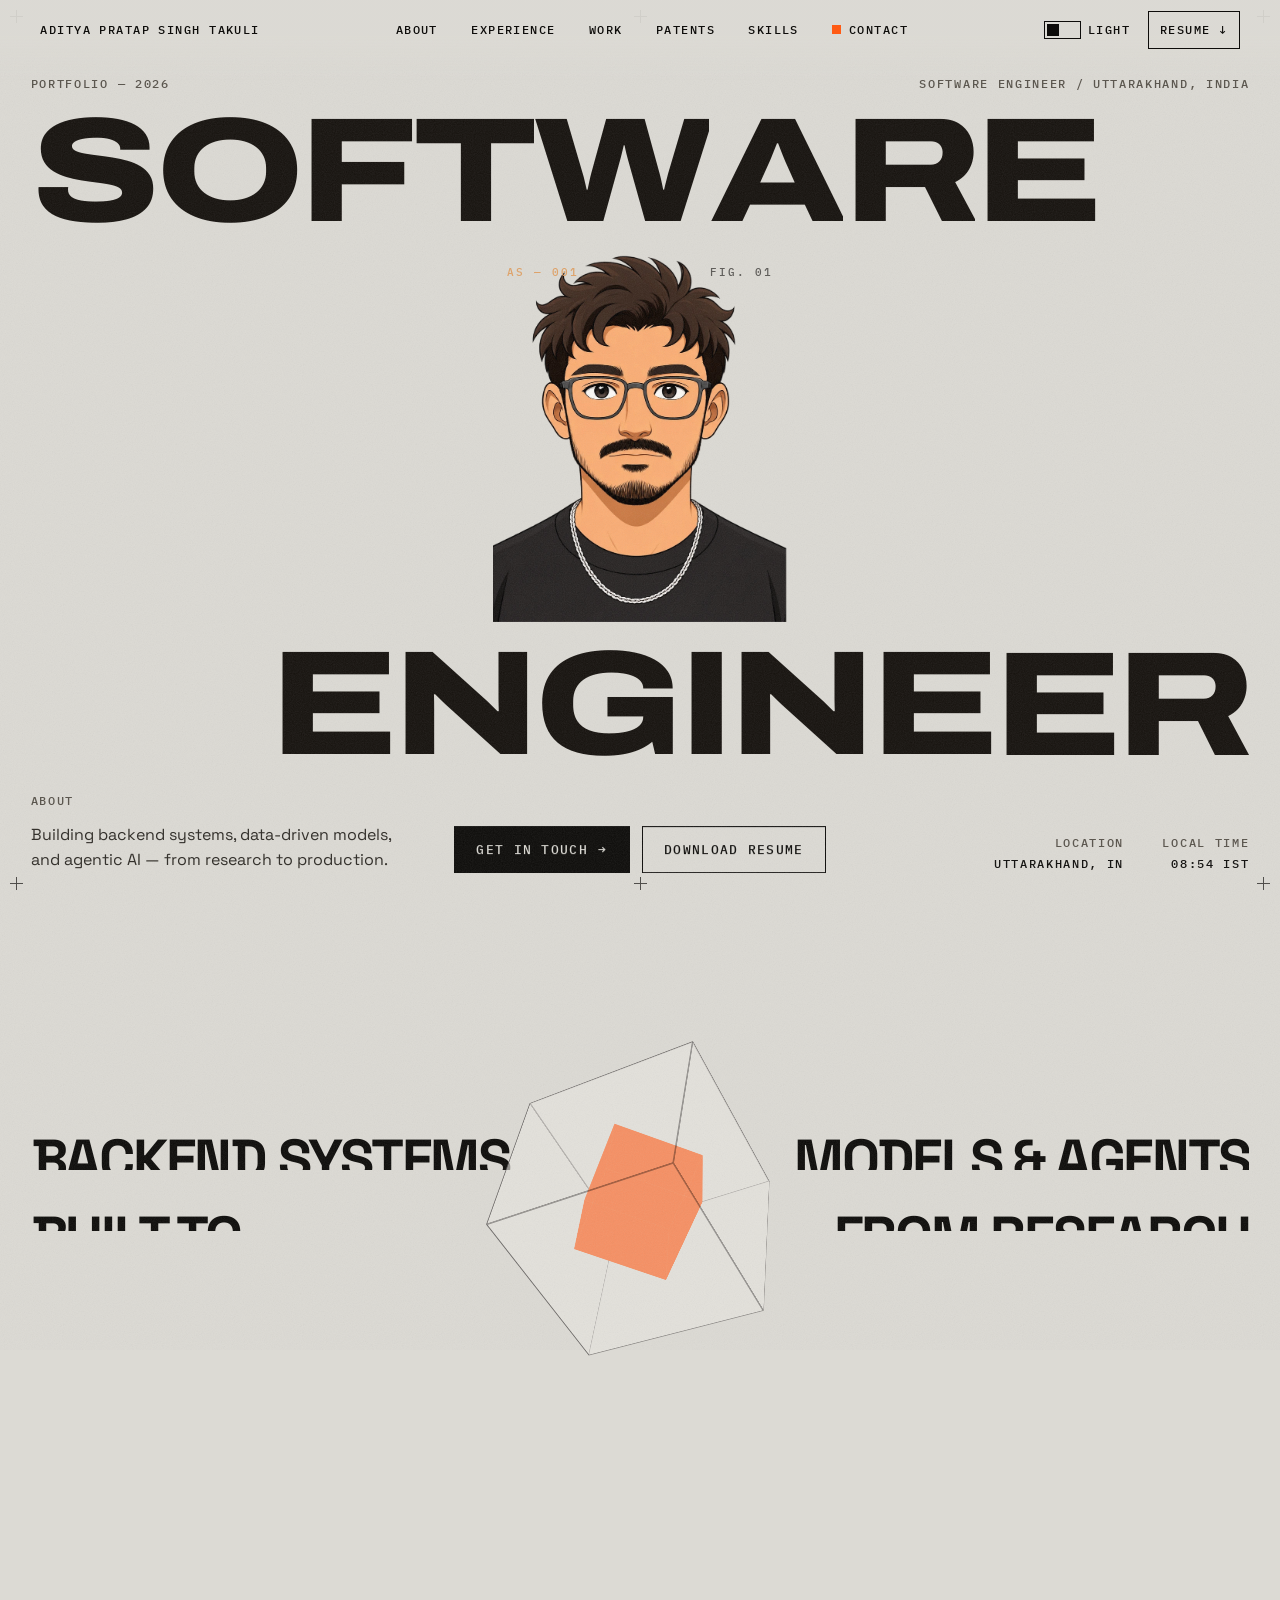
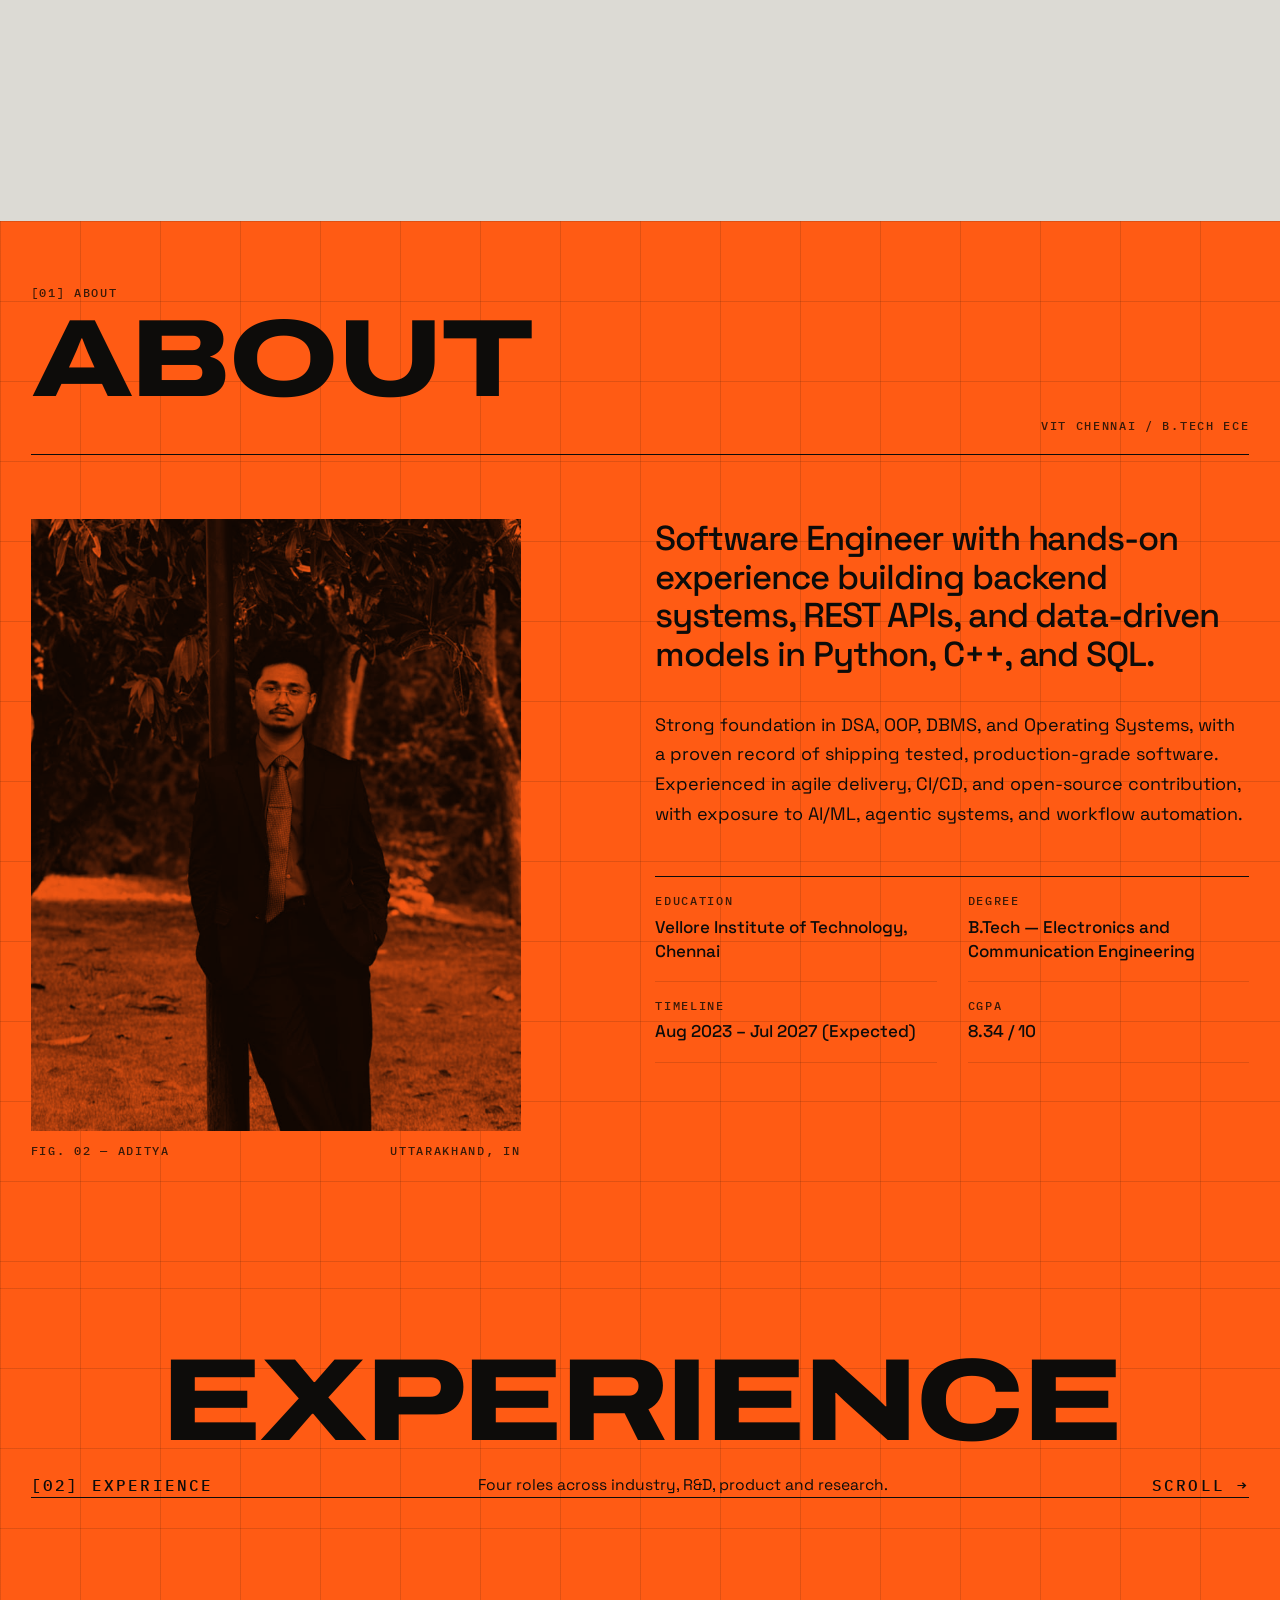
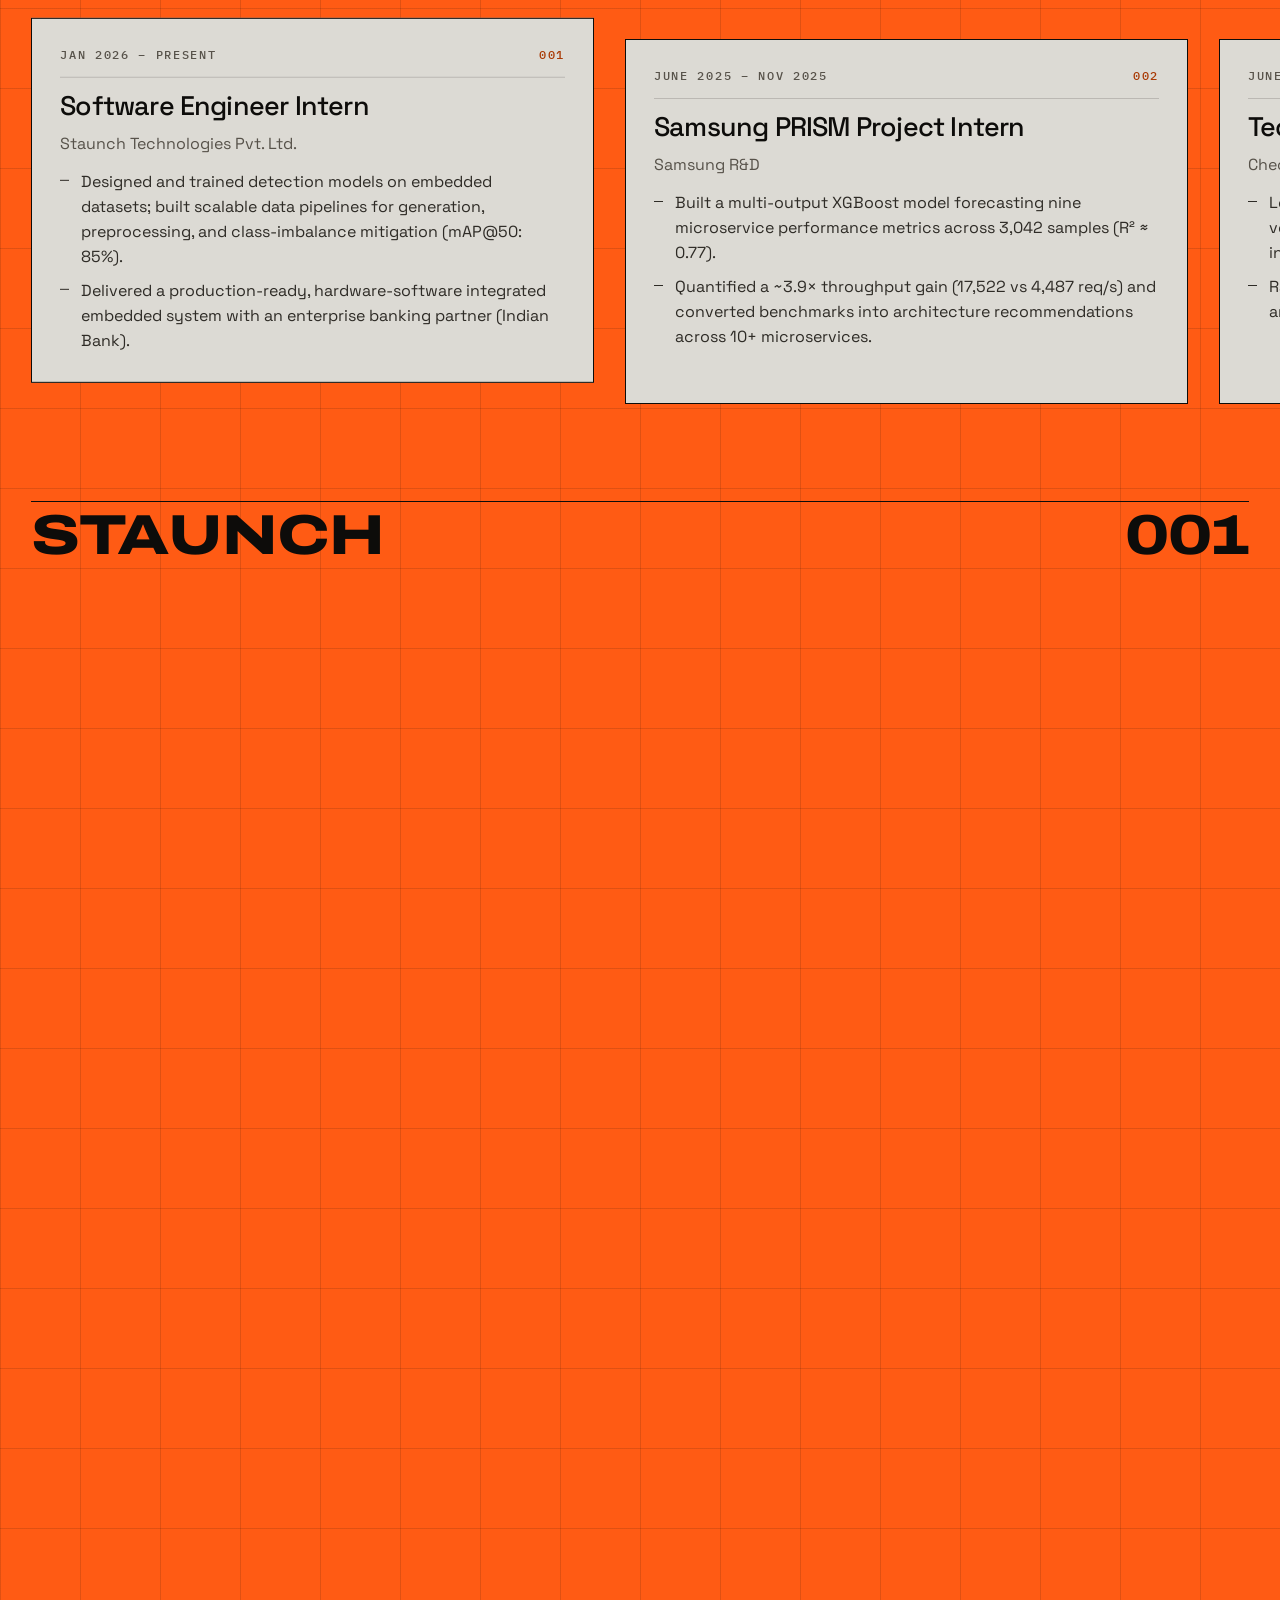
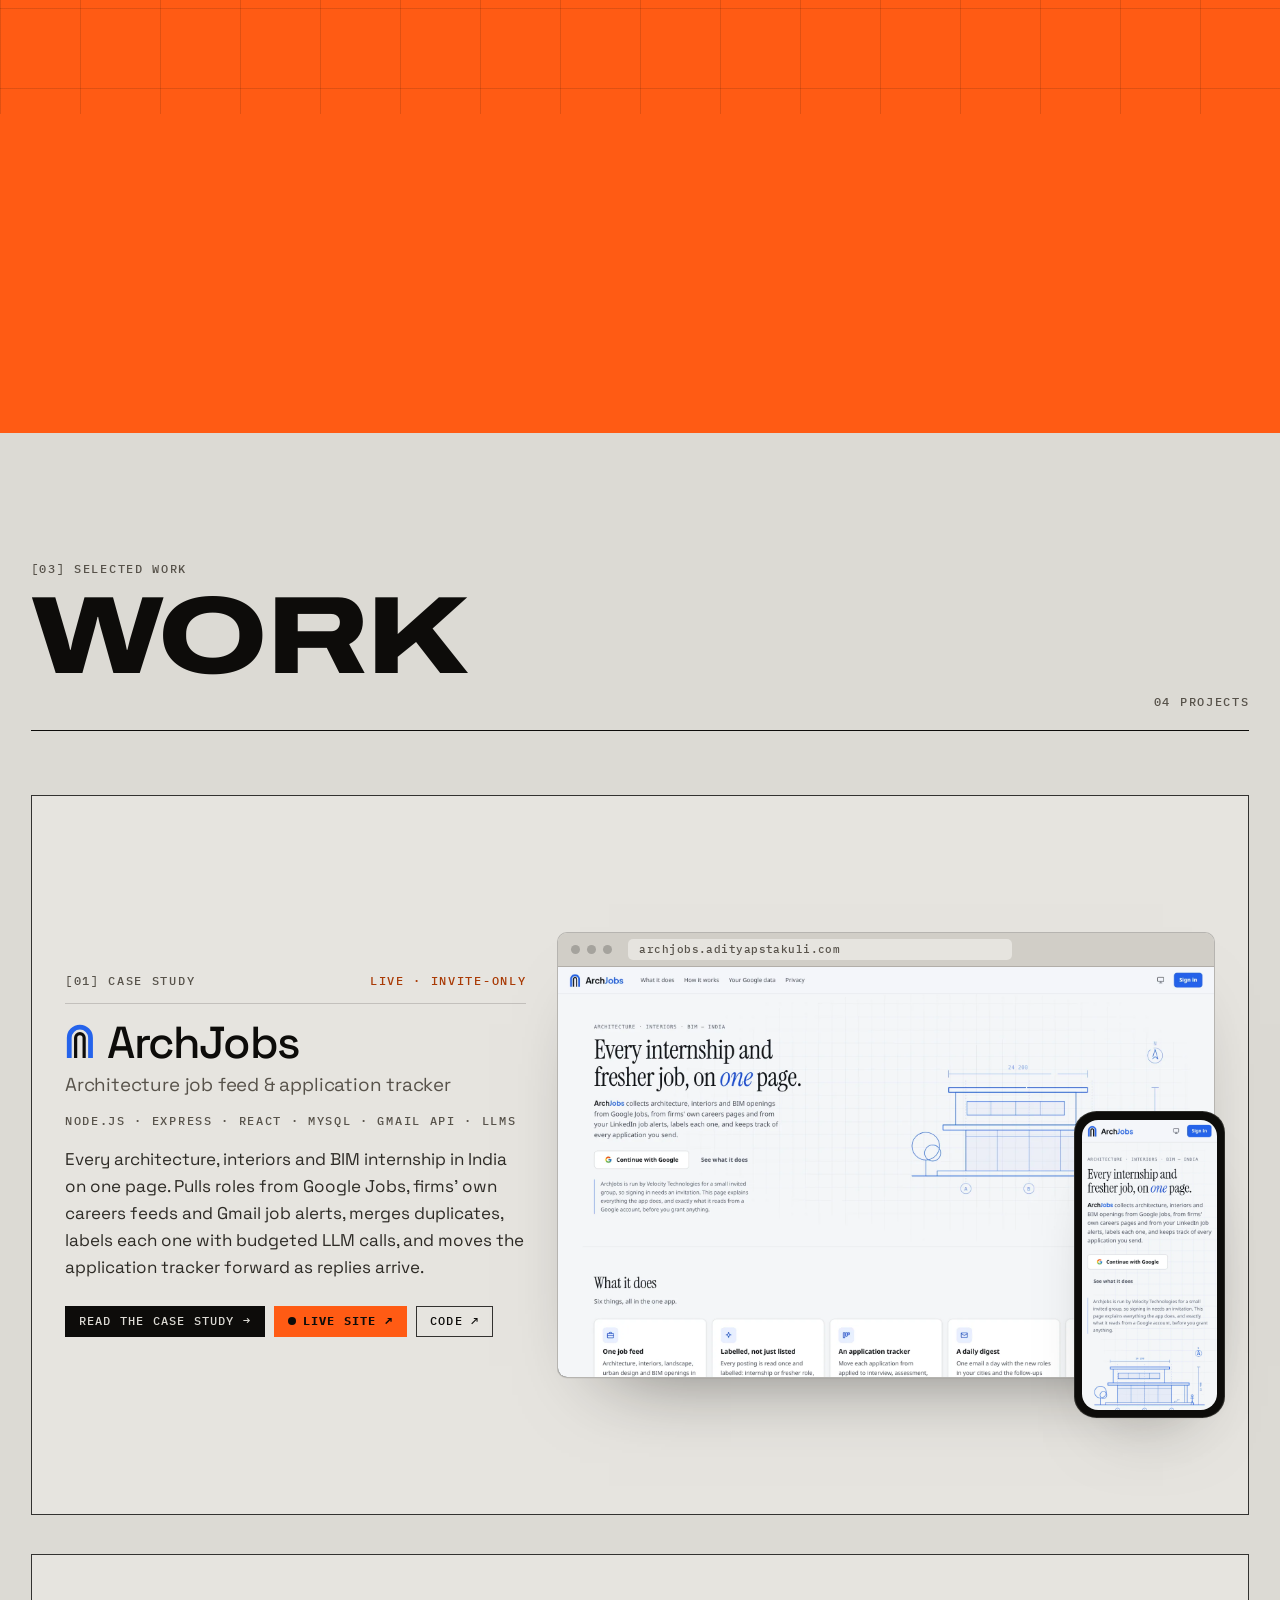
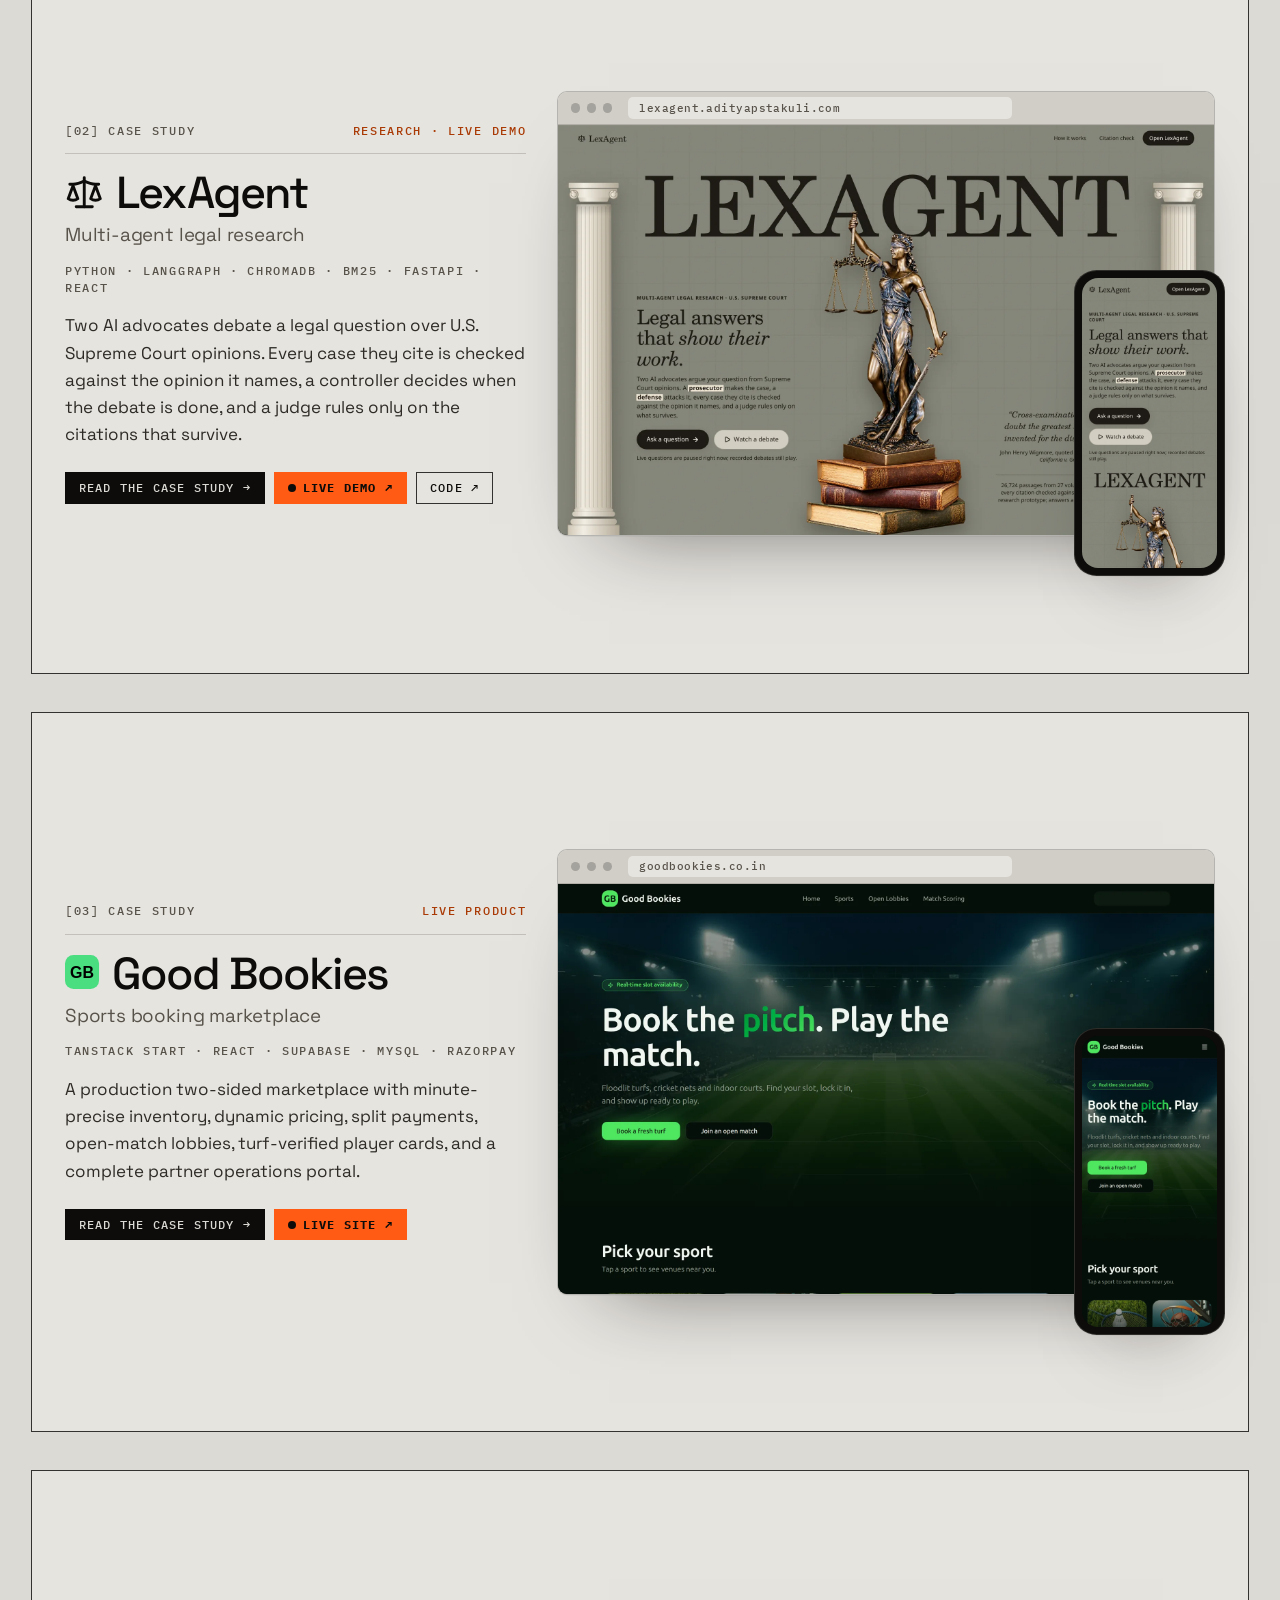
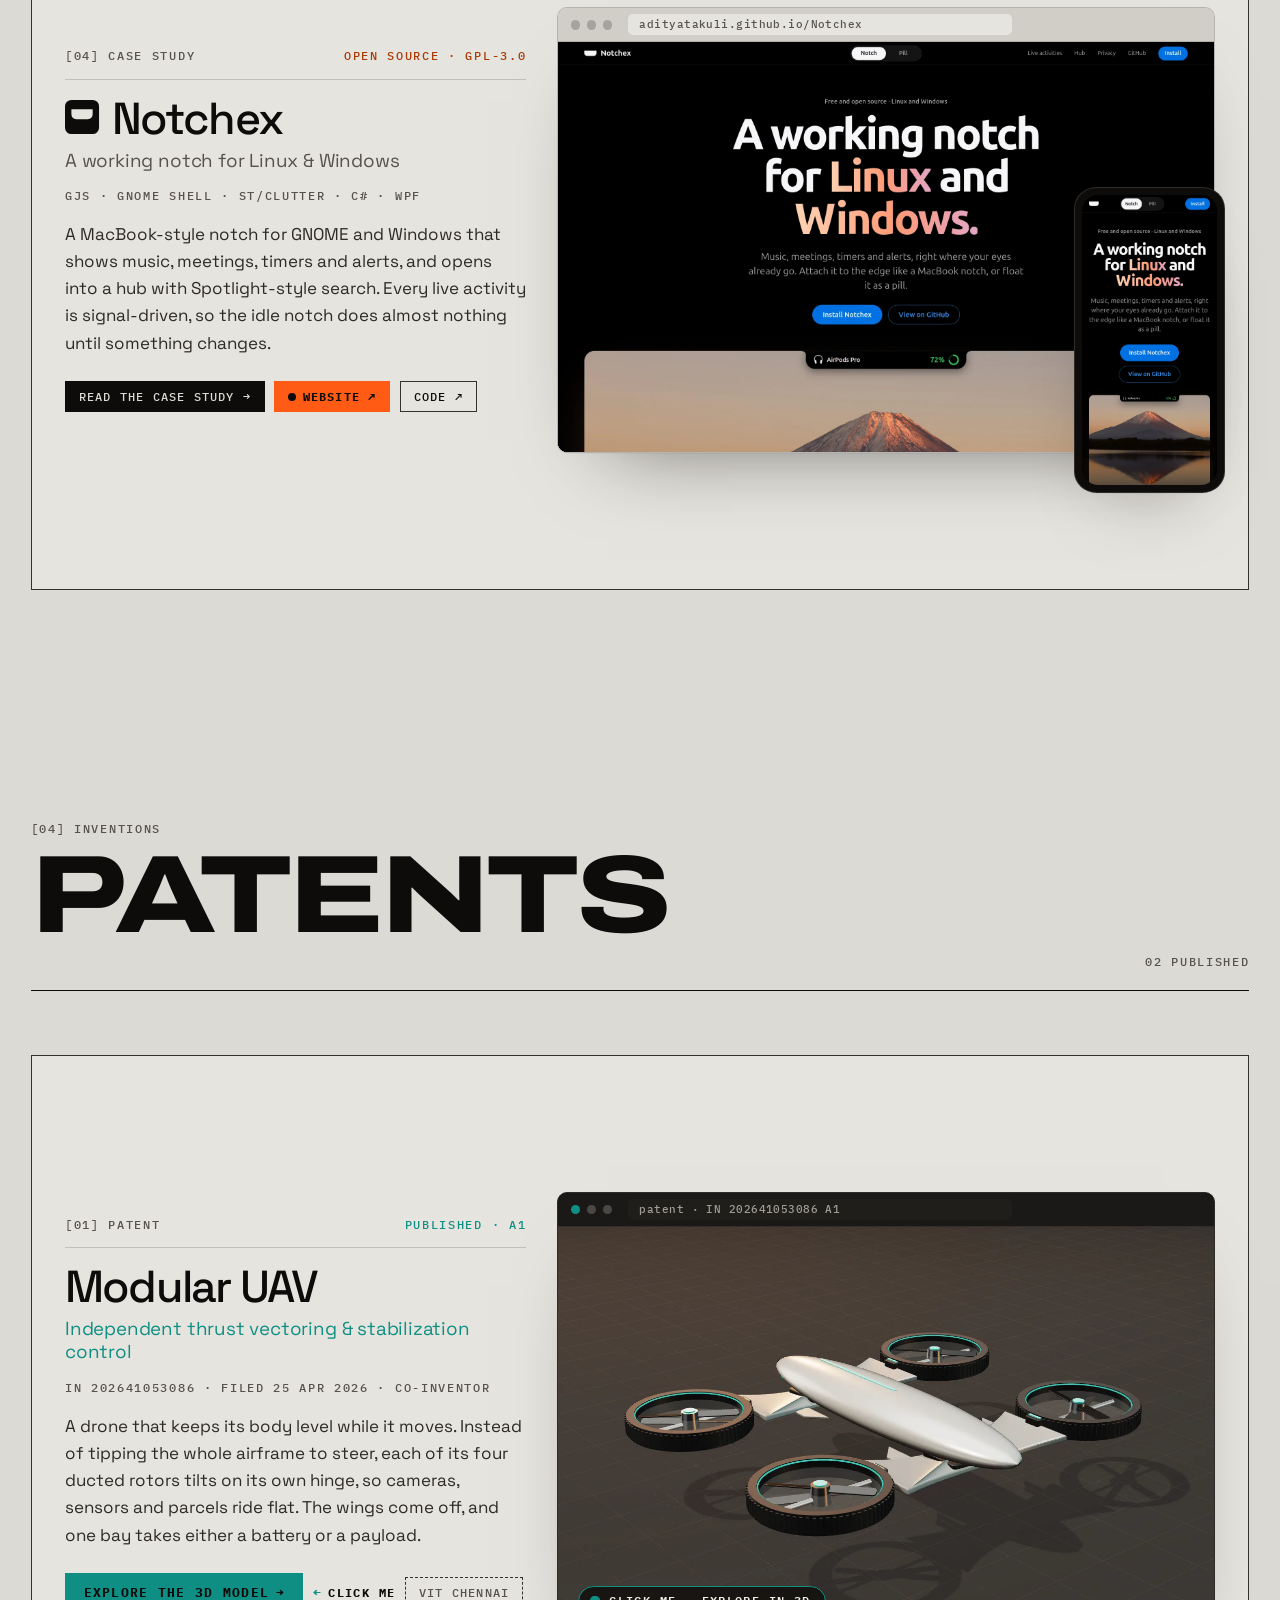
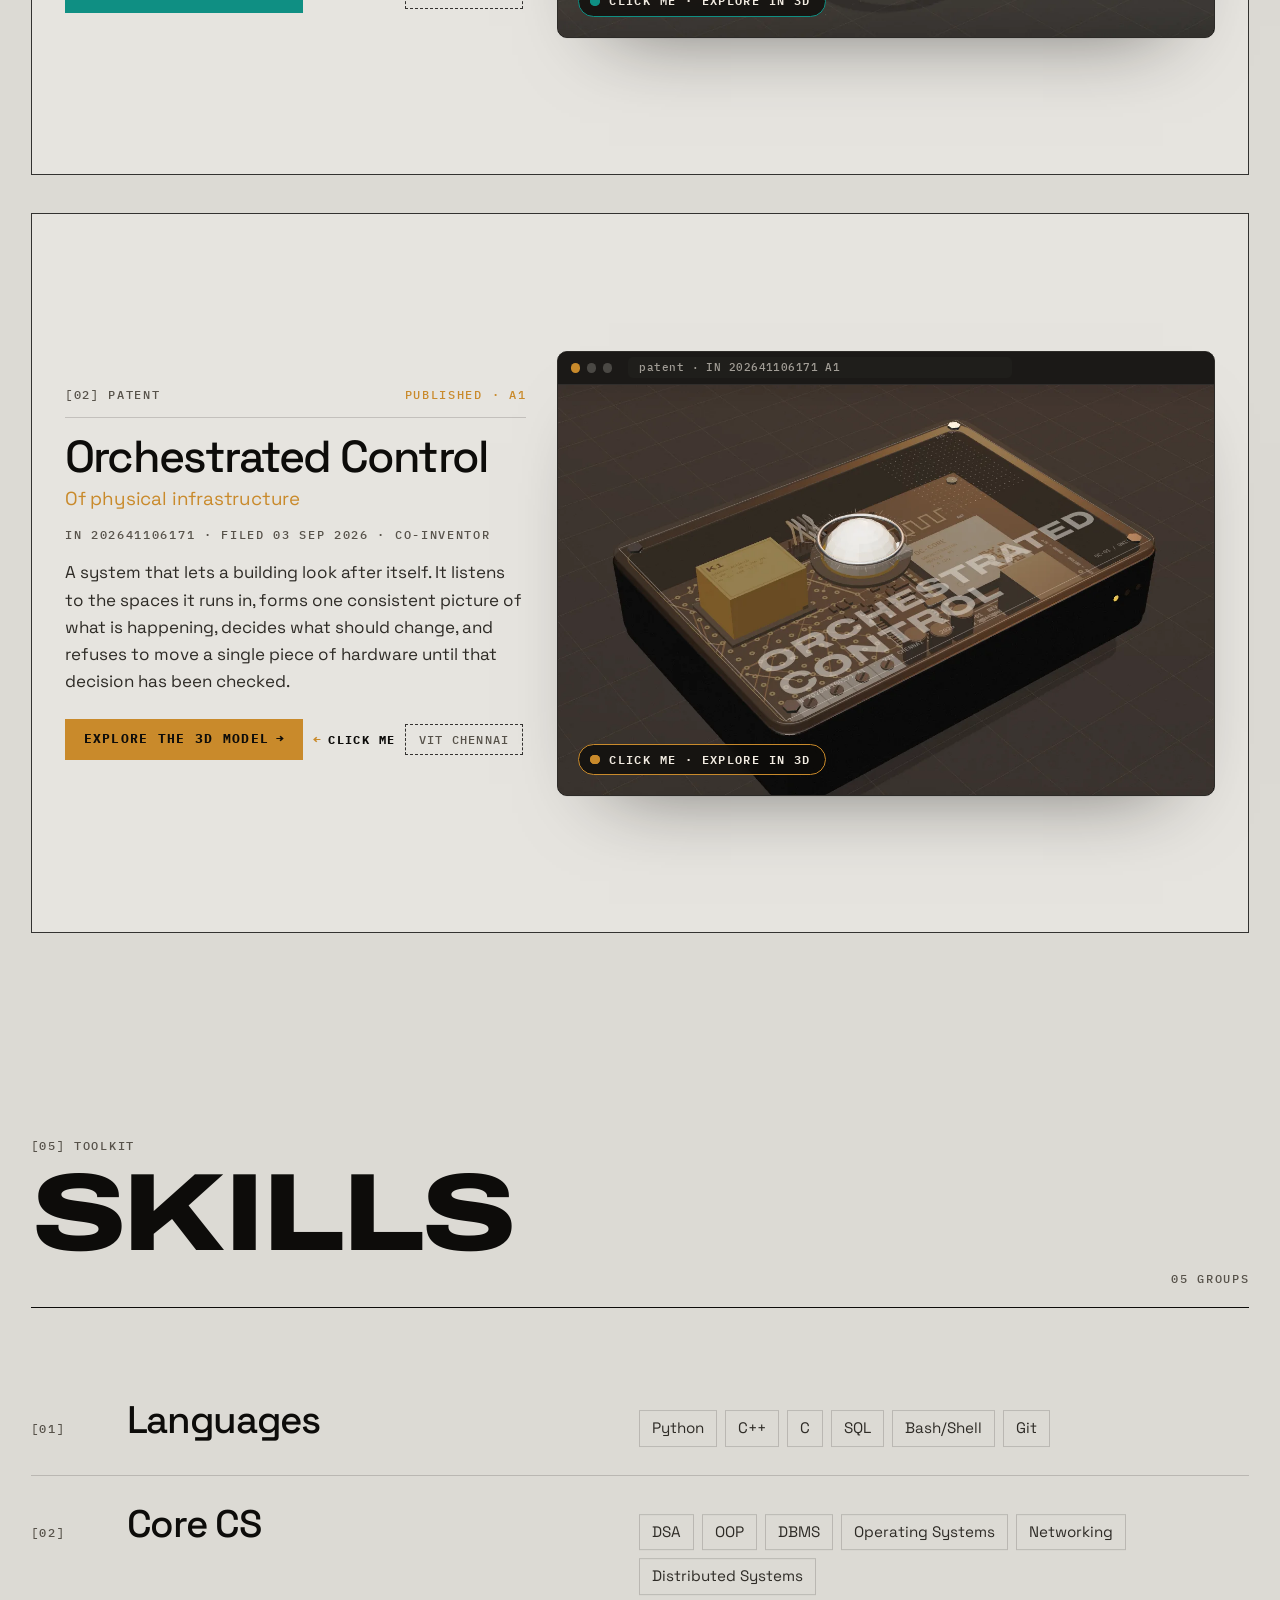
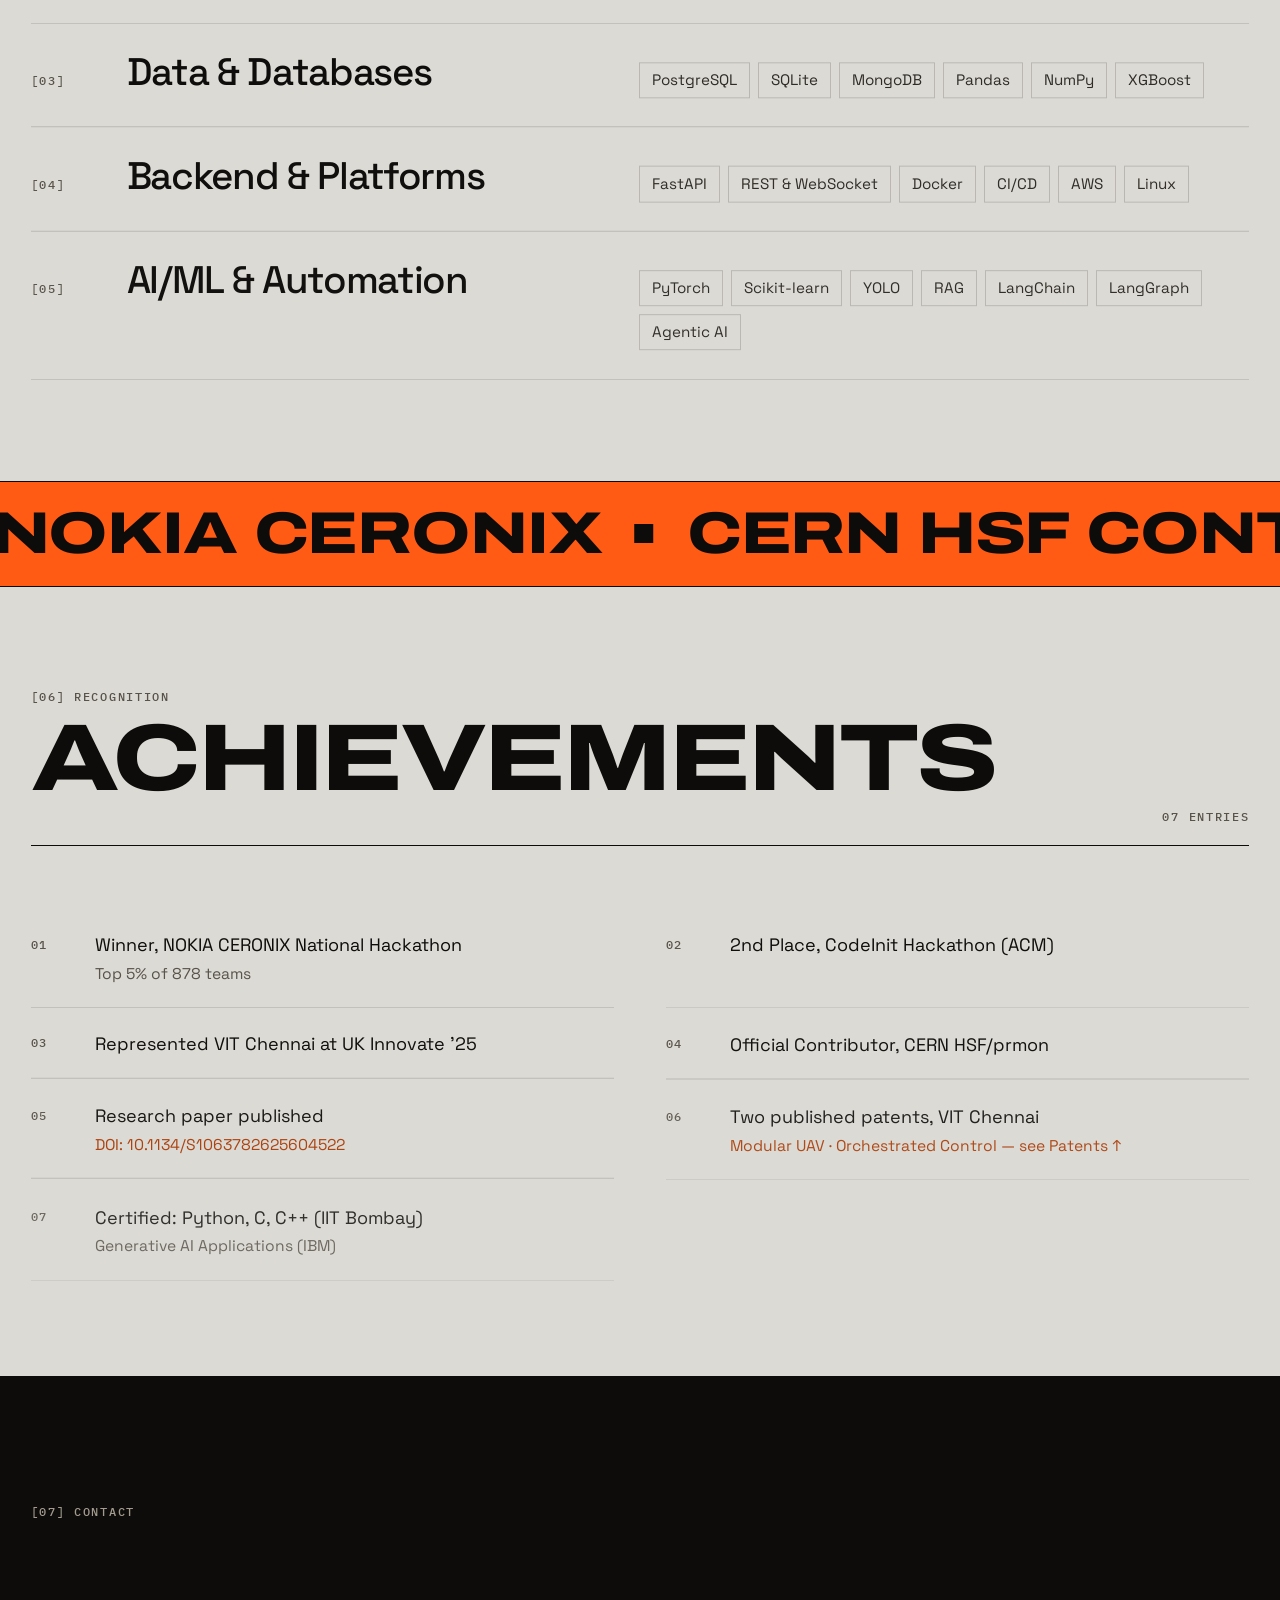
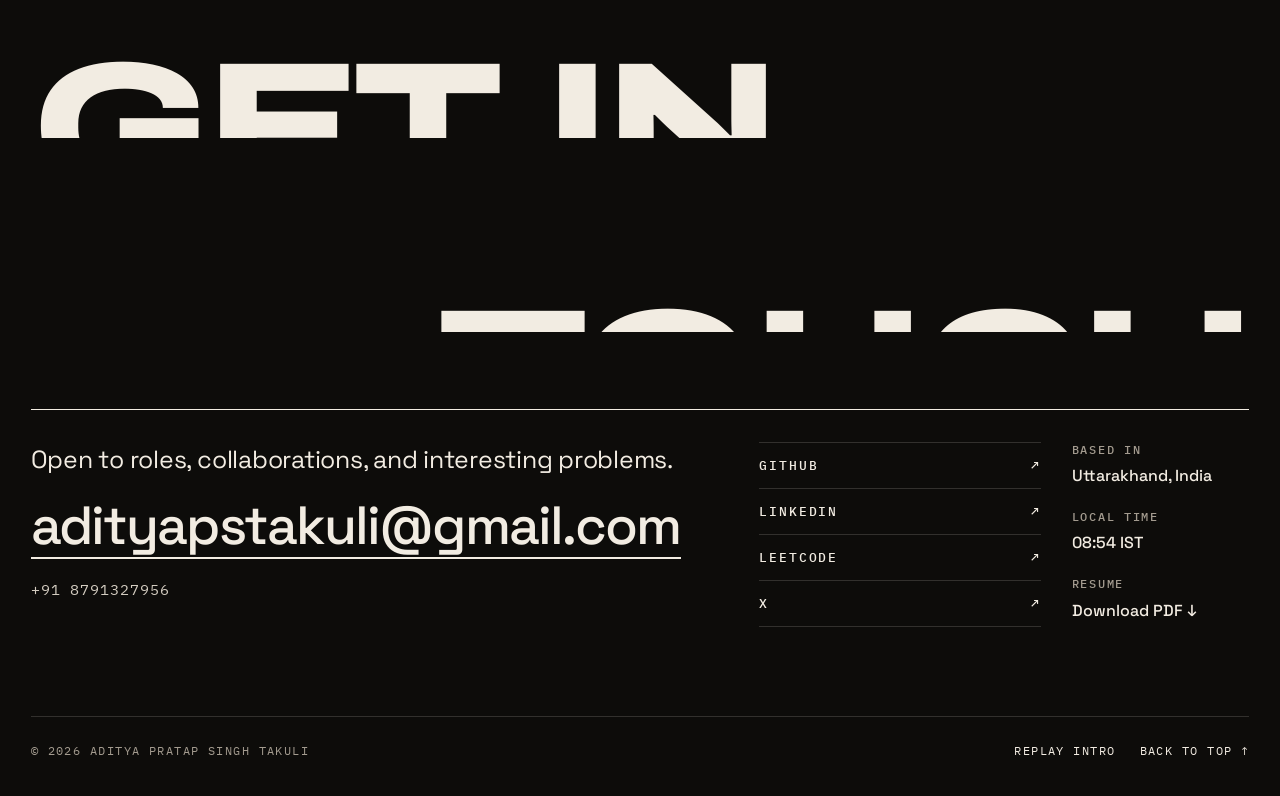
<file: index.html>
<!DOCTYPE html>
<html lang="en" data-loader>
  <head>
    <meta charset="UTF-8" />
    <meta name="viewport" content="width=device-width, initial-scale=1.0" />
    <title>Aditya Pratap Singh Takuli — Software Engineer</title>
    <meta
      name="description"
      content="Software engineer building backend systems, data-driven models, and agentic AI — from research to production."
    />
    <meta name="theme-color" content="#dcdad4" />
    <!-- Light unless the visitor picks dark; also opts out of browsers that
         auto-darken websites (Edge, Brave and Chrome "dark mode for web content"). -->
    <meta name="color-scheme" content="only light" />
    <link rel="icon" href="static/img/icons/favicon.ico" sizes="32x32" />
    <link rel="icon" href="static/img/icons/favicon.svg" type="image/svg+xml" />
    <link rel="apple-touch-icon" href="static/img/icons/apple-touch-icon.png" />
    <link rel="preconnect" href="https://fonts.googleapis.com" />
    <link rel="preconnect" href="https://fonts.gstatic.com" crossorigin />
    <link
      href="https://fonts.googleapis.com/css2?family=Archivo:wdth,wght@125,800&family=IBM+Plex+Mono:wght@400;500&family=Space+Grotesk:wght@400;500;700&display=swap"
      rel="stylesheet"
    />
    <link rel="preload" as="image" href="static/img/aditya-cutout.webp?v=4" />
    <link rel="stylesheet" href="static/css/base.css?v=6" />
    <link rel="stylesheet" href="static/css/home.css?v=8" />
    <link rel="stylesheet" href="static/css/sections.css?v=6" />
    <script>
      (function () {
        var d = document.documentElement;
        d.classList.add("js");
        try {
          // Light is the default; only a visitor's own choice overrides it.
          d.setAttribute("data-theme", localStorage.getItem("theme-pref") || "light");
        } catch (e) {
          d.setAttribute("data-theme", "light");
        }
        // Following a link inside the site closes a curtain; the next page
        // opens it. A fresh visit gets the full enter screen instead.
        var internal = false;
        try {
          internal = sessionStorage.getItem("apst-nav") === "1";
          sessionStorage.removeItem("apst-nav");
        } catch (e) {}
        var reduce = window.matchMedia("(prefers-reduced-motion: reduce)").matches;
        window.__enter = new Promise(function (resolve) {
          window.__enterResolve = resolve;
        });
        if (internal) {
          d.classList.add("is-arriving");
        } else if (!reduce) {
          d.classList.add("is-loading");
          setTimeout(function () {
            d.classList.remove("is-loading");
            window.__enterResolve();
          }, 9500);
        }
      })();
    </script>
  </head>
  <body>
    <a class="skip-link" href="#main">Skip to content</a>

    <!-- Enter screen — port of "Loading Screen 1b" -->
    <div class="loader" id="loader" aria-hidden="true">
      <div class="loader-name"><span>ADITYA</span></div>
      <div class="loader-bust">
        <img src="static/img/aditya-bust.webp?v=2" alt="" width="1302" height="1208" fetchpriority="high" />
      </div>
      <div class="loader-scan"></div>
      <div class="loader-id">
        <span class="loader-initials">AS — 001</span>
        <span class="loader-role">software engineer<br />backend · data · agentic AI</span>
      </div>
      <span class="loader-status">establishing connection</span>
      <div class="loader-foot">
        <div class="loader-ticker">
          <div class="loader-ticker-track">
            <span>loading typefaces</span>
            <span>compiling shaders</span>
            <span>fetching case studies</span>
            <span>warming the pixels</span>
            <span>ready</span>
          </div>
        </div>
        <div class="loader-bar"><span><i></i></span></div>
        <div class="loader-pct">0</div>
      </div>
    </div>

    <div class="curtain" aria-hidden="true">
      <i></i><i></i><i></i><i></i><i></i><i></i><i></i><i></i><i></i><i></i>
      <span class="curtain-label"></span>
    </div>
    <div class="grain" aria-hidden="true"></div>
    <div class="marks" aria-hidden="true"><i></i><i></i><i></i><i></i><i></i><i></i></div>
    <div class="cursor" aria-hidden="true"></div>

    <header class="nav">
      <a class="nav-name" href="#top" data-intro>Aditya Pratap Singh Takuli</a>
      <nav class="nav-links" aria-label="Primary" data-intro>
        <a href="#about">About</a>
        <a href="#experience">Experience</a>
        <a href="#work">Work</a>
        <a href="#patents">Patents</a>
        <a href="#skills">Skills</a>
        <a class="nav-cta" href="#contact">Contact</a>
      </nav>
      <div class="nav-tools" data-intro>
        <button
          type="button"
          class="theme-toggle"
          id="theme-toggle"
          role="switch"
          aria-checked="false"
          aria-label="Toggle color theme"
        >
          <span class="theme-track" aria-hidden="true"><span class="theme-thumb"></span></span>
          <span class="theme-name" aria-hidden="true"></span>
        </button>
        <a class="nav-resume" href="static/Aditya_Pratap_Singh_Takuli_Resume.pdf" download>Resume ↓</a>
        <button type="button" class="nav-menu" aria-expanded="false" aria-controls="menu" aria-label="Open menu"></button>
      </div>
    </header>

    <div class="menu" id="menu" aria-hidden="true">
      <nav class="menu-links" aria-label="Menu">
        <a href="#about"><span>About</span></a>
        <a href="#experience"><span>Experience</span></a>
        <a href="#work"><span>Work</span></a>
        <a href="#patents"><span>Patents</span></a>
        <a href="#skills"><span>Skills</span></a>
        <a href="#contact"><span>Contact</span></a>
      </nav>
      <div class="menu-foot">
        <a href="static/Aditya_Pratap_Singh_Takuli_Resume.pdf" download>Resume ↓</a>
        <span>Uttarakhand, IN · <span data-clock>--:--</span> IST</span>
      </div>
    </div>

    <main id="main">
      <!-- Hero -------------------------------------------------------------->
      <section class="hero tone-paper" id="top" data-tone="paper">
        <div class="hero-top" data-intro>
          <span class="label">Portfolio — 2026</span>
          <span class="label">Software engineer / Uttarakhand, India</span>
        </div>
        <h1 class="visually-hidden">Aditya Pratap Singh Takuli — Software Engineer</h1>
        <span class="hero-word hero-word--a" aria-hidden="true" data-hero-word>Software</span>
        <figure class="hero-portrait" data-hero-portrait>
          <img
            src="static/img/aditya-cutout.webp?v=4"
            alt="Illustrated portrait of Aditya"
            width="1024"
            height="950"
          />
          <span class="scan" aria-hidden="true"></span>
          <figcaption aria-hidden="true"><span>AS — 001</span><span>fig. 01</span></figcaption>
        </figure>
        <span class="hero-word hero-word--b" aria-hidden="true" data-hero-word>Engineer</span>
        <div class="hero-bottom">
          <div class="hero-intro" data-intro>
            <p class="label">About</p>
            <p>
              Building backend systems, data-driven models, and agentic AI — from
              research to production.
            </p>
          </div>
          <div class="hero-cta" data-intro>
            <a class="btn btn-fill" href="#contact">Get in touch <span class="btn-arrow" aria-hidden="true">→</span></a>
            <a class="btn" href="static/Aditya_Pratap_Singh_Takuli_Resume.pdf" download>Download resume</a>
          </div>
          <div class="hero-where" data-intro>
            <p class="label">Location <b>Uttarakhand, IN</b></p>
            <p class="label">Local time <b><span data-clock>--:--</span> IST</b></p>
          </div>
        </div>
      </section>

      <!-- Statement --------------------------------------------------------->
      <section class="statement tone-paper" data-tone="paper" aria-label="Approach">
        <p class="statement-col statement-col--l">
          <span class="roll-line">Backend systems</span>
          <span class="roll-line">built to</span>
          <span class="roll-line">hold the load</span>
        </p>
        <div class="cube-stage" aria-hidden="true">
          <div class="cube" data-cube>
            <i></i><i></i><i></i><i></i><i></i><i></i>
            <div class="cube-core"><i></i><i></i><i></i><i></i><i></i><i></i></div>
          </div>
        </div>
        <p class="statement-col statement-col--r">
          <span class="roll-line">Models &amp; agents</span>
          <span class="roll-line">from research</span>
          <span class="roll-line">to production</span>
        </p>
      </section>

      <div class="pixel-wipe" aria-hidden="true">
        <i></i><i></i><i></i><i></i><i></i><i></i><i></i><i></i>
        <i></i><i></i><i></i><i></i><i></i><i></i><i></i><i></i>
      </div>

      <!-- About ------------------------------------------------------------->
      <section class="about tone-accent grid-lines" id="about" data-tone="accent">
        <header class="sec-head">
          <span class="label">[01] About</span>
          <h2 class="sec-title" data-split>About</h2>
          <span class="label sec-note">VIT Chennai / B.Tech ECE</span>
        </header>
        <div class="about-grid">
          <figure class="about-photo" data-reveal>
            <div class="about-frame" data-duo>
              <img class="duo" src="static/img/profile.jpg?v=2" alt="" width="720" height="1280" loading="lazy" />
              <img
                class="mono"
                src="static/img/profile.jpg?v=2"
                alt="Portrait of Aditya Pratap Singh Takuli"
                width="720"
                height="1280"
                loading="lazy"
              />
            </div>
            <figcaption><span class="label">fig. 02 — Aditya</span><span class="label">Uttarakhand, IN</span></figcaption>
          </figure>
          <div class="about-copy">
            <p class="about-lead" data-split>
              Software Engineer with hands-on experience building backend systems, REST
              APIs, and data-driven models in Python, C++, and SQL.
            </p>
            <p class="about-body" data-reveal>
              Strong foundation in DSA, OOP, DBMS, and Operating Systems, with a proven
              record of shipping tested, production-grade software. Experienced in agile
              delivery, CI/CD, and open-source contribution, with exposure to AI/ML,
              agentic systems, and workflow automation.
            </p>
            <dl class="facts" data-reveal>
              <div><dt class="label">Education</dt><dd>Vellore Institute of Technology, Chennai</dd></div>
              <div><dt class="label">Degree</dt><dd>B.Tech — Electronics and Communication Engineering</dd></div>
              <div><dt class="label">Timeline</dt><dd>Aug 2023 – Jul 2027 (Expected)</dd></div>
              <div><dt class="label">CGPA</dt><dd>8.34 / 10</dd></div>
            </dl>
          </div>
        </div>
      </section>

      <!-- Experience -------------------------------------------------------->
      <section class="reel tone-accent grid-lines" id="experience" data-tone="accent">
        <div class="reel-pin">
          <header class="reel-head">
            <h2 class="reel-title" data-split>Experience</h2>
            <div class="reel-sub">
              <p class="label">[02] Experience</p>
              <p>Four roles across industry, R&amp;D, product and research.</p>
              <p class="label" aria-hidden="true">Scroll →</p>
            </div>
          </header>
          <div class="reel-viewport">
            <ol class="reel-track">
              <li class="job">
                <div class="job-top"><span class="label">Jan 2026 – Present</span><span class="label">001</span></div>
                <h3 class="job-role">Software Engineer Intern</h3>
                <p class="job-org">Staunch Technologies Pvt. Ltd.</p>
                <ul class="job-points">
                  <li>
                    Designed and trained detection models on embedded datasets; built
                    scalable data pipelines for generation, preprocessing, and
                    class-imbalance mitigation (mAP@50: 85%).
                  </li>
                  <li>
                    Delivered a production-ready, hardware-software integrated embedded
                    system with an enterprise banking partner (Indian Bank).
                  </li>
                </ul>
              </li>
              <li class="job">
                <div class="job-top"><span class="label">June 2025 – Nov 2025</span><span class="label">002</span></div>
                <h3 class="job-role">Samsung PRISM Project Intern</h3>
                <p class="job-org">Samsung R&amp;D</p>
                <ul class="job-points">
                  <li>
                    Built a multi-output XGBoost model forecasting nine microservice
                    performance metrics across 3,042 samples (R² ≈ 0.77).
                  </li>
                  <li>
                    Quantified a ~3.9× throughput gain (17,522 vs 4,487 req/s) and
                    converted benchmarks into architecture recommendations across 10+
                    microservices.
                  </li>
                </ul>
              </li>
              <li class="job">
                <div class="job-top"><span class="label">June 2025 – Feb 2026</span><span class="label">003</span></div>
                <h3 class="job-role">Technical Product Lead</h3>
                <p class="job-org">Checkinly (Smart Hospitality Platform)</p>
                <ul class="job-points">
                  <li>
                    Led end-to-end development; integrated Onfido identity verification
                    and Tuya/TTLock IoT SDKs, cutting manual check-in time by 85–90%.
                  </li>
                  <li>
                    Ran market and feasibility research that shaped product architecture
                    and go-to-market decisions.
                  </li>
                </ul>
              </li>
              <li class="job">
                <div class="job-top"><span class="label">May 2025 – Aug 2025</span><span class="label">004</span></div>
                <h3 class="job-role">HPC / Research Intern</h3>
                <p class="job-org">CSIR Fourth Paradigm Institute (CSIR-4PI), Bengaluru</p>
                <ul class="job-points">
                  <li>
                    Designed a hybrid HTTP (REST) + WebSocket network with FastAPI for
                    real-time WLAN data synchronisation (sub-second propagation).
                  </li>
                  <li>Optimised deep learning models for resource-constrained edge hardware.</li>
                </ul>
              </li>
            </ol>
          </div>
          <div class="reel-foot" aria-hidden="true">
            <div class="reel-names">
              <div class="reel-names-track">
                <span>Staunch</span><span>Samsung R&amp;D</span><span>Checkinly</span><span>CSIR-4PI</span>
              </div>
            </div>
            <div class="reel-count">
              <div class="reel-count-track"><span>001</span><span>002</span><span>003</span><span>004</span></div>
            </div>
          </div>
        </div>
      </section>

      <div class="pixel-wipe pixel-wipe--out" aria-hidden="true">
        <i></i><i></i><i></i><i></i><i></i><i></i><i></i><i></i>
        <i></i><i></i><i></i><i></i><i></i><i></i><i></i><i></i>
      </div>

      <!-- Work -------------------------------------------------------------->
      <section class="work tone-paper" id="work" data-tone="paper">
        <header class="sec-head">
          <span class="label">[03] Selected work</span>
          <h2 class="sec-title" data-split>Work</h2>
          <span class="label sec-note">04 projects</span>
        </header>

        <div class="stack">
          <article class="stack-card" data-stack>
            <div class="stack-copy">
              <div class="stack-meta"><span class="label">[01] Case study</span><span class="label label--hl">Live · Invite-only</span></div>
              <h3 class="stack-title"><svg class="pmark pmark--aj" viewBox="0 0 28 32" aria-hidden="true" focusable="false"><path class="lm-outer" d="M4 32V13A10 10 0 0 1 24 13V32" /><path class="lm-inner" d="M10 32V13A4 4 0 0 1 18 13V32" /></svg>ArchJobs <small>Architecture job feed &amp; application tracker</small></h3>
              <p class="label">Node.js · Express · React · MySQL · Gmail API · LLMs</p>
              <p class="stack-blurb">
                Every architecture, interiors and BIM internship in India on one page. Pulls
                roles from Google Jobs, firms' own careers feeds and Gmail job alerts, merges
                duplicates, labels each one with budgeted LLM calls, and moves the
                application tracker forward as replies arrive.
              </p>
              <div class="stack-links">
                <a class="chip chip--solid" href="projects/archjobs.html" data-title="ArchJobs">Read the case study →</a>
                <a class="chip chip--live" href="https://archjobs.adityapstakuli.com" target="_blank" rel="noopener noreferrer">Live site ↗</a>
                <a class="chip" href="https://github.com/AdityaTakuli/JobHunt" target="_blank" rel="noopener noreferrer">Code ↗</a>
              </div>
            </div>
            <div class="stack-media">
              <figure class="frame frame--browser">
                <div class="frame-bar" aria-hidden="true"><i></i><i></i><i></i><span class="frame-url">archjobs.adityapstakuli.com</span></div>
                <div class="frame-view">
                  <img
                    src="static/img/projects/archjobs/aj-landing.webp?v=3"
                    alt="ArchJobs landing page with an architectural elevation drawing beside the headline"
                    width="1920"
                    height="1200"
                    loading="lazy"
                  />
                </div>
              </figure>
              <div class="stack-phone">
                <figure class="frame frame--phone">
                  <div class="frame-view">
                    <img
                      src="static/img/projects/archjobs/aj-mobile.webp?v=3"
                      alt="ArchJobs landing page on a phone"
                      width="780"
                      height="1688"
                      loading="lazy"
                    />
                  </div>
                </figure>
              </div>
            </div>
            <a class="card-link" href="projects/archjobs.html" data-title="ArchJobs" tabindex="-1" aria-hidden="true"></a>
          </article>

          <article class="stack-card" data-stack>
            <div class="stack-copy">
              <div class="stack-meta"><span class="label">[02] Case study</span><span class="label label--hl">Research · Live demo</span></div>
              <h3 class="stack-title"><svg class="pmark pmark--lex" viewBox="0 0 24 24" aria-hidden="true" focusable="false"><path d="m16 16 3-8 3 8c-.87.65-1.92 1-3 1s-2.13-.35-3-1Z" /><path d="m2 16 3-8 3 8c-.87.65-1.92 1-3 1s-2.13-.35-3-1Z" /><path d="M7 21h10" /><path d="M12 3v18" /><path d="M3 7h2c2 0 5-1 7-2 2 1 5 2 7 2h2" /></svg>LexAgent <small>Multi-agent legal research</small></h3>
              <p class="label">Python · LangGraph · ChromaDB · BM25 · FastAPI · React</p>
              <p class="stack-blurb">
                Two AI advocates debate a legal question over U.S. Supreme Court opinions.
                Every case they cite is checked against the opinion it names, a controller
                decides when the debate is done, and a judge rules only on the citations that
                survive.
              </p>
              <div class="stack-links">
                <a class="chip chip--solid" href="projects/lexagent.html" data-title="LexAgent">Read the case study →</a>
                <a class="chip chip--live" href="https://lexagent.adityapstakuli.com" target="_blank" rel="noopener noreferrer">Live demo ↗</a>
                <a class="chip" href="https://github.com/AdityaTakuli/LexAgent" target="_blank" rel="noopener noreferrer">Code ↗</a>
              </div>
            </div>
            <div class="stack-media">
              <figure class="frame frame--browser">
                <div class="frame-bar" aria-hidden="true"><i></i><i></i><i></i><span class="frame-url">lexagent.adityapstakuli.com</span></div>
                <div class="frame-view">
                  <img
                    src="static/img/projects/lexagent/lx-landing.webp"
                    alt="LexAgent landing page: legal answers that show their work, beside a statue of Lady Justice"
                    width="1920"
                    height="1200"
                    loading="lazy"
                  />
                </div>
              </figure>
              <div class="stack-phone">
                <figure class="frame frame--phone">
                  <div class="frame-view">
                    <img
                      src="static/img/projects/lexagent/lx-mobile.webp"
                      alt="LexAgent landing page on a phone"
                      width="780"
                      height="1688"
                      loading="lazy"
                    />
                  </div>
                </figure>
              </div>
            </div>
            <a class="card-link" href="projects/lexagent.html" data-title="LexAgent" tabindex="-1" aria-hidden="true"></a>
          </article>

          <article class="stack-card" data-stack>
            <div class="stack-copy">
              <div class="stack-meta"><span class="label">[03] Case study</span><span class="label label--hl">Live product</span></div>
              <h3 class="stack-title"><svg class="pmark pmark--gb" viewBox="0 0 32 32" aria-hidden="true" focusable="false"><rect width="32" height="32" rx="8" /><text x="16" y="21.6" text-anchor="middle">GB</text></svg>Good Bookies <small>Sports booking marketplace</small></h3>
              <p class="label">TanStack Start · React · Supabase · MySQL · Razorpay</p>
              <p class="stack-blurb">
                A production two-sided marketplace with minute-precise inventory, dynamic
                pricing, split payments, open-match lobbies, turf-verified player cards,
                and a complete partner operations portal.
              </p>
              <div class="stack-links">
                <a class="chip chip--solid" href="projects/goodbookies.html" data-title="Good Bookies">Read the case study →</a>
                <a class="chip chip--live" href="https://goodbookies.co.in" target="_blank" rel="noopener noreferrer">Live site ↗</a>
              </div>
            </div>
            <div class="stack-media">
              <figure class="frame frame--browser">
                <div class="frame-bar" aria-hidden="true"><i></i><i></i><i></i><span class="frame-url">goodbookies.co.in</span></div>
                <div class="frame-view">
                  <img
                    src="static/img/projects/goodbookies/gb-landing.webp"
                    alt="Good Bookies landing page for finding and booking sports venues"
                    width="1920"
                    height="1200"
                    loading="lazy"
                  />
                </div>
              </figure>
              <div class="stack-phone">
                <figure class="frame frame--phone">
                  <div class="frame-view">
                    <img
                      src="static/img/projects/goodbookies/gb-mobile-home.webp"
                      alt="Good Bookies home screen on a phone"
                      width="780"
                      height="1688"
                      loading="lazy"
                    />
                  </div>
                </figure>
              </div>
            </div>
            <a class="card-link" href="projects/goodbookies.html" data-title="Good Bookies" tabindex="-1" aria-hidden="true"></a>
          </article>

          <article class="stack-card" data-stack>
            <div class="stack-copy">
              <div class="stack-meta"><span class="label">[04] Case study</span><span class="label label--hl">Open source · GPL-3.0</span></div>
              <h3 class="stack-title"><svg class="pmark pmark--nx" viewBox="0 0 32 32" aria-hidden="true" focusable="false"><path fill-rule="evenodd" d="M6 0h20a6 6 0 0 1 6 6v20a6 6 0 0 1-6 6H6a6 6 0 0 1-6-6V6a6 6 0 0 1 6-6ZM6 8.8V13.2Q6 18 10.8 18H21.2Q26 18 26 13.2V8.8Z" /></svg>Notchex <small>A working notch for Linux &amp; Windows</small></h3>
              <p class="label">GJS · GNOME Shell · St/Clutter · C# · WPF</p>
              <p class="stack-blurb">
                A MacBook-style notch for GNOME and Windows that shows music, meetings,
                timers and alerts, and opens into a hub with Spotlight-style search. Every
                live activity is signal-driven, so the idle notch does almost nothing until
                something changes.
              </p>
              <div class="stack-links">
                <a class="chip chip--solid" href="projects/notchex.html" data-title="Notchex">Read the case study →</a>
                <a class="chip chip--live" href="https://adityatakuli.github.io/Notchex/" target="_blank" rel="noopener noreferrer">Website ↗</a>
                <a class="chip" href="https://github.com/AdityaTakuli/Notchex" target="_blank" rel="noopener noreferrer">Code ↗</a>
              </div>
            </div>
            <div class="stack-media">
              <figure class="frame frame--browser">
                <div class="frame-bar" aria-hidden="true"><i></i><i></i><i></i><span class="frame-url">adityatakuli.github.io/Notchex</span></div>
                <div class="frame-view">
                  <img
                    src="static/img/projects/notchex/nx-landing.webp"
                    alt="Notchex website: a working notch for Linux and Windows"
                    width="1920"
                    height="1200"
                    loading="lazy"
                  />
                </div>
              </figure>
              <div class="stack-phone">
                <figure class="frame frame--phone">
                  <div class="frame-view">
                    <img
                      src="static/img/projects/notchex/nx-mobile.webp"
                      alt="Notchex website on a phone"
                      width="780"
                      height="1688"
                      loading="lazy"
                    />
                  </div>
                </figure>
              </div>
            </div>
            <a class="card-link" href="projects/notchex.html" data-title="Notchex" tabindex="-1" aria-hidden="true"></a>
          </article>

          <!-- TrialMatch is hidden from the page but kept here. To show it again,
               unwrap this <template>, set the count to 05 and point Notchex's
               "Next case study" back at trialmatch.html. -->
          <template id="hidden-trialmatch">
          <article class="stack-card" data-stack>
            <div class="stack-copy">
              <div class="stack-meta"><span class="label">[05] Case study</span><span class="label label--hl">Live</span></div>
              <h3 class="stack-title">TrialMatch <small>Clinical trial matching</small></h3>
              <p class="label">Next.js · FastAPI · LangGraph · PostgreSQL · Redis</p>
              <p class="stack-blurb">
                Describe a condition in plain language and get ranked, recruiting clinical
                trials back. A six-node LangGraph pipeline extracts a patient profile,
                semantically matches a 500-condition corpus, and explains every
                eligibility decision.
              </p>
              <div class="stack-links">
                <a class="chip chip--solid" href="projects/trialmatch.html" data-title="TrialMatch">Read the case study →</a>
                <a class="chip chip--live" href="https://clinical-trial-matching-pied.vercel.app" target="_blank" rel="noopener noreferrer">Live app ↗</a>
                <a class="chip" href="https://github.com/AdityaTakuli/Clinical-Trial-Matching" target="_blank" rel="noopener noreferrer">Code ↗</a>
              </div>
            </div>
            <div class="stack-media">
              <figure class="frame frame--browser">
                <div class="frame-bar" aria-hidden="true"><i></i><i></i><i></i><span class="frame-url">clinical-trial-matching-pied.vercel.app</span></div>
                <div class="frame-view">
                  <img
                    src="static/img/projects/trialmatch/tm-landing.webp"
                    alt="TrialMatch landing page with an interactive globe of live trial locations"
                    width="1920"
                    height="1200"
                    loading="lazy"
                  />
                </div>
              </figure>
              <div class="stack-phone">
                <figure class="frame frame--phone">
                  <div class="frame-view">
                    <img
                      src="static/img/projects/trialmatch/tm-mobile.webp"
                      alt="TrialMatch search on a phone"
                      width="780"
                      height="1688"
                      loading="lazy"
                    />
                  </div>
                </figure>
              </div>
            </div>
            <a class="card-link" href="projects/trialmatch.html" data-title="TrialMatch" tabindex="-1" aria-hidden="true"></a>
          </article>
          </template>
        </div>
      </section>

      <!-- Patents ----------------------------------------------------------->
      <section class="work patents tone-paper" id="patents" data-tone="paper">
        <header class="sec-head">
          <span class="label">[04] Inventions</span>
          <h2 class="sec-title" data-split>Patents</h2>
          <span class="label sec-note">02 published</span>
        </header>

        <div class="stack">
          <article class="stack-card patent-card patent-card--uav" data-stack>
            <div class="stack-copy">
              <div class="stack-meta"><span class="label">[01] Patent</span><span class="label label--hl">Published · A1</span></div>
              <h3 class="stack-title">Modular UAV <small>Independent thrust vectoring &amp; stabilization control</small></h3>
              <p class="label">IN 202641053086 · Filed 25 Apr 2026 · Co-inventor</p>
              <p class="stack-blurb">
                A drone that keeps its body level while it moves. Instead of tipping
                the whole airframe to steer, each of its four ducted rotors tilts on
                its own hinge, so cameras, sensors and parcels ride flat. The wings
                come off, and one bay takes either a battery or a payload.
              </p>
              <div class="stack-links">
                <a class="chip chip--cta" href="projects/modular-uav.html" data-title="Modular UAV">Explore the 3D model <span class="cta-arrow" aria-hidden="true">→</span></a>
                <span class="click-me" aria-hidden="true"><span class="click-me-arrow">←</span> Click me</span>
                <span class="chip chip--quiet">VIT Chennai</span>
              </div>
            </div>
            <div class="stack-media">
              <figure class="frame frame--browser frame--stage">
                <div class="frame-bar" aria-hidden="true"><i></i><i></i><i></i><span class="frame-url">patent · IN 202641053086 A1</span></div>
                <div class="frame-view">
                  <img
                    src="static/img/patents/modular-uav.webp"
                    alt="3D model of the modular drone: an oval fuselage on two wing plates with four ducted rotors"
                    width="1280"
                    height="800"
                    loading="lazy"
                  />
                  <span class="stage-hint" aria-hidden="true"><i class="stage-ping"></i>Click me · explore in 3D</span>
                </div>
              </figure>
            </div>
            <a class="card-link" href="projects/modular-uav.html" data-title="Modular UAV" tabindex="-1" aria-hidden="true"></a>
          </article>

          <article class="stack-card patent-card patent-card--oc" data-stack>
            <div class="stack-copy">
              <div class="stack-meta"><span class="label">[02] Patent</span><span class="label label--hl">Published · A1</span></div>
              <h3 class="stack-title">Orchestrated Control <small>Of physical infrastructure</small></h3>
              <p class="label">IN 202641106171 · Filed 03 Sep 2026 · Co-inventor</p>
              <p class="stack-blurb">
                A system that lets a building look after itself. It listens to the
                spaces it runs in, forms one consistent picture of what is happening,
                decides what should change, and refuses to move a single piece of
                hardware until that decision has been checked.
              </p>
              <div class="stack-links">
                <a class="chip chip--cta" href="projects/orchestrated-control.html" data-title="Orchestrated Control">Explore the 3D model <span class="cta-arrow" aria-hidden="true">→</span></a>
                <span class="click-me" aria-hidden="true"><span class="click-me-arrow">←</span> Click me</span>
                <span class="chip chip--quiet">VIT Chennai</span>
              </div>
            </div>
            <div class="stack-media">
              <figure class="frame frame--browser frame--stage">
                <div class="frame-bar" aria-hidden="true"><i></i><i></i><i></i><span class="frame-url">patent · IN 202641106171 A1</span></div>
                <div class="frame-view">
                  <img
                    src="static/img/patents/orchestrated-control.webp"
                    alt="Artistic 3D model of the sealed control unit"
                    width="1280"
                    height="800"
                    loading="lazy"
                  />
                  <span class="stage-hint" aria-hidden="true"><i class="stage-ping"></i>Click me · explore in 3D</span>
                </div>
              </figure>
            </div>
            <a class="card-link" href="projects/orchestrated-control.html" data-title="Orchestrated Control" tabindex="-1" aria-hidden="true"></a>
          </article>
        </div>
      </section>

      <!-- Skills ------------------------------------------------------------>
      <section class="skills tone-paper" id="skills" data-tone="paper">
        <header class="sec-head">
          <span class="label">[05] Toolkit</span>
          <h2 class="sec-title" data-split>Skills</h2>
          <span class="label sec-note">05 groups</span>
        </header>
        <ol class="caps">
          <li class="cap" data-reveal>
            <span class="label">[01]</span>
            <h3 class="cap-title">Languages</h3>
            <ul class="cap-items"><li>Python</li><li>C++</li><li>C</li><li>SQL</li><li>Bash/Shell</li><li>Git</li></ul>
          </li>
          <li class="cap" data-reveal>
            <span class="label">[02]</span>
            <h3 class="cap-title">Core CS</h3>
            <ul class="cap-items"><li>DSA</li><li>OOP</li><li>DBMS</li><li>Operating Systems</li><li>Networking</li><li>Distributed Systems</li></ul>
          </li>
          <li class="cap" data-reveal>
            <span class="label">[03]</span>
            <h3 class="cap-title">Data &amp; Databases</h3>
            <ul class="cap-items"><li>PostgreSQL</li><li>SQLite</li><li>MongoDB</li><li>Pandas</li><li>NumPy</li><li>XGBoost</li></ul>
          </li>
          <li class="cap" data-reveal>
            <span class="label">[04]</span>
            <h3 class="cap-title">Backend &amp; Platforms</h3>
            <ul class="cap-items"><li>FastAPI</li><li>REST &amp; WebSocket</li><li>Docker</li><li>CI/CD</li><li>AWS</li><li>Linux</li></ul>
          </li>
          <li class="cap" data-reveal>
            <span class="label">[05]</span>
            <h3 class="cap-title">AI/ML &amp; Automation</h3>
            <ul class="cap-items"><li>PyTorch</li><li>Scikit-learn</li><li>YOLO</li><li>RAG</li><li>LangChain</li><li>LangGraph</li><li>Agentic AI</li></ul>
          </li>
        </ol>
      </section>

      <!-- Achievements ------------------------------------------------------>
      <div class="marquee" aria-hidden="true">
        <div class="marquee-track">
          <div class="marquee-group">
            <span>Winner — Nokia Ceronix</span><span>CERN HSF contributor</span><span>2nd — CodeInit (ACM)</span><span>Published patents</span><span>Published research</span><span>UK Innovate ’25</span>
          </div>
          <div class="marquee-group">
            <span>Winner — Nokia Ceronix</span><span>CERN HSF contributor</span><span>2nd — CodeInit (ACM)</span><span>Published patents</span><span>Published research</span><span>UK Innovate ’25</span>
          </div>
        </div>
      </div>

      <section class="honours tone-paper" id="achievements" data-tone="paper">
        <header class="sec-head">
          <span class="label">[06] Recognition</span>
          <h2 class="sec-title sec-title--long" data-split>Achievements</h2>
          <span class="label sec-note">07 entries</span>
        </header>
        <ol class="honour-list">
          <li data-reveal><span class="label">01</span><p>Winner, NOKIA CERONIX National Hackathon<small>Top 5% of 878 teams</small></p></li>
          <li data-reveal><span class="label">02</span><p>2nd Place, CodeInit Hackathon (ACM)</p></li>
          <li data-reveal><span class="label">03</span><p>Represented VIT Chennai at UK Innovate ’25</p></li>
          <li data-reveal><span class="label">04</span><p>Official Contributor, CERN HSF/prmon</p></li>
          <li data-reveal>
            <span class="label">05</span>
            <p>
              Research paper published
              <small><a class="link" href="https://doi.org/10.1134/S1063782625604522" target="_blank" rel="noopener noreferrer">DOI: 10.1134/S1063782625604522</a></small>
            </p>
          </li>
          <li data-reveal>
            <span class="label">06</span>
            <p>
              Two published patents, VIT Chennai
              <small><a class="link" href="#patents">Modular UAV · Orchestrated Control — see Patents ↑</a></small>
            </p>
          </li>
          <li data-reveal>
            <span class="label">07</span>
            <p>Certified: Python, C, C++ (IIT Bombay)<small>Generative AI Applications (IBM)</small></p>
          </li>
        </ol>
      </section>

      <!-- Contact ----------------------------------------------------------->
      <section class="contact tone-ink" id="contact" data-tone="ink">
        <p class="label">[07] Contact</p>
        <h2 class="contact-title">
          <span class="roll-line">Get in</span>
          <span class="roll-line">touch</span>
        </h2>
        <div class="contact-grid">
          <div class="contact-main">
            <p class="lead">Open to roles, collaborations, and interesting problems.</p>
            <a class="contact-email" href="mailto:adityapstakuli@gmail.com" data-magnetic>adityapstakuli@gmail.com</a>
            <p class="contact-phone">+91 8791327956</p>
          </div>
          <ul class="socials" aria-label="Elsewhere">
            <li><a href="https://github.com/adityatakuli" target="_blank" rel="noopener">GitHub <span aria-hidden="true">↗</span></a></li>
            <li><a href="https://www.linkedin.com/in/aditya10-pratap-07-singh20-takuli04/" target="_blank" rel="noopener">LinkedIn <span aria-hidden="true">↗</span></a></li>
            <li><a href="https://leetcode.com/u/iamARiES/" target="_blank" rel="noopener">LeetCode <span aria-hidden="true">↗</span></a></li>
            <li><a href="https://x.com/IamAdityaTakuli" target="_blank" rel="noopener">X <span aria-hidden="true">↗</span></a></li>
          </ul>
          <dl class="contact-meta">
            <div><dt class="label">Based in</dt><dd>Uttarakhand, India</dd></div>
            <div><dt class="label">Local time</dt><dd><span data-clock>--:--</span> IST</dd></div>
            <div>
              <dt class="label">Resume</dt>
              <dd><a class="link" href="static/Aditya_Pratap_Singh_Takuli_Resume.pdf" download>Download PDF ↓</a></dd>
            </div>
          </dl>
        </div>
        <footer class="site-footer">
          <p>© 2026 Aditya Pratap Singh Takuli</p>
          <div class="footer-links">
            <button type="button" class="link" data-replay>Replay intro</button>
            <a class="link" href="#top">Back to top ↑</a>
          </div>
        </footer>
      </section>
    </main>

    <script src="static/js/vendor/gsap.min.js"></script>
    <script src="static/js/vendor/ScrollTrigger.min.js"></script>
    <script src="static/js/vendor/SplitText.min.js"></script>
    <script src="static/js/vendor/ScrambleTextPlugin.min.js"></script>
    <script src="static/js/vendor/CustomEase.min.js"></script>
    <script src="static/js/vendor/lenis.min.js"></script>
    <script src="static/js/theme.js?v=3"></script>
    <script src="static/js/loader.js?v=1"></script>
    <script src="static/js/motion.js?v=3"></script>
  </body>
</html>
</file>
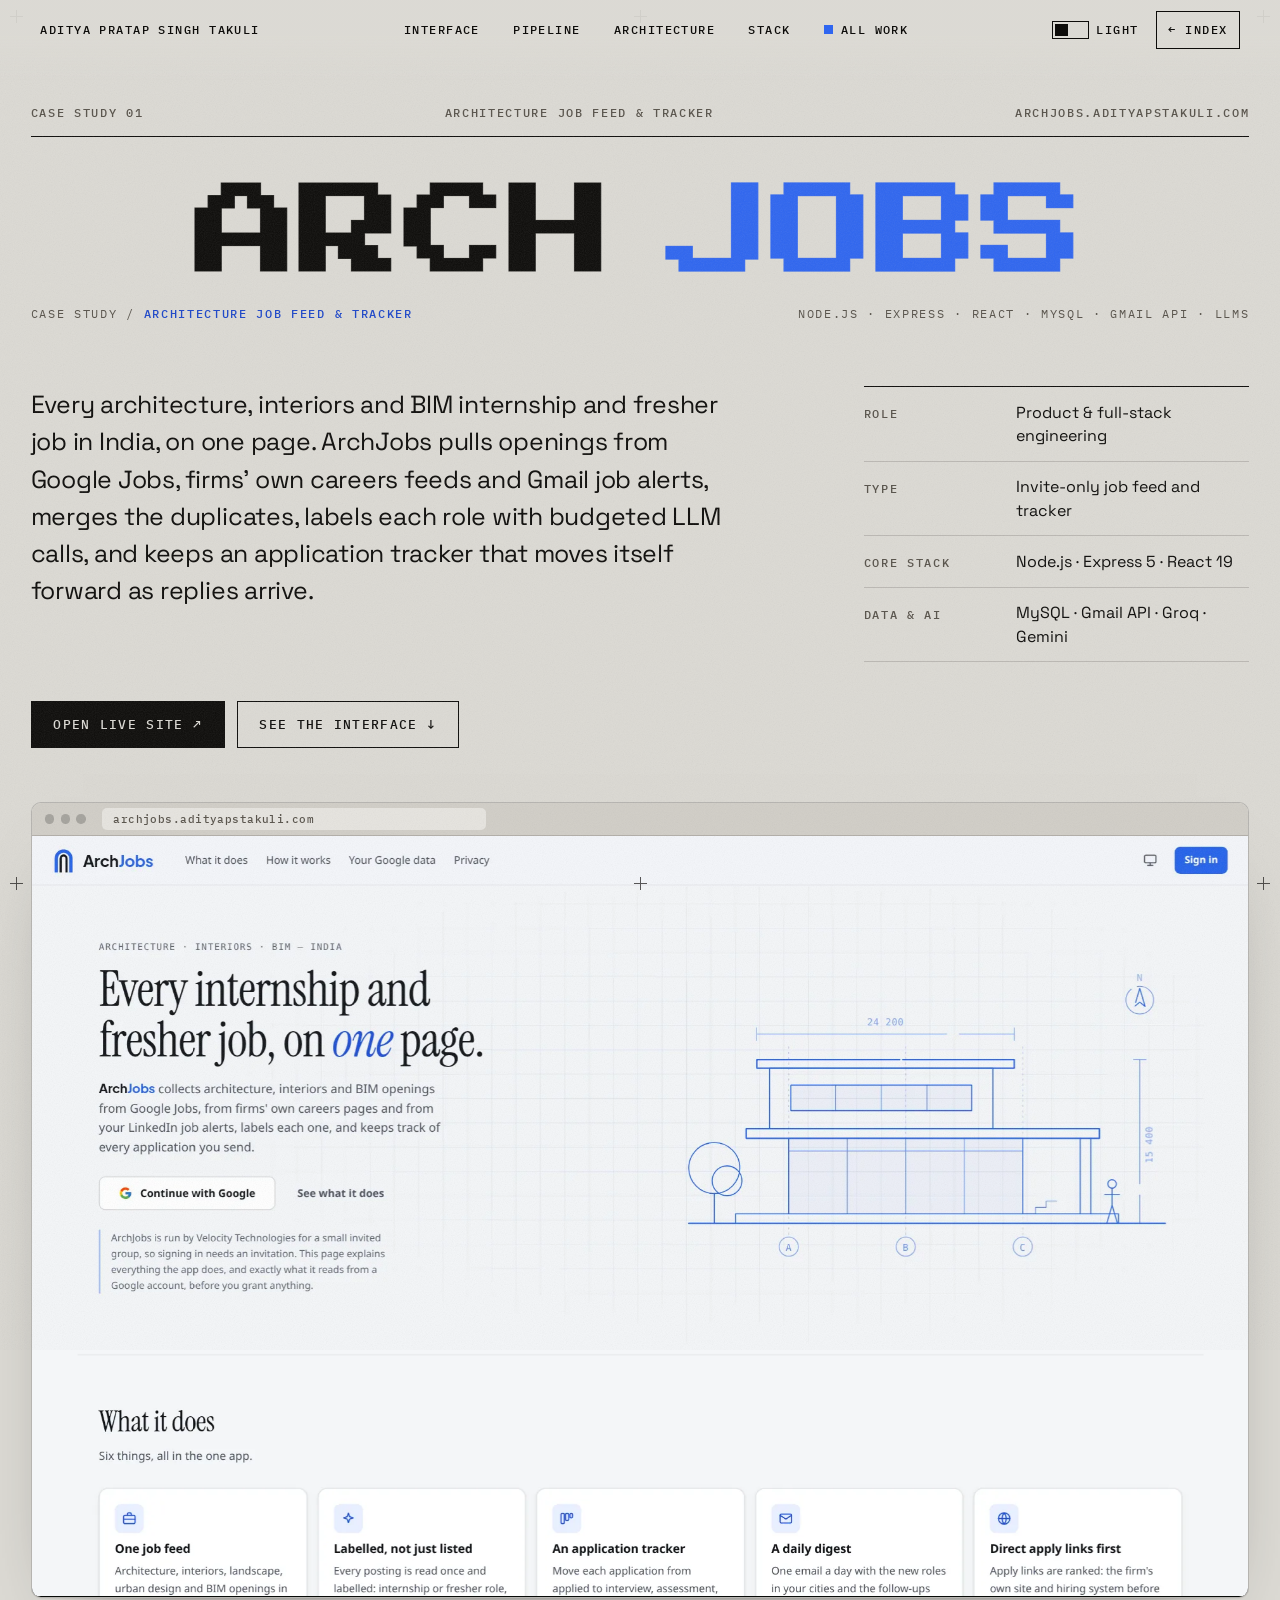
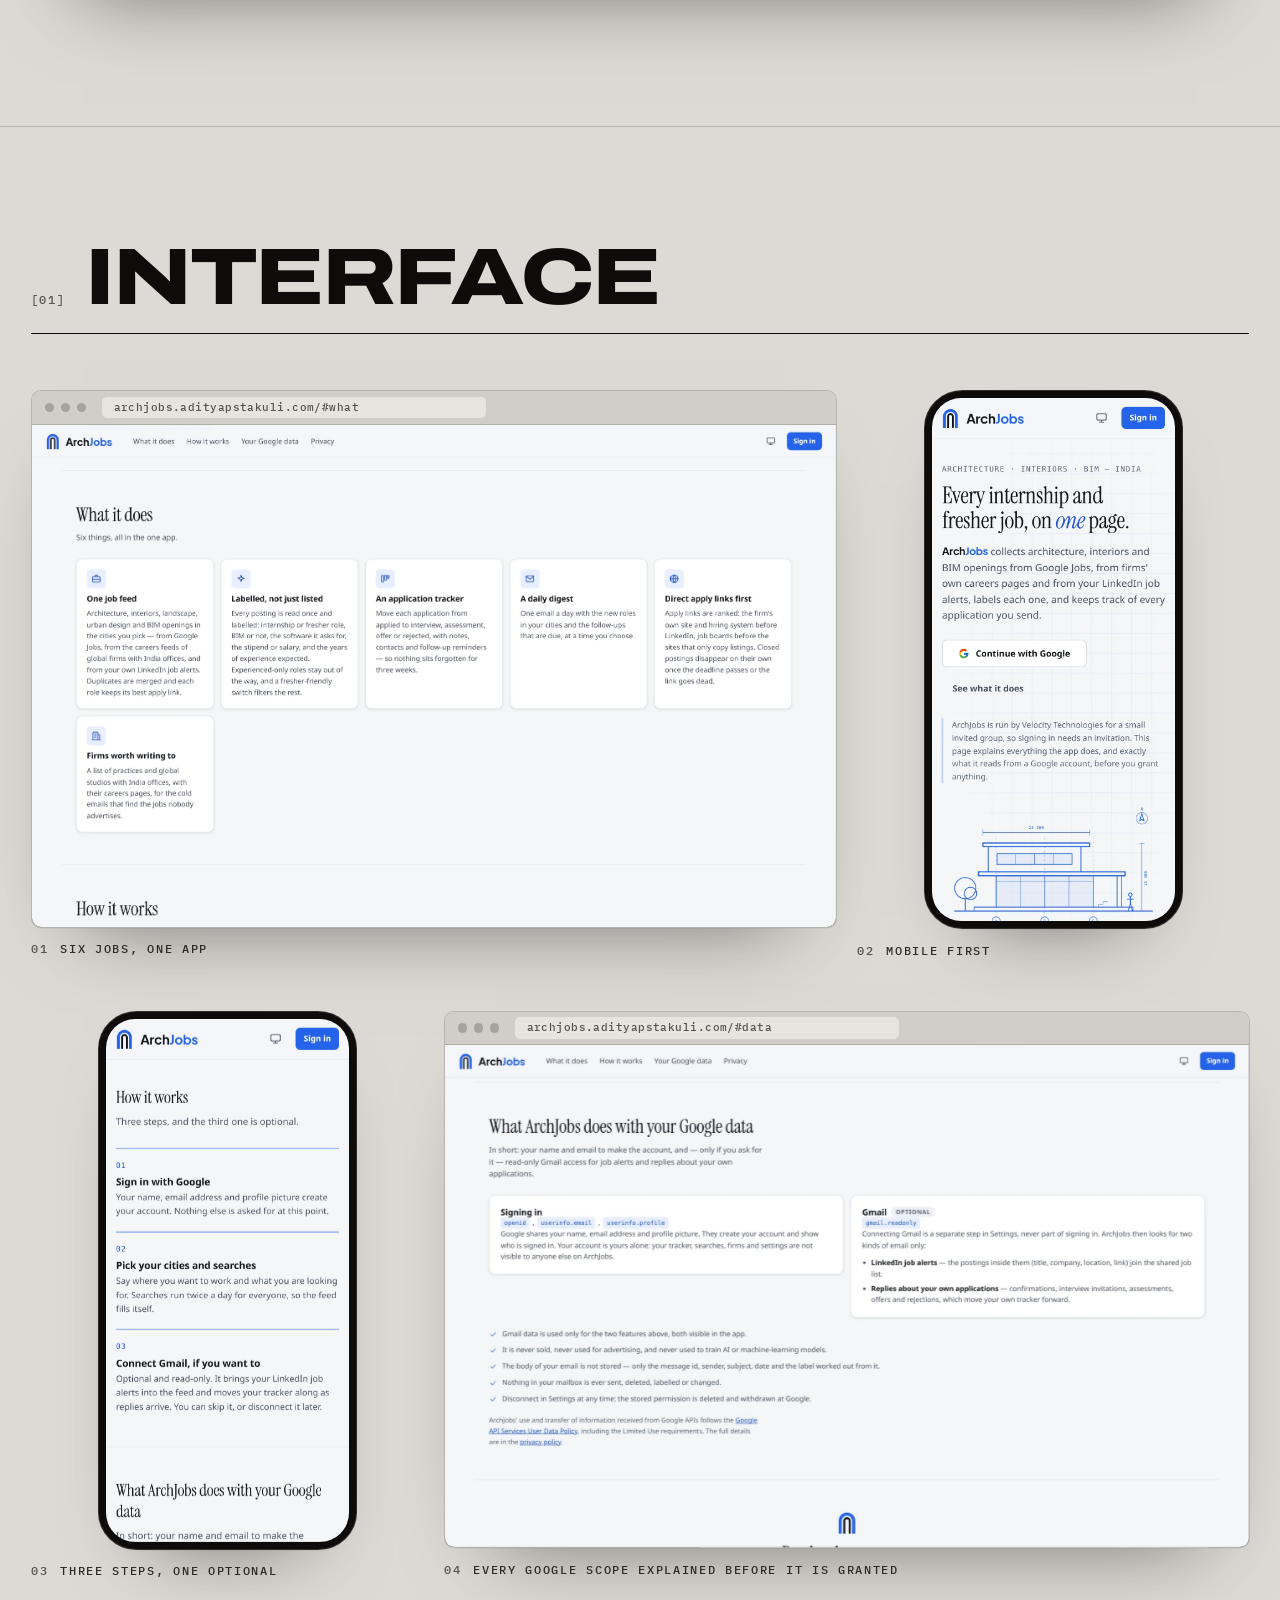
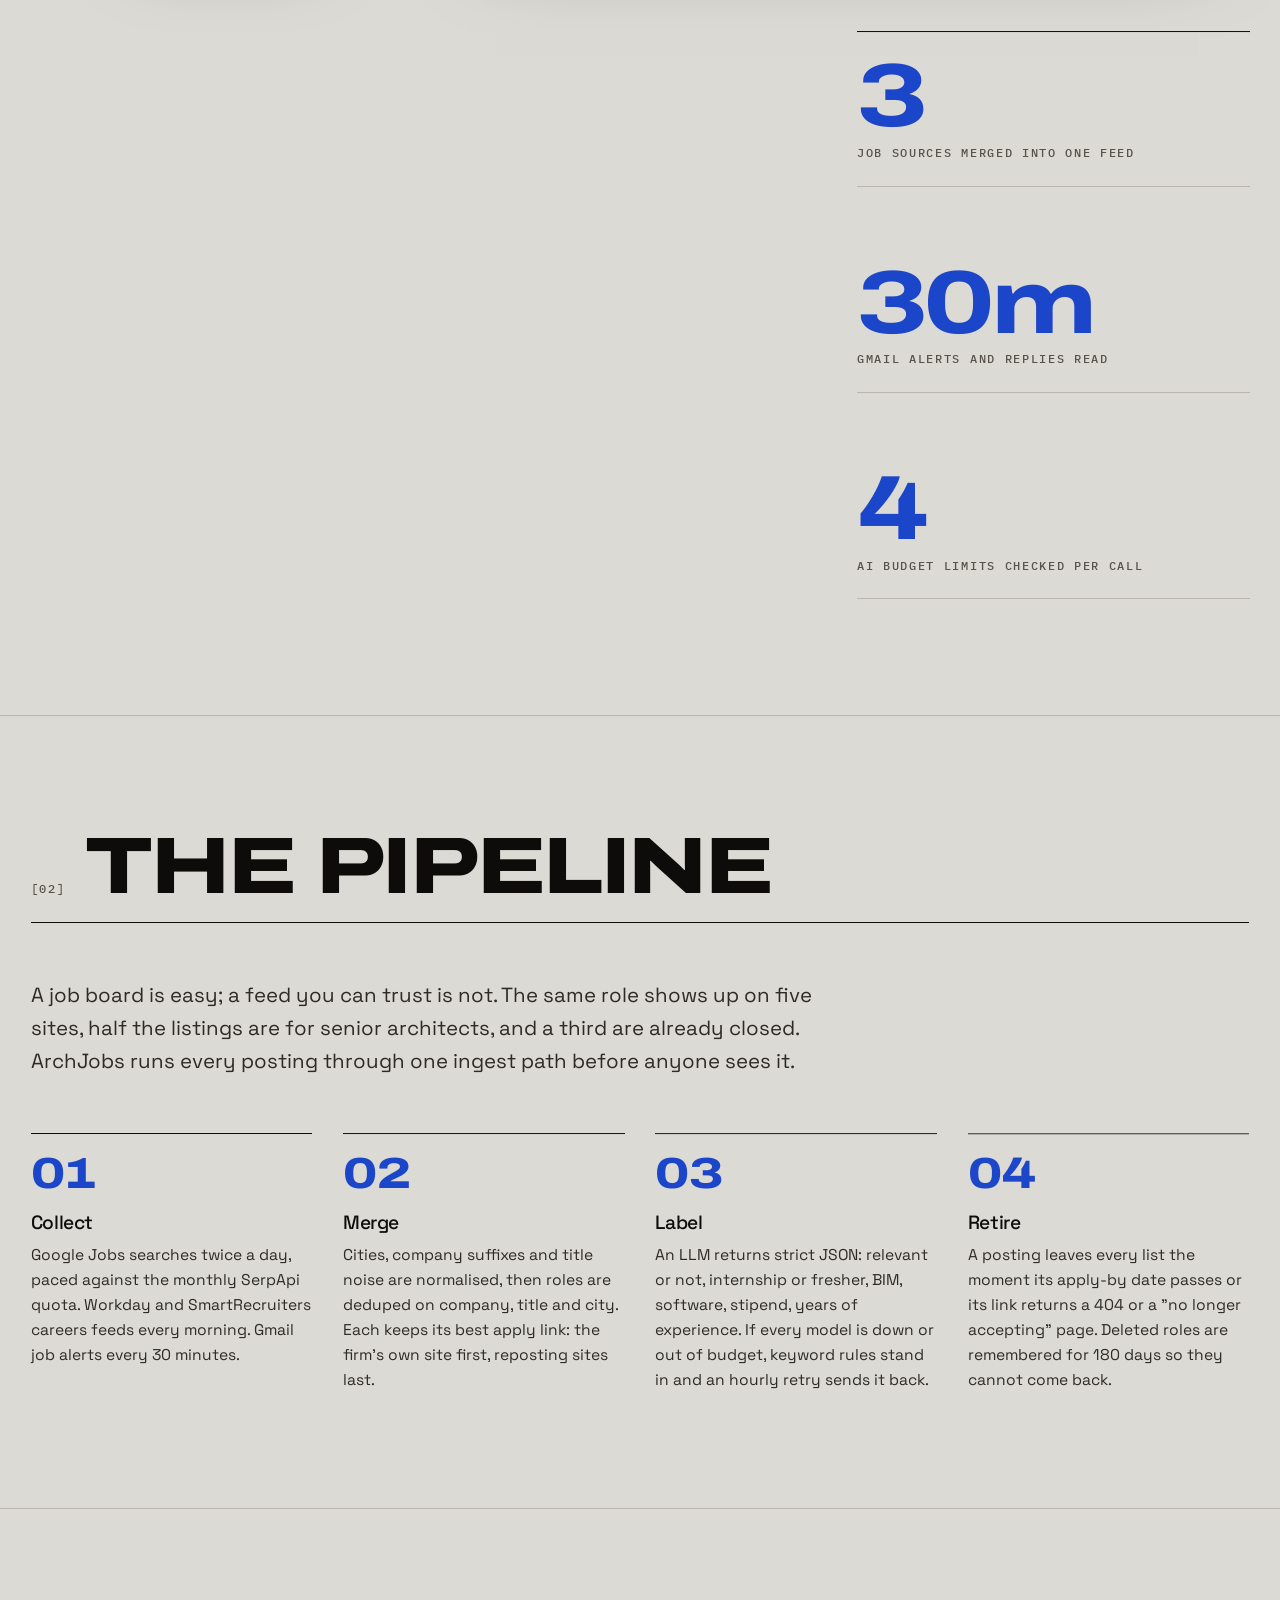
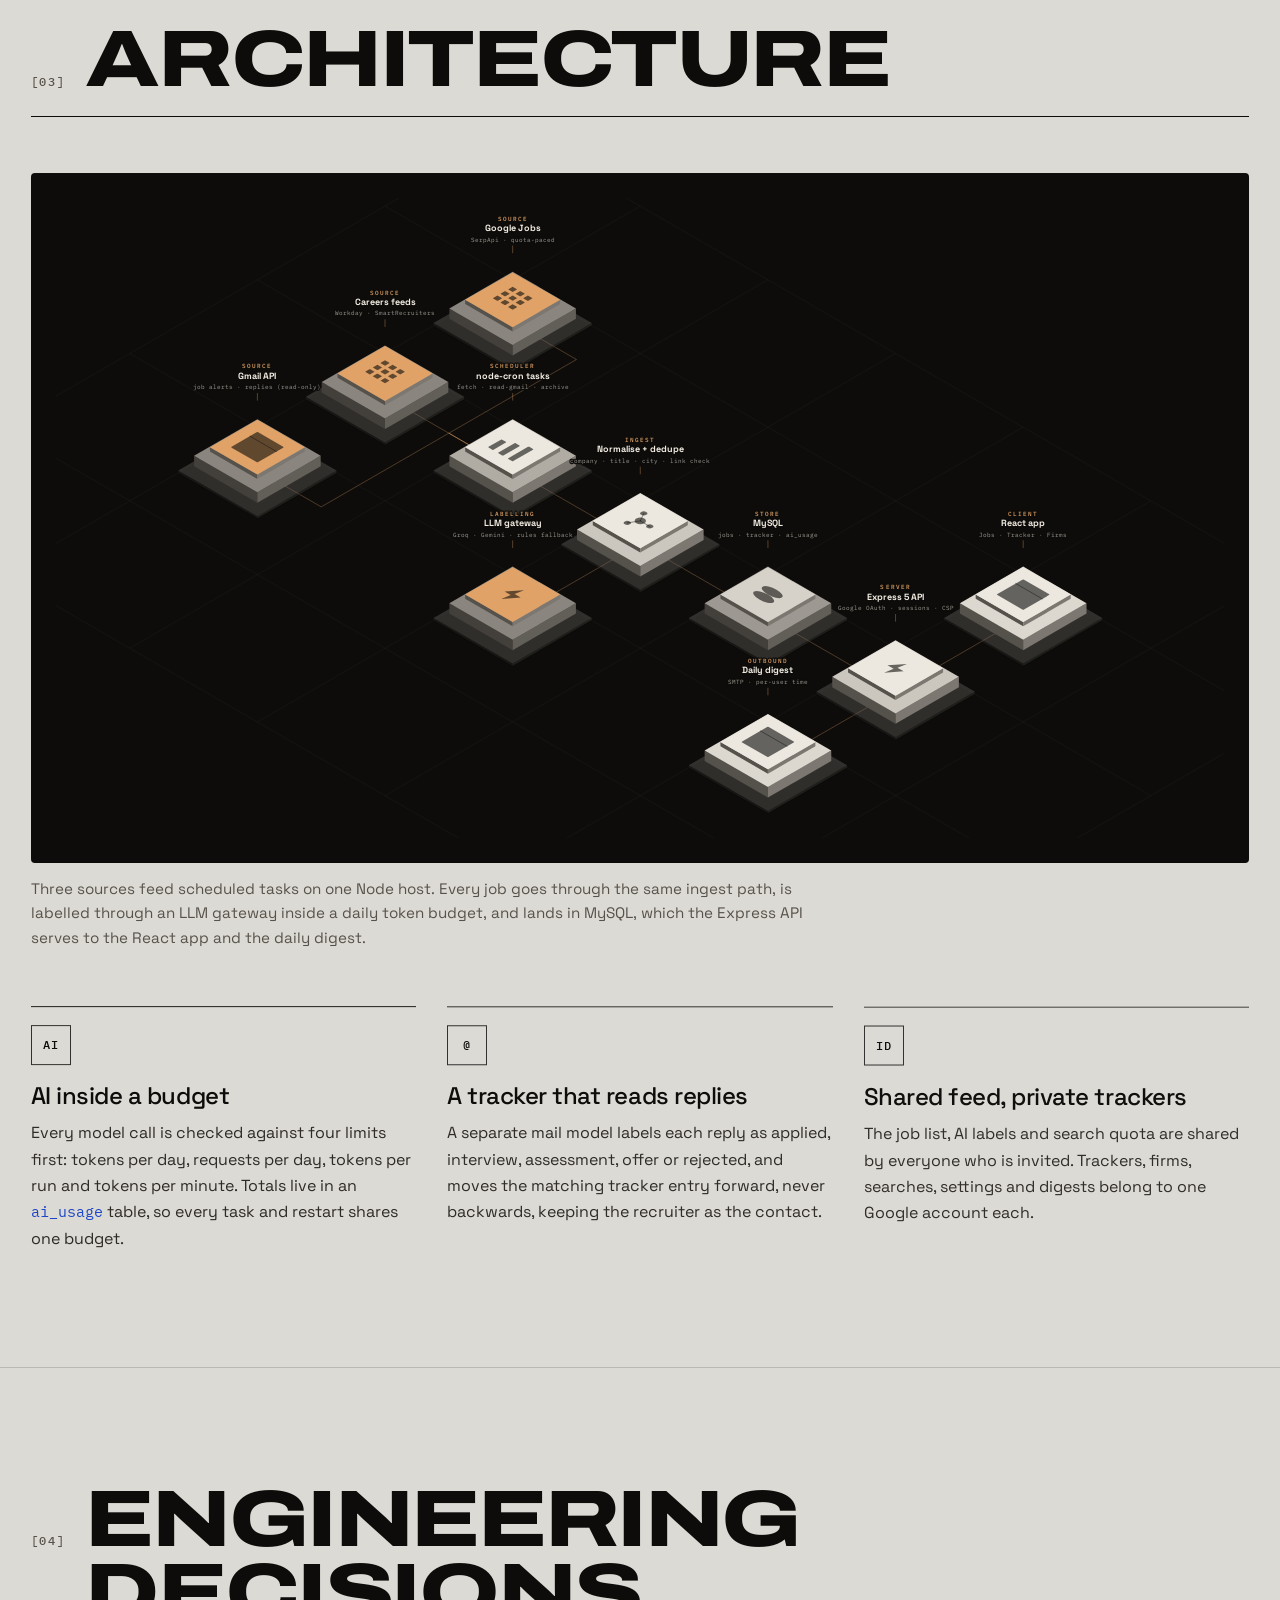
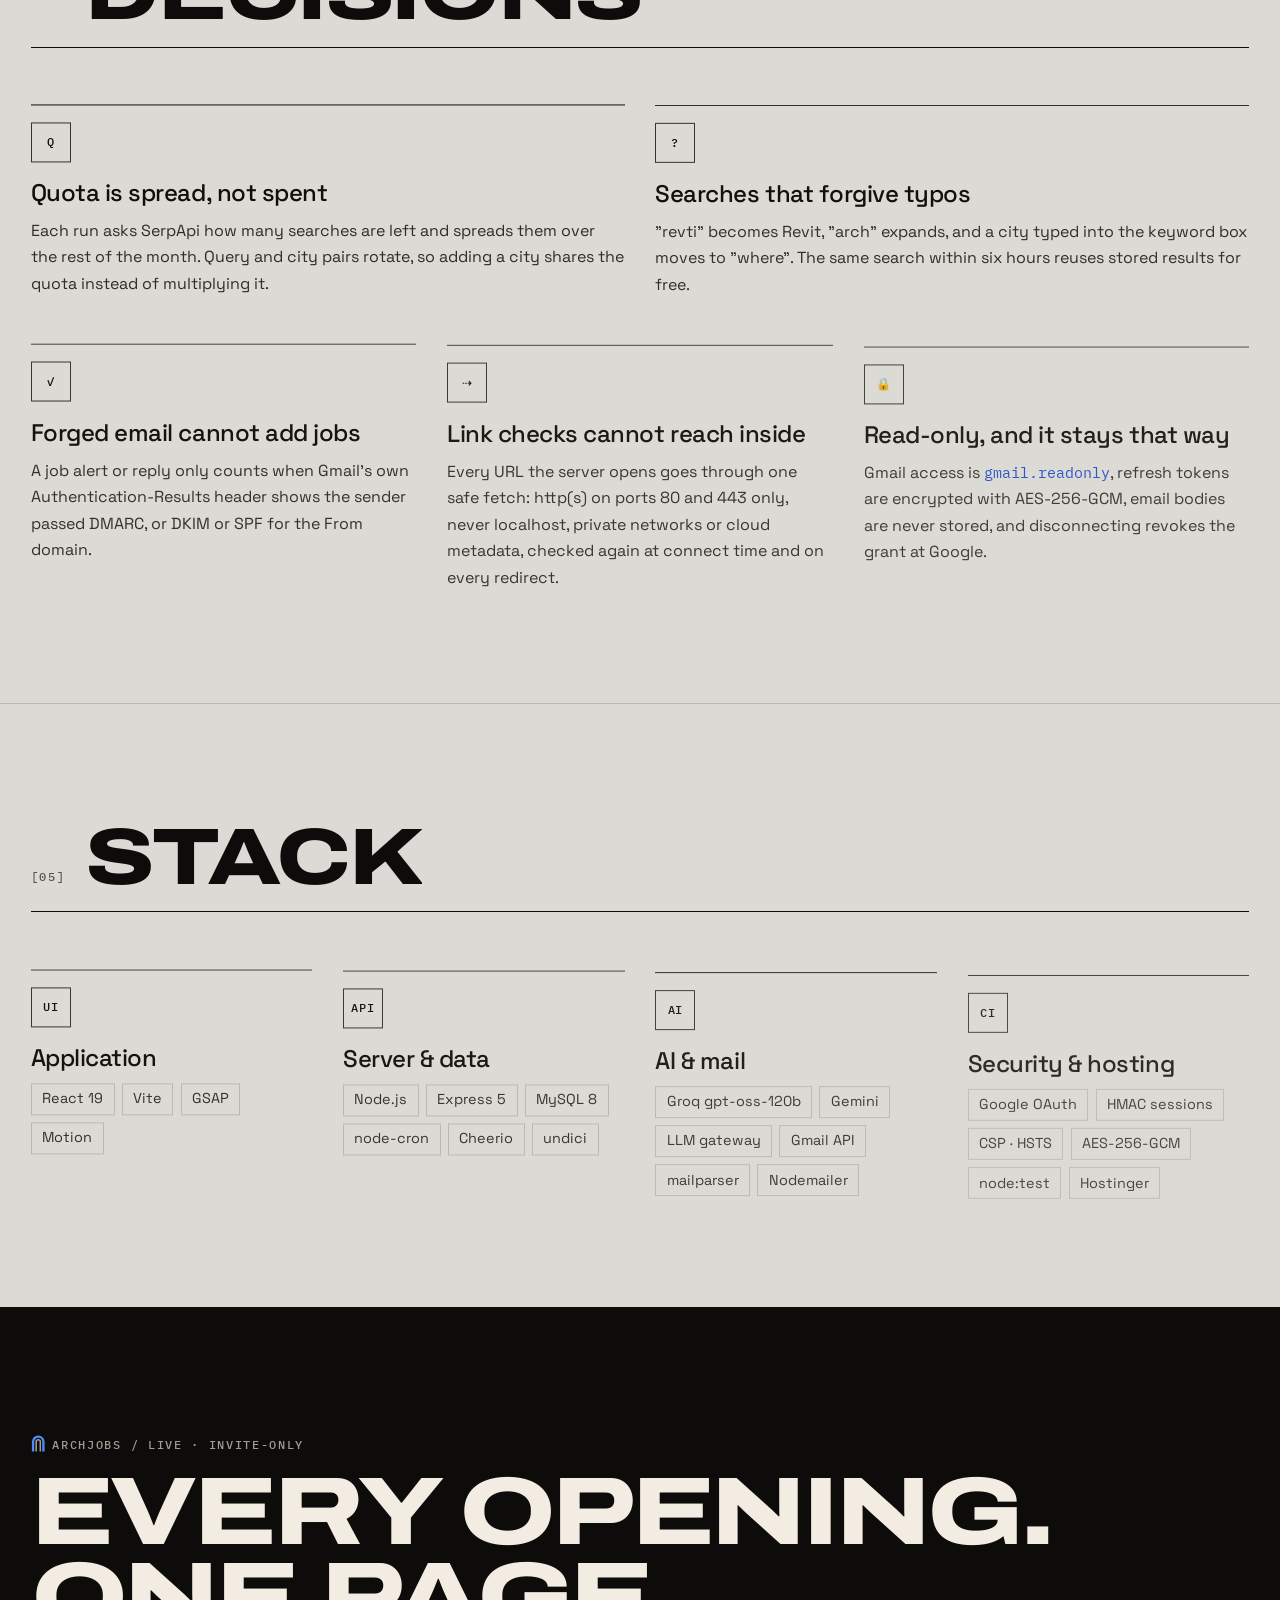
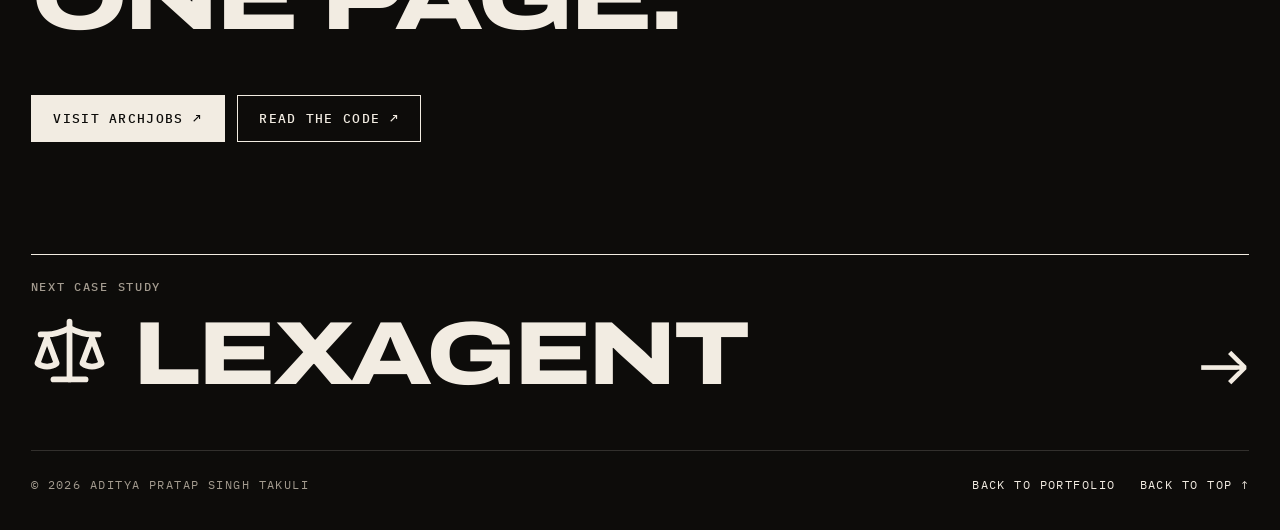
<file: projects/archjobs.html>
<!DOCTYPE html>
<html lang="en">
  <head>
    <meta charset="UTF-8" />
    <meta name="viewport" content="width=device-width, initial-scale=1.0" />
    <title>ArchJobs — Case Study · Aditya Pratap Singh Takuli</title>
    <meta
      name="description"
      content="ArchJobs: an architecture, interiors and BIM job feed and application tracker built with Node.js, Express, React, MySQL, the Gmail API and budgeted LLM labelling."
    />
    <meta name="theme-color" content="#dcdad4" />
    <!-- Light unless the visitor picks dark; also opts out of browsers that
         auto-darken websites (Edge, Brave and Chrome "dark mode for web content"). -->
    <meta name="color-scheme" content="only light" />
    <link rel="icon" href="../static/img/icons/favicon.ico" sizes="32x32" />
    <link rel="icon" href="../static/img/icons/favicon.svg" type="image/svg+xml" />
    <link rel="apple-touch-icon" href="../static/img/icons/apple-touch-icon.png" />
    <link rel="preconnect" href="https://fonts.googleapis.com" />
    <link rel="preconnect" href="https://fonts.gstatic.com" crossorigin />
    <link
      href="https://fonts.googleapis.com/css2?family=Archivo:wdth,wght@125,800&family=IBM+Plex+Mono:wght@400;500&family=Press+Start+2P&family=Space+Grotesk:wght@400;500;700&display=swap"
      rel="stylesheet"
    />
    <link rel="stylesheet" href="../static/css/base.css?v=6" />
    <link rel="stylesheet" href="../static/css/case.css?v=9" />
    <script>
      (function () {
        var d = document.documentElement;
        d.classList.add("js");
        try {
          // Light is the default; only a visitor's own choice overrides it.
          d.setAttribute("data-theme", localStorage.getItem("theme-pref") || "light");
        } catch (e) {
          d.setAttribute("data-theme", "light");
        }
        var internal = false;
        try {
          internal = sessionStorage.getItem("apst-nav") === "1";
          sessionStorage.removeItem("apst-nav");
        } catch (e) {}
        window.__enter = new Promise(function (resolve) {
          window.__enterResolve = resolve;
        });
        if (internal) d.classList.add("is-arriving");
      })();
    </script>
  </head>
  <body class="case-page archjobs-page">
    <a class="skip-link" href="#main">Skip to content</a>

    <div class="curtain" aria-hidden="true">
      <i></i><i></i><i></i><i></i><i></i><i></i><i></i><i></i><i></i><i></i>
      <span class="curtain-label"></span>
    </div>
    <div class="grain" aria-hidden="true"></div>
    <div class="marks" aria-hidden="true"><i></i><i></i><i></i><i></i><i></i><i></i></div>
    <div class="cursor" aria-hidden="true"></div>

    <header class="nav">
      <a class="nav-name" href="../index.html" data-title="Home" data-intro>Aditya Pratap Singh Takuli</a>
      <nav class="nav-links" aria-label="Case study" data-intro>
        <a href="#interface">Interface</a>
        <a href="#pipeline">Pipeline</a>
        <a href="#architecture">Architecture</a>
        <a href="#stack">Stack</a>
        <a class="nav-cta" href="../index.html#work" data-title="Work">All work</a>
      </nav>
      <div class="nav-tools" data-intro>
        <button
          type="button"
          class="theme-toggle"
          id="theme-toggle"
          role="switch"
          aria-checked="false"
          aria-label="Toggle color theme"
        >
          <span class="theme-track" aria-hidden="true"><span class="theme-thumb"></span></span>
          <span class="theme-name" aria-hidden="true"></span>
        </button>
        <a class="nav-resume" href="../index.html#work" data-title="Work">← Index</a>
        <button type="button" class="nav-menu" aria-expanded="false" aria-controls="menu" aria-label="Open menu"></button>
      </div>
    </header>

    <div class="menu" id="menu" aria-hidden="true">
      <nav class="menu-links" aria-label="Menu">
        <a href="#interface"><span>Interface</span></a>
        <a href="#pipeline"><span>Pipeline</span></a>
        <a href="#architecture"><span>Architecture</span></a>
        <a href="#stack"><span>Stack</span></a>
        <a href="../index.html#work" data-title="Work"><span>All work</span></a>
      </nav>
      <div class="menu-foot">
        <a href="https://archjobs.adityapstakuli.com" target="_blank" rel="noopener noreferrer">archjobs.adityapstakuli.com ↗</a>
        <span>Case study 01</span>
      </div>
    </div>

    <main id="main">
      <section class="case-banner">
        <div class="case-top" data-intro>
          <span class="label">Case study 01</span>
          <span class="label">Architecture job feed &amp; tracker</span>
          <span class="label">archjobs.adityapstakuli.com</span>
        </div>
        <h1 class="visually-hidden">ArchJobs</h1>
        <svg
          class="text-hover"
          data-text-hover
          data-intro
          viewBox="0 0 820 80"
          preserveAspectRatio="xMidYMid meet"
          role="img"
          aria-label="ArchJobs"
        >
          <defs>
            <radialGradient
              class="th-gradient"
              id="ajGradient"
              gradientUnits="userSpaceOnUse"
              cx="410"
              cy="40"
              r="0"
            >
              <stop offset="0%" stop-color="#000000" />
              <stop offset="100%" stop-color="#ffffff" />
            </radialGradient>
            <mask id="ajMask">
              <rect x="0" y="0" width="100%" height="100%" fill="url(#ajGradient)" />
            </mask>
          </defs>
          <text
            class="th-base"
            x="410"
            y="74.5"
            text-anchor="middle"
            textLength="600"
            lengthAdjust="spacingAndGlyphs"
          ><tspan class="th-arch">ARCH</tspan><tspan class="th-jobs" dx="34">JOBS</tspan></text>
          <text
            class="th-fill"
            x="410"
            y="74.5"
            text-anchor="middle"
            textLength="600"
            lengthAdjust="spacingAndGlyphs"
            mask="url(#ajMask)"
          ><tspan class="th-arch">ARCH</tspan><tspan class="th-jobs" dx="34">JOBS</tspan></text>
        </svg>
        <p class="banner-tag" data-intro>
          <span>Case study / <b>Architecture job feed &amp; tracker</b></span>
          <span>Node.js · Express · React · MySQL · Gmail API · LLMs</span>
        </p>
      </section>

      <section class="case-lede">
        <div class="lede-copy" data-intro>
          <p>
            Every architecture, interiors and BIM internship and fresher job in India,
            on one page. ArchJobs pulls openings from Google Jobs, firms' own careers
            feeds and Gmail job alerts, merges the duplicates, labels each role with
            budgeted LLM calls, and keeps an application tracker that moves itself
            forward as replies arrive.
          </p>
        </div>
        <dl class="case-meta" data-intro>
          <div><dt>Role</dt><dd>Product &amp; full-stack engineering</dd></div>
          <div><dt>Type</dt><dd>Invite-only job feed and tracker</dd></div>
          <div><dt>Core stack</dt><dd>Node.js · Express 5 · React 19</dd></div>
          <div><dt>Data &amp; AI</dt><dd>MySQL · Gmail API · Groq · Gemini</dd></div>
        </dl>
        <div class="case-cta" data-intro>
          <a class="btn btn-fill" href="https://archjobs.adityapstakuli.com" target="_blank" rel="noopener noreferrer"
            >Open live site ↗</a
          >
          <a class="btn" href="#interface">See the interface ↓</a>
        </div>
      </section>

      <div class="case-cover" data-reveal>
        <figure class="frame frame--browser">
          <div class="frame-bar" aria-hidden="true"><i></i><i></i><i></i><span class="frame-url">archjobs.adityapstakuli.com</span></div>
          <div class="frame-view">
            <img
              src="../static/img/projects/archjobs/aj-landing.webp?v=3"
              alt="ArchJobs landing page: every internship and fresher job, on one page, beside an architectural elevation drawing"
              width="1920"
              height="1200"
            />
          </div>
        </figure>
      </div>

      <section class="section" id="interface">
        <div class="section-head">
          <span class="section-index">01</span>
          <h2 data-split>Interface</h2>
        </div>
        <div class="gallery">
          <figure class="shot shot--wide" data-reveal>
            <div class="frame frame--browser">
              <div class="frame-bar" aria-hidden="true"><i></i><i></i><i></i><span class="frame-url">archjobs.adityapstakuli.com/#what</span></div>
              <div class="frame-view">
                <img
                  src="../static/img/projects/archjobs/aj-features.webp?v=3"
                  alt="Six feature cards: job feed, labelling, application tracker, daily digest, direct apply links and firms list"
                  width="1920"
                  height="1200"
                  loading="lazy"
                />
              </div>
            </div>
            <figcaption><span class="label">01</span><span class="label">Six jobs, one app</span></figcaption>
          </figure>
          <figure class="shot shot--phone" data-reveal>
            <div class="frame frame--phone">
              <div class="frame-view">
                <img
                  src="../static/img/projects/archjobs/aj-mobile.webp?v=3"
                  alt="ArchJobs landing page on a phone"
                  width="780"
                  height="1688"
                  loading="lazy"
                />
              </div>
            </div>
            <figcaption><span class="label">02</span><span class="label">Mobile first</span></figcaption>
          </figure>

          <figure class="shot shot--phone" data-reveal>
            <div class="frame frame--phone">
              <div class="frame-view">
                <img
                  src="../static/img/projects/archjobs/aj-mobile-steps.webp?v=3"
                  alt="Three onboarding steps on a phone: sign in, pick cities, connect Gmail"
                  width="780"
                  height="1688"
                  loading="lazy"
                />
              </div>
            </div>
            <figcaption><span class="label">03</span><span class="label">Three steps, one optional</span></figcaption>
          </figure>
          <figure class="shot shot--wide" data-reveal>
            <div class="frame frame--browser">
              <div class="frame-bar" aria-hidden="true"><i></i><i></i><i></i><span class="frame-url">archjobs.adityapstakuli.com/#data</span></div>
              <div class="frame-view">
                <img
                  src="../static/img/projects/archjobs/aj-google-data.webp?v=3"
                  alt="Plain-language disclosure of the Google scopes ArchJobs asks for and what it does with Gmail data"
                  width="1920"
                  height="1200"
                  loading="lazy"
                />
              </div>
            </div>
            <figcaption><span class="label">04</span><span class="label">Every Google scope explained before it is granted</span></figcaption>
          </figure>

          <figure class="shot shot--wide" data-reveal>
            <div class="frame frame--browser">
              <div class="frame-bar" aria-hidden="true"><i></i><i></i><i></i><span class="frame-url">archjobs.adityapstakuli.com</span></div>
              <div class="frame-view">
                <img
                  src="../static/img/projects/archjobs/aj-landing-dark.webp?v=3"
                  alt="ArchJobs landing page in dark mode with the blueprint elevation drawing"
                  width="1920"
                  height="1200"
                  loading="lazy"
                />
              </div>
            </div>
            <figcaption><span class="label">05</span><span class="label">Blueprint theme, light and dark</span></figcaption>
          </figure>
          <div class="stats stats--side" data-reveal>
            <div class="stat"><strong data-count="3">3</strong><span class="label">Job sources merged into one feed</span></div>
            <div class="stat"><strong data-count="30" data-suffix="m">30m</strong><span class="label">Gmail alerts and replies read</span></div>
            <div class="stat"><strong data-count="4">4</strong><span class="label">AI budget limits checked per call</span></div>
          </div>
        </div>
      </section>

      <section class="section" id="pipeline">
        <div class="section-head">
          <span class="section-index">02</span>
          <h2 data-split>The pipeline</h2>
        </div>
        <p class="about-text" data-reveal>
          A job board is easy; a feed you can trust is not. The same role shows up on
          five sites, half the listings are for senior architects, and a third are
          already closed. ArchJobs runs every posting through one ingest path before
          anyone sees it.
        </p>
        <ol class="gb-flow" aria-label="Job ingest pipeline">
          <li data-reveal>
            <span>01</span>
            <h3>Collect</h3>
            <p>
              Google Jobs searches twice a day, paced against the monthly SerpApi
              quota. Workday and SmartRecruiters careers feeds every morning. Gmail job
              alerts every 30 minutes.
            </p>
          </li>
          <li data-reveal>
            <span>02</span>
            <h3>Merge</h3>
            <p>
              Cities, company suffixes and title noise are normalised, then roles are
              deduped on company, title and city. Each keeps its best apply link: the
              firm's own site first, reposting sites last.
            </p>
          </li>
          <li data-reveal>
            <span>03</span>
            <h3>Label</h3>
            <p>
              An LLM returns strict JSON: relevant or not, internship or fresher, BIM,
              software, stipend, years of experience. If every model is down or out of
              budget, keyword rules stand in and an hourly retry sends it back.
            </p>
          </li>
          <li data-reveal>
            <span>04</span>
            <h3>Retire</h3>
            <p>
              A posting leaves every list the moment its apply-by date passes or its
              link returns a 404 or a "no longer accepting" page. Deleted roles are
              remembered for 180 days so they cannot come back.
            </p>
          </li>
        </ol>
      </section>

      <section class="section" id="architecture">
        <div class="section-head">
          <span class="section-index">03</span>
          <h2 data-split>Architecture</h2>
        </div>
        <figure class="diagram" data-reveal>
          <div class="iso-stage">
            <svg class="nd-svg iso-svg" viewBox="-763.4 -172.0 2063.7 1346.2" role="img" aria-label="ArchJobs pipeline: Google Jobs, firms' careers feeds and Gmail feed scheduled tasks, which normalise, dedupe and label each job with an LLM gateway, store it in MySQL and serve it through an Express API to the React app and a daily digest email" preserveAspectRatio="xMidYMid meet" style="--cycle: 10.0s"><title>ArchJobs pipeline: Google Jobs, firms' careers feeds and Gmail feed scheduled tasks, which normalise, dedupe and label each job with an LLM gateway, store it in MySQL and serve it through an Express API to the React app and a daily digest email</title><g class="iso-grid"><line x1="0.0" y1="-310.0" x2="-1342.3" y2="465.0" /><line x1="268.5" y1="-155.0" x2="-1073.9" y2="620.0" /><line x1="536.9" y1="0.0" x2="-805.4" y2="775.0" /><line x1="805.4" y1="155.0" x2="-536.9" y2="930.0" /><line x1="1073.9" y1="310.0" x2="-268.5" y2="1085.0" /><line x1="1342.3" y1="465.0" x2="0.0" y2="1240.0" /><line x1="1610.8" y1="620.0" x2="268.5" y2="1395.0" /><line x1="1879.3" y1="775.0" x2="536.9" y2="1550.0" /><line x1="0.0" y1="-310.0" x2="1879.3" y2="775.0" /><line x1="-268.5" y1="-155.0" x2="1610.8" y2="930.0" /><line x1="-536.9" y1="0.0" x2="1342.3" y2="1085.0" /><line x1="-805.4" y1="155.0" x2="1073.9" y2="1240.0" /><line x1="-1073.9" y1="310.0" x2="805.4" y2="1395.0" /><line x1="-1342.3" y1="465.0" x2="536.9" y2="1550.0" /></g><g class="iso-wires"><path class="iso-wire" d="M 0.00 90.10 L 134.23 167.60 L -134.23 322.60 L 0.00 400.10" /><path class="iso-pulse" d="M 0.00 90.10 L 134.23 167.60 L -134.23 322.60 L 0.00 400.10" style="--len:620.0; animation-delay:0.00s" /><path class="iso-wire" d="M -268.47 245.10 L -134.23 322.60 L -134.23 322.60 L 0.00 400.10" /><path class="iso-pulse" d="M -268.47 245.10 L -134.23 322.60 L -134.23 322.60 L 0.00 400.10" style="--len:310.0; animation-delay:0.61s" /><path class="iso-wire" d="M -536.94 400.10 L -402.70 477.60 L -134.23 322.60 L 0.00 400.10" /><path class="iso-pulse" d="M -536.94 400.10 L -402.70 477.60 L -134.23 322.60 L 0.00 400.10" style="--len:620.0; animation-delay:1.22s" /><path class="iso-wire" d="M 0.00 400.10 L 134.23 477.60 L 134.23 477.60 L 268.47 555.10" /><path class="iso-pulse" d="M 0.00 400.10 L 134.23 477.60 L 134.23 477.60 L 268.47 555.10" style="--len:310.0; animation-delay:1.83s" /><path class="iso-wire" d="M 268.47 555.10 L 268.47 555.10 L 0.00 710.10 L 0.00 710.10" /><path class="iso-pulse" d="M 268.47 555.10 L 268.47 555.10 L 0.00 710.10 L 0.00 710.10" style="--len:310.0; animation-delay:2.44s" /><path class="iso-wire" d="M 268.47 555.10 L 402.70 632.60 L 402.70 632.60 L 536.94 710.10" /><path class="iso-pulse" d="M 268.47 555.10 L 402.70 632.60 L 402.70 632.60 L 536.94 710.10" style="--len:310.0; animation-delay:3.06s" /><path class="iso-wire" d="M 536.94 710.10 L 671.17 787.60 L 671.17 787.60 L 805.40 865.10" /><path class="iso-pulse" d="M 536.94 710.10 L 671.17 787.60 L 671.17 787.60 L 805.40 865.10" style="--len:310.0; animation-delay:3.67s" /><path class="iso-wire" d="M 805.40 865.10 L 805.40 865.10 L 1073.87 710.10 L 1073.87 710.10" /><path class="iso-pulse" d="M 805.40 865.10 L 805.40 865.10 L 1073.87 710.10 L 1073.87 710.10" style="--len:310.0; animation-delay:4.28s" /><path class="iso-wire" d="M 805.40 865.10 L 805.40 865.10 L 536.94 1020.10 L 536.94 1020.10" /><path class="iso-pulse" d="M 805.40 865.10 L 805.40 865.10 L 536.94 1020.10 L 536.94 1020.10" style="--len:310.0; animation-delay:4.89s" /></g><g class="iso-chip iso-chip--ext" style="--d:0.00s"><polygon class="iso-shadow" points="0.00,-2.00 169.91,96.10 0.00,194.20 -169.91,96.10" /><g class="iso-plate iso-plate--tray"><polygon class="iso-face iso-face--left iso-tray" points="-166.45,91.10 0.00,187.20 0.00,192.20 -166.45,96.10" /><polygon class="iso-face iso-face--right iso-tray" points="166.45,91.10 0.00,187.20 0.00,192.20 166.45,96.10" /><polygon class="iso-face iso-face--top iso-tray" points="0.00,-5.00 166.45,91.10 0.00,187.20 -166.45,91.10" /></g><g class="iso-plate iso-plate--slab"><polygon class="iso-face iso-face--left iso-slab iso-slab--ext" points="-133.16,60.10 0.00,136.98 0.00,158.98 -133.16,82.10" /><polygon class="iso-face iso-face--right iso-slab iso-slab--ext" points="133.16,60.10 0.00,136.98 0.00,158.98 133.16,82.10" /><polygon class="iso-face iso-face--top iso-slab iso-slab--ext" points="0.00,-16.78 133.16,60.10 0.00,136.98 -133.16,60.10" /></g><g class="iso-plate iso-plate--cap"><polygon class="iso-face iso-face--left iso-cap iso-cap--ext" points="-99.87,42.10 0.00,99.76 0.00,108.76 -99.87,51.10" /><polygon class="iso-face iso-face--right iso-cap iso-cap--ext" points="99.87,42.10 0.00,99.76 0.00,108.76 99.87,51.10" /><polygon class="iso-face iso-face--top iso-cap iso-cap--ext" points="0.00,-15.56 99.87,42.10 0.00,99.76 -99.87,42.10" /><g class="iso-glyph" transform="matrix(0.8660,0.5000,-0.8660,0.5000,0.000,-15.560)"><rect x="30.0" y="30.0" width="11.4" height="11.4" rx="1" /><rect x="30.0" y="48.4" width="11.4" height="11.4" rx="1" /><rect x="30.0" y="66.9" width="11.4" height="11.4" rx="1" /><rect x="48.4" y="30.0" width="11.4" height="11.4" rx="1" /><rect x="48.4" y="48.4" width="11.4" height="11.4" rx="1" /><rect x="48.4" y="66.9" width="11.4" height="11.4" rx="1" /><rect x="66.9" y="30.0" width="11.4" height="11.4" rx="1" /><rect x="66.9" y="48.4" width="11.4" height="11.4" rx="1" /><rect x="66.9" y="66.9" width="11.4" height="11.4" rx="1" /></g></g><g class="iso-label" transform="translate(0.00,42.10)"><text class="iso-kicker" x="0" y="-166.1">source</text><text class="iso-title" x="0" y="-144.1">Google Jobs</text><text class="iso-sub" x="0" y="-122.1">SerpApi · quota-paced</text><line class="iso-leader" x1="0" y1="-114.1" x2="0" y2="-98.1" /></g></g><g class="iso-chip iso-chip--ext" style="--d:0.08s"><polygon class="iso-shadow" points="-268.47,153.00 -98.55,251.10 -268.47,349.20 -438.38,251.10" /><g class="iso-plate iso-plate--tray"><polygon class="iso-face iso-face--left iso-tray" points="-434.92,246.10 -268.47,342.20 -268.47,347.20 -434.92,251.10" /><polygon class="iso-face iso-face--right iso-tray" points="-102.02,246.10 -268.47,342.20 -268.47,347.20 -102.02,251.10" /><polygon class="iso-face iso-face--top iso-tray" points="-268.47,150.00 -102.02,246.10 -268.47,342.20 -434.92,246.10" /></g><g class="iso-plate iso-plate--slab"><polygon class="iso-face iso-face--left iso-slab iso-slab--ext" points="-401.63,215.10 -268.47,291.98 -268.47,313.98 -401.63,237.10" /><polygon class="iso-face iso-face--right iso-slab iso-slab--ext" points="-135.31,215.10 -268.47,291.98 -268.47,313.98 -135.31,237.10" /><polygon class="iso-face iso-face--top iso-slab iso-slab--ext" points="-268.47,138.22 -135.31,215.10 -268.47,291.98 -401.63,215.10" /></g><g class="iso-plate iso-plate--cap"><polygon class="iso-face iso-face--left iso-cap iso-cap--ext" points="-368.34,197.10 -268.47,254.76 -268.47,263.76 -368.34,206.10" /><polygon class="iso-face iso-face--right iso-cap iso-cap--ext" points="-168.60,197.10 -268.47,254.76 -268.47,263.76 -168.60,206.10" /><polygon class="iso-face iso-face--top iso-cap iso-cap--ext" points="-268.47,139.44 -168.60,197.10 -268.47,254.76 -368.34,197.10" /><g class="iso-glyph" transform="matrix(0.8660,0.5000,-0.8660,0.5000,-268.468,139.440)"><rect x="30.0" y="30.0" width="11.4" height="11.4" rx="1" /><rect x="30.0" y="48.4" width="11.4" height="11.4" rx="1" /><rect x="30.0" y="66.9" width="11.4" height="11.4" rx="1" /><rect x="48.4" y="30.0" width="11.4" height="11.4" rx="1" /><rect x="48.4" y="48.4" width="11.4" height="11.4" rx="1" /><rect x="48.4" y="66.9" width="11.4" height="11.4" rx="1" /><rect x="66.9" y="30.0" width="11.4" height="11.4" rx="1" /><rect x="66.9" y="48.4" width="11.4" height="11.4" rx="1" /><rect x="66.9" y="66.9" width="11.4" height="11.4" rx="1" /></g></g><g class="iso-label" transform="translate(-268.47,197.10)"><text class="iso-kicker" x="0" y="-166.1">source</text><text class="iso-title" x="0" y="-144.1">Careers feeds</text><text class="iso-sub" x="0" y="-122.1">Workday · SmartRecruiters</text><line class="iso-leader" x1="0" y1="-114.1" x2="0" y2="-98.1" /></g></g><g class="iso-chip iso-chip--ext" style="--d:0.16s"><polygon class="iso-shadow" points="-536.94,308.00 -367.02,406.10 -536.94,504.20 -706.85,406.10" /><g class="iso-plate iso-plate--tray"><polygon class="iso-face iso-face--left iso-tray" points="-703.39,401.10 -536.94,497.20 -536.94,502.20 -703.39,406.10" /><polygon class="iso-face iso-face--right iso-tray" points="-370.49,401.10 -536.94,497.20 -536.94,502.20 -370.49,406.10" /><polygon class="iso-face iso-face--top iso-tray" points="-536.94,305.00 -370.49,401.10 -536.94,497.20 -703.39,401.10" /></g><g class="iso-plate iso-plate--slab"><polygon class="iso-face iso-face--left iso-slab iso-slab--ext" points="-670.10,370.10 -536.94,446.98 -536.94,468.98 -670.10,392.10" /><polygon class="iso-face iso-face--right iso-slab iso-slab--ext" points="-403.78,370.10 -536.94,446.98 -536.94,468.98 -403.78,392.10" /><polygon class="iso-face iso-face--top iso-slab iso-slab--ext" points="-536.94,293.22 -403.78,370.10 -536.94,446.98 -670.10,370.10" /></g><g class="iso-plate iso-plate--cap"><polygon class="iso-face iso-face--left iso-cap iso-cap--ext" points="-636.81,352.10 -536.94,409.76 -536.94,418.76 -636.81,361.10" /><polygon class="iso-face iso-face--right iso-cap iso-cap--ext" points="-437.07,352.10 -536.94,409.76 -536.94,418.76 -437.07,361.10" /><polygon class="iso-face iso-face--top iso-cap iso-cap--ext" points="-536.94,294.44 -437.07,352.10 -536.94,409.76 -636.81,352.10" /><g class="iso-glyph" transform="matrix(0.8660,0.5000,-0.8660,0.5000,-536.936,294.440)"><rect x="25.4" y="25.4" width="64.6" height="64.6" rx="2" /><line x1="25.4" y1="43.5" x2="89.9" y2="43.5" /></g></g><g class="iso-label" transform="translate(-536.94,352.10)"><text class="iso-kicker" x="0" y="-166.1">source</text><text class="iso-title" x="0" y="-144.1">Gmail API</text><text class="iso-sub" x="0" y="-122.1">job alerts · replies (read-only)</text><line class="iso-leader" x1="0" y1="-114.1" x2="0" y2="-98.1" /></g></g><g class="iso-chip iso-chip--mod" style="--d:0.24s"><polygon class="iso-shadow" points="0.00,308.00 169.91,406.10 0.00,504.20 -169.91,406.10" /><g class="iso-plate iso-plate--tray"><polygon class="iso-face iso-face--left iso-tray" points="-166.45,401.10 0.00,497.20 0.00,502.20 -166.45,406.10" /><polygon class="iso-face iso-face--right iso-tray" points="166.45,401.10 0.00,497.20 0.00,502.20 166.45,406.10" /><polygon class="iso-face iso-face--top iso-tray" points="0.00,305.00 166.45,401.10 0.00,497.20 -166.45,401.10" /></g><g class="iso-plate iso-plate--slab"><polygon class="iso-face iso-face--left iso-slab iso-slab--mod" points="-133.16,370.10 0.00,446.98 0.00,468.98 -133.16,392.10" /><polygon class="iso-face iso-face--right iso-slab iso-slab--mod" points="133.16,370.10 0.00,446.98 0.00,468.98 133.16,392.10" /><polygon class="iso-face iso-face--top iso-slab iso-slab--mod" points="0.00,293.22 133.16,370.10 0.00,446.98 -133.16,370.10" /></g><g class="iso-plate iso-plate--cap"><polygon class="iso-face iso-face--left iso-cap iso-cap--mod" points="-99.87,352.10 0.00,409.76 0.00,418.76 -99.87,361.10" /><polygon class="iso-face iso-face--right iso-cap iso-cap--mod" points="99.87,352.10 0.00,409.76 0.00,418.76 99.87,361.10" /><polygon class="iso-face iso-face--top iso-cap iso-cap--mod" points="0.00,294.44 99.87,352.10 0.00,409.76 -99.87,352.10" /><g class="iso-glyph" transform="matrix(0.8660,0.5000,-0.8660,0.5000,0.000,294.440)"><rect x="27.7" y="54.7" width="12.0" height="33.0" rx="1.5" /><rect x="51.7" y="45.7" width="12.0" height="42.0" rx="1.5" /><rect x="75.6" y="36.7" width="12.0" height="51.0" rx="1.5" /></g></g><g class="iso-label" transform="translate(0.00,352.10)"><text class="iso-kicker" x="0" y="-166.1">scheduler</text><text class="iso-title" x="0" y="-144.1">node-cron tasks</text><text class="iso-sub" x="0" y="-122.1">fetch · read-gmail · archive</text><line class="iso-leader" x1="0" y1="-114.1" x2="0" y2="-98.1" /></g></g><g class="iso-chip iso-chip--core" style="--d:0.32s"><polygon class="iso-shadow" points="268.47,463.00 438.38,561.10 268.47,659.20 98.55,561.10" /><g class="iso-plate iso-plate--tray"><polygon class="iso-face iso-face--left iso-tray" points="102.02,556.10 268.47,652.20 268.47,657.20 102.02,561.10" /><polygon class="iso-face iso-face--right iso-tray" points="434.92,556.10 268.47,652.20 268.47,657.20 434.92,561.10" /><polygon class="iso-face iso-face--top iso-tray" points="268.47,460.00 434.92,556.10 268.47,652.20 102.02,556.10" /></g><g class="iso-plate iso-plate--slab"><polygon class="iso-face iso-face--left iso-slab iso-slab--core" points="135.31,525.10 268.47,601.98 268.47,623.98 135.31,547.10" /><polygon class="iso-face iso-face--right iso-slab iso-slab--core" points="401.63,525.10 268.47,601.98 268.47,623.98 401.63,547.10" /><polygon class="iso-face iso-face--top iso-slab iso-slab--core" points="268.47,448.22 401.63,525.10 268.47,601.98 135.31,525.10" /></g><g class="iso-plate iso-plate--cap"><polygon class="iso-face iso-face--left iso-cap iso-cap--core" points="168.60,507.10 268.47,564.76 268.47,573.76 168.60,516.10" /><polygon class="iso-face iso-face--right iso-cap iso-cap--core" points="368.34,507.10 268.47,564.76 268.47,573.76 368.34,516.10" /><polygon class="iso-face iso-face--top iso-cap iso-cap--core" points="268.47,449.44 368.34,507.10 268.47,564.76 168.60,507.10" /><g class="iso-glyph" transform="matrix(0.8660,0.5000,-0.8660,0.5000,268.468,449.440)"><circle cx="57.7" cy="57.7" r="9.7" /><circle cx="80.7" cy="57.7" r="6.0" /><line x1="57.7" y1="57.7" x2="80.7" y2="57.7" /><circle cx="46.1" cy="77.6" r="6.0" /><line x1="57.7" y1="57.7" x2="46.1" y2="77.6" /><circle cx="46.1" cy="37.7" r="6.0" /><line x1="57.7" y1="57.7" x2="46.1" y2="37.7" /></g></g><g class="iso-label" transform="translate(268.47,507.10)"><text class="iso-kicker" x="0" y="-166.1">ingest</text><text class="iso-title" x="0" y="-144.1">Normalise + dedupe</text><text class="iso-sub" x="0" y="-122.1">company · title · city · link check</text><line class="iso-leader" x1="0" y1="-114.1" x2="0" y2="-98.1" /></g></g><g class="iso-chip iso-chip--ext" style="--d:0.40s"><polygon class="iso-shadow" points="0.00,618.00 169.91,716.10 0.00,814.20 -169.91,716.10" /><g class="iso-plate iso-plate--tray"><polygon class="iso-face iso-face--left iso-tray" points="-166.45,711.10 0.00,807.20 0.00,812.20 -166.45,716.10" /><polygon class="iso-face iso-face--right iso-tray" points="166.45,711.10 0.00,807.20 0.00,812.20 166.45,716.10" /><polygon class="iso-face iso-face--top iso-tray" points="0.00,615.00 166.45,711.10 0.00,807.20 -166.45,711.10" /></g><g class="iso-plate iso-plate--slab"><polygon class="iso-face iso-face--left iso-slab iso-slab--ext" points="-133.16,680.10 0.00,756.98 0.00,778.98 -133.16,702.10" /><polygon class="iso-face iso-face--right iso-slab iso-slab--ext" points="133.16,680.10 0.00,756.98 0.00,778.98 133.16,702.10" /><polygon class="iso-face iso-face--top iso-slab iso-slab--ext" points="0.00,603.22 133.16,680.10 0.00,756.98 -133.16,680.10" /></g><g class="iso-plate iso-plate--cap"><polygon class="iso-face iso-face--left iso-cap iso-cap--ext" points="-99.87,662.10 0.00,719.76 0.00,728.76 -99.87,671.10" /><polygon class="iso-face iso-face--right iso-cap iso-cap--ext" points="99.87,662.10 0.00,719.76 0.00,728.76 99.87,671.10" /><polygon class="iso-face iso-face--top iso-cap iso-cap--ext" points="0.00,604.44 99.87,662.10 0.00,719.76 -99.87,662.10" /><g class="iso-glyph" transform="matrix(0.8660,0.5000,-0.8660,0.5000,0.000,604.440)"><polygon points="62.3,34.6 41.5,61.1 56.5,61.1 53.0,80.7 73.8,54.2 58.8,54.2" /></g></g><g class="iso-label" transform="translate(0.00,662.10)"><text class="iso-kicker" x="0" y="-166.1">labelling</text><text class="iso-title" x="0" y="-144.1">LLM gateway</text><text class="iso-sub" x="0" y="-122.1">Groq · Gemini · rules fallback</text><line class="iso-leader" x1="0" y1="-114.1" x2="0" y2="-98.1" /></g></g><g class="iso-chip iso-chip--data" style="--d:0.48s"><polygon class="iso-shadow" points="536.94,618.00 706.85,716.10 536.94,814.20 367.02,716.10" /><g class="iso-plate iso-plate--tray"><polygon class="iso-face iso-face--left iso-tray" points="370.49,711.10 536.94,807.20 536.94,812.20 370.49,716.10" /><polygon class="iso-face iso-face--right iso-tray" points="703.39,711.10 536.94,807.20 536.94,812.20 703.39,716.10" /><polygon class="iso-face iso-face--top iso-tray" points="536.94,615.00 703.39,711.10 536.94,807.20 370.49,711.10" /></g><g class="iso-plate iso-plate--slab"><polygon class="iso-face iso-face--left iso-slab iso-slab--data" points="403.78,680.10 536.94,756.98 536.94,778.98 403.78,702.10" /><polygon class="iso-face iso-face--right iso-slab iso-slab--data" points="670.10,680.10 536.94,756.98 536.94,778.98 670.10,702.10" /><polygon class="iso-face iso-face--top iso-slab iso-slab--data" points="536.94,603.22 670.10,680.10 536.94,756.98 403.78,680.10" /></g><g class="iso-plate iso-plate--cap"><polygon class="iso-face iso-face--left iso-cap iso-cap--data" points="437.07,662.10 536.94,719.76 536.94,728.76 437.07,671.10" /><polygon class="iso-face iso-face--right iso-cap iso-cap--data" points="636.81,662.10 536.94,719.76 536.94,728.76 636.81,671.10" /><polygon class="iso-face iso-face--top iso-cap iso-cap--data" points="536.94,604.44 636.81,662.10 536.94,719.76 437.07,662.10" /><g class="iso-glyph" transform="matrix(0.8660,0.5000,-0.8660,0.5000,536.936,604.440)"><ellipse cx="57.7" cy="47.3" rx="23.1" ry="10.4" /><ellipse cx="57.7" cy="68.0" rx="23.1" ry="10.4" /></g></g><g class="iso-label" transform="translate(536.94,662.10)"><text class="iso-kicker" x="0" y="-166.1">store</text><text class="iso-title" x="0" y="-144.1">MySQL</text><text class="iso-sub" x="0" y="-122.1">jobs · tracker · ai_usage</text><line class="iso-leader" x1="0" y1="-114.1" x2="0" y2="-98.1" /></g></g><g class="iso-chip iso-chip--edge" style="--d:0.56s"><polygon class="iso-shadow" points="1073.87,618.00 1243.79,716.10 1073.87,814.20 903.96,716.10" /><g class="iso-plate iso-plate--tray"><polygon class="iso-face iso-face--left iso-tray" points="907.42,711.10 1073.87,807.20 1073.87,812.20 907.42,716.10" /><polygon class="iso-face iso-face--right iso-tray" points="1240.32,711.10 1073.87,807.20 1073.87,812.20 1240.32,716.10" /><polygon class="iso-face iso-face--top iso-tray" points="1073.87,615.00 1240.32,711.10 1073.87,807.20 907.42,711.10" /></g><g class="iso-plate iso-plate--slab"><polygon class="iso-face iso-face--left iso-slab iso-slab--edge" points="940.71,680.10 1073.87,756.98 1073.87,778.98 940.71,702.10" /><polygon class="iso-face iso-face--right iso-slab iso-slab--edge" points="1207.03,680.10 1073.87,756.98 1073.87,778.98 1207.03,702.10" /><polygon class="iso-face iso-face--top iso-slab iso-slab--edge" points="1073.87,603.22 1207.03,680.10 1073.87,756.98 940.71,680.10" /></g><g class="iso-plate iso-plate--cap"><polygon class="iso-face iso-face--left iso-cap iso-cap--edge" points="974.00,662.10 1073.87,719.76 1073.87,728.76 974.00,671.10" /><polygon class="iso-face iso-face--right iso-cap iso-cap--edge" points="1173.74,662.10 1073.87,719.76 1073.87,728.76 1173.74,671.10" /><polygon class="iso-face iso-face--top iso-cap iso-cap--edge" points="1073.87,604.44 1173.74,662.10 1073.87,719.76 974.00,662.10" /><g class="iso-glyph" transform="matrix(0.8660,0.5000,-0.8660,0.5000,1073.872,604.440)"><rect x="25.4" y="25.4" width="64.6" height="64.6" rx="2" /><line x1="25.4" y1="43.5" x2="89.9" y2="43.5" /></g></g><g class="iso-label" transform="translate(1073.87,662.10)"><text class="iso-kicker" x="0" y="-166.1">client</text><text class="iso-title" x="0" y="-144.1">React app</text><text class="iso-sub" x="0" y="-122.1">Jobs · Tracker · Firms</text><line class="iso-leader" x1="0" y1="-114.1" x2="0" y2="-98.1" /></g></g><g class="iso-chip iso-chip--core" style="--d:0.64s"><polygon class="iso-shadow" points="805.40,773.00 975.32,871.10 805.40,969.20 635.49,871.10" /><g class="iso-plate iso-plate--tray"><polygon class="iso-face iso-face--left iso-tray" points="638.95,866.10 805.40,962.20 805.40,967.20 638.95,871.10" /><polygon class="iso-face iso-face--right iso-tray" points="971.85,866.10 805.40,962.20 805.40,967.20 971.85,871.10" /><polygon class="iso-face iso-face--top iso-tray" points="805.40,770.00 971.85,866.10 805.40,962.20 638.95,866.10" /></g><g class="iso-plate iso-plate--slab"><polygon class="iso-face iso-face--left iso-slab iso-slab--core" points="672.24,835.10 805.40,911.98 805.40,933.98 672.24,857.10" /><polygon class="iso-face iso-face--right iso-slab iso-slab--core" points="938.56,835.10 805.40,911.98 805.40,933.98 938.56,857.10" /><polygon class="iso-face iso-face--top iso-slab iso-slab--core" points="805.40,758.22 938.56,835.10 805.40,911.98 672.24,835.10" /></g><g class="iso-plate iso-plate--cap"><polygon class="iso-face iso-face--left iso-cap iso-cap--core" points="705.53,817.10 805.40,874.76 805.40,883.76 705.53,826.10" /><polygon class="iso-face iso-face--right iso-cap iso-cap--core" points="905.27,817.10 805.40,874.76 805.40,883.76 905.27,826.10" /><polygon class="iso-face iso-face--top iso-cap iso-cap--core" points="805.40,759.44 905.27,817.10 805.40,874.76 705.53,817.10" /><g class="iso-glyph" transform="matrix(0.8660,0.5000,-0.8660,0.5000,805.404,759.440)"><polygon points="62.3,34.6 41.5,61.1 56.5,61.1 53.0,80.7 73.8,54.2 58.8,54.2" /></g></g><g class="iso-label" transform="translate(805.40,817.10)"><text class="iso-kicker" x="0" y="-166.1">server</text><text class="iso-title" x="0" y="-144.1">Express 5 API</text><text class="iso-sub" x="0" y="-122.1">Google OAuth · sessions · CSP</text><line class="iso-leader" x1="0" y1="-114.1" x2="0" y2="-98.1" /></g></g><g class="iso-chip iso-chip--edge" style="--d:0.72s"><polygon class="iso-shadow" points="536.94,928.00 706.85,1026.10 536.94,1124.20 367.02,1026.10" /><g class="iso-plate iso-plate--tray"><polygon class="iso-face iso-face--left iso-tray" points="370.49,1021.10 536.94,1117.20 536.94,1122.20 370.49,1026.10" /><polygon class="iso-face iso-face--right iso-tray" points="703.39,1021.10 536.94,1117.20 536.94,1122.20 703.39,1026.10" /><polygon class="iso-face iso-face--top iso-tray" points="536.94,925.00 703.39,1021.10 536.94,1117.20 370.49,1021.10" /></g><g class="iso-plate iso-plate--slab"><polygon class="iso-face iso-face--left iso-slab iso-slab--edge" points="403.78,990.10 536.94,1066.98 536.94,1088.98 403.78,1012.10" /><polygon class="iso-face iso-face--right iso-slab iso-slab--edge" points="670.10,990.10 536.94,1066.98 536.94,1088.98 670.10,1012.10" /><polygon class="iso-face iso-face--top iso-slab iso-slab--edge" points="536.94,913.22 670.10,990.10 536.94,1066.98 403.78,990.10" /></g><g class="iso-plate iso-plate--cap"><polygon class="iso-face iso-face--left iso-cap iso-cap--edge" points="437.07,972.10 536.94,1029.76 536.94,1038.76 437.07,981.10" /><polygon class="iso-face iso-face--right iso-cap iso-cap--edge" points="636.81,972.10 536.94,1029.76 536.94,1038.76 636.81,981.10" /><polygon class="iso-face iso-face--top iso-cap iso-cap--edge" points="536.94,914.44 636.81,972.10 536.94,1029.76 437.07,972.10" /><g class="iso-glyph" transform="matrix(0.8660,0.5000,-0.8660,0.5000,536.936,914.440)"><rect x="25.4" y="25.4" width="64.6" height="64.6" rx="2" /><line x1="25.4" y1="43.5" x2="89.9" y2="43.5" /></g></g><g class="iso-label" transform="translate(536.94,972.10)"><text class="iso-kicker" x="0" y="-166.1">outbound</text><text class="iso-title" x="0" y="-144.1">Daily digest</text><text class="iso-sub" x="0" y="-122.1">SMTP · per-user time</text><line class="iso-leader" x1="0" y1="-114.1" x2="0" y2="-98.1" /></g></g></svg>
          </div>
          <figcaption>
            Three sources feed scheduled tasks on one Node host. Every job goes through
            the same ingest path, is labelled through an LLM gateway inside a daily
            token budget, and lands in MySQL, which the Express API serves to the React
            app and the daily digest.
          </figcaption>
        </figure>
        <ul class="arch-grid gb-architecture-cards">
          <li class="bold-card" data-reveal>
            <div class="bold-inner">
              <span class="bold-badge">AI</span>
              <div class="bold-body">
                <h3>AI inside a budget</h3>
                <p>
                  Every model call is checked against four limits first: tokens per
                  day, requests per day, tokens per run and tokens per minute. Totals
                  live in an <code>ai_usage</code> table, so every task and restart
                  shares one budget.
                </p>
              </div>
            </div>
          </li>
          <li class="bold-card" data-reveal>
            <div class="bold-inner">
              <span class="bold-badge">@</span>
              <div class="bold-body">
                <h3>A tracker that reads replies</h3>
                <p>
                  A separate mail model labels each reply as applied, interview,
                  assessment, offer or rejected, and moves the matching tracker entry
                  forward, never backwards, keeping the recruiter as the contact.
                </p>
              </div>
            </div>
          </li>
          <li class="bold-card" data-reveal>
            <div class="bold-inner">
              <span class="bold-badge">ID</span>
              <div class="bold-body">
                <h3>Shared feed, private trackers</h3>
                <p>
                  The job list, AI labels and search quota are shared by everyone who
                  is invited. Trackers, firms, searches, settings and digests belong to
                  one Google account each.
                </p>
              </div>
            </div>
          </li>
        </ul>
      </section>

      <section class="section" id="decisions">
        <div class="section-head">
          <span class="section-index">04</span>
          <h2 data-split>Engineering decisions</h2>
        </div>
        <ul class="decision-grid">
          <li class="bold-card" data-reveal>
            <div class="bold-inner">
              <span class="bold-badge">Q</span>
              <div class="bold-body">
                <h3>Quota is spread, not spent</h3>
                <p>
                  Each run asks SerpApi how many searches are left and spreads them
                  over the rest of the month. Query and city pairs rotate, so adding a
                  city shares the quota instead of multiplying it.
                </p>
              </div>
            </div>
          </li>
          <li class="bold-card" data-reveal>
            <div class="bold-inner">
              <span class="bold-badge">?</span>
              <div class="bold-body">
                <h3>Searches that forgive typos</h3>
                <p>
                  "revti" becomes Revit, "arch" expands, and a city typed into the
                  keyword box moves to "where". The same search within six hours
                  reuses stored results for free.
                </p>
              </div>
            </div>
          </li>
          <li class="bold-card" data-reveal>
            <div class="bold-inner">
              <span class="bold-badge">✓</span>
              <div class="bold-body">
                <h3>Forged email cannot add jobs</h3>
                <p>
                  A job alert or reply only counts when Gmail's own
                  Authentication-Results header shows the sender passed DMARC, or DKIM
                  or SPF for the From domain.
                </p>
              </div>
            </div>
          </li>
          <li class="bold-card" data-reveal>
            <div class="bold-inner">
              <span class="bold-badge">⇢</span>
              <div class="bold-body">
                <h3>Link checks cannot reach inside</h3>
                <p>
                  Every URL the server opens goes through one safe fetch: http(s) on
                  ports 80 and 443 only, never localhost, private networks or cloud
                  metadata, checked again at connect time and on every redirect.
                </p>
              </div>
            </div>
          </li>
          <li class="bold-card" data-reveal>
            <div class="bold-inner">
              <span class="bold-badge">🔒</span>
              <div class="bold-body">
                <h3>Read-only, and it stays that way</h3>
                <p>
                  Gmail access is <code>gmail.readonly</code>, refresh tokens are
                  encrypted with AES-256-GCM, email bodies are never stored, and
                  disconnecting revokes the grant at Google.
                </p>
              </div>
            </div>
          </li>
        </ul>
      </section>

      <section class="section" id="stack">
        <div class="section-head">
          <span class="section-index">05</span>
          <h2 data-split>Stack</h2>
        </div>
        <ul class="stack-grid">
          <li class="bold-card" data-reveal>
            <div class="bold-inner">
              <span class="bold-badge">UI</span>
              <div class="bold-body">
                <h3>Application</h3>
                <ul class="stack-chips">
                  <li>React 19</li>
                  <li>Vite</li>
                  <li>GSAP</li>
                  <li>Motion</li>
                </ul>
              </div>
            </div>
          </li>
          <li class="bold-card" data-reveal>
            <div class="bold-inner">
              <span class="bold-badge">API</span>
              <div class="bold-body">
                <h3>Server &amp; data</h3>
                <ul class="stack-chips">
                  <li>Node.js</li>
                  <li>Express 5</li>
                  <li>MySQL 8</li>
                  <li>node-cron</li>
                  <li>Cheerio</li>
                  <li>undici</li>
                </ul>
              </div>
            </div>
          </li>
          <li class="bold-card" data-reveal>
            <div class="bold-inner">
              <span class="bold-badge">AI</span>
              <div class="bold-body">
                <h3>AI &amp; mail</h3>
                <ul class="stack-chips">
                  <li>Groq gpt-oss-120b</li>
                  <li>Gemini</li>
                  <li>LLM gateway</li>
                  <li>Gmail API</li>
                  <li>mailparser</li>
                  <li>Nodemailer</li>
                </ul>
              </div>
            </div>
          </li>
          <li class="bold-card" data-reveal>
            <div class="bold-inner">
              <span class="bold-badge">CI</span>
              <div class="bold-body">
                <h3>Security &amp; hosting</h3>
                <ul class="stack-chips">
                  <li>Google OAuth</li>
                  <li>HMAC sessions</li>
                  <li>CSP · HSTS</li>
                  <li>AES-256-GCM</li>
                  <li>node:test</li>
                  <li>Hostinger</li>
                </ul>
              </div>
            </div>
          </li>
        </ul>
      </section>

      <section class="case-outro tone-ink" data-tone="ink">
        <p class="label"><svg class="pmark pmark--aj" viewBox="0 0 28 32" aria-hidden="true" focusable="false"><path class="lm-outer" d="M4 32V13A10 10 0 0 1 24 13V32" /><path class="lm-inner" d="M10 32V13A4 4 0 0 1 18 13V32" /></svg>ArchJobs / Live · Invite-only</p>
        <h2>Every opening.<br />One page.</h2>
        <div class="hero-cta">
          <a class="btn btn-fill" href="https://archjobs.adityapstakuli.com" target="_blank" rel="noopener noreferrer"
            >Visit ArchJobs ↗</a
          >
          <a class="btn" href="https://github.com/AdityaTakuli/JobHunt" target="_blank" rel="noopener noreferrer"
            >Read the code ↗</a
          >
        </div>
        <a class="next-case" href="lexagent.html" data-title="LexAgent">
          <span class="label">Next case study</span>
          <strong><svg class="pmark pmark--lex" viewBox="0 0 24 24" aria-hidden="true" focusable="false"><path d="m16 16 3-8 3 8c-.87.65-1.92 1-3 1s-2.13-.35-3-1Z" /><path d="m2 16 3-8 3 8c-.87.65-1.92 1-3 1s-2.13-.35-3-1Z" /><path d="M7 21h10" /><path d="M12 3v18" /><path d="M3 7h2c2 0 5-1 7-2 2 1 5 2 7 2h2" /></svg>LexAgent</strong>
          <span aria-hidden="true">→</span>
        </a>
        <footer class="site-footer">
          <p>© 2026 Aditya Pratap Singh Takuli</p>
          <div class="footer-links">
            <a class="link" href="../index.html" data-title="Home">Back to portfolio</a>
            <a class="link" href="#main">Back to top ↑</a>
          </div>
        </footer>
      </section>
    </main>

    <script src="../static/js/vendor/gsap.min.js"></script>
    <script src="../static/js/vendor/ScrollTrigger.min.js"></script>
    <script src="../static/js/vendor/SplitText.min.js"></script>
    <script src="../static/js/vendor/ScrambleTextPlugin.min.js"></script>
    <script src="../static/js/vendor/CustomEase.min.js"></script>
    <script src="../static/js/vendor/lenis.min.js"></script>
    <script src="../static/js/theme.js?v=3"></script>
    <script src="../static/js/motion.js?v=3"></script>
    <script src="../static/js/ui.js?v=10"></script>
  </body>
</html>
</file>
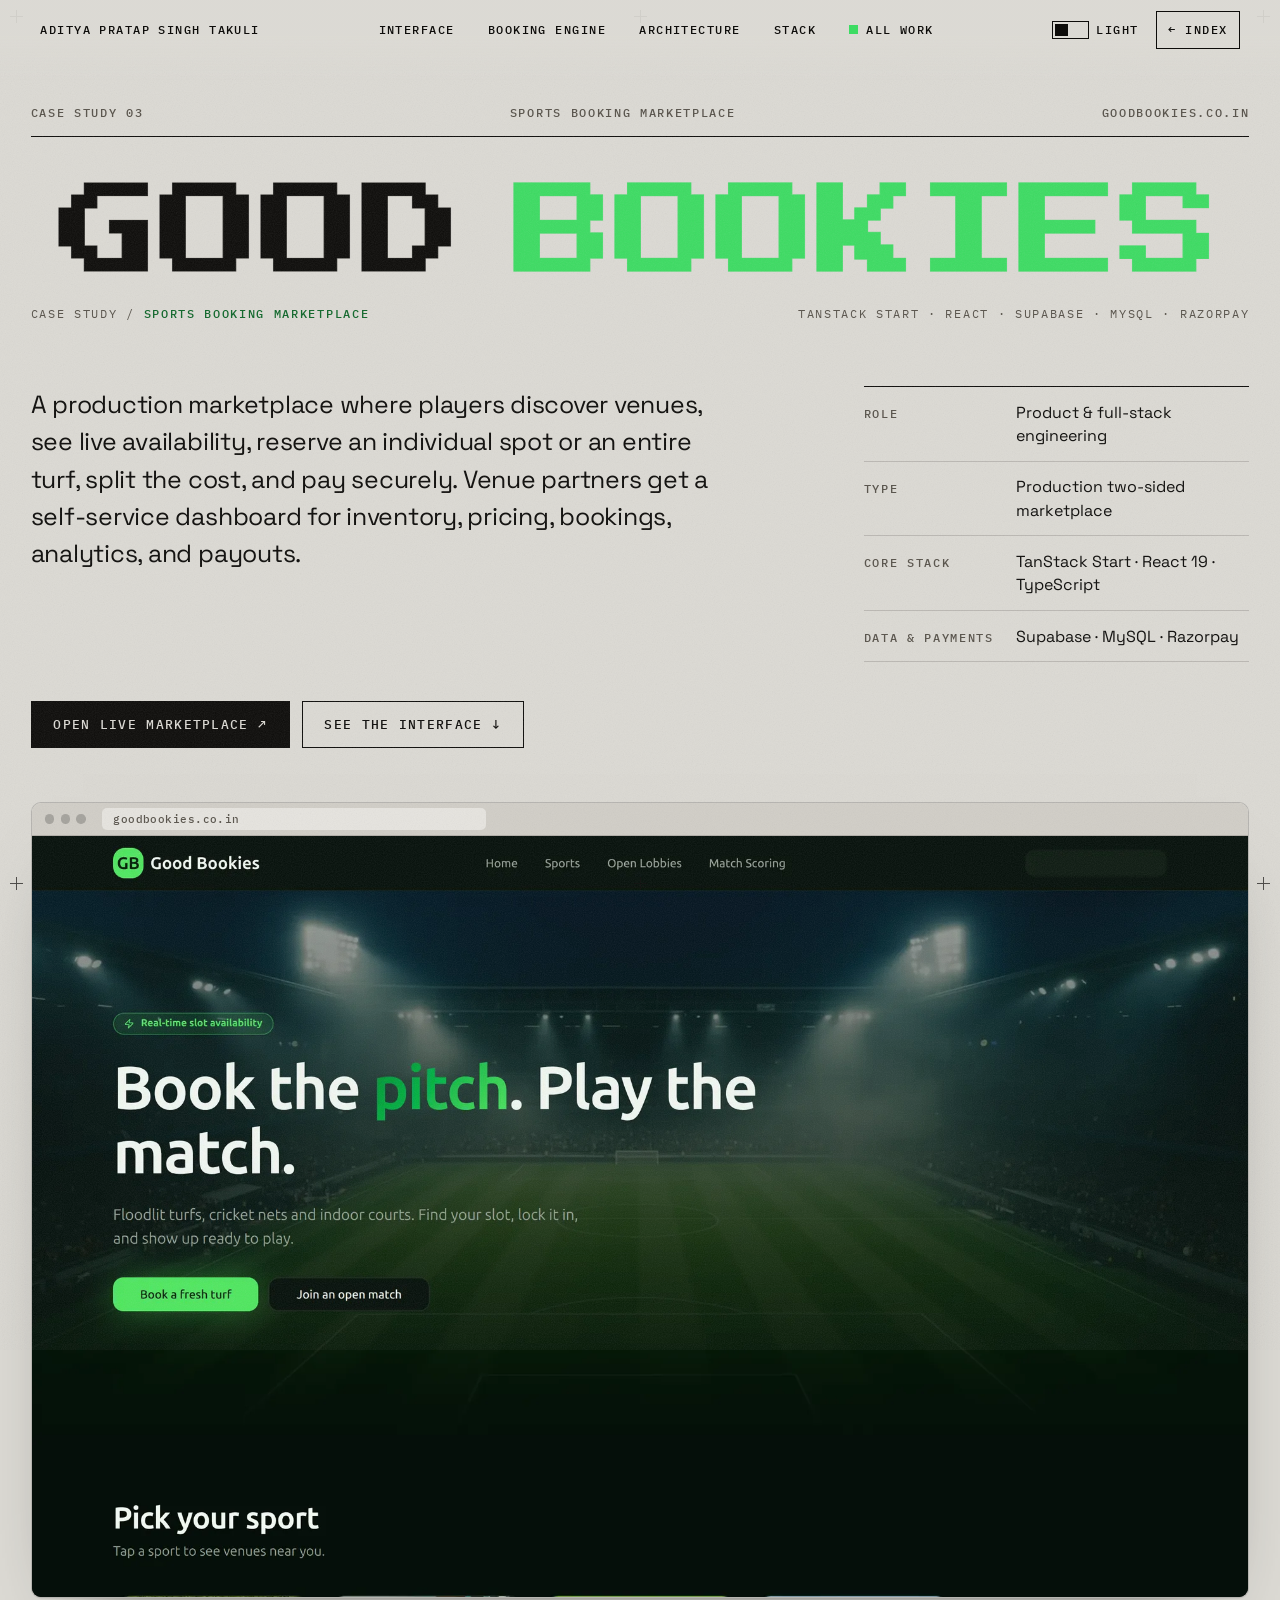
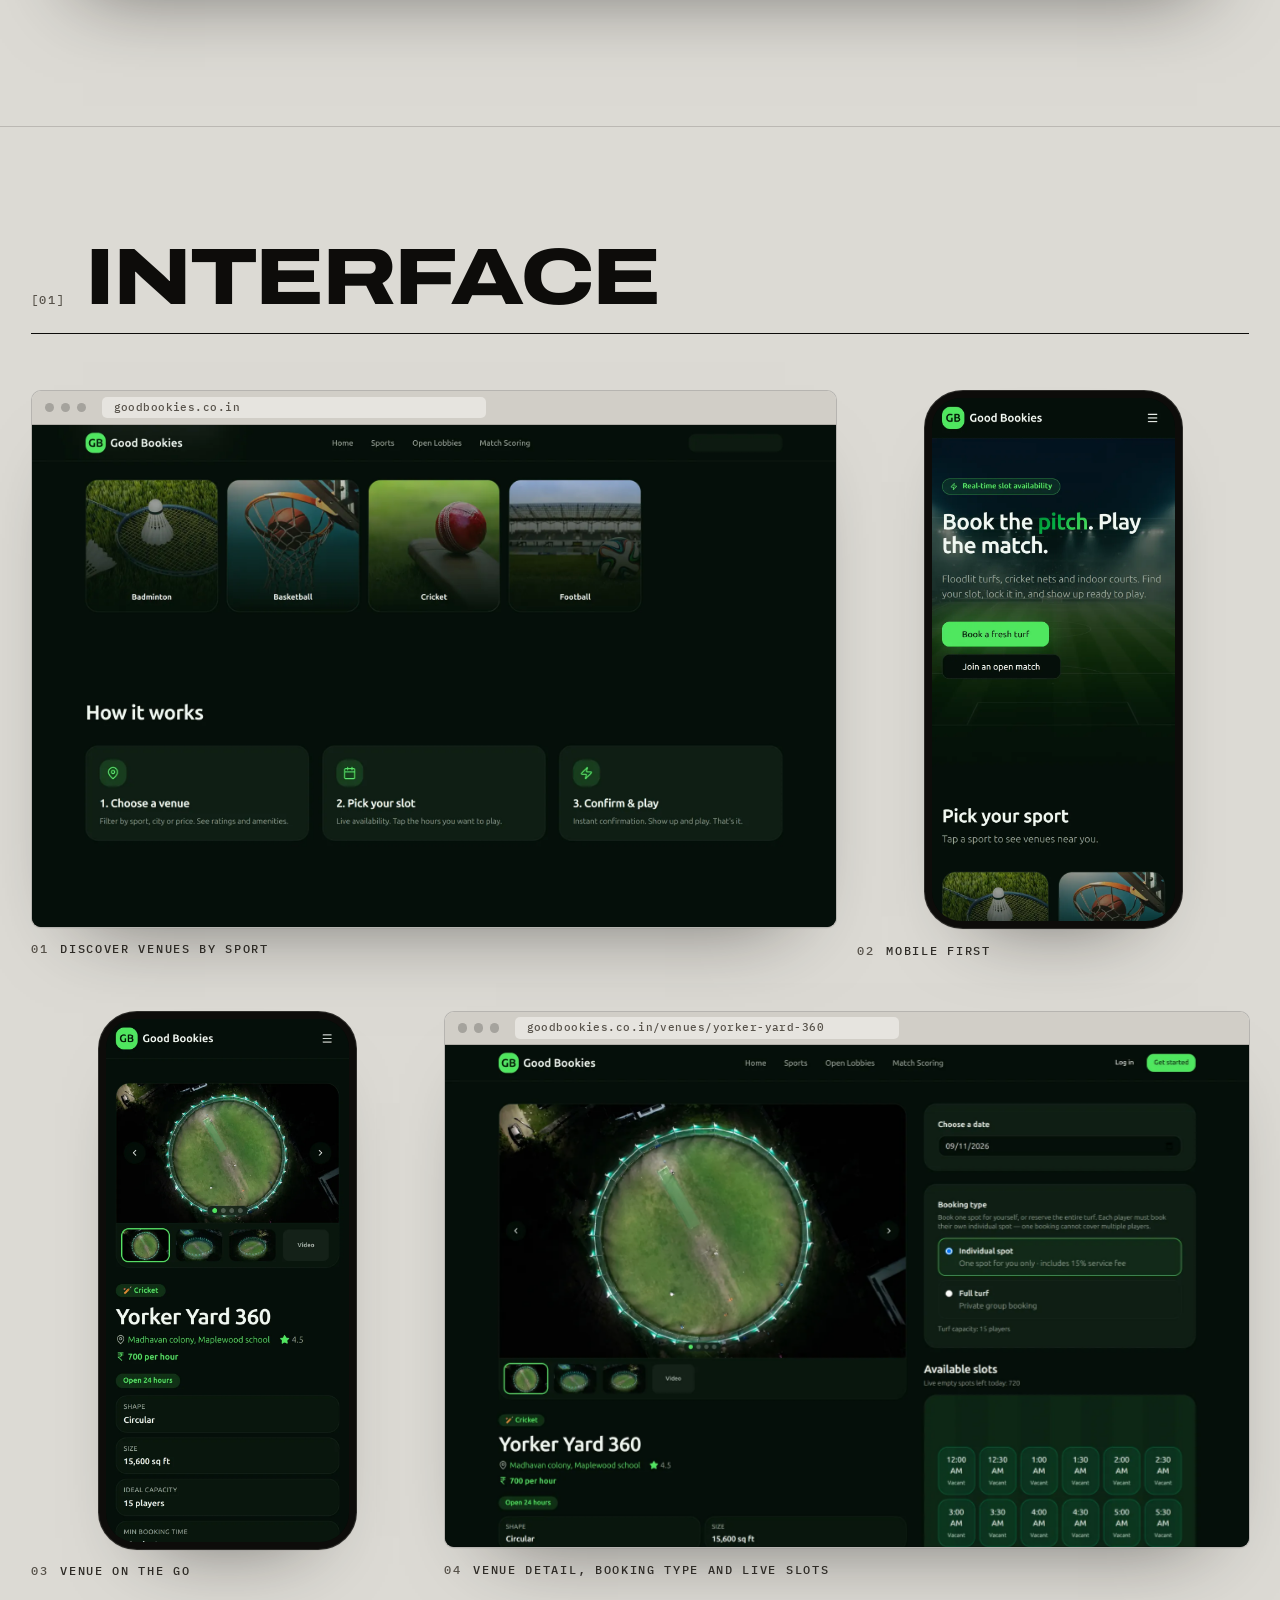
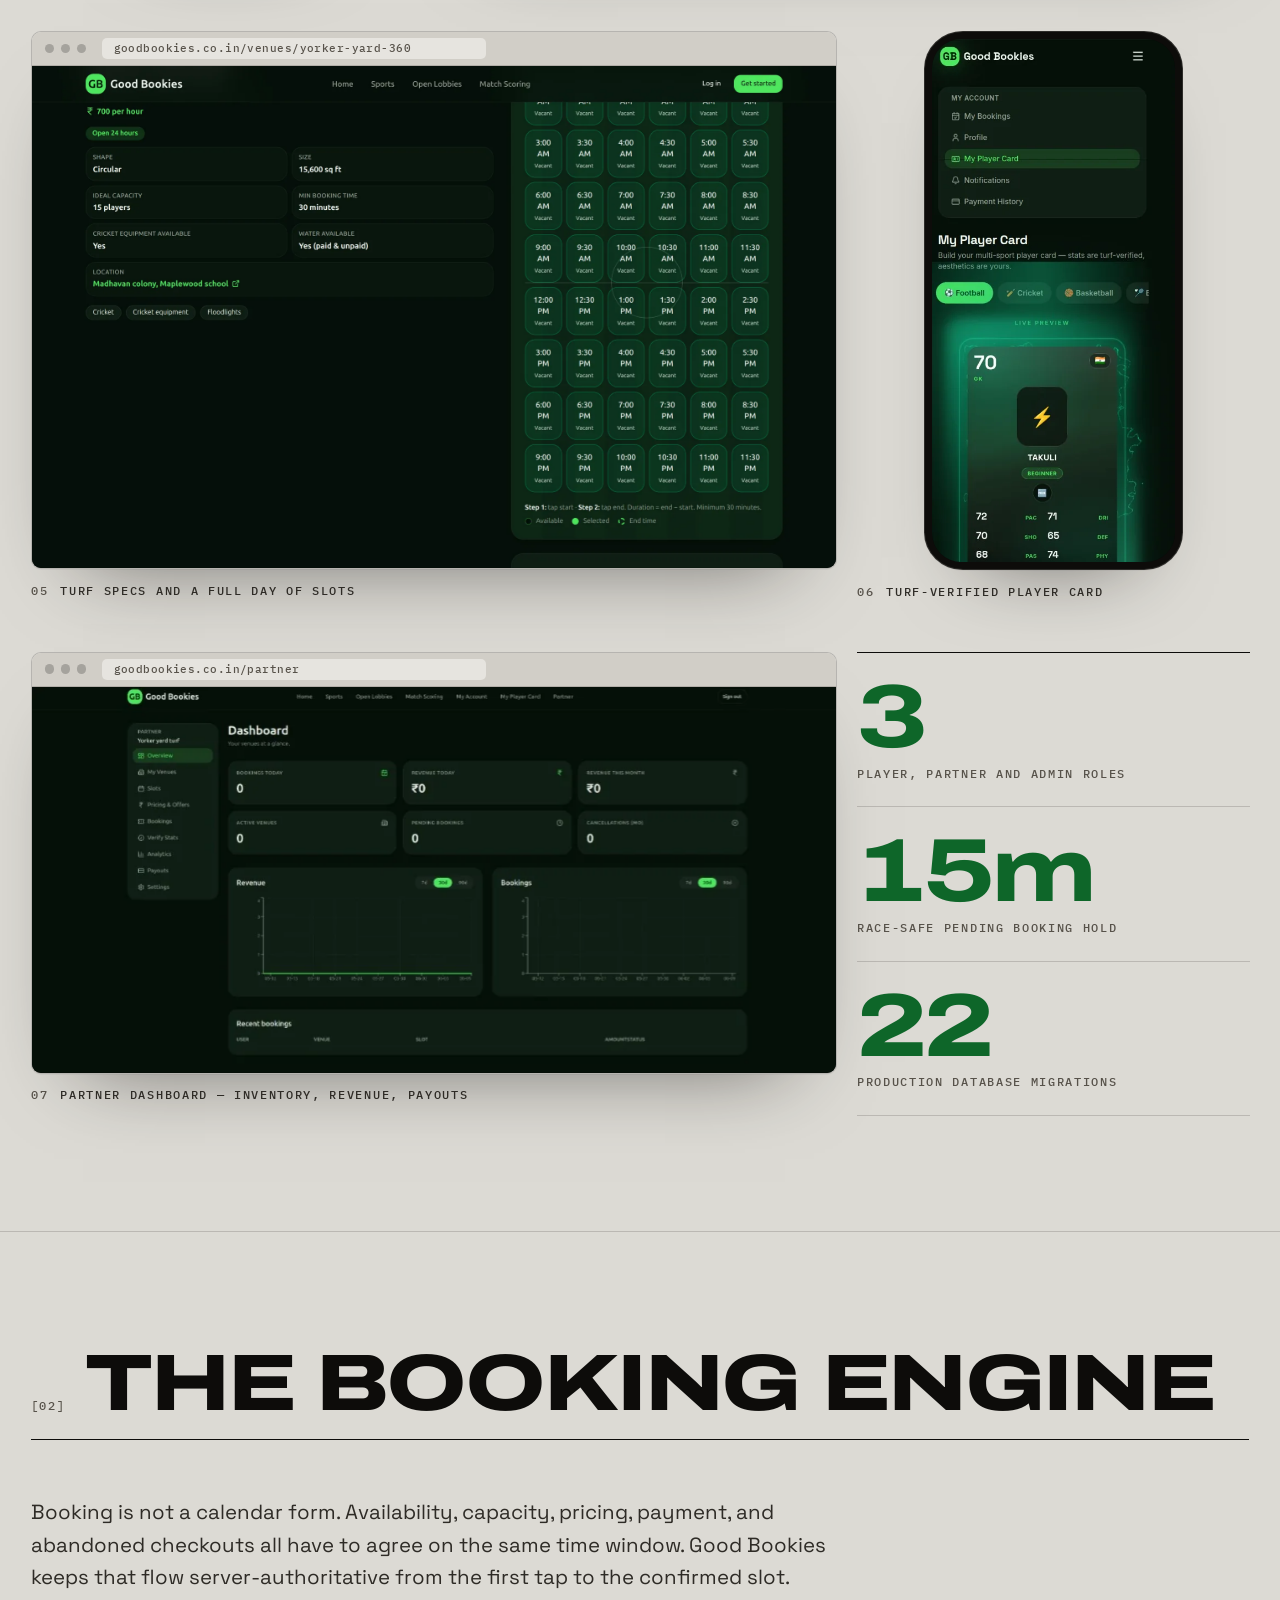
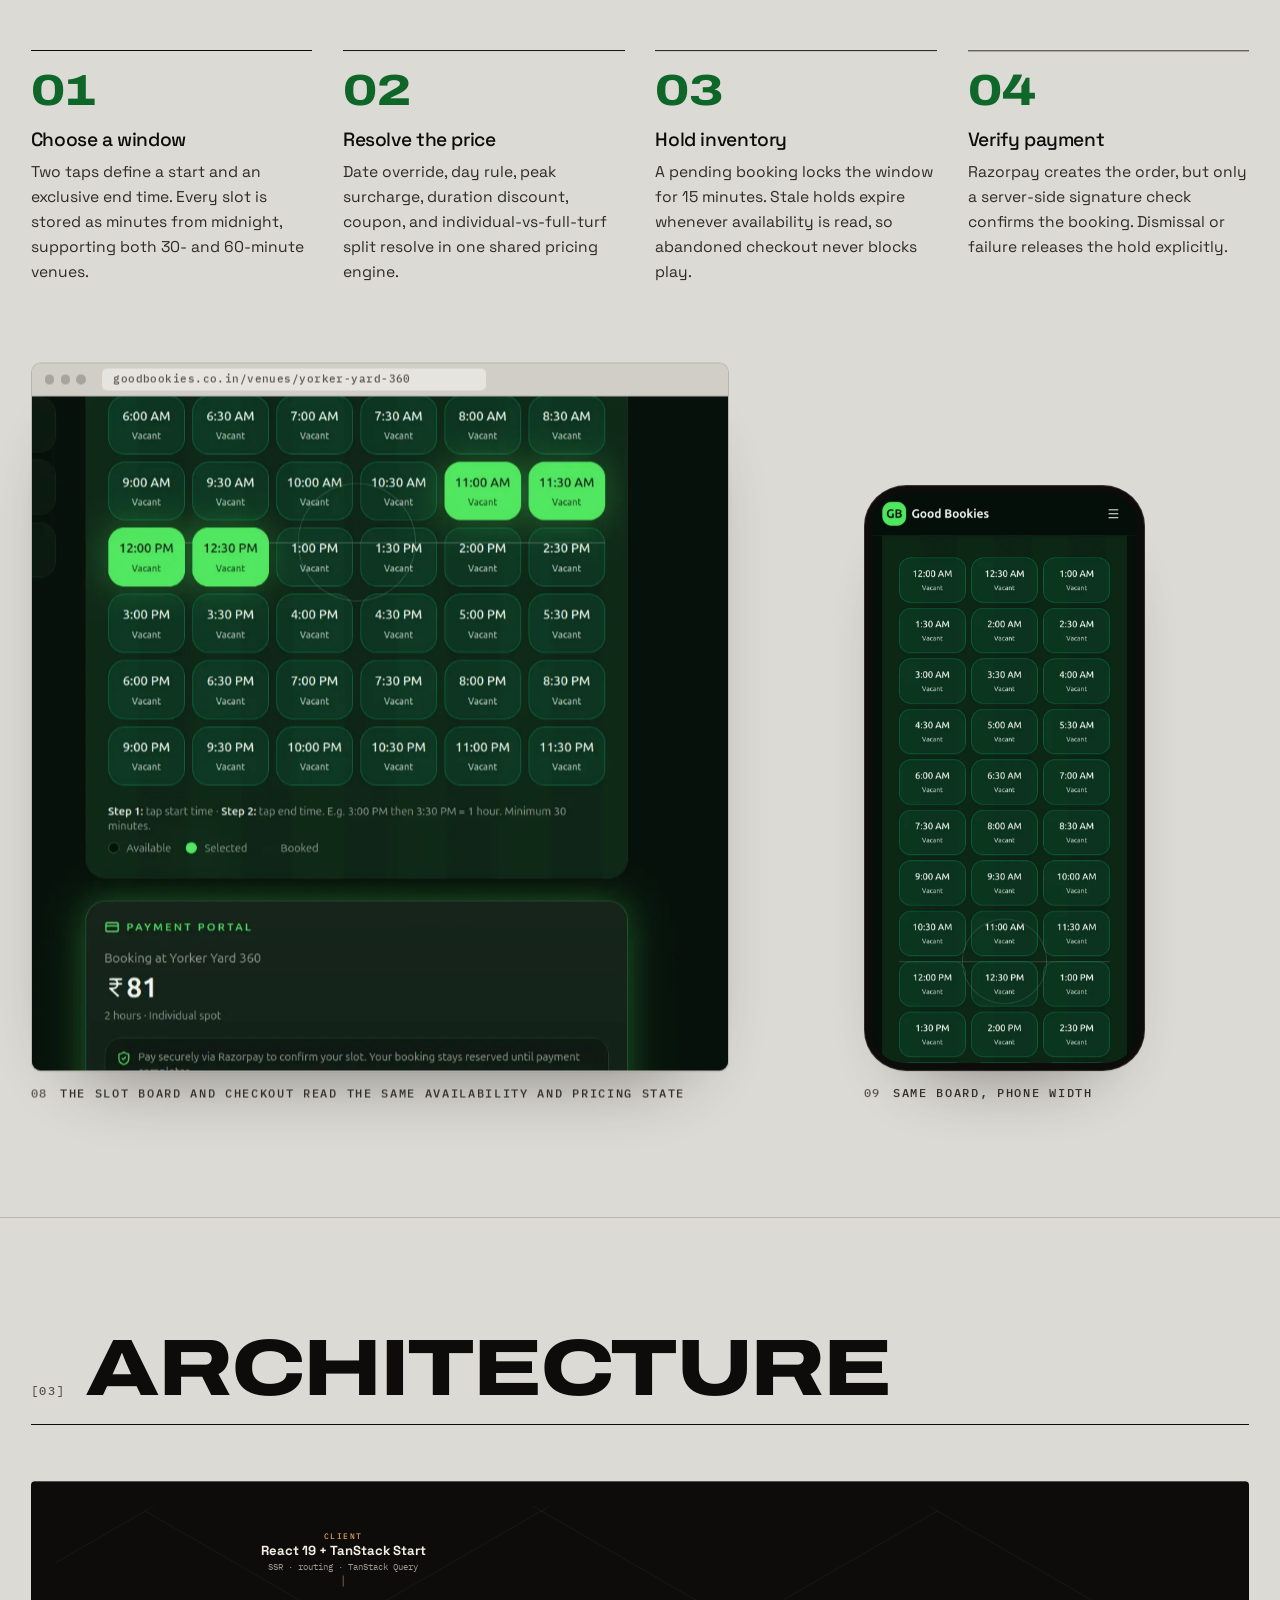
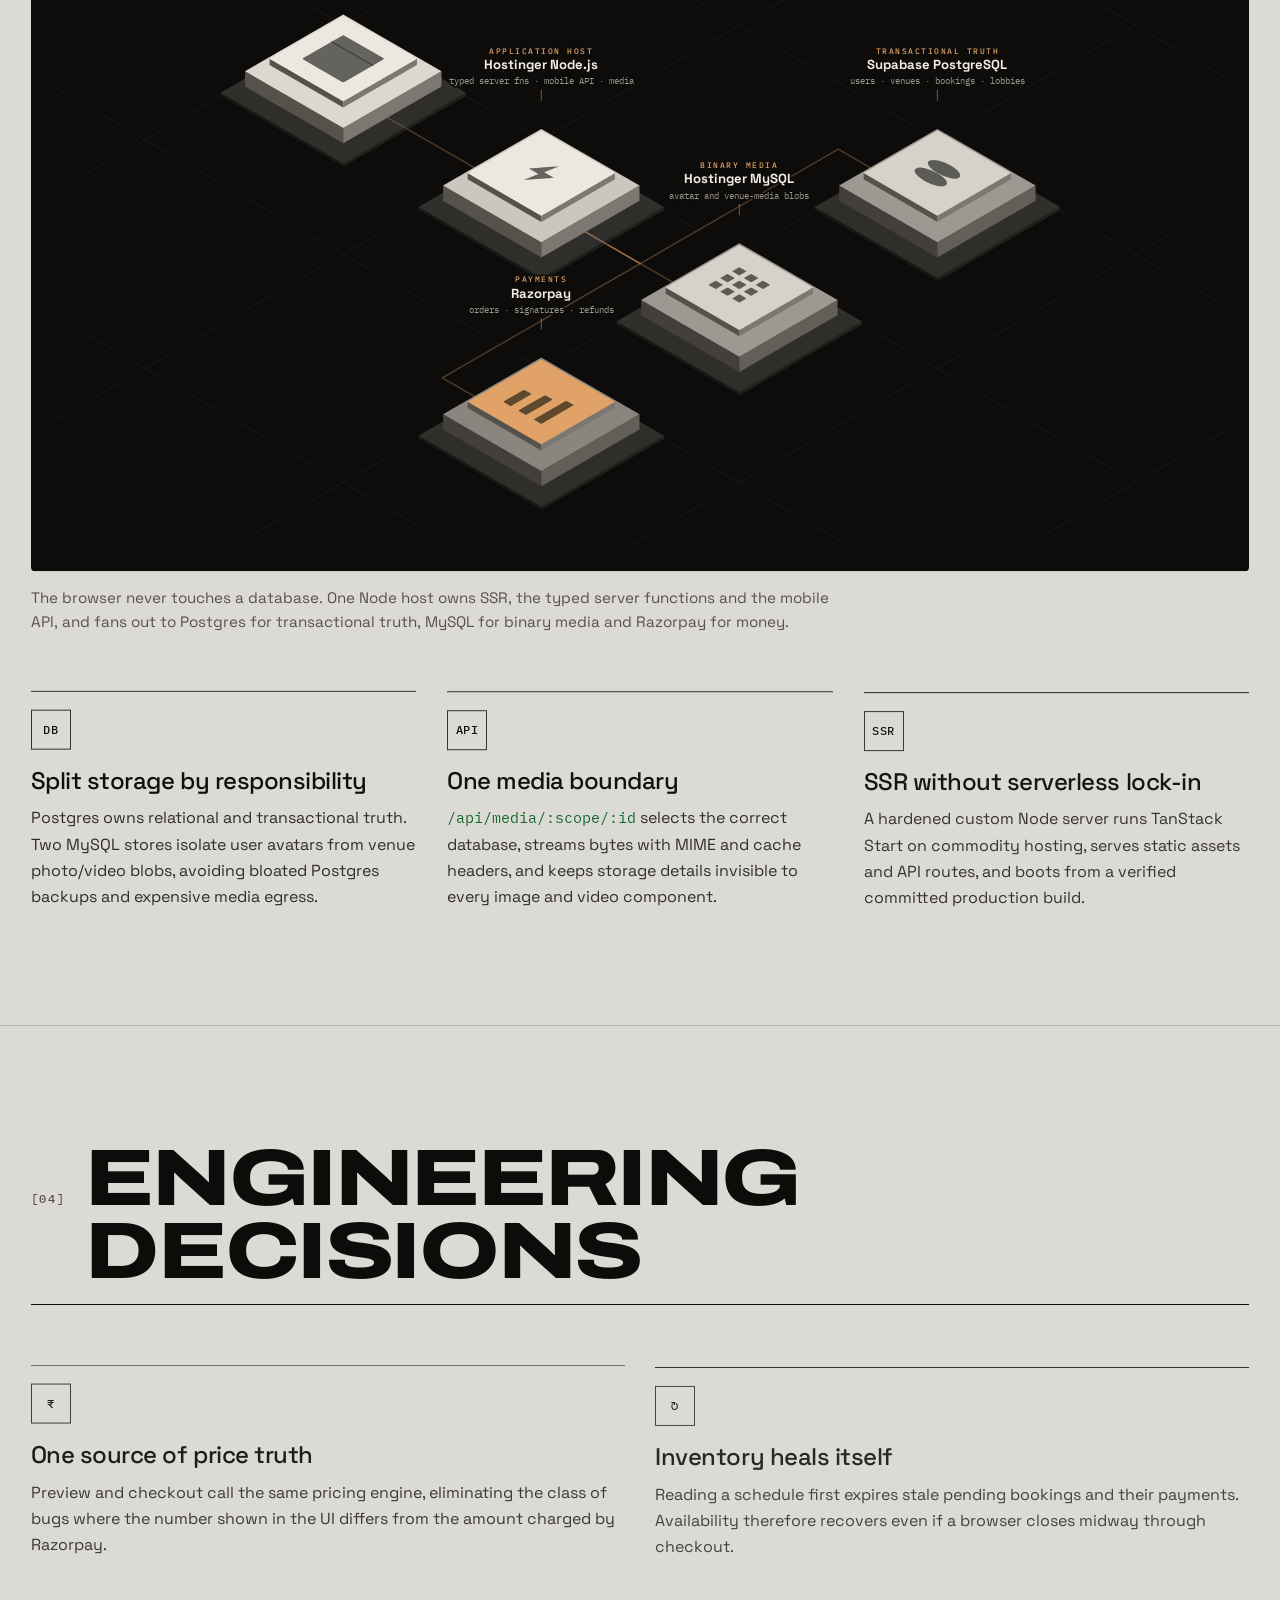
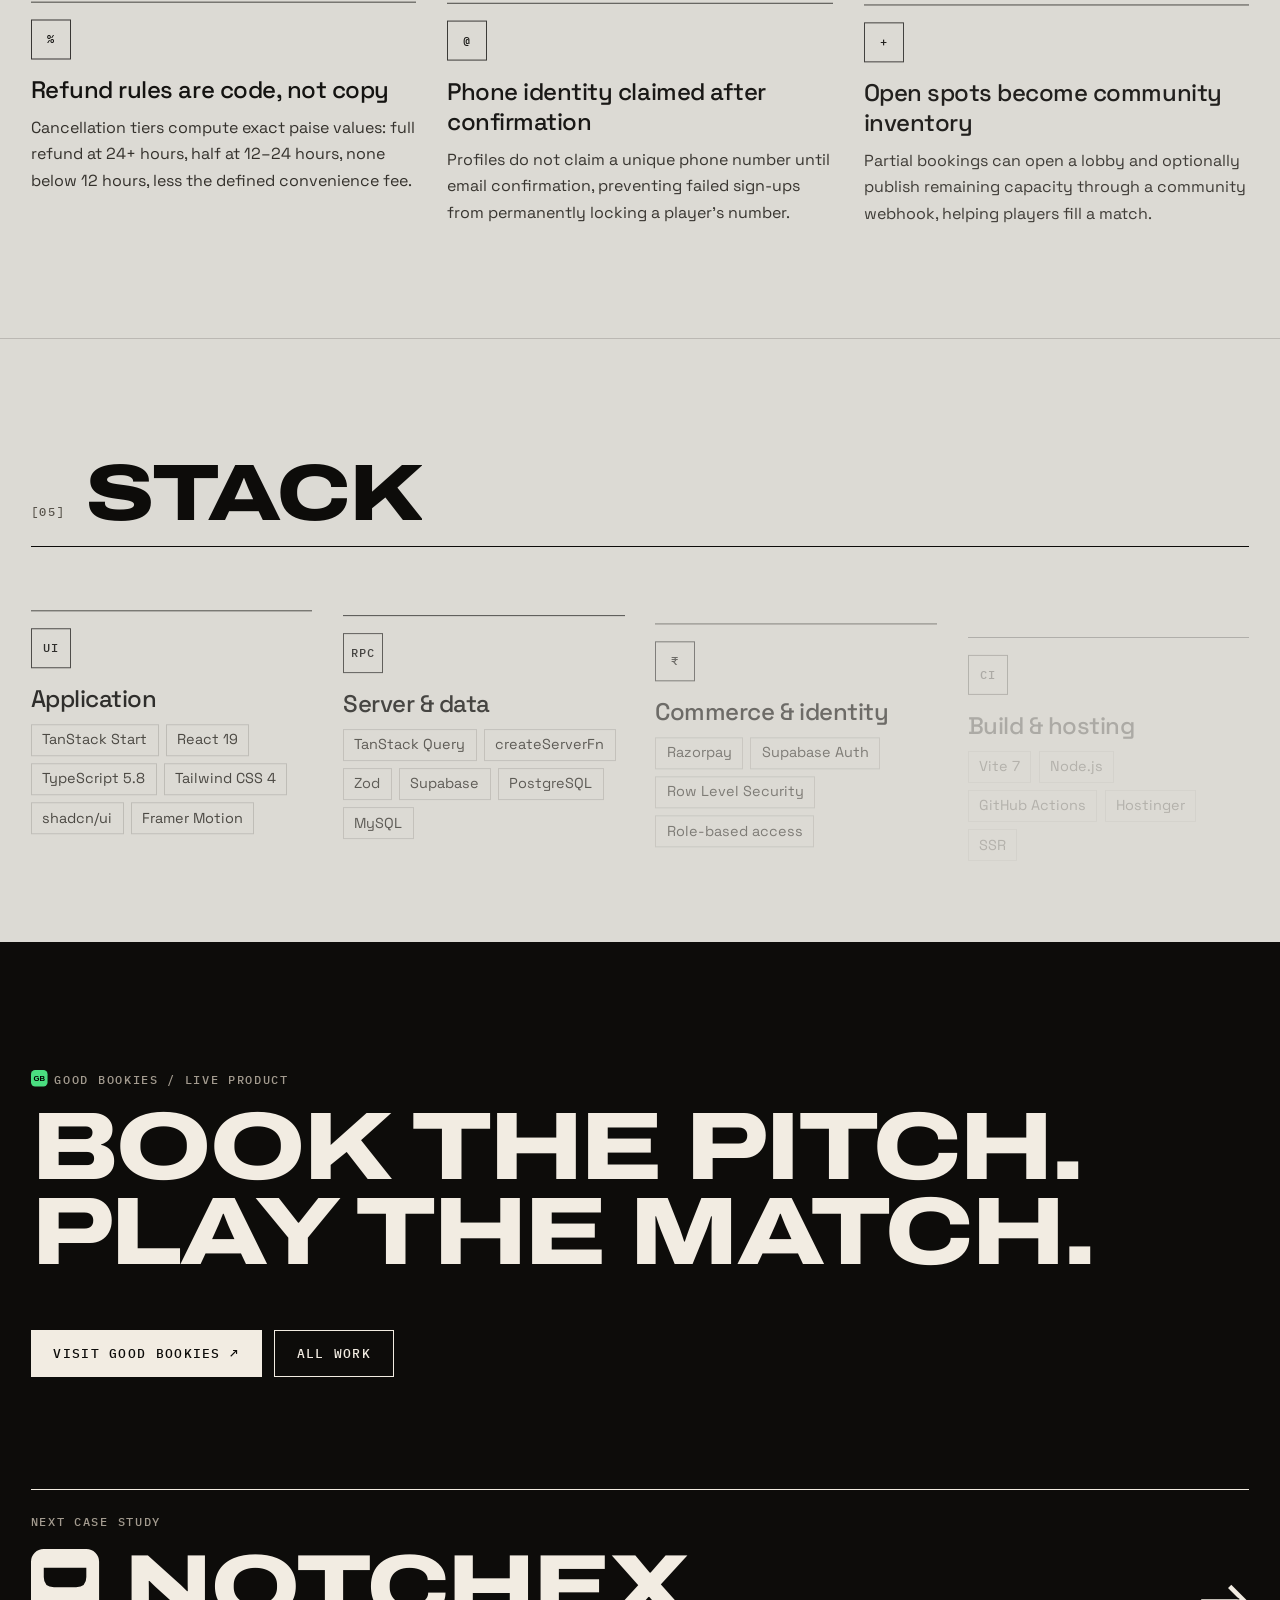
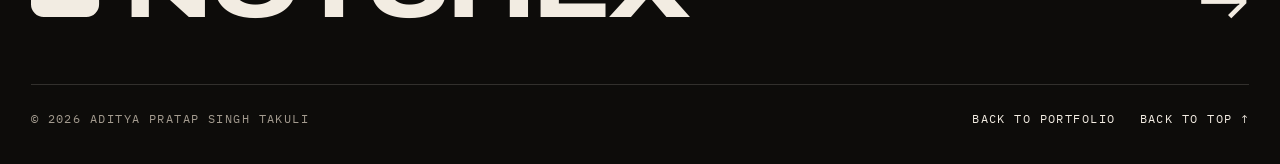
<file: projects/goodbookies.html>
<!DOCTYPE html>
<html lang="en">
  <head>
    <meta charset="UTF-8" />
    <meta name="viewport" content="width=device-width, initial-scale=1.0" />
    <title>Good Bookies — Case Study · Aditya Pratap Singh Takuli</title>
    <meta
      name="description"
      content="Good Bookies: a production sports-turf booking marketplace built with TanStack Start, React, Supabase, MySQL and Razorpay."
    />
    <meta name="theme-color" content="#dcdad4" />
    <!-- Light unless the visitor picks dark; also opts out of browsers that
         auto-darken websites (Edge, Brave and Chrome "dark mode for web content"). -->
    <meta name="color-scheme" content="only light" />
    <link rel="icon" href="../static/img/icons/favicon.ico" sizes="32x32" />
    <link rel="icon" href="../static/img/icons/favicon.svg" type="image/svg+xml" />
    <link rel="apple-touch-icon" href="../static/img/icons/apple-touch-icon.png" />
    <link rel="preconnect" href="https://fonts.googleapis.com" />
    <link rel="preconnect" href="https://fonts.gstatic.com" crossorigin />
    <link
      href="https://fonts.googleapis.com/css2?family=Archivo:wdth,wght@125,800&family=IBM+Plex+Mono:wght@400;500&family=Press+Start+2P&family=Space+Grotesk:wght@400;500;700&display=swap"
      rel="stylesheet"
    />
    <link rel="stylesheet" href="../static/css/base.css?v=6" />
    <link rel="stylesheet" href="../static/css/case.css?v=9" />
    <script>
      (function () {
        var d = document.documentElement;
        d.classList.add("js");
        try {
          // Light is the default; only a visitor's own choice overrides it.
          d.setAttribute("data-theme", localStorage.getItem("theme-pref") || "light");
        } catch (e) {
          d.setAttribute("data-theme", "light");
        }
        var internal = false;
        try {
          internal = sessionStorage.getItem("apst-nav") === "1";
          sessionStorage.removeItem("apst-nav");
        } catch (e) {}
        window.__enter = new Promise(function (resolve) {
          window.__enterResolve = resolve;
        });
        if (internal) d.classList.add("is-arriving");
      })();
    </script>
  </head>
  <body class="case-page goodbookies-page">
    <a class="skip-link" href="#main">Skip to content</a>

    <div class="curtain" aria-hidden="true">
      <i></i><i></i><i></i><i></i><i></i><i></i><i></i><i></i><i></i><i></i>
      <span class="curtain-label"></span>
    </div>
    <div class="grain" aria-hidden="true"></div>
    <div class="marks" aria-hidden="true"><i></i><i></i><i></i><i></i><i></i><i></i></div>
    <div class="cursor" aria-hidden="true"></div>

    <header class="nav">
      <a class="nav-name" href="../index.html" data-title="Home" data-intro>Aditya Pratap Singh Takuli</a>
      <nav class="nav-links" aria-label="Case study" data-intro>
        <a href="#interface">Interface</a>
        <a href="#booking">Booking engine</a>
        <a href="#architecture">Architecture</a>
        <a href="#stack">Stack</a>
        <a class="nav-cta" href="../index.html#work" data-title="Work">All work</a>
      </nav>
      <div class="nav-tools" data-intro>
        <button
          type="button"
          class="theme-toggle"
          id="theme-toggle"
          role="switch"
          aria-checked="false"
          aria-label="Toggle color theme"
        >
          <span class="theme-track" aria-hidden="true"><span class="theme-thumb"></span></span>
          <span class="theme-name" aria-hidden="true"></span>
        </button>
        <a class="nav-resume" href="../index.html#work" data-title="Work">← Index</a>
        <button type="button" class="nav-menu" aria-expanded="false" aria-controls="menu" aria-label="Open menu"></button>
      </div>
    </header>

    <div class="menu" id="menu" aria-hidden="true">
      <nav class="menu-links" aria-label="Menu">
        <a href="#interface"><span>Interface</span></a>
        <a href="#booking"><span>Booking</span></a>
        <a href="#architecture"><span>Architecture</span></a>
        <a href="#stack"><span>Stack</span></a>
        <a href="../index.html#work" data-title="Work"><span>All work</span></a>
      </nav>
      <div class="menu-foot">
        <a href="https://goodbookies.co.in" target="_blank" rel="noopener noreferrer">goodbookies.co.in ↗</a>
        <span>Case study 03</span>
      </div>
    </div>

    <main id="main">
      <section class="case-banner">
        <div class="case-top" data-intro>
          <span class="label">Case study 03</span>
          <span class="label">Sports booking marketplace</span>
          <span class="label">goodbookies.co.in</span>
        </div>
        <h1 class="visually-hidden">Good Bookies</h1>
        <svg
          class="text-hover"
          data-text-hover
          data-intro
          viewBox="0 0 820 80"
          preserveAspectRatio="xMidYMid meet"
          role="img"
          aria-label="Good Bookies"
        >
          <defs>
            <radialGradient
              class="th-gradient"
              id="gbGradient"
              gradientUnits="userSpaceOnUse"
              cx="410"
              cy="40"
              r="0"
            >
              <stop offset="0%" stop-color="#000000" />
              <stop offset="100%" stop-color="#ffffff" />
            </radialGradient>
            <mask id="gbMask">
              <rect x="0" y="0" width="100%" height="100%" fill="url(#gbGradient)" />
            </mask>
          </defs>
          <text
            class="th-base"
            x="410"
            y="74.5"
            text-anchor="middle"
            textLength="782"
            lengthAdjust="spacingAndGlyphs"
          ><tspan class="th-good">GOOD</tspan><tspan class="th-bookies" dx="34">BOOKIES</tspan></text>
          <text
            class="th-fill"
            x="410"
            y="74.5"
            text-anchor="middle"
            textLength="782"
            lengthAdjust="spacingAndGlyphs"
            mask="url(#gbMask)"
          ><tspan class="th-good">GOOD</tspan><tspan class="th-bookies" dx="34">BOOKIES</tspan></text>
        </svg>
        <p class="banner-tag" data-intro>
          <span>Case study / <b>Sports booking marketplace</b></span>
          <span>TanStack Start · React · Supabase · MySQL · Razorpay</span>
        </p>
      </section>

      <section class="case-lede">
        <div class="lede-copy" data-intro>
          <p>
            A production marketplace where players discover venues, see live
            availability, reserve an individual spot or an entire turf, split the
            cost, and pay securely. Venue partners get a self-service dashboard for
            inventory, pricing, bookings, analytics, and payouts.
          </p>
        </div>
        <dl class="case-meta" data-intro>
          <div><dt>Role</dt><dd>Product &amp; full-stack engineering</dd></div>
          <div><dt>Type</dt><dd>Production two-sided marketplace</dd></div>
          <div><dt>Core stack</dt><dd>TanStack Start · React 19 · TypeScript</dd></div>
          <div><dt>Data &amp; payments</dt><dd>Supabase · MySQL · Razorpay</dd></div>
        </dl>
        <div class="case-cta" data-intro>
          <a class="btn btn-fill" href="https://goodbookies.co.in" target="_blank" rel="noopener noreferrer"
            >Open live marketplace ↗</a
          >
          <a class="btn" href="#interface">See the interface ↓</a>
        </div>
      </section>

      <div class="case-cover" data-reveal>
        <figure class="frame frame--browser">
          <div class="frame-bar" aria-hidden="true"><i></i><i></i><i></i><span class="frame-url">goodbookies.co.in</span></div>
          <div class="frame-view">
            <img
              src="../static/img/projects/goodbookies/gb-landing.webp"
              alt="Good Bookies landing page: book the pitch, play the match"
              width="1920"
              height="1200"
            />
          </div>
        </figure>
      </div>

      <section class="section" id="interface">
        <div class="section-head">
          <span class="section-index">01</span>
          <h2 data-split>Interface</h2>
        </div>
        <div class="gallery">
          <figure class="shot shot--wide" data-reveal>
            <div class="frame frame--browser">
              <div class="frame-bar" aria-hidden="true"><i></i><i></i><i></i><span class="frame-url">goodbookies.co.in</span></div>
              <div class="frame-view">
                <img
                  src="../static/img/projects/goodbookies/gb-sports.webp"
                  alt="Sport picker and the three-step how-it-works strip"
                  width="1920"
                  height="1200"
                  loading="lazy"
                />
              </div>
            </div>
            <figcaption><span class="label">01</span><span class="label">Discover venues by sport</span></figcaption>
          </figure>
          <figure class="shot shot--phone" data-reveal>
            <div class="frame frame--phone">
              <div class="frame-view">
                <img
                  src="../static/img/projects/goodbookies/gb-mobile-home.webp"
                  alt="Good Bookies home screen on a phone"
                  width="780"
                  height="1688"
                  loading="lazy"
                />
              </div>
            </div>
            <figcaption><span class="label">02</span><span class="label">Mobile first</span></figcaption>
          </figure>

          <figure class="shot shot--phone" data-reveal>
            <div class="frame frame--phone">
              <div class="frame-view">
                <img
                  src="../static/img/projects/goodbookies/gb-mobile-venue.webp"
                  alt="Venue page on a phone with photos, rating and turf details"
                  width="800"
                  height="1720"
                  loading="lazy"
                />
              </div>
            </div>
            <figcaption><span class="label">03</span><span class="label">Venue on the go</span></figcaption>
          </figure>
          <figure class="shot shot--wide" data-reveal>
            <div class="frame frame--browser">
              <div class="frame-bar" aria-hidden="true"><i></i><i></i><i></i><span class="frame-url">goodbookies.co.in/venues/yorker-yard-360</span></div>
              <div class="frame-view">
                <img
                  src="../static/img/projects/goodbookies/gb-venue.webp"
                  alt="Venue detail with photo gallery, booking type and live slots"
                  width="1920"
                  height="1200"
                  loading="lazy"
                />
              </div>
            </div>
            <figcaption><span class="label">04</span><span class="label">Venue detail, booking type and live slots</span></figcaption>
          </figure>

          <figure class="shot shot--wide" data-reveal>
            <div class="frame frame--browser">
              <div class="frame-bar" aria-hidden="true"><i></i><i></i><i></i><span class="frame-url">goodbookies.co.in/venues/yorker-yard-360</span></div>
              <div class="frame-view">
                <img
                  src="../static/img/projects/goodbookies/gb-slots.webp"
                  alt="Turf specifications beside a full day of half-hour slots"
                  width="1920"
                  height="1200"
                  loading="lazy"
                />
              </div>
            </div>
            <figcaption><span class="label">05</span><span class="label">Turf specs and a full day of slots</span></figcaption>
          </figure>
          <figure class="shot shot--phone" data-reveal>
            <div class="frame frame--phone">
              <div class="frame-view">
                <img
                  src="../static/img/projects/goodbookies/gb-player-card.webp"
                  alt="Multi-sport player card builder with a live preview"
                  width="442"
                  height="956"
                  loading="lazy"
                />
              </div>
            </div>
            <figcaption><span class="label">06</span><span class="label">Turf-verified player card</span></figcaption>
          </figure>

          <figure class="shot shot--wide" data-reveal>
            <div class="frame frame--browser">
              <div class="frame-bar" aria-hidden="true"><i></i><i></i><i></i><span class="frame-url">goodbookies.co.in/partner</span></div>
              <div class="frame-view" style="--ar: 1024 / 492">
                <img
                  src="../static/img/projects/goodbookies/gb-partner.webp"
                  alt="Venue partner dashboard with bookings, revenue and cancellation metrics"
                  width="1024"
                  height="492"
                  loading="lazy"
                />
              </div>
            </div>
            <figcaption><span class="label">07</span><span class="label">Partner dashboard — inventory, revenue, payouts</span></figcaption>
          </figure>
          <div class="stats stats--side" data-reveal>
            <div class="stat"><strong data-count="3">3</strong><span class="label">Player, partner and admin roles</span></div>
            <div class="stat"><strong data-count="15" data-suffix="m">15m</strong><span class="label">Race-safe pending booking hold</span></div>
            <div class="stat"><strong data-count="22">22</strong><span class="label">Production database migrations</span></div>
          </div>
        </div>
      </section>

      <section class="section" id="booking">
        <div class="section-head">
          <span class="section-index">02</span>
          <h2 data-split>The booking engine</h2>
        </div>
        <p class="about-text" data-reveal>
          Booking is not a calendar form. Availability, capacity, pricing, payment,
          and abandoned checkouts all have to agree on the same time window. Good
          Bookies keeps that flow server-authoritative from the first tap to the
          confirmed slot.
        </p>
        <ol class="gb-flow" aria-label="Booking and payment flow">
          <li data-reveal>
            <span>01</span>
            <h3>Choose a window</h3>
            <p>
              Two taps define a start and an exclusive end time. Every slot is stored
              as minutes from midnight, supporting both 30- and 60-minute venues.
            </p>
          </li>
          <li data-reveal>
            <span>02</span>
            <h3>Resolve the price</h3>
            <p>
              Date override, day rule, peak surcharge, duration discount, coupon,
              and individual-vs-full-turf split resolve in one shared pricing engine.
            </p>
          </li>
          <li data-reveal>
            <span>03</span>
            <h3>Hold inventory</h3>
            <p>
              A pending booking locks the window for 15 minutes. Stale holds expire
              whenever availability is read, so abandoned checkout never blocks play.
            </p>
          </li>
          <li data-reveal>
            <span>04</span>
            <h3>Verify payment</h3>
            <p>
              Razorpay creates the order, but only a server-side signature check
              confirms the booking. Dismissal or failure releases the hold explicitly.
            </p>
          </li>
        </ol>
        <div class="gb-detail">
          <figure class="shot" data-reveal>
            <div class="frame frame--browser frame--detail">
              <div class="frame-bar" aria-hidden="true"><i></i><i></i><i></i><span class="frame-url">goodbookies.co.in/venues/yorker-yard-360</span></div>
              <div class="frame-view">
                <img
                  src="../static/img/projects/goodbookies/gb-slot-select.webp"
                  alt="Four half-hour slots selected, with the payment portal totalling the booking"
                  width="945"
                  height="915"
                  loading="lazy"
                />
              </div>
            </div>
            <figcaption>
              <span class="label">08</span>
              <span class="label">The slot board and checkout read the same availability and pricing state</span>
            </figcaption>
          </figure>
          <figure class="shot shot--phone" data-reveal>
            <div class="frame frame--phone">
              <div class="frame-view">
                <img
                  src="../static/img/projects/goodbookies/gb-mobile-slots.webp"
                  alt="Half-hour slot grid on a phone"
                  width="800"
                  height="1720"
                  loading="lazy"
                />
              </div>
            </div>
            <figcaption><span class="label">09</span><span class="label">Same board, phone width</span></figcaption>
          </figure>
        </div>
      </section>

      <section class="section" id="architecture">
        <div class="section-head">
          <span class="section-index">03</span>
          <h2 data-split>Architecture</h2>
        </div>
        <figure class="diagram" data-reveal>
          <div class="iso-stage">
            <svg class="nd-svg iso-svg" viewBox="-523.0 -7.0 1331.7 923.6" role="img" aria-label="Good Bookies system architecture: a React client talks to a Node application host, which owns Postgres, MySQL media stores and Razorpay" preserveAspectRatio="xMidYMid meet" style="--cycle: 9.0s"><title>Good Bookies system architecture: a React client talks to a Node application host, which owns Postgres, MySQL media stores and Razorpay</title><g class="iso-grid"><line x1="0.0" y1="-330.0" x2="-1428.9" y2="495.0" /><line x1="285.8" y1="-165.0" x2="-1143.2" y2="660.0" /><line x1="571.6" y1="0.0" x2="-857.4" y2="825.0" /><line x1="857.4" y1="165.0" x2="-571.6" y2="990.0" /><line x1="1143.2" y1="330.0" x2="-285.8" y2="1155.0" /><line x1="1428.9" y1="495.0" x2="0.0" y2="1320.0" /><line x1="0.0" y1="-330.0" x2="1428.9" y2="495.0" /><line x1="-285.8" y1="-165.0" x2="1143.2" y2="660.0" /><line x1="-571.6" y1="0.0" x2="857.4" y2="825.0" /><line x1="-857.4" y1="165.0" x2="571.6" y2="990.0" /><line x1="-1143.2" y1="330.0" x2="285.8" y2="1155.0" /><line x1="-1428.9" y1="495.0" x2="0.0" y2="1320.0" /></g><g class="iso-wires"><path class="iso-wire" d="M -285.79 261.30 L -142.89 343.80 L -142.89 343.80 L 0.00 426.30" /><path class="iso-pulse" d="M -285.79 261.30 L -142.89 343.80 L -142.89 343.80 L 0.00 426.30" style="--len:330.0; animation-delay:0.00s" /><path class="iso-wire" d="M 0.00 426.30 L 142.89 508.80 L 428.68 343.80 L 571.58 426.30" /><path class="iso-pulse" d="M 0.00 426.30 L 142.89 508.80 L 428.68 343.80 L 571.58 426.30" style="--len:660.0; animation-delay:1.24s" /><path class="iso-wire" d="M 0.00 426.30 L 142.89 508.80 L 142.89 508.80 L 285.79 591.30" /><path class="iso-pulse" d="M 0.00 426.30 L 142.89 508.80 L 142.89 508.80 L 285.79 591.30" style="--len:330.0; animation-delay:2.48s" /><path class="iso-wire" d="M 0.00 426.30 L 142.89 508.80 L -142.89 673.80 L 0.00 756.30" /><path class="iso-pulse" d="M 0.00 426.30 L 142.89 508.80 L -142.89 673.80 L 0.00 756.30" style="--len:660.0; animation-delay:3.71s" /></g><g class="iso-chip iso-chip--edge" style="--d:0.00s"><polygon class="iso-shadow" points="-285.79,163.00 -105.14,267.30 -285.79,371.60 -466.44,267.30" /><g class="iso-plate iso-plate--tray"><polygon class="iso-face iso-face--left iso-tray" points="-462.98,262.30 -285.79,364.60 -285.79,369.60 -462.98,267.30" /><polygon class="iso-face iso-face--right iso-tray" points="-108.60,262.30 -285.79,364.60 -285.79,369.60 -108.60,267.30" /><polygon class="iso-face iso-face--top iso-tray" points="-285.79,160.00 -108.60,262.30 -285.79,364.60 -462.98,262.30" /></g><g class="iso-plate iso-plate--slab"><polygon class="iso-face iso-face--left iso-slab iso-slab--edge" points="-427.54,231.30 -285.79,313.14 -285.79,335.14 -427.54,253.30" /><polygon class="iso-face iso-face--right iso-slab iso-slab--edge" points="-144.04,231.30 -285.79,313.14 -285.79,335.14 -144.04,253.30" /><polygon class="iso-face iso-face--top iso-slab iso-slab--edge" points="-285.79,149.46 -144.04,231.30 -285.79,313.14 -427.54,231.30" /></g><g class="iso-plate iso-plate--cap"><polygon class="iso-face iso-face--left iso-cap iso-cap--edge" points="-392.10,213.30 -285.79,274.68 -285.79,283.68 -392.10,222.30" /><polygon class="iso-face iso-face--right iso-cap iso-cap--edge" points="-179.48,213.30 -285.79,274.68 -285.79,283.68 -179.48,222.30" /><polygon class="iso-face iso-face--top iso-cap iso-cap--edge" points="-285.79,151.92 -179.48,213.30 -285.79,274.68 -392.10,213.30" /><g class="iso-glyph" transform="matrix(0.8660,0.5000,-0.8660,0.5000,-285.788,151.920)"><rect x="27.0" y="27.0" width="68.7" height="68.7" rx="2" /><line x1="27.0" y1="46.3" x2="95.8" y2="46.3" /></g></g><g class="iso-label" transform="translate(-285.79,213.30)"><text class="iso-kicker" x="0" y="-172.3">client</text><text class="iso-title" x="0" y="-150.3">React 19 + TanStack Start</text><text class="iso-sub" x="0" y="-128.3">SSR · routing · TanStack Query</text><line class="iso-leader" x1="0" y1="-120.3" x2="0" y2="-104.3" /></g></g><g class="iso-chip iso-chip--core" style="--d:0.08s"><polygon class="iso-shadow" points="0.00,328.00 180.65,432.30 0.00,536.60 -180.65,432.30" /><g class="iso-plate iso-plate--tray"><polygon class="iso-face iso-face--left iso-tray" points="-177.19,427.30 0.00,529.60 0.00,534.60 -177.19,432.30" /><polygon class="iso-face iso-face--right iso-tray" points="177.19,427.30 0.00,529.60 0.00,534.60 177.19,432.30" /><polygon class="iso-face iso-face--top iso-tray" points="0.00,325.00 177.19,427.30 0.00,529.60 -177.19,427.30" /></g><g class="iso-plate iso-plate--slab"><polygon class="iso-face iso-face--left iso-slab iso-slab--core" points="-141.75,396.30 0.00,478.14 0.00,500.14 -141.75,418.30" /><polygon class="iso-face iso-face--right iso-slab iso-slab--core" points="141.75,396.30 0.00,478.14 0.00,500.14 141.75,418.30" /><polygon class="iso-face iso-face--top iso-slab iso-slab--core" points="0.00,314.46 141.75,396.30 0.00,478.14 -141.75,396.30" /></g><g class="iso-plate iso-plate--cap"><polygon class="iso-face iso-face--left iso-cap iso-cap--core" points="-106.31,378.30 0.00,439.68 0.00,448.68 -106.31,387.30" /><polygon class="iso-face iso-face--right iso-cap iso-cap--core" points="106.31,378.30 0.00,439.68 0.00,448.68 106.31,387.30" /><polygon class="iso-face iso-face--top iso-cap iso-cap--core" points="0.00,316.92 106.31,378.30 0.00,439.68 -106.31,378.30" /><g class="iso-glyph" transform="matrix(0.8660,0.5000,-0.8660,0.5000,0.000,316.920)"><polygon points="66.3,36.8 44.2,65.1 60.2,65.1 56.5,85.9 78.6,57.7 62.6,57.7" /></g></g><g class="iso-label" transform="translate(0.00,378.30)"><text class="iso-kicker" x="0" y="-172.3">application host</text><text class="iso-title" x="0" y="-150.3">Hostinger Node.js</text><text class="iso-sub" x="0" y="-128.3">typed server fns · mobile API · media</text><line class="iso-leader" x1="0" y1="-120.3" x2="0" y2="-104.3" /></g></g><g class="iso-chip iso-chip--data" style="--d:0.16s"><polygon class="iso-shadow" points="571.58,328.00 752.23,432.30 571.58,536.60 390.92,432.30" /><g class="iso-plate iso-plate--tray"><polygon class="iso-face iso-face--left iso-tray" points="394.39,427.30 571.58,529.60 571.58,534.60 394.39,432.30" /><polygon class="iso-face iso-face--right iso-tray" points="748.77,427.30 571.58,529.60 571.58,534.60 748.77,432.30" /><polygon class="iso-face iso-face--top iso-tray" points="571.58,325.00 748.77,427.30 571.58,529.60 394.39,427.30" /></g><g class="iso-plate iso-plate--slab"><polygon class="iso-face iso-face--left iso-slab iso-slab--data" points="429.83,396.30 571.58,478.14 571.58,500.14 429.83,418.30" /><polygon class="iso-face iso-face--right iso-slab iso-slab--data" points="713.33,396.30 571.58,478.14 571.58,500.14 713.33,418.30" /><polygon class="iso-face iso-face--top iso-slab iso-slab--data" points="571.58,314.46 713.33,396.30 571.58,478.14 429.83,396.30" /></g><g class="iso-plate iso-plate--cap"><polygon class="iso-face iso-face--left iso-cap iso-cap--data" points="465.26,378.30 571.58,439.68 571.58,448.68 465.26,387.30" /><polygon class="iso-face iso-face--right iso-cap iso-cap--data" points="677.89,378.30 571.58,439.68 571.58,448.68 677.89,387.30" /><polygon class="iso-face iso-face--top iso-cap iso-cap--data" points="571.58,316.92 677.89,378.30 571.58,439.68 465.26,378.30" /><g class="iso-glyph" transform="matrix(0.8660,0.5000,-0.8660,0.5000,571.577,316.920)"><ellipse cx="61.4" cy="50.3" rx="24.6" ry="11.0" /><ellipse cx="61.4" cy="72.4" rx="24.6" ry="11.0" /></g></g><g class="iso-label" transform="translate(571.58,378.30)"><text class="iso-kicker" x="0" y="-172.3">transactional truth</text><text class="iso-title" x="0" y="-150.3">Supabase PostgreSQL</text><text class="iso-sub" x="0" y="-128.3">users · venues · bookings · lobbies</text><line class="iso-leader" x1="0" y1="-120.3" x2="0" y2="-104.3" /></g></g><g class="iso-chip iso-chip--data" style="--d:0.24s"><polygon class="iso-shadow" points="285.79,493.00 466.44,597.30 285.79,701.60 105.14,597.30" /><g class="iso-plate iso-plate--tray"><polygon class="iso-face iso-face--left iso-tray" points="108.60,592.30 285.79,694.60 285.79,699.60 108.60,597.30" /><polygon class="iso-face iso-face--right iso-tray" points="462.98,592.30 285.79,694.60 285.79,699.60 462.98,597.30" /><polygon class="iso-face iso-face--top iso-tray" points="285.79,490.00 462.98,592.30 285.79,694.60 108.60,592.30" /></g><g class="iso-plate iso-plate--slab"><polygon class="iso-face iso-face--left iso-slab iso-slab--data" points="144.04,561.30 285.79,643.14 285.79,665.14 144.04,583.30" /><polygon class="iso-face iso-face--right iso-slab iso-slab--data" points="427.54,561.30 285.79,643.14 285.79,665.14 427.54,583.30" /><polygon class="iso-face iso-face--top iso-slab iso-slab--data" points="285.79,479.46 427.54,561.30 285.79,643.14 144.04,561.30" /></g><g class="iso-plate iso-plate--cap"><polygon class="iso-face iso-face--left iso-cap iso-cap--data" points="179.48,543.30 285.79,604.68 285.79,613.68 179.48,552.30" /><polygon class="iso-face iso-face--right iso-cap iso-cap--data" points="392.10,543.30 285.79,604.68 285.79,613.68 392.10,552.30" /><polygon class="iso-face iso-face--top iso-cap iso-cap--data" points="285.79,481.92 392.10,543.30 285.79,604.68 179.48,543.30" /><g class="iso-glyph" transform="matrix(0.8660,0.5000,-0.8660,0.5000,285.788,481.920)"><rect x="31.9" y="31.9" width="12.2" height="12.2" rx="1" /><rect x="31.9" y="51.6" width="12.2" height="12.2" rx="1" /><rect x="31.9" y="71.2" width="12.2" height="12.2" rx="1" /><rect x="51.6" y="31.9" width="12.2" height="12.2" rx="1" /><rect x="51.6" y="51.6" width="12.2" height="12.2" rx="1" /><rect x="51.6" y="71.2" width="12.2" height="12.2" rx="1" /><rect x="71.2" y="31.9" width="12.2" height="12.2" rx="1" /><rect x="71.2" y="51.6" width="12.2" height="12.2" rx="1" /><rect x="71.2" y="71.2" width="12.2" height="12.2" rx="1" /></g></g><g class="iso-label" transform="translate(285.79,543.30)"><text class="iso-kicker" x="0" y="-172.3">binary media</text><text class="iso-title" x="0" y="-150.3">Hostinger MySQL</text><text class="iso-sub" x="0" y="-128.3">avatar and venue-media blobs</text><line class="iso-leader" x1="0" y1="-120.3" x2="0" y2="-104.3" /></g></g><g class="iso-chip iso-chip--ext" style="--d:0.32s"><polygon class="iso-shadow" points="0.00,658.00 180.65,762.30 0.00,866.60 -180.65,762.30" /><g class="iso-plate iso-plate--tray"><polygon class="iso-face iso-face--left iso-tray" points="-177.19,757.30 0.00,859.60 0.00,864.60 -177.19,762.30" /><polygon class="iso-face iso-face--right iso-tray" points="177.19,757.30 0.00,859.60 0.00,864.60 177.19,762.30" /><polygon class="iso-face iso-face--top iso-tray" points="0.00,655.00 177.19,757.30 0.00,859.60 -177.19,757.30" /></g><g class="iso-plate iso-plate--slab"><polygon class="iso-face iso-face--left iso-slab iso-slab--ext" points="-141.75,726.30 0.00,808.14 0.00,830.14 -141.75,748.30" /><polygon class="iso-face iso-face--right iso-slab iso-slab--ext" points="141.75,726.30 0.00,808.14 0.00,830.14 141.75,748.30" /><polygon class="iso-face iso-face--top iso-slab iso-slab--ext" points="0.00,644.46 141.75,726.30 0.00,808.14 -141.75,726.30" /></g><g class="iso-plate iso-plate--cap"><polygon class="iso-face iso-face--left iso-cap iso-cap--ext" points="-106.31,708.30 0.00,769.68 0.00,778.68 -106.31,717.30" /><polygon class="iso-face iso-face--right iso-cap iso-cap--ext" points="106.31,708.30 0.00,769.68 0.00,778.68 106.31,717.30" /><polygon class="iso-face iso-face--top iso-cap iso-cap--ext" points="0.00,646.92 106.31,708.30 0.00,769.68 -106.31,708.30" /><g class="iso-glyph" transform="matrix(0.8660,0.5000,-0.8660,0.5000,0.000,646.920)"><rect x="29.5" y="58.2" width="12.8" height="35.1" rx="1.5" /><rect x="55.0" y="48.6" width="12.8" height="44.7" rx="1.5" /><rect x="80.5" y="39.0" width="12.8" height="54.3" rx="1.5" /></g></g><g class="iso-label" transform="translate(0.00,708.30)"><text class="iso-kicker" x="0" y="-172.3">payments</text><text class="iso-title" x="0" y="-150.3">Razorpay</text><text class="iso-sub" x="0" y="-128.3">orders · signatures · refunds</text><line class="iso-leader" x1="0" y1="-120.3" x2="0" y2="-104.3" /></g></g></svg>
          </div>
          <figcaption>
            The browser never touches a database. One Node host owns SSR, the
            typed server functions and the mobile API, and fans out to Postgres
            for transactional truth, MySQL for binary media and Razorpay for money.
          </figcaption>
        </figure>
        <ul class="arch-grid gb-architecture-cards">
          <li class="bold-card" data-reveal>
            <div class="bold-inner">
              <span class="bold-badge">DB</span>
              <div class="bold-body">
                <h3>Split storage by responsibility</h3>
                <p>
                  Postgres owns relational and transactional truth. Two MySQL stores
                  isolate user avatars from venue photo/video blobs, avoiding bloated
                  Postgres backups and expensive media egress.
                </p>
              </div>
            </div>
          </li>
          <li class="bold-card" data-reveal>
            <div class="bold-inner">
              <span class="bold-badge">API</span>
              <div class="bold-body">
                <h3>One media boundary</h3>
                <p>
                  <code>/api/media/:scope/:id</code> selects the correct database,
                  streams bytes with MIME and cache headers, and keeps storage details
                  invisible to every image and video component.
                </p>
              </div>
            </div>
          </li>
          <li class="bold-card" data-reveal>
            <div class="bold-inner">
              <span class="bold-badge">SSR</span>
              <div class="bold-body">
                <h3>SSR without serverless lock-in</h3>
                <p>
                  A hardened custom Node server runs TanStack Start on commodity
                  hosting, serves static assets and API routes, and boots from a
                  verified committed production build.
                </p>
              </div>
            </div>
          </li>
        </ul>
      </section>

      <section class="section" id="decisions">
        <div class="section-head">
          <span class="section-index">04</span>
          <h2 data-split>Engineering decisions</h2>
        </div>
        <ul class="decision-grid">
          <li class="bold-card" data-reveal>
            <div class="bold-inner">
              <span class="bold-badge">₹</span>
              <div class="bold-body">
                <h3>One source of price truth</h3>
                <p>
                  Preview and checkout call the same pricing engine, eliminating the
                  class of bugs where the number shown in the UI differs from the
                  amount charged by Razorpay.
                </p>
              </div>
            </div>
          </li>
          <li class="bold-card" data-reveal>
            <div class="bold-inner">
              <span class="bold-badge">↻</span>
              <div class="bold-body">
                <h3>Inventory heals itself</h3>
                <p>
                  Reading a schedule first expires stale pending bookings and their
                  payments. Availability therefore recovers even if a browser closes
                  midway through checkout.
                </p>
              </div>
            </div>
          </li>
          <li class="bold-card" data-reveal>
            <div class="bold-inner">
              <span class="bold-badge">%</span>
              <div class="bold-body">
                <h3>Refund rules are code, not copy</h3>
                <p>
                  Cancellation tiers compute exact paise values: full refund at 24+
                  hours, half at 12–24 hours, none below 12 hours, less the defined
                  convenience fee.
                </p>
              </div>
            </div>
          </li>
          <li class="bold-card" data-reveal>
            <div class="bold-inner">
              <span class="bold-badge">@</span>
              <div class="bold-body">
                <h3>Phone identity claimed after confirmation</h3>
                <p>
                  Profiles do not claim a unique phone number until email confirmation,
                  preventing failed sign-ups from permanently locking a player's number.
                </p>
              </div>
            </div>
          </li>
          <li class="bold-card" data-reveal>
            <div class="bold-inner">
              <span class="bold-badge">+</span>
              <div class="bold-body">
                <h3>Open spots become community inventory</h3>
                <p>
                  Partial bookings can open a lobby and optionally publish remaining
                  capacity through a community webhook, helping players fill a match.
                </p>
              </div>
            </div>
          </li>
        </ul>
      </section>

      <section class="section" id="stack">
        <div class="section-head">
          <span class="section-index">05</span>
          <h2 data-split>Stack</h2>
        </div>
        <ul class="stack-grid">
          <li class="bold-card" data-reveal>
            <div class="bold-inner">
              <span class="bold-badge">UI</span>
              <div class="bold-body">
                <h3>Application</h3>
                <ul class="stack-chips">
                  <li>TanStack Start</li>
                  <li>React 19</li>
                  <li>TypeScript 5.8</li>
                  <li>Tailwind CSS 4</li>
                  <li>shadcn/ui</li>
                  <li>Framer Motion</li>
                </ul>
              </div>
            </div>
          </li>
          <li class="bold-card" data-reveal>
            <div class="bold-inner">
              <span class="bold-badge">RPC</span>
              <div class="bold-body">
                <h3>Server &amp; data</h3>
                <ul class="stack-chips">
                  <li>TanStack Query</li>
                  <li>createServerFn</li>
                  <li>Zod</li>
                  <li>Supabase</li>
                  <li>PostgreSQL</li>
                  <li>MySQL</li>
                </ul>
              </div>
            </div>
          </li>
          <li class="bold-card" data-reveal>
            <div class="bold-inner">
              <span class="bold-badge">₹</span>
              <div class="bold-body">
                <h3>Commerce &amp; identity</h3>
                <ul class="stack-chips">
                  <li>Razorpay</li>
                  <li>Supabase Auth</li>
                  <li>Row Level Security</li>
                  <li>Role-based access</li>
                </ul>
              </div>
            </div>
          </li>
          <li class="bold-card" data-reveal>
            <div class="bold-inner">
              <span class="bold-badge">CI</span>
              <div class="bold-body">
                <h3>Build &amp; hosting</h3>
                <ul class="stack-chips">
                  <li>Vite 7</li>
                  <li>Node.js</li>
                  <li>GitHub Actions</li>
                  <li>Hostinger</li>
                  <li>SSR</li>
                </ul>
              </div>
            </div>
          </li>
        </ul>
      </section>

      <section class="case-outro tone-ink" data-tone="ink">
        <p class="label"><svg class="pmark pmark--gb" viewBox="0 0 32 32" aria-hidden="true" focusable="false"><rect width="32" height="32" rx="8" /><text x="16" y="21.6" text-anchor="middle">GB</text></svg>Good Bookies / Live product</p>
        <h2>Book the pitch.<br />Play the match.</h2>
        <div class="hero-cta">
          <a class="btn btn-fill" href="https://goodbookies.co.in" target="_blank" rel="noopener noreferrer"
            >Visit Good Bookies ↗</a
          >
          <a class="btn" href="../index.html#work" data-title="Work">All work</a>
        </div>
        <a class="next-case" href="notchex.html" data-title="Notchex">
          <span class="label">Next case study</span>
          <strong><svg class="pmark pmark--nx" viewBox="0 0 32 32" aria-hidden="true" focusable="false"><path fill-rule="evenodd" d="M6 0h20a6 6 0 0 1 6 6v20a6 6 0 0 1-6 6H6a6 6 0 0 1-6-6V6a6 6 0 0 1 6-6ZM6 8.8V13.2Q6 18 10.8 18H21.2Q26 18 26 13.2V8.8Z" /></svg>Notchex</strong>
          <span aria-hidden="true">→</span>
        </a>
        <footer class="site-footer">
          <p>© 2026 Aditya Pratap Singh Takuli</p>
          <div class="footer-links">
            <a class="link" href="../index.html" data-title="Home">Back to portfolio</a>
            <a class="link" href="#main">Back to top ↑</a>
          </div>
        </footer>
      </section>
    </main>

    <script src="../static/js/vendor/gsap.min.js"></script>
    <script src="../static/js/vendor/ScrollTrigger.min.js"></script>
    <script src="../static/js/vendor/SplitText.min.js"></script>
    <script src="../static/js/vendor/ScrambleTextPlugin.min.js"></script>
    <script src="../static/js/vendor/CustomEase.min.js"></script>
    <script src="../static/js/vendor/lenis.min.js"></script>
    <script src="../static/js/theme.js?v=3"></script>
    <script src="../static/js/motion.js?v=3"></script>
    <script src="../static/js/ui.js?v=10"></script>
  </body>
</html>
</file>
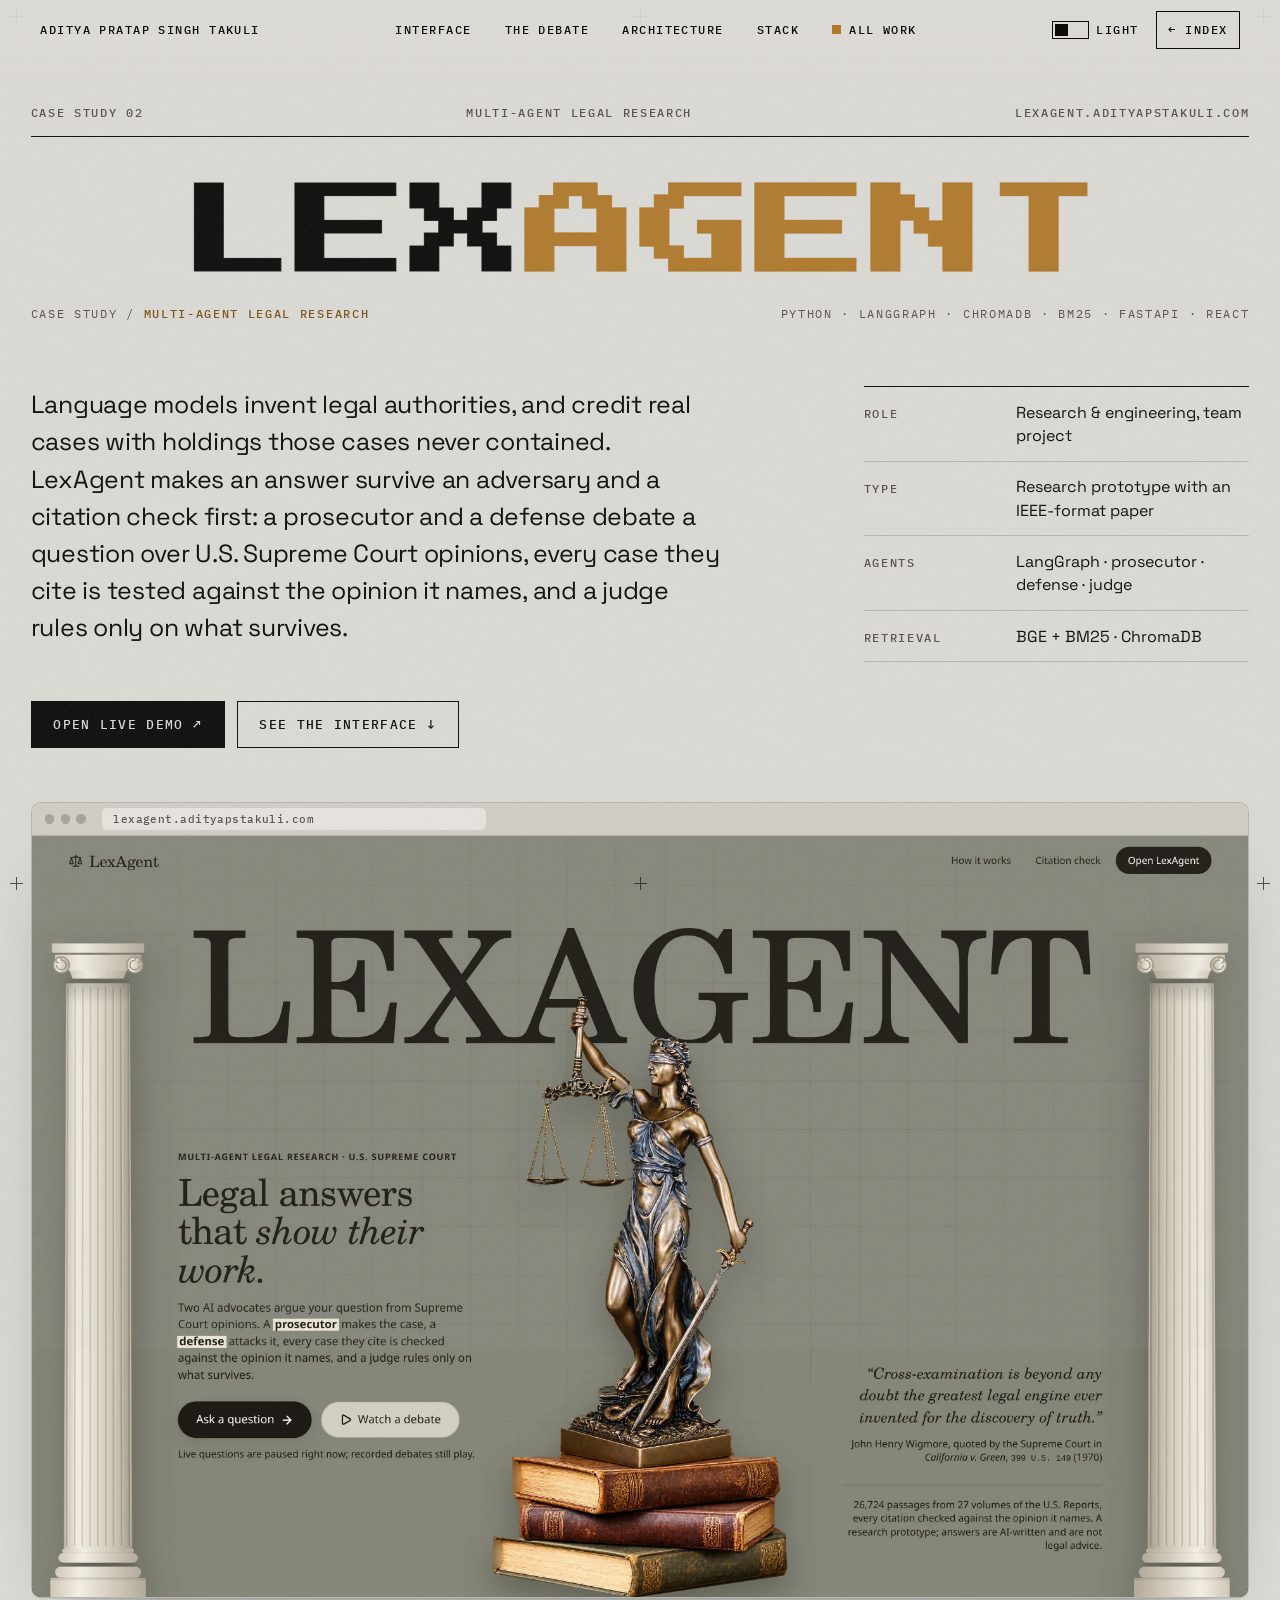
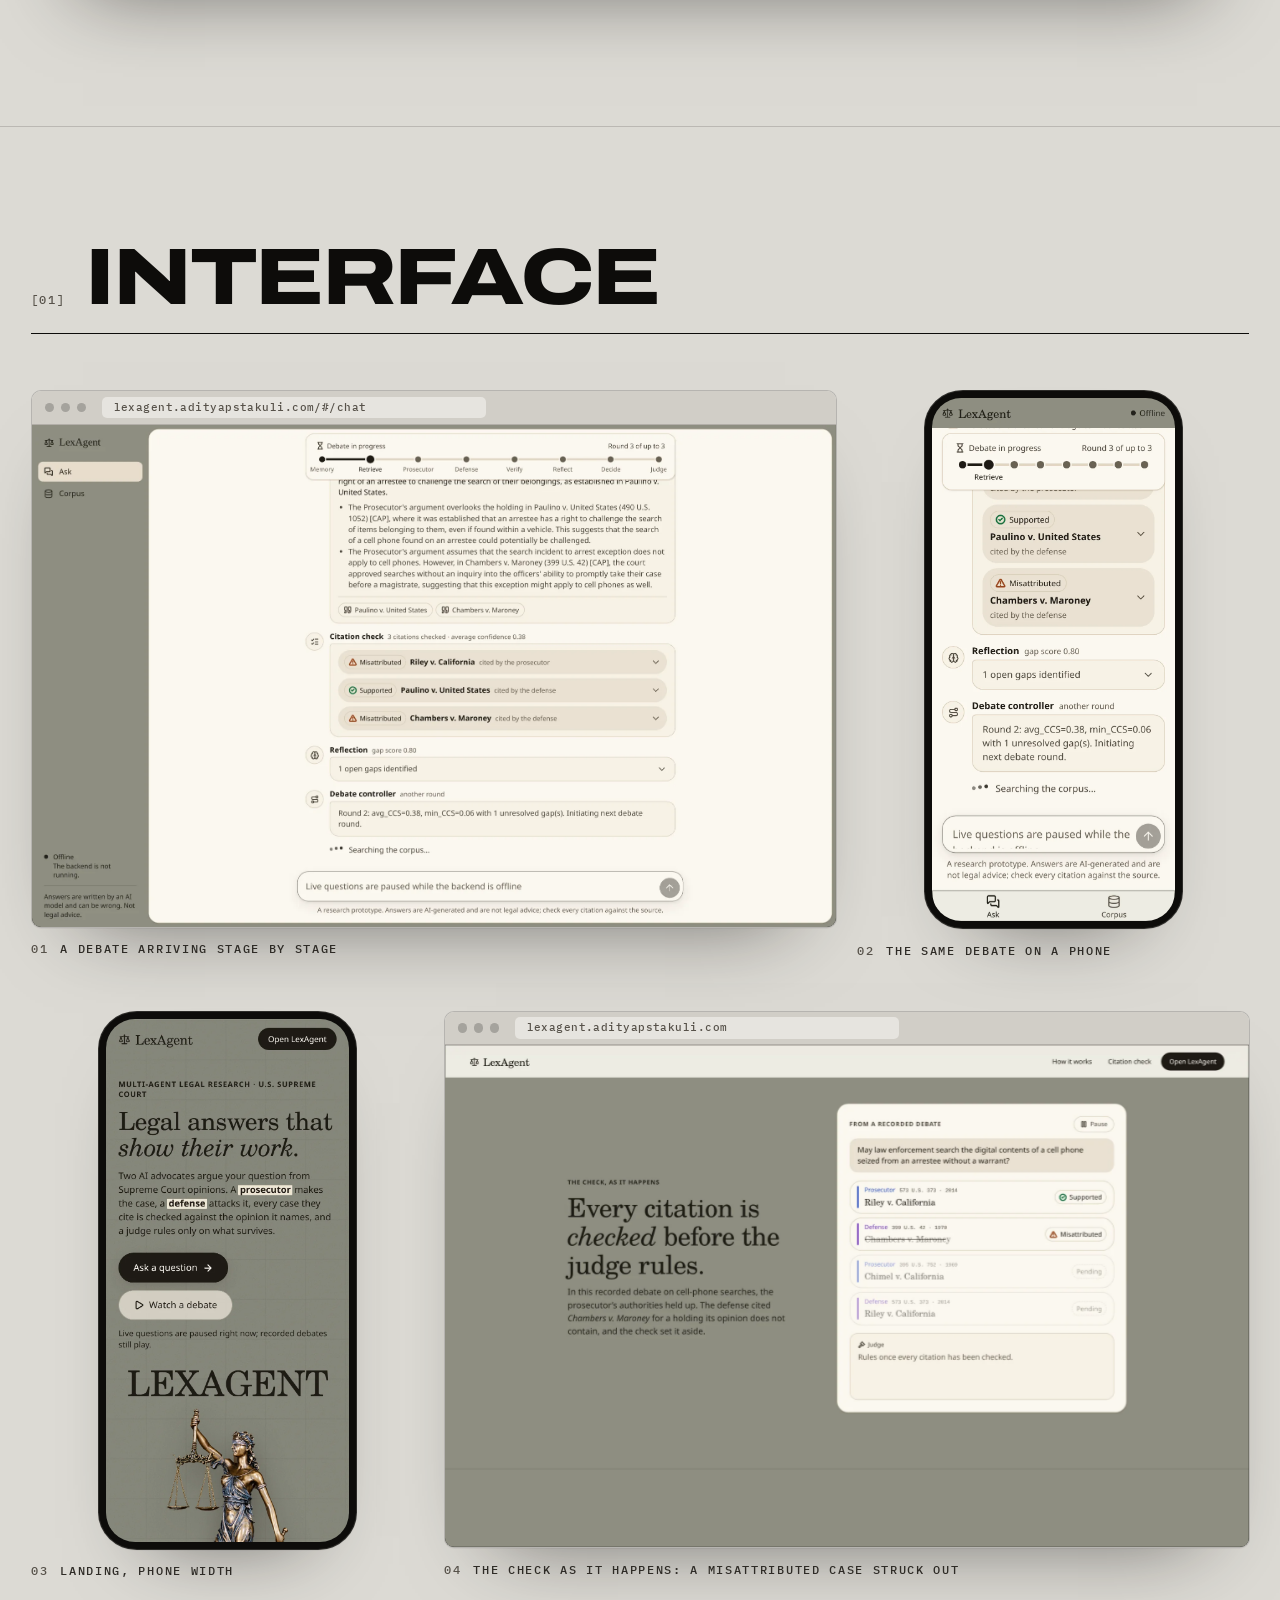
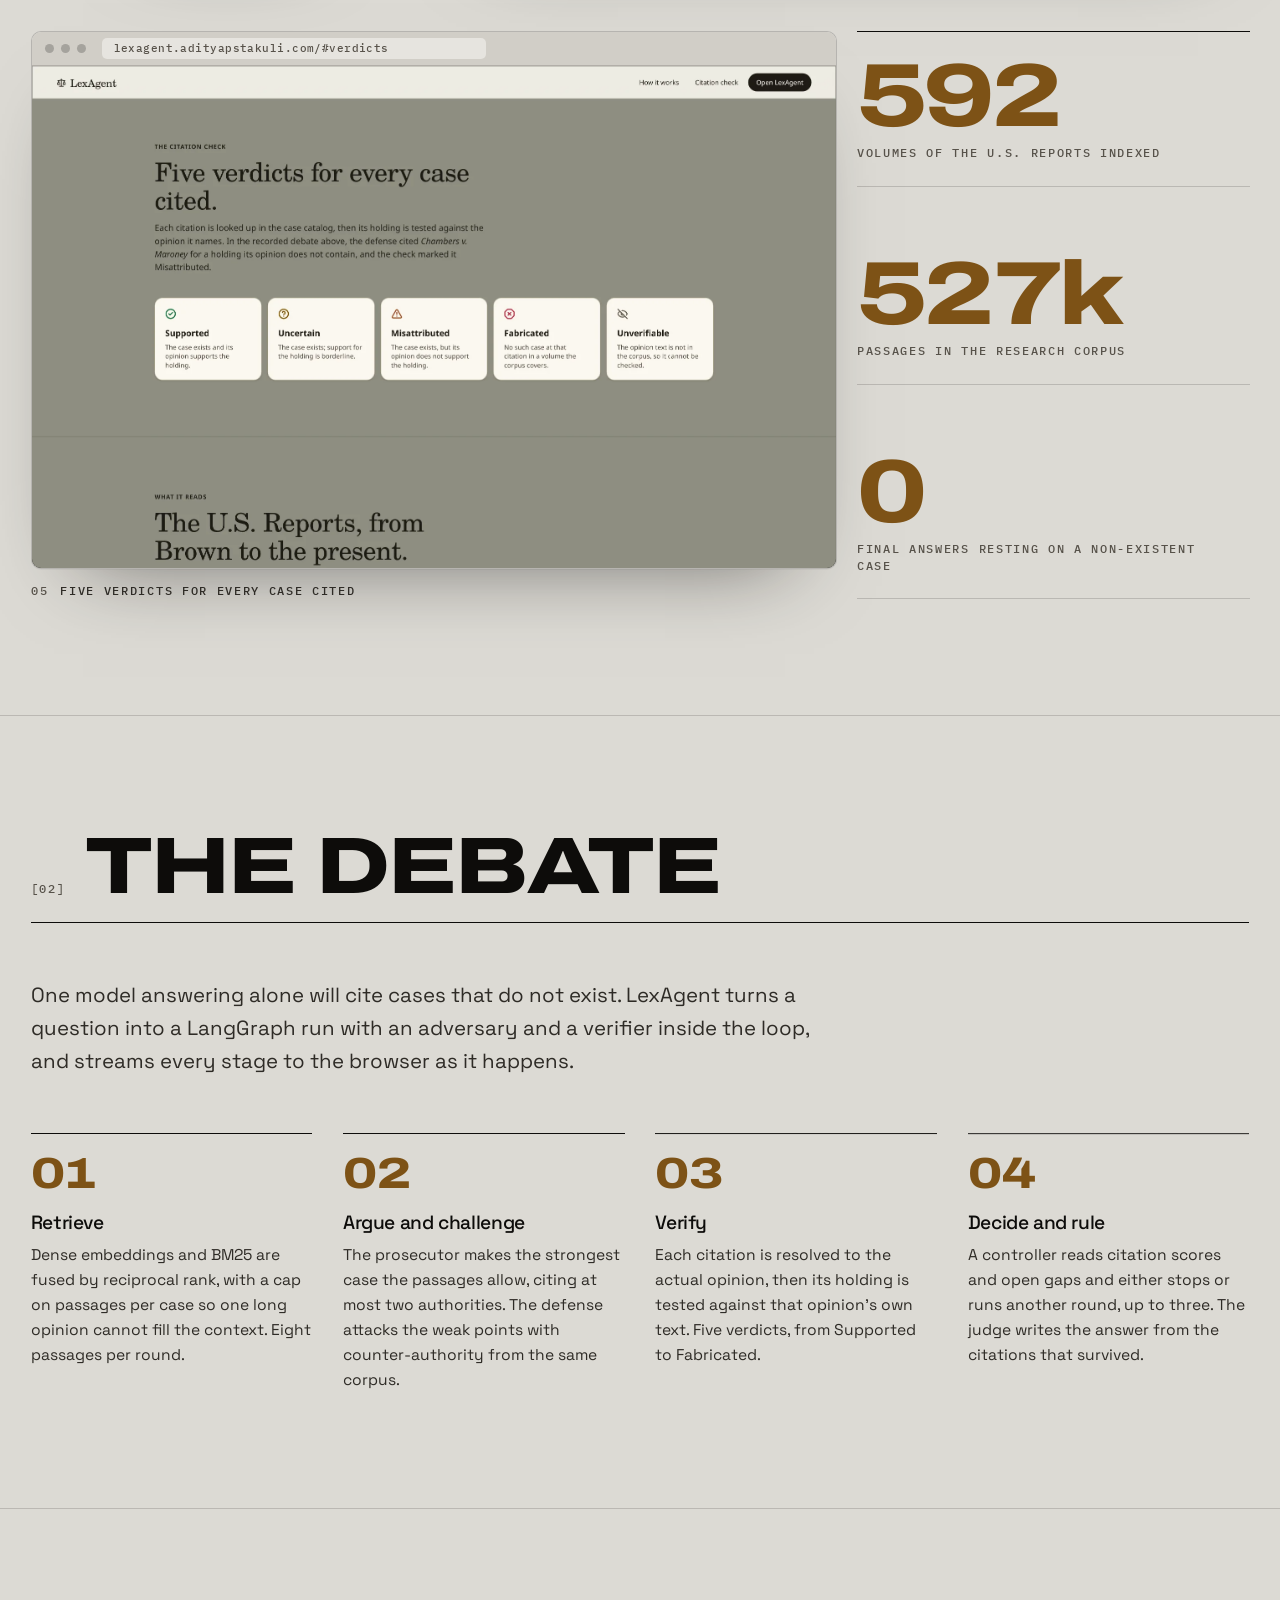
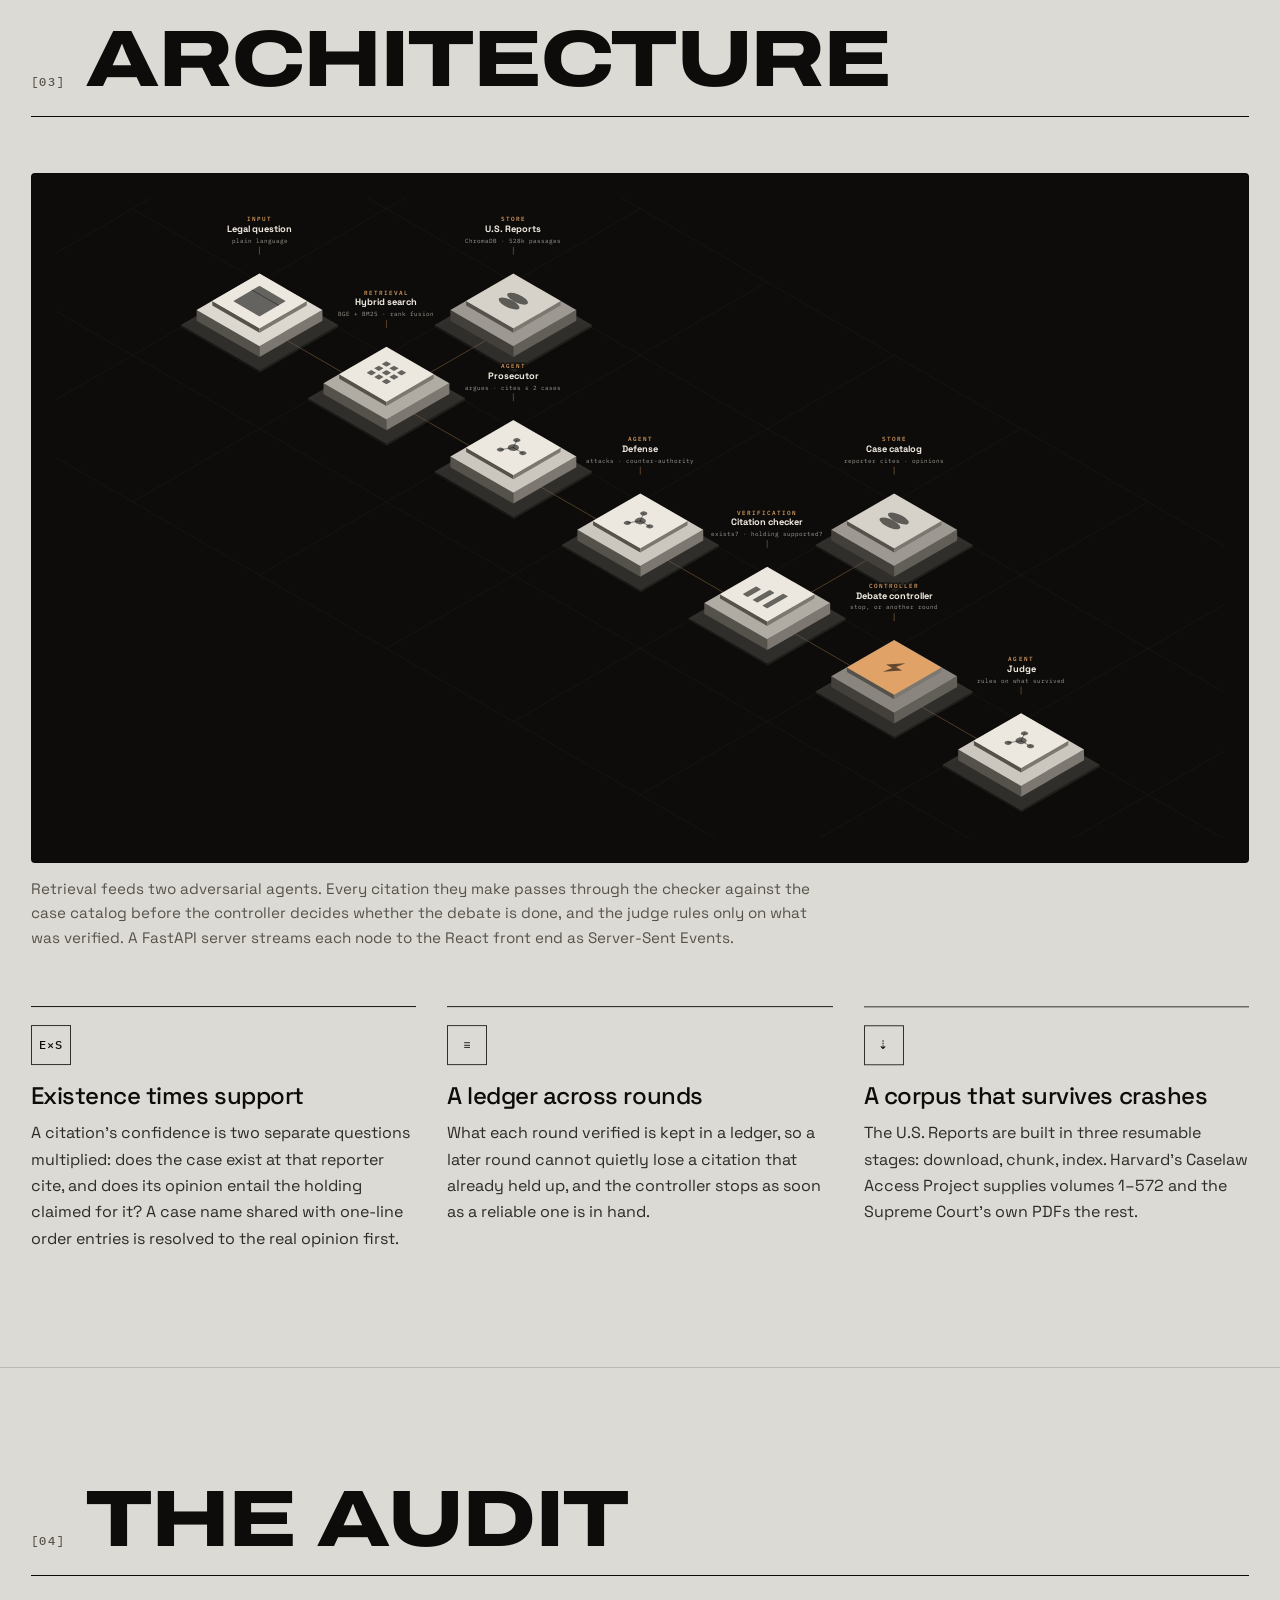
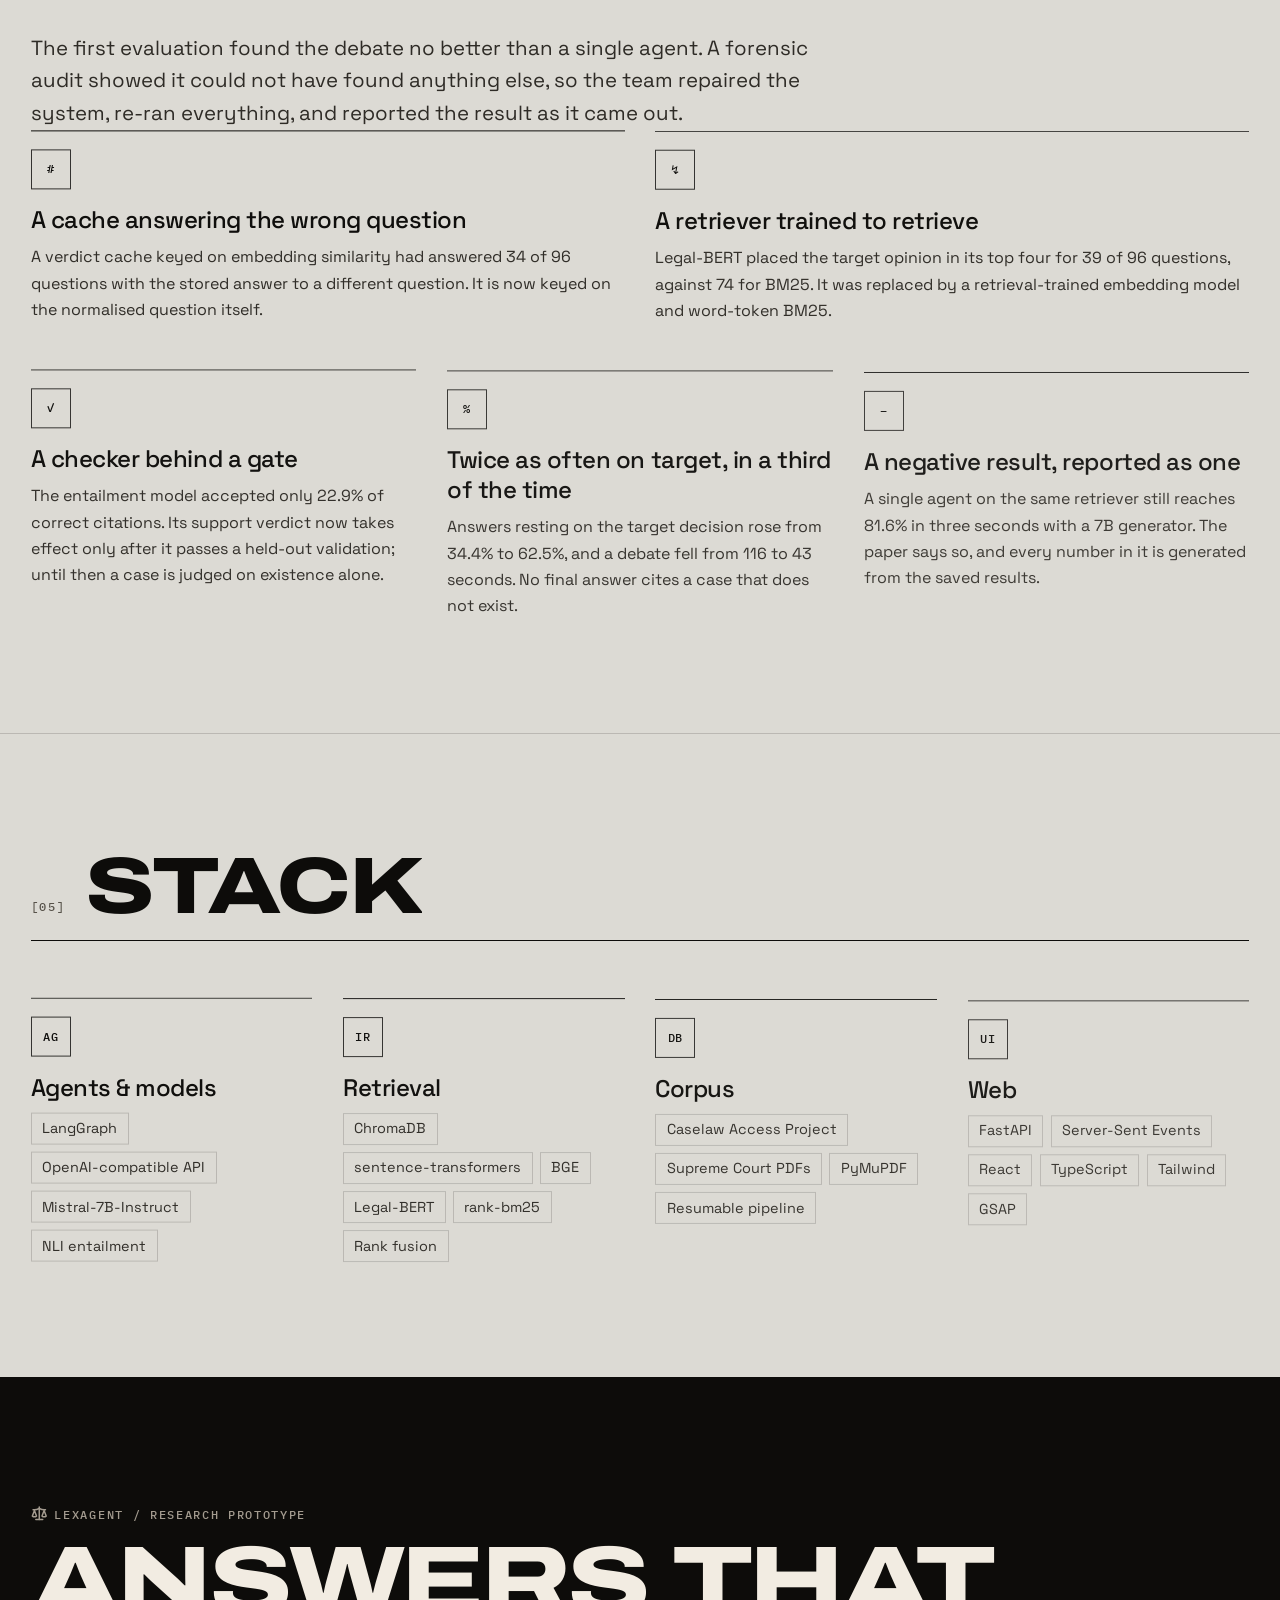
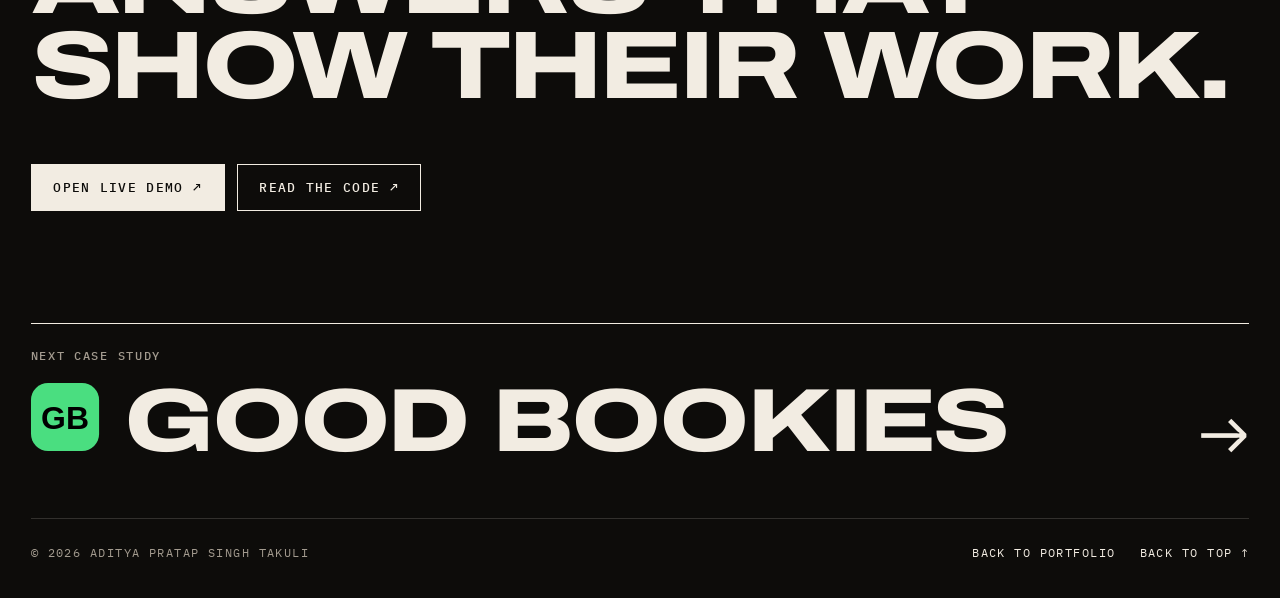
<file: projects/lexagent.html>
<!DOCTYPE html>
<html lang="en">
  <head>
    <meta charset="UTF-8" />
    <meta name="viewport" content="width=device-width, initial-scale=1.0" />
    <title>LexAgent — Case Study · Aditya Pratap Singh Takuli</title>
    <meta
      name="description"
      content="LexAgent: adversarial multi-agent debate with opinion-grounded citation checking for legal questions over U.S. Supreme Court opinions. LangGraph, hybrid retrieval, FastAPI and React."
    />
    <meta name="theme-color" content="#dcdad4" />
    <!-- Light unless the visitor picks dark; also opts out of browsers that
         auto-darken websites (Edge, Brave and Chrome "dark mode for web content"). -->
    <meta name="color-scheme" content="only light" />
    <link rel="icon" href="../static/img/icons/favicon.ico" sizes="32x32" />
    <link rel="icon" href="../static/img/icons/favicon.svg" type="image/svg+xml" />
    <link rel="apple-touch-icon" href="../static/img/icons/apple-touch-icon.png" />
    <link rel="preconnect" href="https://fonts.googleapis.com" />
    <link rel="preconnect" href="https://fonts.gstatic.com" crossorigin />
    <link
      href="https://fonts.googleapis.com/css2?family=Archivo:wdth,wght@125,800&family=IBM+Plex+Mono:wght@400;500&family=Press+Start+2P&family=Space+Grotesk:wght@400;500;700&display=swap"
      rel="stylesheet"
    />
    <link rel="stylesheet" href="../static/css/base.css?v=6" />
    <link rel="stylesheet" href="../static/css/case.css?v=9" />
    <script>
      (function () {
        var d = document.documentElement;
        d.classList.add("js");
        try {
          // Light is the default; only a visitor's own choice overrides it.
          d.setAttribute("data-theme", localStorage.getItem("theme-pref") || "light");
        } catch (e) {
          d.setAttribute("data-theme", "light");
        }
        var internal = false;
        try {
          internal = sessionStorage.getItem("apst-nav") === "1";
          sessionStorage.removeItem("apst-nav");
        } catch (e) {}
        window.__enter = new Promise(function (resolve) {
          window.__enterResolve = resolve;
        });
        if (internal) d.classList.add("is-arriving");
      })();
    </script>
  </head>
  <body class="case-page lexagent-page">
    <a class="skip-link" href="#main">Skip to content</a>

    <div class="curtain" aria-hidden="true">
      <i></i><i></i><i></i><i></i><i></i><i></i><i></i><i></i><i></i><i></i>
      <span class="curtain-label"></span>
    </div>
    <div class="grain" aria-hidden="true"></div>
    <div class="marks" aria-hidden="true"><i></i><i></i><i></i><i></i><i></i><i></i></div>
    <div class="cursor" aria-hidden="true"></div>

    <header class="nav">
      <a class="nav-name" href="../index.html" data-title="Home" data-intro>Aditya Pratap Singh Takuli</a>
      <nav class="nav-links" aria-label="Case study" data-intro>
        <a href="#interface">Interface</a>
        <a href="#debate">The debate</a>
        <a href="#architecture">Architecture</a>
        <a href="#stack">Stack</a>
        <a class="nav-cta" href="../index.html#work" data-title="Work">All work</a>
      </nav>
      <div class="nav-tools" data-intro>
        <button
          type="button"
          class="theme-toggle"
          id="theme-toggle"
          role="switch"
          aria-checked="false"
          aria-label="Toggle color theme"
        >
          <span class="theme-track" aria-hidden="true"><span class="theme-thumb"></span></span>
          <span class="theme-name" aria-hidden="true"></span>
        </button>
        <a class="nav-resume" href="../index.html#work" data-title="Work">← Index</a>
        <button type="button" class="nav-menu" aria-expanded="false" aria-controls="menu" aria-label="Open menu"></button>
      </div>
    </header>

    <div class="menu" id="menu" aria-hidden="true">
      <nav class="menu-links" aria-label="Menu">
        <a href="#interface"><span>Interface</span></a>
        <a href="#debate"><span>Debate</span></a>
        <a href="#architecture"><span>Architecture</span></a>
        <a href="#stack"><span>Stack</span></a>
        <a href="../index.html#work" data-title="Work"><span>All work</span></a>
      </nav>
      <div class="menu-foot">
        <a href="https://lexagent.adityapstakuli.com" target="_blank" rel="noopener noreferrer">lexagent.adityapstakuli.com ↗</a>
        <span>Case study 02</span>
      </div>
    </div>

    <main id="main">
      <section class="case-banner">
        <div class="case-top" data-intro>
          <span class="label">Case study 02</span>
          <span class="label">Multi-agent legal research</span>
          <span class="label">lexagent.adityapstakuli.com</span>
        </div>
        <h1 class="visually-hidden">LexAgent</h1>
        <svg
          class="text-hover"
          data-text-hover
          data-intro
          viewBox="0 0 820 80"
          preserveAspectRatio="xMidYMid meet"
          role="img"
          aria-label="LexAgent"
        >
          <defs>
            <radialGradient
              class="th-gradient"
              id="lxGradient"
              gradientUnits="userSpaceOnUse"
              cx="410"
              cy="40"
              r="0"
            >
              <stop offset="0%" stop-color="#000000" />
              <stop offset="100%" stop-color="#ffffff" />
            </radialGradient>
            <mask id="lxMask">
              <rect x="0" y="0" width="100%" height="100%" fill="url(#lxGradient)" />
            </mask>
          </defs>
          <text
            class="th-base"
            x="410"
            y="74.5"
            text-anchor="middle"
            textLength="620"
            lengthAdjust="spacingAndGlyphs"
          ><tspan class="th-a">LEX</tspan><tspan class="th-b">AGENT</tspan></text>
          <text
            class="th-fill"
            x="410"
            y="74.5"
            text-anchor="middle"
            textLength="620"
            lengthAdjust="spacingAndGlyphs"
            mask="url(#lxMask)"
          ><tspan class="th-a">LEX</tspan><tspan class="th-b">AGENT</tspan></text>
        </svg>
        <p class="banner-tag" data-intro>
          <span>Case study / <b>Multi-agent legal research</b></span>
          <span>Python · LangGraph · ChromaDB · BM25 · FastAPI · React</span>
        </p>
      </section>

      <section class="case-lede">
        <div class="lede-copy" data-intro>
          <p>
            Language models invent legal authorities, and credit real cases with
            holdings those cases never contained. LexAgent makes an answer survive an
            adversary and a citation check first: a prosecutor and a defense debate a
            question over U.S. Supreme Court opinions, every case they cite is tested
            against the opinion it names, and a judge rules only on what survives.
          </p>
        </div>
        <dl class="case-meta" data-intro>
          <div><dt>Role</dt><dd>Research &amp; engineering, team project</dd></div>
          <div><dt>Type</dt><dd>Research prototype with an IEEE-format paper</dd></div>
          <div><dt>Agents</dt><dd>LangGraph · prosecutor · defense · judge</dd></div>
          <div><dt>Retrieval</dt><dd>BGE + BM25 · ChromaDB</dd></div>
        </dl>
        <div class="case-cta" data-intro>
          <a class="btn btn-fill" href="https://lexagent.adityapstakuli.com" target="_blank" rel="noopener noreferrer"
            >Open live demo ↗</a
          >
          <a class="btn" href="#interface">See the interface ↓</a>
        </div>
      </section>

      <div class="case-cover" data-reveal>
        <figure class="frame frame--browser">
          <div class="frame-bar" aria-hidden="true"><i></i><i></i><i></i><span class="frame-url">lexagent.adityapstakuli.com</span></div>
          <div class="frame-view">
            <img
              src="../static/img/projects/lexagent/lx-landing.webp"
              alt="LexAgent landing page: legal answers that show their work, beside a statue of Lady Justice between two columns"
              width="1920"
              height="1200"
            />
          </div>
        </figure>
      </div>

      <section class="section" id="interface">
        <div class="section-head">
          <span class="section-index">01</span>
          <h2 data-split>Interface</h2>
        </div>
        <div class="gallery">
          <figure class="shot shot--wide" data-reveal>
            <div class="frame frame--browser">
              <div class="frame-bar" aria-hidden="true"><i></i><i></i><i></i><span class="frame-url">lexagent.adityapstakuli.com/#/chat</span></div>
              <div class="frame-view">
                <img
                  src="../static/img/projects/lexagent/lx-chat.webp"
                  alt="A debate in progress: the defense's argument, a citation check with Supported and Misattributed verdicts, reflection and the debate controller calling another round"
                  width="1920"
                  height="1200"
                  loading="lazy"
                />
              </div>
            </div>
            <figcaption><span class="label">01</span><span class="label">A debate arriving stage by stage</span></figcaption>
          </figure>
          <figure class="shot shot--phone" data-reveal>
            <div class="frame frame--phone">
              <div class="frame-view">
                <img
                  src="../static/img/projects/lexagent/lx-mobile-chat.webp"
                  alt="The same debate on a phone, with the stage rail pinned to the top"
                  width="780"
                  height="1688"
                  loading="lazy"
                />
              </div>
            </div>
            <figcaption><span class="label">02</span><span class="label">The same debate on a phone</span></figcaption>
          </figure>

          <figure class="shot shot--phone" data-reveal>
            <div class="frame frame--phone">
              <div class="frame-view">
                <img
                  src="../static/img/projects/lexagent/lx-mobile.webp"
                  alt="LexAgent landing page on a phone"
                  width="780"
                  height="1688"
                  loading="lazy"
                />
              </div>
            </div>
            <figcaption><span class="label">03</span><span class="label">Landing, phone width</span></figcaption>
          </figure>
          <figure class="shot shot--wide" data-reveal>
            <div class="frame frame--browser">
              <div class="frame-bar" aria-hidden="true"><i></i><i></i><i></i><span class="frame-url">lexagent.adityapstakuli.com</span></div>
              <div class="frame-view">
                <img
                  src="../static/img/projects/lexagent/lx-check.webp"
                  alt="A recorded debate on cell-phone searches: Riley v. California supported, Chambers v. Maroney struck out as misattributed"
                  width="1920"
                  height="1200"
                  loading="lazy"
                />
              </div>
            </div>
            <figcaption><span class="label">04</span><span class="label">The check as it happens: a misattributed case struck out</span></figcaption>
          </figure>

          <figure class="shot shot--wide" data-reveal>
            <div class="frame frame--browser">
              <div class="frame-bar" aria-hidden="true"><i></i><i></i><i></i><span class="frame-url">lexagent.adityapstakuli.com/#verdicts</span></div>
              <div class="frame-view">
                <img
                  src="../static/img/projects/lexagent/lx-verdicts.webp"
                  alt="Five verdict cards: Supported, Uncertain, Misattributed, Fabricated and Unverifiable"
                  width="1920"
                  height="1200"
                  loading="lazy"
                />
              </div>
            </div>
            <figcaption><span class="label">05</span><span class="label">Five verdicts for every case cited</span></figcaption>
          </figure>
          <div class="stats stats--side" data-reveal>
            <div class="stat"><strong data-count="593">593</strong><span class="label">Volumes of the U.S. Reports indexed</span></div>
            <div class="stat"><strong data-count="528" data-suffix="k">528k</strong><span class="label">Passages in the research corpus</span></div>
            <div class="stat"><strong data-count="0">0</strong><span class="label">Final answers resting on a non-existent case</span></div>
          </div>
        </div>
      </section>

      <section class="section" id="debate">
        <div class="section-head">
          <span class="section-index">02</span>
          <h2 data-split>The debate</h2>
        </div>
        <p class="about-text" data-reveal>
          One model answering alone will cite cases that do not exist. LexAgent turns a
          question into a LangGraph run with an adversary and a verifier inside the
          loop, and streams every stage to the browser as it happens.
        </p>
        <ol class="gb-flow" aria-label="Debate pipeline">
          <li data-reveal>
            <span>01</span>
            <h3>Retrieve</h3>
            <p>
              Dense embeddings and BM25 are fused by reciprocal rank, with a cap on
              passages per case so one long opinion cannot fill the context. Eight
              passages per round.
            </p>
          </li>
          <li data-reveal>
            <span>02</span>
            <h3>Argue and challenge</h3>
            <p>
              The prosecutor makes the strongest case the passages allow, citing at most
              two authorities. The defense attacks the weak points with
              counter-authority from the same corpus.
            </p>
          </li>
          <li data-reveal>
            <span>03</span>
            <h3>Verify</h3>
            <p>
              Each citation is resolved to the actual opinion, then its holding is
              tested against that opinion's own text. Five verdicts, from Supported to
              Fabricated.
            </p>
          </li>
          <li data-reveal>
            <span>04</span>
            <h3>Decide and rule</h3>
            <p>
              A controller reads citation scores and open gaps and either stops or runs
              another round, up to three. The judge writes the answer from the
              citations that survived.
            </p>
          </li>
        </ol>
      </section>

      <section class="section" id="architecture">
        <div class="section-head">
          <span class="section-index">03</span>
          <h2 data-split>Architecture</h2>
        </div>
        <figure class="diagram" data-reveal>
          <div class="iso-stage">
            <svg class="nd-svg iso-svg" viewBox="-480.9 -22.0 2001.0 1310.0" role="img" aria-label="LexAgent debate: a question goes through hybrid retrieval over the U.S. Reports, a prosecutor and a defense argue, a citation checker tests every cited case against the case catalog, a controller decides whether to run another round, and a judge rules" preserveAspectRatio="xMidYMid meet" style="--cycle: 11.0s"><title>LexAgent debate: a question goes through hybrid retrieval over the U.S. Reports, a prosecutor and a defense argue, a citation checker tests every cited case against the case catalog, a controller decides whether to run another round, and a judge rules</title><g class="iso-grid"><line x1="0.0" y1="-300.0" x2="-1039.2" y2="300.0" /><line x1="259.8" y1="-150.0" x2="-779.4" y2="450.0" /><line x1="519.6" y1="0.0" x2="-519.6" y2="600.0" /><line x1="779.4" y1="150.0" x2="-259.8" y2="750.0" /><line x1="1039.2" y1="300.0" x2="0.0" y2="900.0" /><line x1="1299.0" y1="450.0" x2="259.8" y2="1050.0" /><line x1="1558.8" y1="600.0" x2="519.6" y2="1200.0" /><line x1="1818.7" y1="750.0" x2="779.4" y2="1350.0" /><line x1="2078.5" y1="900.0" x2="1039.2" y2="1500.0" /><line x1="2338.3" y1="1050.0" x2="1299.0" y2="1650.0" /><line x1="0.0" y1="-300.0" x2="2338.3" y2="1050.0" /><line x1="-259.8" y1="-150.0" x2="2078.5" y2="1200.0" /><line x1="-519.6" y1="0.0" x2="1818.7" y2="1350.0" /><line x1="-779.4" y1="150.0" x2="1558.8" y2="1500.0" /><line x1="-1039.2" y1="300.0" x2="1299.0" y2="1650.0" /></g><g class="iso-wires"><path class="iso-wire" d="M -259.81 237.00 L -129.90 312.00 L -129.90 312.00 L 0.00 387.00" /><path class="iso-pulse" d="M -259.81 237.00 L -129.90 312.00 L -129.90 312.00 L 0.00 387.00" style="--len:300.0; animation-delay:0.00s" /><path class="iso-wire" d="M 259.81 237.00 L 259.81 237.00 L 0.00 387.00 L 0.00 387.00" /><path class="iso-pulse" d="M 259.81 237.00 L 259.81 237.00 L 0.00 387.00 L 0.00 387.00" style="--len:300.0; animation-delay:0.76s" /><path class="iso-wire" d="M 0.00 387.00 L 129.90 462.00 L 129.90 462.00 L 259.81 537.00" /><path class="iso-pulse" d="M 0.00 387.00 L 129.90 462.00 L 129.90 462.00 L 259.81 537.00" style="--len:300.0; animation-delay:1.51s" /><path class="iso-wire" d="M 259.81 537.00 L 389.71 612.00 L 389.71 612.00 L 519.62 687.00" /><path class="iso-pulse" d="M 259.81 537.00 L 389.71 612.00 L 389.71 612.00 L 519.62 687.00" style="--len:300.0; animation-delay:2.27s" /><path class="iso-wire" d="M 519.62 687.00 L 649.52 762.00 L 649.52 762.00 L 779.42 837.00" /><path class="iso-pulse" d="M 519.62 687.00 L 649.52 762.00 L 649.52 762.00 L 779.42 837.00" style="--len:300.0; animation-delay:3.03s" /><path class="iso-wire" d="M 1039.23 687.00 L 1039.23 687.00 L 779.42 837.00 L 779.42 837.00" /><path class="iso-pulse" d="M 1039.23 687.00 L 1039.23 687.00 L 779.42 837.00 L 779.42 837.00" style="--len:300.0; animation-delay:3.78s" /><path class="iso-wire" d="M 779.42 837.00 L 909.33 912.00 L 909.33 912.00 L 1039.23 987.00" /><path class="iso-pulse" d="M 779.42 837.00 L 909.33 912.00 L 909.33 912.00 L 1039.23 987.00" style="--len:300.0; animation-delay:4.54s" /><path class="iso-wire" d="M 1039.23 987.00 L 1169.13 1062.00 L 1169.13 1062.00 L 1299.04 1137.00" /><path class="iso-pulse" d="M 1039.23 987.00 L 1169.13 1062.00 L 1169.13 1062.00 L 1299.04 1137.00" style="--len:300.0; animation-delay:5.29s" /></g><g class="iso-chip iso-chip--edge" style="--d:0.00s"><polygon class="iso-shadow" points="-259.81,148.00 -95.26,243.00 -259.81,338.00 -424.35,243.00" /><g class="iso-plate iso-plate--tray"><polygon class="iso-face iso-face--left iso-tray" points="-420.89,238.00 -259.81,331.00 -259.81,336.00 -420.89,243.00" /><polygon class="iso-face iso-face--right iso-tray" points="-98.73,238.00 -259.81,331.00 -259.81,336.00 -98.73,243.00" /><polygon class="iso-face iso-face--top iso-tray" points="-259.81,145.00 -98.73,238.00 -259.81,331.00 -420.89,238.00" /></g><g class="iso-plate iso-plate--slab"><polygon class="iso-face iso-face--left iso-slab iso-slab--edge" points="-388.67,207.00 -259.81,281.40 -259.81,303.40 -388.67,229.00" /><polygon class="iso-face iso-face--right iso-slab iso-slab--edge" points="-130.94,207.00 -259.81,281.40 -259.81,303.40 -130.94,229.00" /><polygon class="iso-face iso-face--top iso-slab iso-slab--edge" points="-259.81,132.60 -130.94,207.00 -259.81,281.40 -388.67,207.00" /></g><g class="iso-plate iso-plate--cap"><polygon class="iso-face iso-face--left iso-cap iso-cap--edge" points="-356.46,189.00 -259.81,244.80 -259.81,253.80 -356.46,198.00" /><polygon class="iso-face iso-face--right iso-cap iso-cap--edge" points="-163.16,189.00 -259.81,244.80 -259.81,253.80 -163.16,198.00" /><polygon class="iso-face iso-face--top iso-cap iso-cap--edge" points="-259.81,133.20 -163.16,189.00 -259.81,244.80 -356.46,189.00" /><g class="iso-glyph" transform="matrix(0.8660,0.5000,-0.8660,0.5000,-259.808,133.200)"><rect x="24.6" y="24.6" width="62.5" height="62.5" rx="2" /><line x1="24.6" y1="42.1" x2="87.0" y2="42.1" /></g></g><g class="iso-label" transform="translate(-259.81,189.00)"><text class="iso-kicker" x="0" y="-163.0">input</text><text class="iso-title" x="0" y="-141.0">Legal question</text><text class="iso-sub" x="0" y="-119.0">plain language</text><line class="iso-leader" x1="0" y1="-111.0" x2="0" y2="-95.0" /></g></g><g class="iso-chip iso-chip--data" style="--d:0.08s"><polygon class="iso-shadow" points="259.81,148.00 424.35,243.00 259.81,338.00 95.26,243.00" /><g class="iso-plate iso-plate--tray"><polygon class="iso-face iso-face--left iso-tray" points="98.73,238.00 259.81,331.00 259.81,336.00 98.73,243.00" /><polygon class="iso-face iso-face--right iso-tray" points="420.89,238.00 259.81,331.00 259.81,336.00 420.89,243.00" /><polygon class="iso-face iso-face--top iso-tray" points="259.81,145.00 420.89,238.00 259.81,331.00 98.73,238.00" /></g><g class="iso-plate iso-plate--slab"><polygon class="iso-face iso-face--left iso-slab iso-slab--data" points="130.94,207.00 259.81,281.40 259.81,303.40 130.94,229.00" /><polygon class="iso-face iso-face--right iso-slab iso-slab--data" points="388.67,207.00 259.81,281.40 259.81,303.40 388.67,229.00" /><polygon class="iso-face iso-face--top iso-slab iso-slab--data" points="259.81,132.60 388.67,207.00 259.81,281.40 130.94,207.00" /></g><g class="iso-plate iso-plate--cap"><polygon class="iso-face iso-face--left iso-cap iso-cap--data" points="163.16,189.00 259.81,244.80 259.81,253.80 163.16,198.00" /><polygon class="iso-face iso-face--right iso-cap iso-cap--data" points="356.46,189.00 259.81,244.80 259.81,253.80 356.46,198.00" /><polygon class="iso-face iso-face--top iso-cap iso-cap--data" points="259.81,133.20 356.46,189.00 259.81,244.80 163.16,189.00" /><g class="iso-glyph" transform="matrix(0.8660,0.5000,-0.8660,0.5000,259.808,133.200)"><ellipse cx="55.8" cy="45.8" rx="22.3" ry="10.0" /><ellipse cx="55.8" cy="65.8" rx="22.3" ry="10.0" /></g></g><g class="iso-label" transform="translate(259.81,189.00)"><text class="iso-kicker" x="0" y="-163.0">store</text><text class="iso-title" x="0" y="-141.0">U.S. Reports</text><text class="iso-sub" x="0" y="-119.0">ChromaDB · 528k passages</text><line class="iso-leader" x1="0" y1="-111.0" x2="0" y2="-95.0" /></g></g><g class="iso-chip iso-chip--mod" style="--d:0.16s"><polygon class="iso-shadow" points="0.00,298.00 164.54,393.00 0.00,488.00 -164.54,393.00" /><g class="iso-plate iso-plate--tray"><polygon class="iso-face iso-face--left iso-tray" points="-161.08,388.00 0.00,481.00 0.00,486.00 -161.08,393.00" /><polygon class="iso-face iso-face--right iso-tray" points="161.08,388.00 0.00,481.00 0.00,486.00 161.08,393.00" /><polygon class="iso-face iso-face--top iso-tray" points="0.00,295.00 161.08,388.00 0.00,481.00 -161.08,388.00" /></g><g class="iso-plate iso-plate--slab"><polygon class="iso-face iso-face--left iso-slab iso-slab--mod" points="-128.86,357.00 0.00,431.40 0.00,453.40 -128.86,379.00" /><polygon class="iso-face iso-face--right iso-slab iso-slab--mod" points="128.86,357.00 0.00,431.40 0.00,453.40 128.86,379.00" /><polygon class="iso-face iso-face--top iso-slab iso-slab--mod" points="0.00,282.60 128.86,357.00 0.00,431.40 -128.86,357.00" /></g><g class="iso-plate iso-plate--cap"><polygon class="iso-face iso-face--left iso-cap iso-cap--mod" points="-96.65,339.00 0.00,394.80 0.00,403.80 -96.65,348.00" /><polygon class="iso-face iso-face--right iso-cap iso-cap--mod" points="96.65,339.00 0.00,394.80 0.00,403.80 96.65,348.00" /><polygon class="iso-face iso-face--top iso-cap iso-cap--mod" points="0.00,283.20 96.65,339.00 0.00,394.80 -96.65,339.00" /><g class="iso-glyph" transform="matrix(0.8660,0.5000,-0.8660,0.5000,0.000,283.200)"><rect x="29.0" y="29.0" width="11.1" height="11.1" rx="1" /><rect x="29.0" y="46.9" width="11.1" height="11.1" rx="1" /><rect x="29.0" y="64.7" width="11.1" height="11.1" rx="1" /><rect x="46.9" y="29.0" width="11.1" height="11.1" rx="1" /><rect x="46.9" y="46.9" width="11.1" height="11.1" rx="1" /><rect x="46.9" y="64.7" width="11.1" height="11.1" rx="1" /><rect x="64.7" y="29.0" width="11.1" height="11.1" rx="1" /><rect x="64.7" y="46.9" width="11.1" height="11.1" rx="1" /><rect x="64.7" y="64.7" width="11.1" height="11.1" rx="1" /></g></g><g class="iso-label" transform="translate(0.00,339.00)"><text class="iso-kicker" x="0" y="-163.0">retrieval</text><text class="iso-title" x="0" y="-141.0">Hybrid search</text><text class="iso-sub" x="0" y="-119.0">BGE + BM25 · rank fusion</text><line class="iso-leader" x1="0" y1="-111.0" x2="0" y2="-95.0" /></g></g><g class="iso-chip iso-chip--core" style="--d:0.24s"><polygon class="iso-shadow" points="259.81,448.00 424.35,543.00 259.81,638.00 95.26,543.00" /><g class="iso-plate iso-plate--tray"><polygon class="iso-face iso-face--left iso-tray" points="98.73,538.00 259.81,631.00 259.81,636.00 98.73,543.00" /><polygon class="iso-face iso-face--right iso-tray" points="420.89,538.00 259.81,631.00 259.81,636.00 420.89,543.00" /><polygon class="iso-face iso-face--top iso-tray" points="259.81,445.00 420.89,538.00 259.81,631.00 98.73,538.00" /></g><g class="iso-plate iso-plate--slab"><polygon class="iso-face iso-face--left iso-slab iso-slab--core" points="130.94,507.00 259.81,581.40 259.81,603.40 130.94,529.00" /><polygon class="iso-face iso-face--right iso-slab iso-slab--core" points="388.67,507.00 259.81,581.40 259.81,603.40 388.67,529.00" /><polygon class="iso-face iso-face--top iso-slab iso-slab--core" points="259.81,432.60 388.67,507.00 259.81,581.40 130.94,507.00" /></g><g class="iso-plate iso-plate--cap"><polygon class="iso-face iso-face--left iso-cap iso-cap--core" points="163.16,489.00 259.81,544.80 259.81,553.80 163.16,498.00" /><polygon class="iso-face iso-face--right iso-cap iso-cap--core" points="356.46,489.00 259.81,544.80 259.81,553.80 356.46,498.00" /><polygon class="iso-face iso-face--top iso-cap iso-cap--core" points="259.81,433.20 356.46,489.00 259.81,544.80 163.16,489.00" /><g class="iso-glyph" transform="matrix(0.8660,0.5000,-0.8660,0.5000,259.808,433.200)"><circle cx="55.8" cy="55.8" r="9.4" /><circle cx="78.1" cy="55.8" r="5.8" /><line x1="55.8" y1="55.8" x2="78.1" y2="55.8" /><circle cx="44.6" cy="75.1" r="5.8" /><line x1="55.8" y1="55.8" x2="44.6" y2="75.1" /><circle cx="44.6" cy="36.5" r="5.8" /><line x1="55.8" y1="55.8" x2="44.6" y2="36.5" /></g></g><g class="iso-label" transform="translate(259.81,489.00)"><text class="iso-kicker" x="0" y="-163.0">agent</text><text class="iso-title" x="0" y="-141.0">Prosecutor</text><text class="iso-sub" x="0" y="-119.0">argues · cites ≤ 2 cases</text><line class="iso-leader" x1="0" y1="-111.0" x2="0" y2="-95.0" /></g></g><g class="iso-chip iso-chip--core" style="--d:0.32s"><polygon class="iso-shadow" points="519.62,598.00 684.16,693.00 519.62,788.00 355.07,693.00" /><g class="iso-plate iso-plate--tray"><polygon class="iso-face iso-face--left iso-tray" points="358.53,688.00 519.62,781.00 519.62,786.00 358.53,693.00" /><polygon class="iso-face iso-face--right iso-tray" points="680.70,688.00 519.62,781.00 519.62,786.00 680.70,693.00" /><polygon class="iso-face iso-face--top iso-tray" points="519.62,595.00 680.70,688.00 519.62,781.00 358.53,688.00" /></g><g class="iso-plate iso-plate--slab"><polygon class="iso-face iso-face--left iso-slab iso-slab--core" points="390.75,657.00 519.62,731.40 519.62,753.40 390.75,679.00" /><polygon class="iso-face iso-face--right iso-slab iso-slab--core" points="648.48,657.00 519.62,731.40 519.62,753.40 648.48,679.00" /><polygon class="iso-face iso-face--top iso-slab iso-slab--core" points="519.62,582.60 648.48,657.00 519.62,731.40 390.75,657.00" /></g><g class="iso-plate iso-plate--cap"><polygon class="iso-face iso-face--left iso-cap iso-cap--core" points="422.97,639.00 519.62,694.80 519.62,703.80 422.97,648.00" /><polygon class="iso-face iso-face--right iso-cap iso-cap--core" points="616.26,639.00 519.62,694.80 519.62,703.80 616.26,648.00" /><polygon class="iso-face iso-face--top iso-cap iso-cap--core" points="519.62,583.20 616.26,639.00 519.62,694.80 422.97,639.00" /><g class="iso-glyph" transform="matrix(0.8660,0.5000,-0.8660,0.5000,519.615,583.200)"><circle cx="55.8" cy="55.8" r="9.4" /><circle cx="78.1" cy="55.8" r="5.8" /><line x1="55.8" y1="55.8" x2="78.1" y2="55.8" /><circle cx="44.6" cy="75.1" r="5.8" /><line x1="55.8" y1="55.8" x2="44.6" y2="75.1" /><circle cx="44.6" cy="36.5" r="5.8" /><line x1="55.8" y1="55.8" x2="44.6" y2="36.5" /></g></g><g class="iso-label" transform="translate(519.62,639.00)"><text class="iso-kicker" x="0" y="-163.0">agent</text><text class="iso-title" x="0" y="-141.0">Defense</text><text class="iso-sub" x="0" y="-119.0">attacks · counter-authority</text><line class="iso-leader" x1="0" y1="-111.0" x2="0" y2="-95.0" /></g></g><g class="iso-chip iso-chip--data" style="--d:0.40s"><polygon class="iso-shadow" points="1039.23,598.00 1203.78,693.00 1039.23,788.00 874.69,693.00" /><g class="iso-plate iso-plate--tray"><polygon class="iso-face iso-face--left iso-tray" points="878.15,688.00 1039.23,781.00 1039.23,786.00 878.15,693.00" /><polygon class="iso-face iso-face--right iso-tray" points="1200.31,688.00 1039.23,781.00 1039.23,786.00 1200.31,693.00" /><polygon class="iso-face iso-face--top iso-tray" points="1039.23,595.00 1200.31,688.00 1039.23,781.00 878.15,688.00" /></g><g class="iso-plate iso-plate--slab"><polygon class="iso-face iso-face--left iso-slab iso-slab--data" points="910.37,657.00 1039.23,731.40 1039.23,753.40 910.37,679.00" /><polygon class="iso-face iso-face--right iso-slab iso-slab--data" points="1168.10,657.00 1039.23,731.40 1039.23,753.40 1168.10,679.00" /><polygon class="iso-face iso-face--top iso-slab iso-slab--data" points="1039.23,582.60 1168.10,657.00 1039.23,731.40 910.37,657.00" /></g><g class="iso-plate iso-plate--cap"><polygon class="iso-face iso-face--left iso-cap iso-cap--data" points="942.58,639.00 1039.23,694.80 1039.23,703.80 942.58,648.00" /><polygon class="iso-face iso-face--right iso-cap iso-cap--data" points="1135.88,639.00 1039.23,694.80 1039.23,703.80 1135.88,648.00" /><polygon class="iso-face iso-face--top iso-cap iso-cap--data" points="1039.23,583.20 1135.88,639.00 1039.23,694.80 942.58,639.00" /><g class="iso-glyph" transform="matrix(0.8660,0.5000,-0.8660,0.5000,1039.230,583.200)"><ellipse cx="55.8" cy="45.8" rx="22.3" ry="10.0" /><ellipse cx="55.8" cy="65.8" rx="22.3" ry="10.0" /></g></g><g class="iso-label" transform="translate(1039.23,639.00)"><text class="iso-kicker" x="0" y="-163.0">store</text><text class="iso-title" x="0" y="-141.0">Case catalog</text><text class="iso-sub" x="0" y="-119.0">reporter cites · opinions</text><line class="iso-leader" x1="0" y1="-111.0" x2="0" y2="-95.0" /></g></g><g class="iso-chip iso-chip--mod" style="--d:0.48s"><polygon class="iso-shadow" points="779.42,748.00 943.97,843.00 779.42,938.00 614.88,843.00" /><g class="iso-plate iso-plate--tray"><polygon class="iso-face iso-face--left iso-tray" points="618.34,838.00 779.42,931.00 779.42,936.00 618.34,843.00" /><polygon class="iso-face iso-face--right iso-tray" points="940.50,838.00 779.42,931.00 779.42,936.00 940.50,843.00" /><polygon class="iso-face iso-face--top iso-tray" points="779.42,745.00 940.50,838.00 779.42,931.00 618.34,838.00" /></g><g class="iso-plate iso-plate--slab"><polygon class="iso-face iso-face--left iso-slab iso-slab--mod" points="650.56,807.00 779.42,881.40 779.42,903.40 650.56,829.00" /><polygon class="iso-face iso-face--right iso-slab iso-slab--mod" points="908.29,807.00 779.42,881.40 779.42,903.40 908.29,829.00" /><polygon class="iso-face iso-face--top iso-slab iso-slab--mod" points="779.42,732.60 908.29,807.00 779.42,881.40 650.56,807.00" /></g><g class="iso-plate iso-plate--cap"><polygon class="iso-face iso-face--left iso-cap iso-cap--mod" points="682.77,789.00 779.42,844.80 779.42,853.80 682.77,798.00" /><polygon class="iso-face iso-face--right iso-cap iso-cap--mod" points="876.07,789.00 779.42,844.80 779.42,853.80 876.07,798.00" /><polygon class="iso-face iso-face--top iso-cap iso-cap--mod" points="779.42,733.20 876.07,789.00 779.42,844.80 682.77,789.00" /><g class="iso-glyph" transform="matrix(0.8660,0.5000,-0.8660,0.5000,779.423,733.200)"><rect x="26.8" y="52.9" width="11.6" height="31.9" rx="1.5" /><rect x="50.0" y="44.2" width="11.6" height="40.6" rx="1.5" /><rect x="73.2" y="35.5" width="11.6" height="49.3" rx="1.5" /></g></g><g class="iso-label" transform="translate(779.42,789.00)"><text class="iso-kicker" x="0" y="-163.0">verification</text><text class="iso-title" x="0" y="-141.0">Citation checker</text><text class="iso-sub" x="0" y="-119.0">exists? · holding supported?</text><line class="iso-leader" x1="0" y1="-111.0" x2="0" y2="-95.0" /></g></g><g class="iso-chip iso-chip--ext" style="--d:0.56s"><polygon class="iso-shadow" points="1039.23,898.00 1203.78,993.00 1039.23,1088.00 874.69,993.00" /><g class="iso-plate iso-plate--tray"><polygon class="iso-face iso-face--left iso-tray" points="878.15,988.00 1039.23,1081.00 1039.23,1086.00 878.15,993.00" /><polygon class="iso-face iso-face--right iso-tray" points="1200.31,988.00 1039.23,1081.00 1039.23,1086.00 1200.31,993.00" /><polygon class="iso-face iso-face--top iso-tray" points="1039.23,895.00 1200.31,988.00 1039.23,1081.00 878.15,988.00" /></g><g class="iso-plate iso-plate--slab"><polygon class="iso-face iso-face--left iso-slab iso-slab--ext" points="910.37,957.00 1039.23,1031.40 1039.23,1053.40 910.37,979.00" /><polygon class="iso-face iso-face--right iso-slab iso-slab--ext" points="1168.10,957.00 1039.23,1031.40 1039.23,1053.40 1168.10,979.00" /><polygon class="iso-face iso-face--top iso-slab iso-slab--ext" points="1039.23,882.60 1168.10,957.00 1039.23,1031.40 910.37,957.00" /></g><g class="iso-plate iso-plate--cap"><polygon class="iso-face iso-face--left iso-cap iso-cap--ext" points="942.58,939.00 1039.23,994.80 1039.23,1003.80 942.58,948.00" /><polygon class="iso-face iso-face--right iso-cap iso-cap--ext" points="1135.88,939.00 1039.23,994.80 1039.23,1003.80 1135.88,948.00" /><polygon class="iso-face iso-face--top iso-cap iso-cap--ext" points="1039.23,883.20 1135.88,939.00 1039.23,994.80 942.58,939.00" /><g class="iso-glyph" transform="matrix(0.8660,0.5000,-0.8660,0.5000,1039.230,883.200)"><polygon points="60.3,33.5 40.2,59.1 54.7,59.1 51.3,78.1 71.4,52.5 56.9,52.5" /></g></g><g class="iso-label" transform="translate(1039.23,939.00)"><text class="iso-kicker" x="0" y="-163.0">controller</text><text class="iso-title" x="0" y="-141.0">Debate controller</text><text class="iso-sub" x="0" y="-119.0">stop, or another round</text><line class="iso-leader" x1="0" y1="-111.0" x2="0" y2="-95.0" /></g></g><g class="iso-chip iso-chip--core" style="--d:0.64s"><polygon class="iso-shadow" points="1299.04,1048.00 1463.58,1143.00 1299.04,1238.00 1134.49,1143.00" /><g class="iso-plate iso-plate--tray"><polygon class="iso-face iso-face--left iso-tray" points="1137.96,1138.00 1299.04,1231.00 1299.04,1236.00 1137.96,1143.00" /><polygon class="iso-face iso-face--right iso-tray" points="1460.12,1138.00 1299.04,1231.00 1299.04,1236.00 1460.12,1143.00" /><polygon class="iso-face iso-face--top iso-tray" points="1299.04,1045.00 1460.12,1138.00 1299.04,1231.00 1137.96,1138.00" /></g><g class="iso-plate iso-plate--slab"><polygon class="iso-face iso-face--left iso-slab iso-slab--core" points="1170.17,1107.00 1299.04,1181.40 1299.04,1203.40 1170.17,1129.00" /><polygon class="iso-face iso-face--right iso-slab iso-slab--core" points="1427.90,1107.00 1299.04,1181.40 1299.04,1203.40 1427.90,1129.00" /><polygon class="iso-face iso-face--top iso-slab iso-slab--core" points="1299.04,1032.60 1427.90,1107.00 1299.04,1181.40 1170.17,1107.00" /></g><g class="iso-plate iso-plate--cap"><polygon class="iso-face iso-face--left iso-cap iso-cap--core" points="1202.39,1089.00 1299.04,1144.80 1299.04,1153.80 1202.39,1098.00" /><polygon class="iso-face iso-face--right iso-cap iso-cap--core" points="1395.69,1089.00 1299.04,1144.80 1299.04,1153.80 1395.69,1098.00" /><polygon class="iso-face iso-face--top iso-cap iso-cap--core" points="1299.04,1033.20 1395.69,1089.00 1299.04,1144.80 1202.39,1089.00" /><g class="iso-glyph" transform="matrix(0.8660,0.5000,-0.8660,0.5000,1299.038,1033.200)"><circle cx="55.8" cy="55.8" r="9.4" /><circle cx="78.1" cy="55.8" r="5.8" /><line x1="55.8" y1="55.8" x2="78.1" y2="55.8" /><circle cx="44.6" cy="75.1" r="5.8" /><line x1="55.8" y1="55.8" x2="44.6" y2="75.1" /><circle cx="44.6" cy="36.5" r="5.8" /><line x1="55.8" y1="55.8" x2="44.6" y2="36.5" /></g></g><g class="iso-label" transform="translate(1299.04,1089.00)"><text class="iso-kicker" x="0" y="-163.0">agent</text><text class="iso-title" x="0" y="-141.0">Judge</text><text class="iso-sub" x="0" y="-119.0">rules on what survived</text><line class="iso-leader" x1="0" y1="-111.0" x2="0" y2="-95.0" /></g></g></svg>
          </div>
          <figcaption>
            Retrieval feeds two adversarial agents. Every citation they make passes
            through the checker against the case catalog before the controller decides
            whether the debate is done, and the judge rules only on what was verified.
            A FastAPI server streams each node to the React front end as Server-Sent
            Events.
          </figcaption>
        </figure>
        <ul class="arch-grid gb-architecture-cards">
          <li class="bold-card" data-reveal>
            <div class="bold-inner">
              <span class="bold-badge">E×S</span>
              <div class="bold-body">
                <h3>Existence times support</h3>
                <p>
                  A citation's confidence is two separate questions multiplied: does
                  the case exist at that reporter cite, and does its opinion entail the
                  holding claimed for it? A case name shared with one-line order
                  entries is resolved to the real opinion first.
                </p>
              </div>
            </div>
          </li>
          <li class="bold-card" data-reveal>
            <div class="bold-inner">
              <span class="bold-badge">≡</span>
              <div class="bold-body">
                <h3>A ledger across rounds</h3>
                <p>
                  What each round verified is kept in a ledger, so a later round cannot
                  quietly lose a citation that already held up, and the controller
                  stops as soon as a reliable one is in hand.
                </p>
              </div>
            </div>
          </li>
          <li class="bold-card" data-reveal>
            <div class="bold-inner">
              <span class="bold-badge">⇣</span>
              <div class="bold-body">
                <h3>A corpus that survives crashes</h3>
                <p>
                  The U.S. Reports are built in three resumable stages: download,
                  chunk, index. Harvard's Caselaw Access Project supplies volumes
                  1–572 and the Supreme Court's own PDFs the rest.
                </p>
              </div>
            </div>
          </li>
        </ul>
      </section>

      <section class="section" id="decisions">
        <div class="section-head">
          <span class="section-index">04</span>
          <h2 data-split>The audit</h2>
        </div>
        <p class="about-text" data-reveal>
          The first evaluation found the debate no better than a single agent. A
          forensic audit showed it could not have found anything else, so the team
          repaired the system, re-ran everything, and reported the result as it came
          out.
        </p>
        <ul class="decision-grid">
          <li class="bold-card" data-reveal>
            <div class="bold-inner">
              <span class="bold-badge">#</span>
              <div class="bold-body">
                <h3>A cache answering the wrong question</h3>
                <p>
                  A verdict cache keyed on embedding similarity had answered 34 of 96
                  questions with the stored answer to a different question. It is now
                  keyed on the normalised question itself.
                </p>
              </div>
            </div>
          </li>
          <li class="bold-card" data-reveal>
            <div class="bold-inner">
              <span class="bold-badge">↯</span>
              <div class="bold-body">
                <h3>A retriever trained to retrieve</h3>
                <p>
                  Legal-BERT placed the target opinion in its top four for 39 of 96
                  questions, against 74 for BM25. It was replaced by a retrieval-trained
                  embedding model and word-token BM25.
                </p>
              </div>
            </div>
          </li>
          <li class="bold-card" data-reveal>
            <div class="bold-inner">
              <span class="bold-badge">✓</span>
              <div class="bold-body">
                <h3>A checker behind a gate</h3>
                <p>
                  The entailment model accepted only 22.9% of correct citations. Its
                  support verdict now takes effect only after it passes a held-out
                  validation; until then a case is judged on existence alone.
                </p>
              </div>
            </div>
          </li>
          <li class="bold-card" data-reveal>
            <div class="bold-inner">
              <span class="bold-badge">%</span>
              <div class="bold-body">
                <h3>Twice as often on target, in a third of the time</h3>
                <p>
                  Answers resting on the target decision rose from 34.4% to 62.5%, and a
                  debate fell from 116 to 43 seconds. No final answer cites a case that
                  does not exist.
                </p>
              </div>
            </div>
          </li>
          <li class="bold-card" data-reveal>
            <div class="bold-inner">
              <span class="bold-badge">−</span>
              <div class="bold-body">
                <h3>A negative result, reported as one</h3>
                <p>
                  A single agent on the same retriever still reaches 81.6% in three
                  seconds with a 7B generator. The paper says so, and every number in it
                  is generated from the saved results.
                </p>
              </div>
            </div>
          </li>
        </ul>
      </section>

      <section class="section" id="stack">
        <div class="section-head">
          <span class="section-index">05</span>
          <h2 data-split>Stack</h2>
        </div>
        <ul class="stack-grid">
          <li class="bold-card" data-reveal>
            <div class="bold-inner">
              <span class="bold-badge">AG</span>
              <div class="bold-body">
                <h3>Agents &amp; models</h3>
                <ul class="stack-chips">
                  <li>LangGraph</li>
                  <li>OpenAI-compatible API</li>
                  <li>Mistral-7B-Instruct</li>
                  <li>NLI entailment</li>
                </ul>
              </div>
            </div>
          </li>
          <li class="bold-card" data-reveal>
            <div class="bold-inner">
              <span class="bold-badge">IR</span>
              <div class="bold-body">
                <h3>Retrieval</h3>
                <ul class="stack-chips">
                  <li>ChromaDB</li>
                  <li>sentence-transformers</li>
                  <li>BGE</li>
                  <li>Legal-BERT</li>
                  <li>rank-bm25</li>
                  <li>Rank fusion</li>
                </ul>
              </div>
            </div>
          </li>
          <li class="bold-card" data-reveal>
            <div class="bold-inner">
              <span class="bold-badge">DB</span>
              <div class="bold-body">
                <h3>Corpus</h3>
                <ul class="stack-chips">
                  <li>Caselaw Access Project</li>
                  <li>Supreme Court PDFs</li>
                  <li>PyMuPDF</li>
                  <li>Resumable pipeline</li>
                </ul>
              </div>
            </div>
          </li>
          <li class="bold-card" data-reveal>
            <div class="bold-inner">
              <span class="bold-badge">UI</span>
              <div class="bold-body">
                <h3>Web</h3>
                <ul class="stack-chips">
                  <li>FastAPI</li>
                  <li>Server-Sent Events</li>
                  <li>React</li>
                  <li>TypeScript</li>
                  <li>Tailwind</li>
                  <li>GSAP</li>
                </ul>
              </div>
            </div>
          </li>
        </ul>
      </section>

      <section class="case-outro tone-ink" data-tone="ink">
        <p class="label"><svg class="pmark pmark--lex" viewBox="0 0 24 24" aria-hidden="true" focusable="false"><path d="m16 16 3-8 3 8c-.87.65-1.92 1-3 1s-2.13-.35-3-1Z" /><path d="m2 16 3-8 3 8c-.87.65-1.92 1-3 1s-2.13-.35-3-1Z" /><path d="M7 21h10" /><path d="M12 3v18" /><path d="M3 7h2c2 0 5-1 7-2 2 1 5 2 7 2h2" /></svg>LexAgent / Research prototype</p>
        <h2>Answers that<br />show their work.</h2>
        <div class="hero-cta">
          <a class="btn btn-fill" href="https://lexagent.adityapstakuli.com" target="_blank" rel="noopener noreferrer"
            >Open live demo ↗</a
          >
          <a class="btn" href="https://github.com/AdityaTakuli/LexAgent" target="_blank" rel="noopener noreferrer"
            >Read the code ↗</a
          >
        </div>
        <a class="next-case" href="goodbookies.html" data-title="Good Bookies">
          <span class="label">Next case study</span>
          <strong><svg class="pmark pmark--gb" viewBox="0 0 32 32" aria-hidden="true" focusable="false"><rect width="32" height="32" rx="8" /><text x="16" y="21.6" text-anchor="middle">GB</text></svg>Good Bookies</strong>
          <span aria-hidden="true">→</span>
        </a>
        <footer class="site-footer">
          <p>© 2026 Aditya Pratap Singh Takuli</p>
          <div class="footer-links">
            <a class="link" href="../index.html" data-title="Home">Back to portfolio</a>
            <a class="link" href="#main">Back to top ↑</a>
          </div>
        </footer>
      </section>
    </main>

    <script src="../static/js/vendor/gsap.min.js"></script>
    <script src="../static/js/vendor/ScrollTrigger.min.js"></script>
    <script src="../static/js/vendor/SplitText.min.js"></script>
    <script src="../static/js/vendor/ScrambleTextPlugin.min.js"></script>
    <script src="../static/js/vendor/CustomEase.min.js"></script>
    <script src="../static/js/vendor/lenis.min.js"></script>
    <script src="../static/js/theme.js?v=3"></script>
    <script src="../static/js/motion.js?v=3"></script>
    <script src="../static/js/ui.js?v=10"></script>
  </body>
</html>
</file>
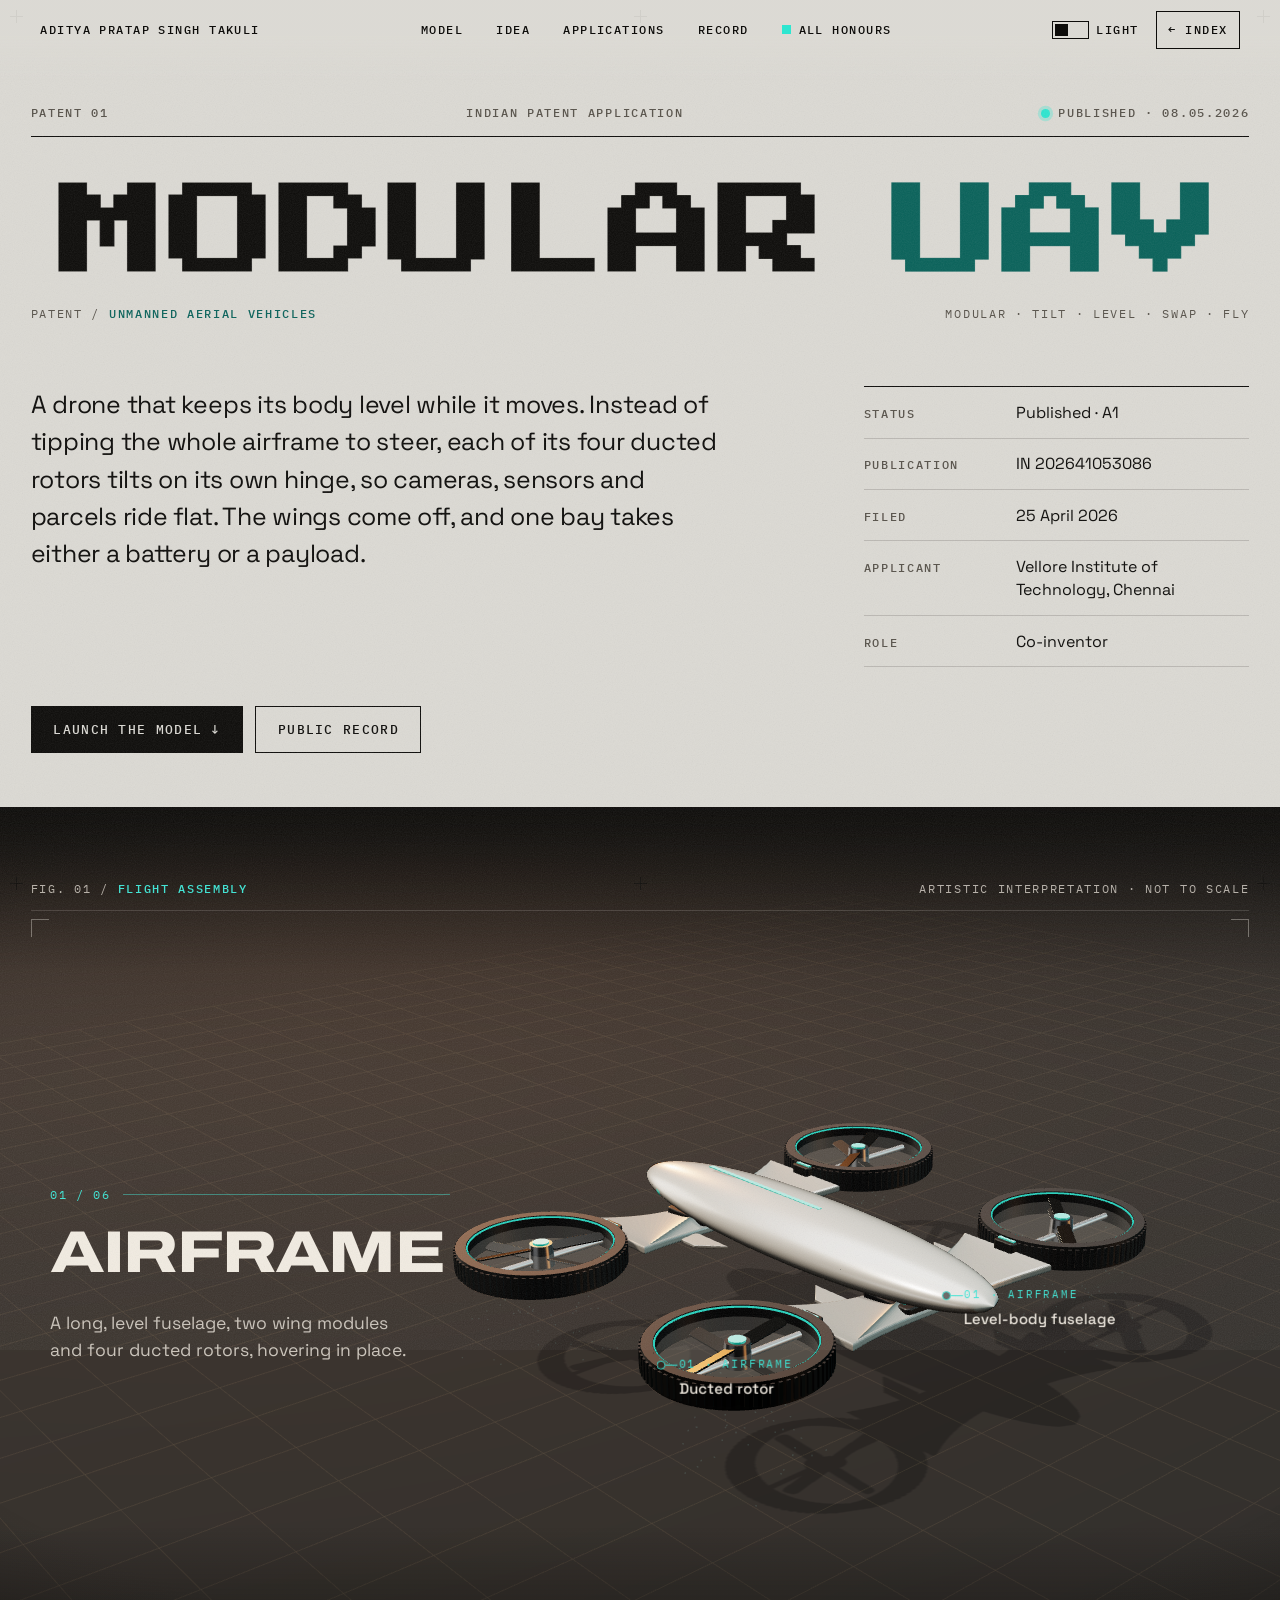
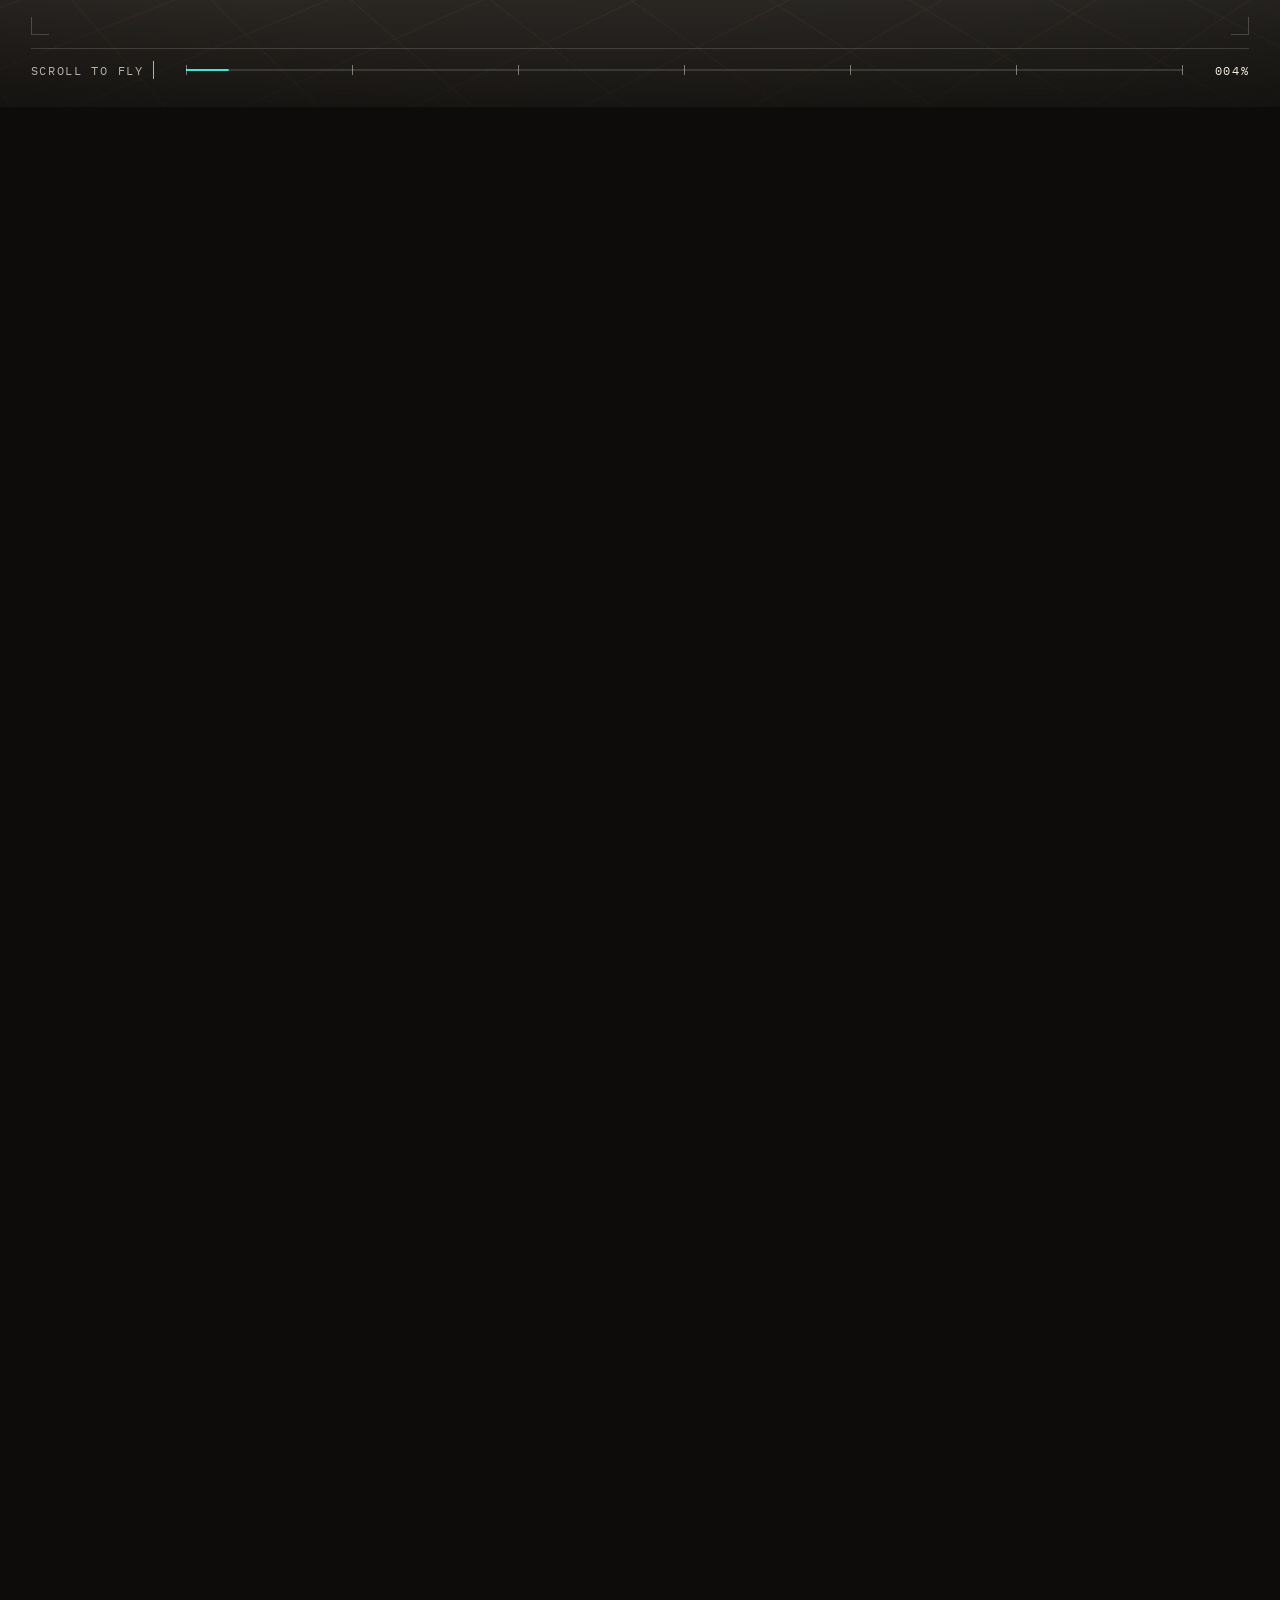
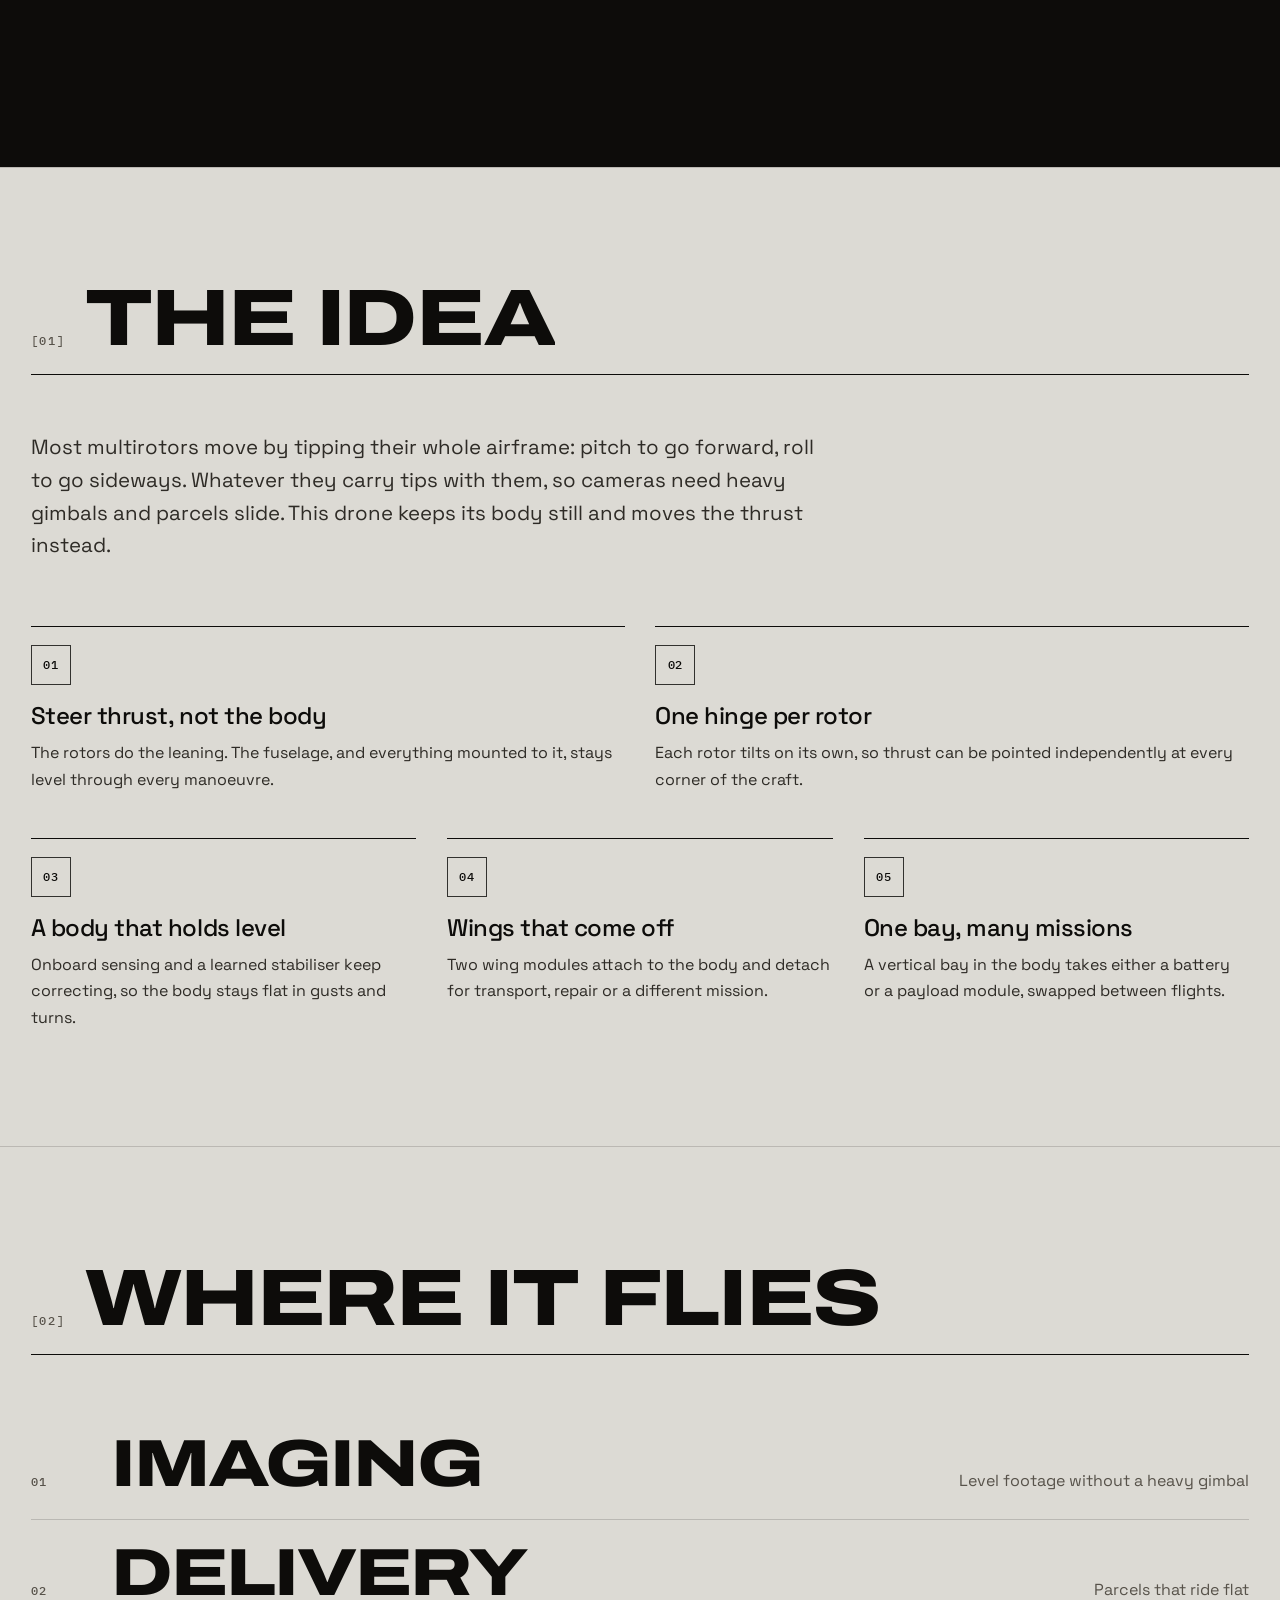
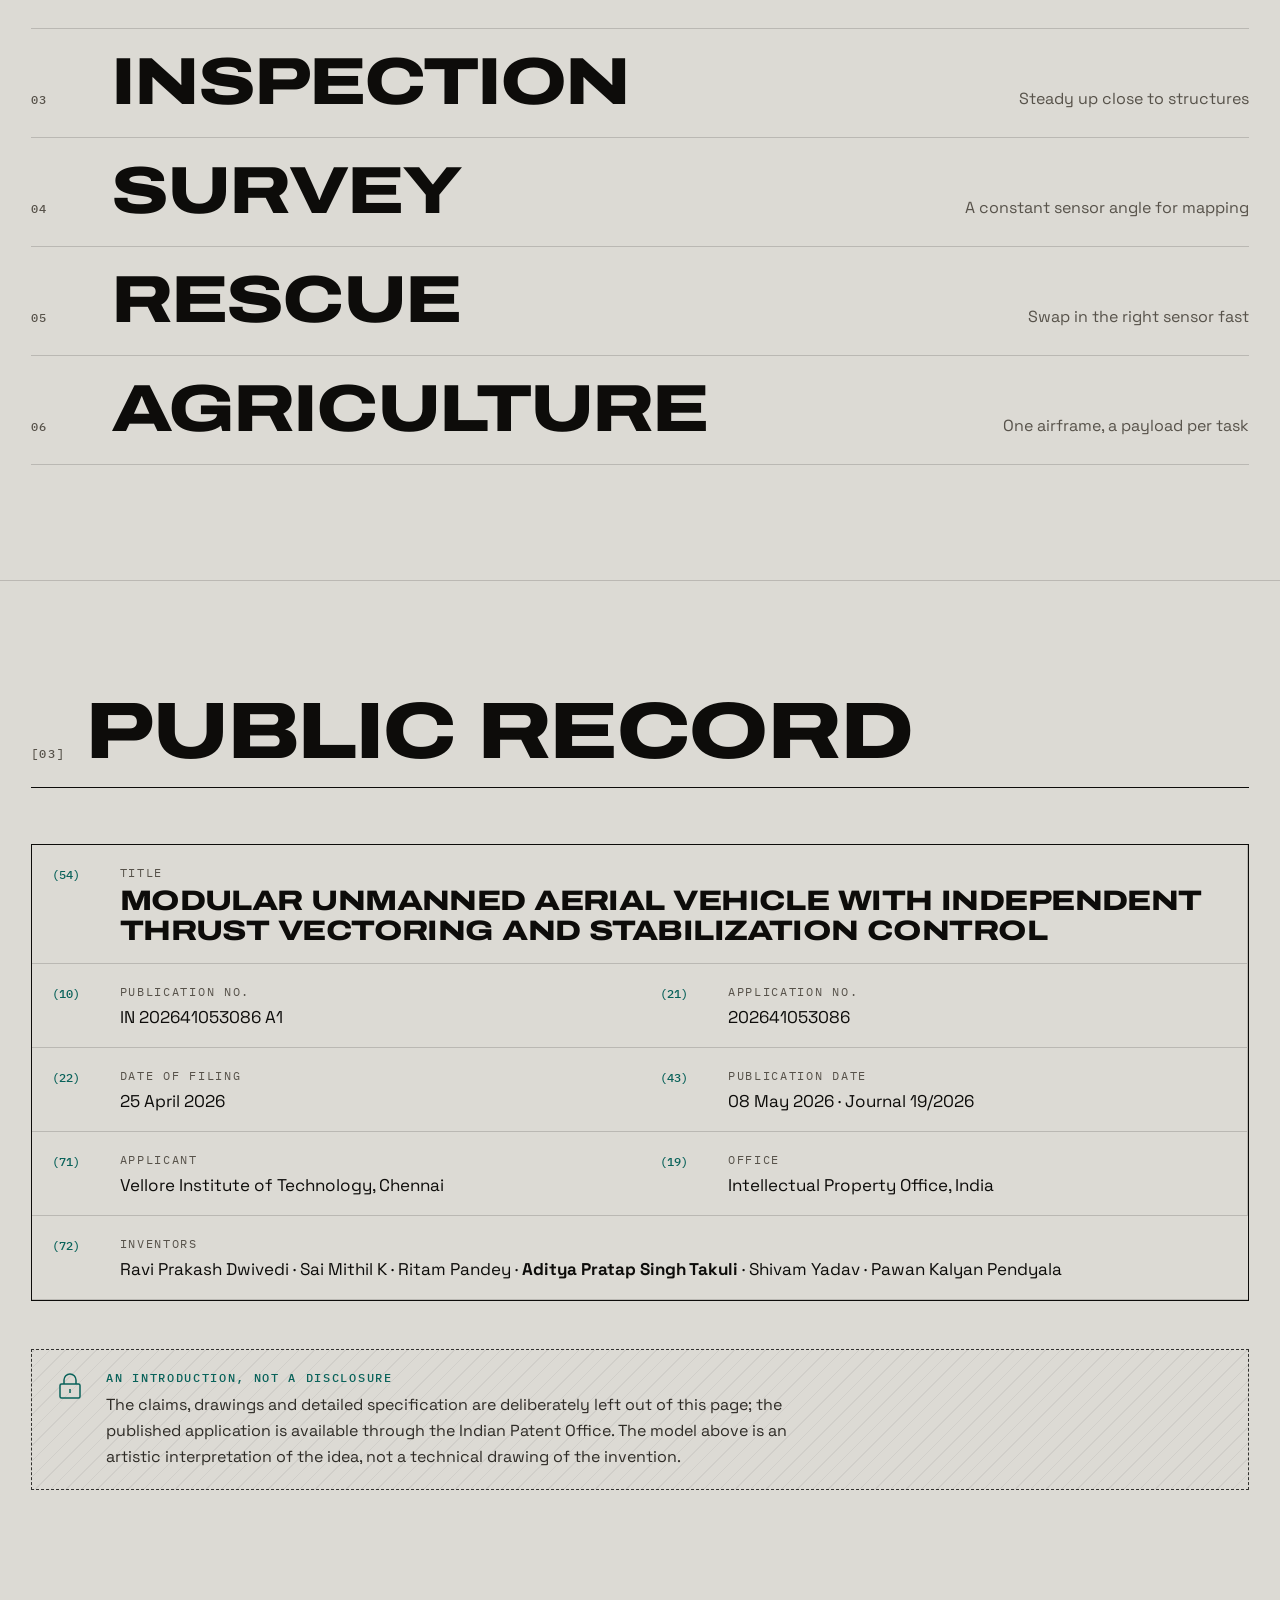
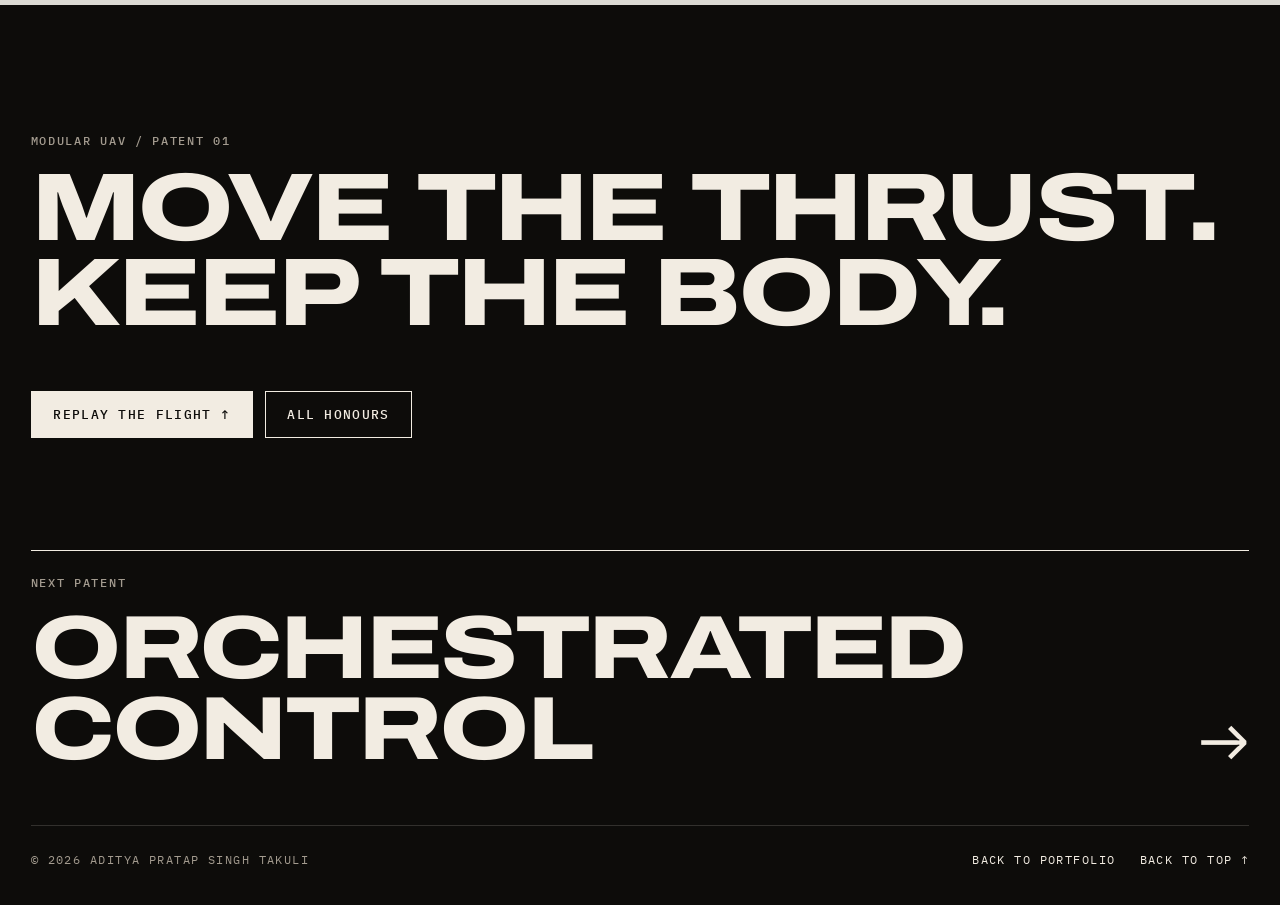
<file: projects/modular-uav.html>
<!DOCTYPE html>
<html lang="en">
  <head>
    <meta charset="UTF-8" />
    <meta name="viewport" content="width=device-width, initial-scale=1.0" />
    <title>Modular UAV — Patent · Aditya Pratap Singh Takuli</title>
    <meta
      name="description"
      content="Modular Unmanned Aerial Vehicle with Independent Thrust Vectoring and Stabilization Control — an Indian patent application (IN 202641053086 A1) co-invented by Aditya Pratap Singh Takuli."
    />
    <meta name="theme-color" content="#dcdad4" />
    <!-- Light unless the visitor picks dark; also opts out of browsers that
         auto-darken websites (Edge, Brave and Chrome "dark mode for web content"). -->
    <meta name="color-scheme" content="only light" />
    <link rel="icon" href="../static/img/icons/favicon.ico" sizes="32x32" />
    <link rel="icon" href="../static/img/icons/favicon.svg" type="image/svg+xml" />
    <link rel="apple-touch-icon" href="../static/img/icons/apple-touch-icon.png" />
    <link rel="preconnect" href="https://fonts.googleapis.com" />
    <link rel="preconnect" href="https://fonts.gstatic.com" crossorigin />
    <link
      href="https://fonts.googleapis.com/css2?family=Archivo:wdth,wght@125,800&family=IBM+Plex+Mono:wght@400;500&family=Press+Start+2P&family=Space+Grotesk:wght@400;500;700&display=swap"
      rel="stylesheet"
    />
    <link rel="stylesheet" href="../static/css/base.css?v=6" />
    <link rel="stylesheet" href="../static/css/case.css?v=9" />
    <link rel="stylesheet" href="../static/css/patent.css?v=1" />
    <script>
      (function () {
        var d = document.documentElement;
        d.classList.add("js");
        try {
          // Light is the default; only a visitor's own choice overrides it.
          d.setAttribute("data-theme", localStorage.getItem("theme-pref") || "light");
        } catch (e) {
          d.setAttribute("data-theme", "light");
        }
        var internal = false;
        try {
          internal = sessionStorage.getItem("apst-nav") === "1";
          sessionStorage.removeItem("apst-nav");
        } catch (e) {}
        window.__enter = new Promise(function (resolve) {
          window.__enterResolve = resolve;
        });
        if (internal) d.classList.add("is-arriving");
      })();
    </script>
    <script type="importmap">
      { "imports": { "three": "../static/js/vendor/three.module.min.js" } }
    </script>
  </head>
  <body class="case-page patent-page uav-page">
    <a class="skip-link" href="#main">Skip to content</a>

    <div class="curtain" aria-hidden="true">
      <i></i><i></i><i></i><i></i><i></i><i></i><i></i><i></i><i></i><i></i>
      <span class="curtain-label"></span>
    </div>
    <div class="grain" aria-hidden="true"></div>
    <div class="marks" aria-hidden="true"><i></i><i></i><i></i><i></i><i></i><i></i></div>
    <div class="cursor" aria-hidden="true"></div>

    <header class="nav">
      <a class="nav-name" href="../index.html" data-title="Home" data-intro>Aditya Pratap Singh Takuli</a>
      <nav class="nav-links" aria-label="Patent" data-intro>
        <a href="#model">Model</a>
        <a href="#idea">Idea</a>
        <a href="#domains">Applications</a>
        <a href="#record">Record</a>
        <a class="nav-cta" href="../index.html#achievements" data-title="Recognition">All honours</a>
      </nav>
      <div class="nav-tools" data-intro>
        <button
          type="button"
          class="theme-toggle"
          id="theme-toggle"
          role="switch"
          aria-checked="false"
          aria-label="Toggle color theme"
        >
          <span class="theme-track" aria-hidden="true"><span class="theme-thumb"></span></span>
          <span class="theme-name" aria-hidden="true"></span>
        </button>
        <a class="nav-resume" href="../index.html#achievements" data-title="Recognition">← Index</a>
        <button type="button" class="nav-menu" aria-expanded="false" aria-controls="menu" aria-label="Open menu"></button>
      </div>
    </header>

    <div class="menu" id="menu" aria-hidden="true">
      <nav class="menu-links" aria-label="Menu">
        <a href="#model"><span>Model</span></a>
        <a href="#idea"><span>Idea</span></a>
        <a href="#domains"><span>Applications</span></a>
        <a href="#record"><span>Record</span></a>
        <a href="../index.html#achievements" data-title="Recognition"><span>All honours</span></a>
      </nav>
      <div class="menu-foot">
        <span>IN 202641053086 A1</span>
        <span>Patent 01</span>
      </div>
    </div>

    <main id="main">
      <section class="case-banner">
        <div class="case-top" data-intro>
          <span class="label">Patent 01</span>
          <span class="label">Indian patent application</span>
          <span class="label pt-status">Published · 08.05.2026</span>
        </div>
        <h1 class="visually-hidden">Modular Unmanned Aerial Vehicle with Independent Thrust Vectoring and Stabilization Control</h1>
        <svg
          class="text-hover pt-wordmark"
          data-text-hover
          data-intro
          viewBox="0 0 820 80"
          preserveAspectRatio="xMidYMid meet"
          role="img"
          aria-label="Modular UAV"
        >
          <defs>
            <radialGradient
              class="th-gradient"
              id="uavGradient"
              gradientUnits="userSpaceOnUse"
              cx="410"
              cy="40"
              r="0"
            >
              <stop offset="0%" stop-color="#000000" />
              <stop offset="100%" stop-color="#ffffff" />
            </radialGradient>
            <mask id="uavMask">
              <rect x="0" y="0" width="100%" height="100%" fill="url(#uavGradient)" />
            </mask>
          </defs>
          <text
            class="th-base"
            x="410"
            y="74.5"
            text-anchor="middle"
            textLength="782"
            lengthAdjust="spacingAndGlyphs"
          ><tspan class="th-a">MODULAR</tspan><tspan class="th-b" dx="40">UAV</tspan></text>
          <text
            class="th-fill"
            x="410"
            y="74.5"
            text-anchor="middle"
            textLength="782"
            lengthAdjust="spacingAndGlyphs"
            mask="url(#uavMask)"
          ><tspan class="th-a">MODULAR</tspan><tspan class="th-b" dx="40">UAV</tspan></text>
        </svg>
        <p class="banner-tag" data-intro>
          <span>Patent / <b>Unmanned aerial vehicles</b></span>
          <span>Modular · Tilt · Level · Swap · Fly</span>
        </p>
      </section>

      <section class="case-lede">
        <div class="lede-copy" data-intro>
          <p>
            A drone that keeps its body level while it moves. Instead of tipping
            the whole airframe to steer, each of its four ducted rotors tilts on
            its own hinge, so cameras, sensors and parcels ride flat. The wings
            come off, and one bay takes either a battery or a payload.
          </p>
        </div>
        <dl class="case-meta" data-intro>
          <div><dt>Status</dt><dd>Published · A1</dd></div>
          <div><dt>Publication</dt><dd>IN 202641053086</dd></div>
          <div><dt>Filed</dt><dd>25 April 2026</dd></div>
          <div><dt>Applicant</dt><dd>Vellore Institute of Technology, Chennai</dd></div>
          <div><dt>Role</dt><dd>Co-inventor</dd></div>
        </dl>
        <div class="case-cta" data-intro>
          <a class="btn btn-fill" href="#model">Launch the model ↓</a>
          <a class="btn" href="#record">Public record</a>
        </div>
      </section>

      <!-- Pinned 3D stage: scroll takes the drone apart and through its moves. -->
      <section class="pt-stage" id="model" data-tone="night" aria-label="Interactive 3D model of the drone, driven by scrolling">
        <div class="pt-sticky">
          <div class="pt-canvas" data-pt-canvas aria-hidden="true"></div>
          <div class="pt-tags" data-pt-tags aria-hidden="true"></div>
          <div class="pt-corners" aria-hidden="true"><i></i><i></i><i></i><i></i></div>
          <p class="pt-fallback">Interactive model loading — it needs WebGL and JavaScript.</p>

          <div class="pt-hud">
            <div class="pt-hud-top">
              <span>FIG. 01 / <b>Flight assembly</b></span>
              <span>Artistic interpretation · not to scale</span>
            </div>

            <ol class="pt-steps" data-pt-steps>
              <li class="pt-step is-active">
                <span class="pt-step-num">01 / 06</span>
                <h3>Airframe</h3>
                <p>A long, level fuselage, two wing modules and four ducted rotors, hovering in place.</p>
              </li>
              <li class="pt-step">
                <span class="pt-step-num">02 / 06</span>
                <h3>Modular</h3>
                <p>The wings come away from the body, so the airframe packs down and parts swap in the field.</p>
              </li>
              <li class="pt-step">
                <span class="pt-step-num">03 / 06</span>
                <h3>Tilt</h3>
                <p>Lean the rotors together and it pushes forward; lean the two sides against each other and it turns on the spot. The body never tips.</p>
              </li>
              <li class="pt-step">
                <span class="pt-step-num">04 / 06</span>
                <h3>Level</h3>
                <p>Onboard sensing and a learned stabiliser hold the body flat while the rotors do the leaning.</p>
              </li>
              <li class="pt-step">
                <span class="pt-step-num">05 / 06</span>
                <h3>Swap</h3>
                <p>A vertical bay takes a battery or a payload module. Change the mission between flights.</p>
              </li>
              <li class="pt-step">
                <span class="pt-step-num">06 / 06</span>
                <h3>Fly</h3>
                <p>Rotors lean forward, the body stays level: steadier footage, steadier deliveries.</p>
              </li>
            </ol>

            <div class="pt-hud-foot">
              <span class="pt-hint">Scroll to fly</span>
              <div class="pt-progress" aria-hidden="true">
                <div class="pt-progress-fill" data-pt-fill></div>
                <div class="pt-ticks"><i></i><i></i><i></i><i></i><i></i><i></i><i></i></div>
              </div>
              <span class="pt-count" data-pt-count>000%</span>
            </div>
          </div>
        </div>
      </section>

      <section class="section" id="idea">
        <div class="section-head">
          <span class="section-index">01</span>
          <h2 data-split>The idea</h2>
        </div>
        <p class="about-text" data-reveal>
          Most multirotors move by tipping their whole airframe: pitch to go
          forward, roll to go sideways. Whatever they carry tips with them, so
          cameras need heavy gimbals and parcels slide. This drone keeps its body
          still and moves the thrust instead.
        </p>
        <ul class="decision-grid" style="margin-top: clamp(2.5rem, 5vw, 4rem)">
          <li class="bold-card" data-reveal>
            <div class="bold-inner">
              <span class="bold-badge">01</span>
              <div class="bold-body">
                <h3>Steer thrust, not the body</h3>
                <p>
                  The rotors do the leaning. The fuselage, and everything mounted
                  to it, stays level through every manoeuvre.
                </p>
              </div>
            </div>
          </li>
          <li class="bold-card" data-reveal>
            <div class="bold-inner">
              <span class="bold-badge">02</span>
              <div class="bold-body">
                <h3>One hinge per rotor</h3>
                <p>
                  Each rotor tilts on its own, so thrust can be pointed
                  independently at every corner of the craft.
                </p>
              </div>
            </div>
          </li>
          <li class="bold-card" data-reveal>
            <div class="bold-inner">
              <span class="bold-badge">03</span>
              <div class="bold-body">
                <h3>A body that holds level</h3>
                <p>
                  Onboard sensing and a learned stabiliser keep correcting, so the
                  body stays flat in gusts and turns.
                </p>
              </div>
            </div>
          </li>
          <li class="bold-card" data-reveal>
            <div class="bold-inner">
              <span class="bold-badge">04</span>
              <div class="bold-body">
                <h3>Wings that come off</h3>
                <p>
                  Two wing modules attach to the body and detach for transport,
                  repair or a different mission.
                </p>
              </div>
            </div>
          </li>
          <li class="bold-card" data-reveal>
            <div class="bold-inner">
              <span class="bold-badge">05</span>
              <div class="bold-body">
                <h3>One bay, many missions</h3>
                <p>
                  A vertical bay in the body takes either a battery or a payload
                  module, swapped between flights.
                </p>
              </div>
            </div>
          </li>
        </ul>
      </section>

      <section class="section" id="domains">
        <div class="section-head">
          <span class="section-index">02</span>
          <h2 data-split>Where it flies</h2>
        </div>
        <ul class="pt-domains">
          <li data-reveal><span class="label">01</span><strong>Imaging</strong><em>Level footage without a heavy gimbal</em></li>
          <li data-reveal><span class="label">02</span><strong>Delivery</strong><em>Parcels that ride flat</em></li>
          <li data-reveal><span class="label">03</span><strong>Inspection</strong><em>Steady up close to structures</em></li>
          <li data-reveal><span class="label">04</span><strong>Survey</strong><em>A constant sensor angle for mapping</em></li>
          <li data-reveal><span class="label">05</span><strong>Rescue</strong><em>Swap in the right sensor fast</em></li>
          <li data-reveal><span class="label">06</span><strong>Agriculture</strong><em>One airframe, a payload per task</em></li>
        </ul>
      </section>

      <section class="section" id="record">
        <div class="section-head">
          <span class="section-index">03</span>
          <h2 data-split>Public record</h2>
        </div>
        <dl class="pt-record" data-reveal>
          <div class="pt-wide">
            <dt>(54)</dt>
            <dd>Title</dd>
            <dd class="pt-title">Modular unmanned aerial vehicle with independent thrust vectoring and stabilization control</dd>
          </div>
          <div>
            <dt>(10)</dt>
            <dd>Publication no.</dd>
            <dd>IN 202641053086 A1</dd>
          </div>
          <div>
            <dt>(21)</dt>
            <dd>Application no.</dd>
            <dd>202641053086</dd>
          </div>
          <div>
            <dt>(22)</dt>
            <dd>Date of filing</dd>
            <dd>25 April 2026</dd>
          </div>
          <div>
            <dt>(43)</dt>
            <dd>Publication date</dd>
            <dd>08 May 2026 · Journal 19/2026</dd>
          </div>
          <div>
            <dt>(71)</dt>
            <dd>Applicant</dd>
            <dd>Vellore Institute of Technology, Chennai</dd>
          </div>
          <div>
            <dt>(19)</dt>
            <dd>Office</dd>
            <dd>Intellectual Property Office, India</dd>
          </div>
          <div class="pt-wide">
            <dt>(72)</dt>
            <dd>Inventors</dd>
            <dd>Ravi Prakash Dwivedi · Sai Mithil K · Ritam Pandey · <b>Aditya Pratap Singh Takuli</b> · Shivam Yadav · Pawan Kalyan Pendyala</dd>
          </div>
        </dl>
        <div class="pt-sealed" data-reveal>
          <svg viewBox="0 0 32 32" aria-hidden="true">
            <rect x="6" y="14" width="20" height="14" rx="1.5" />
            <path d="M10 14v-4a6 6 0 0 1 12 0v4" />
            <path d="M16 19v4" />
          </svg>
          <p>
            <span class="label">An introduction, not a disclosure</span>
            The claims, drawings and detailed specification are deliberately left
            out of this page; the published application is available through the
            Indian Patent Office. The model above is an artistic interpretation of
            the idea, not a technical drawing of the invention.
          </p>
        </div>
      </section>

      <section class="case-outro tone-ink" data-tone="ink">
        <p class="label">Modular UAV / Patent 01</p>
        <h2>Move the thrust.<br />Keep the body.</h2>
        <div class="hero-cta">
          <a class="btn btn-fill" href="#model">Replay the flight ↑</a>
          <a class="btn" href="../index.html#achievements" data-title="Recognition">All honours</a>
        </div>
        <a class="next-case" href="orchestrated-control.html" data-title="Orchestrated Control">
          <span class="label">Next patent</span>
          <strong>Orchestrated Control</strong>
          <span aria-hidden="true">→</span>
        </a>
        <footer class="site-footer">
          <p>© 2026 Aditya Pratap Singh Takuli</p>
          <div class="footer-links">
            <a class="link" href="../index.html" data-title="Home">Back to portfolio</a>
            <a class="link" href="#main">Back to top ↑</a>
          </div>
        </footer>
      </section>
    </main>

    <script src="../static/js/vendor/gsap.min.js"></script>
    <script src="../static/js/vendor/ScrollTrigger.min.js"></script>
    <script src="../static/js/vendor/SplitText.min.js"></script>
    <script src="../static/js/vendor/ScrambleTextPlugin.min.js"></script>
    <script src="../static/js/vendor/CustomEase.min.js"></script>
    <script src="../static/js/vendor/lenis.min.js"></script>
    <script src="../static/js/theme.js?v=3"></script>
    <script src="../static/js/motion.js?v=3"></script>
    <script src="../static/js/ui.js?v=10"></script>
    <script type="module" src="../static/js/patent-uav3d.js?v=5"></script>
  </body>
</html>
</file>
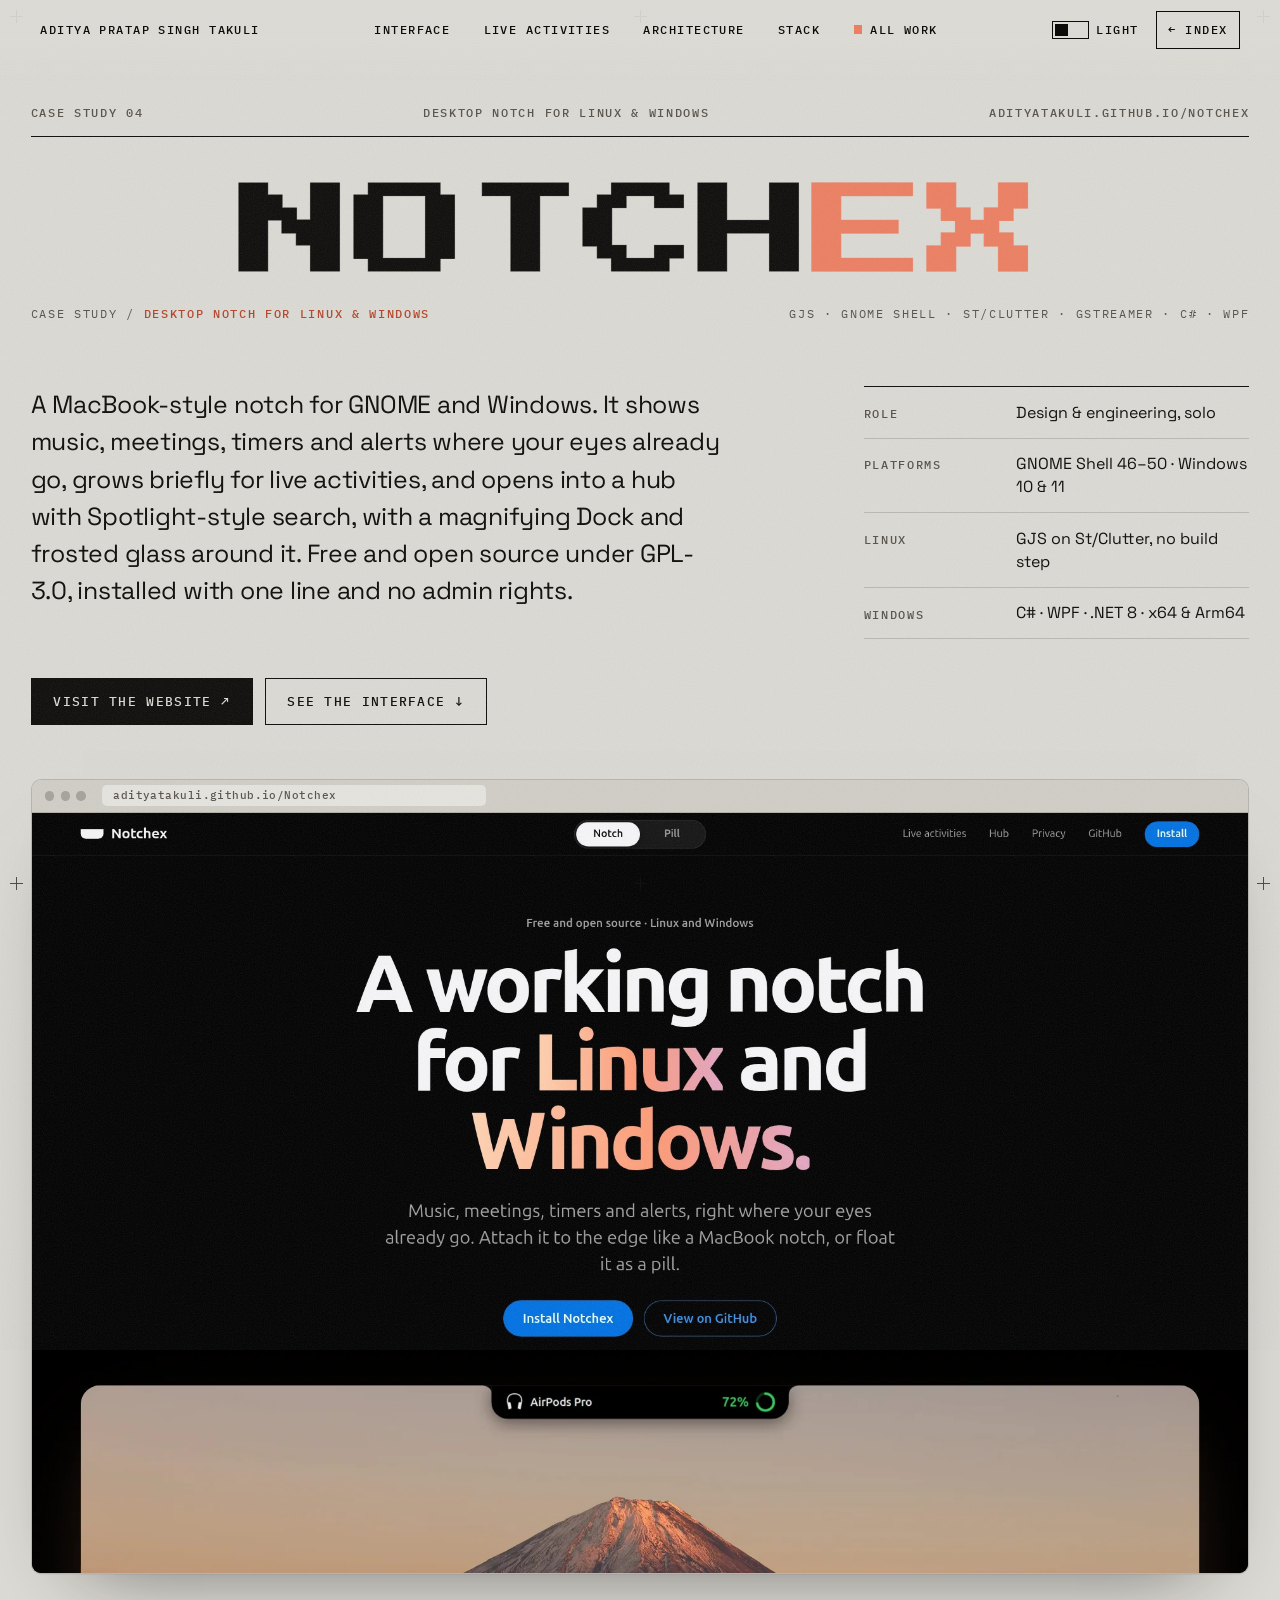
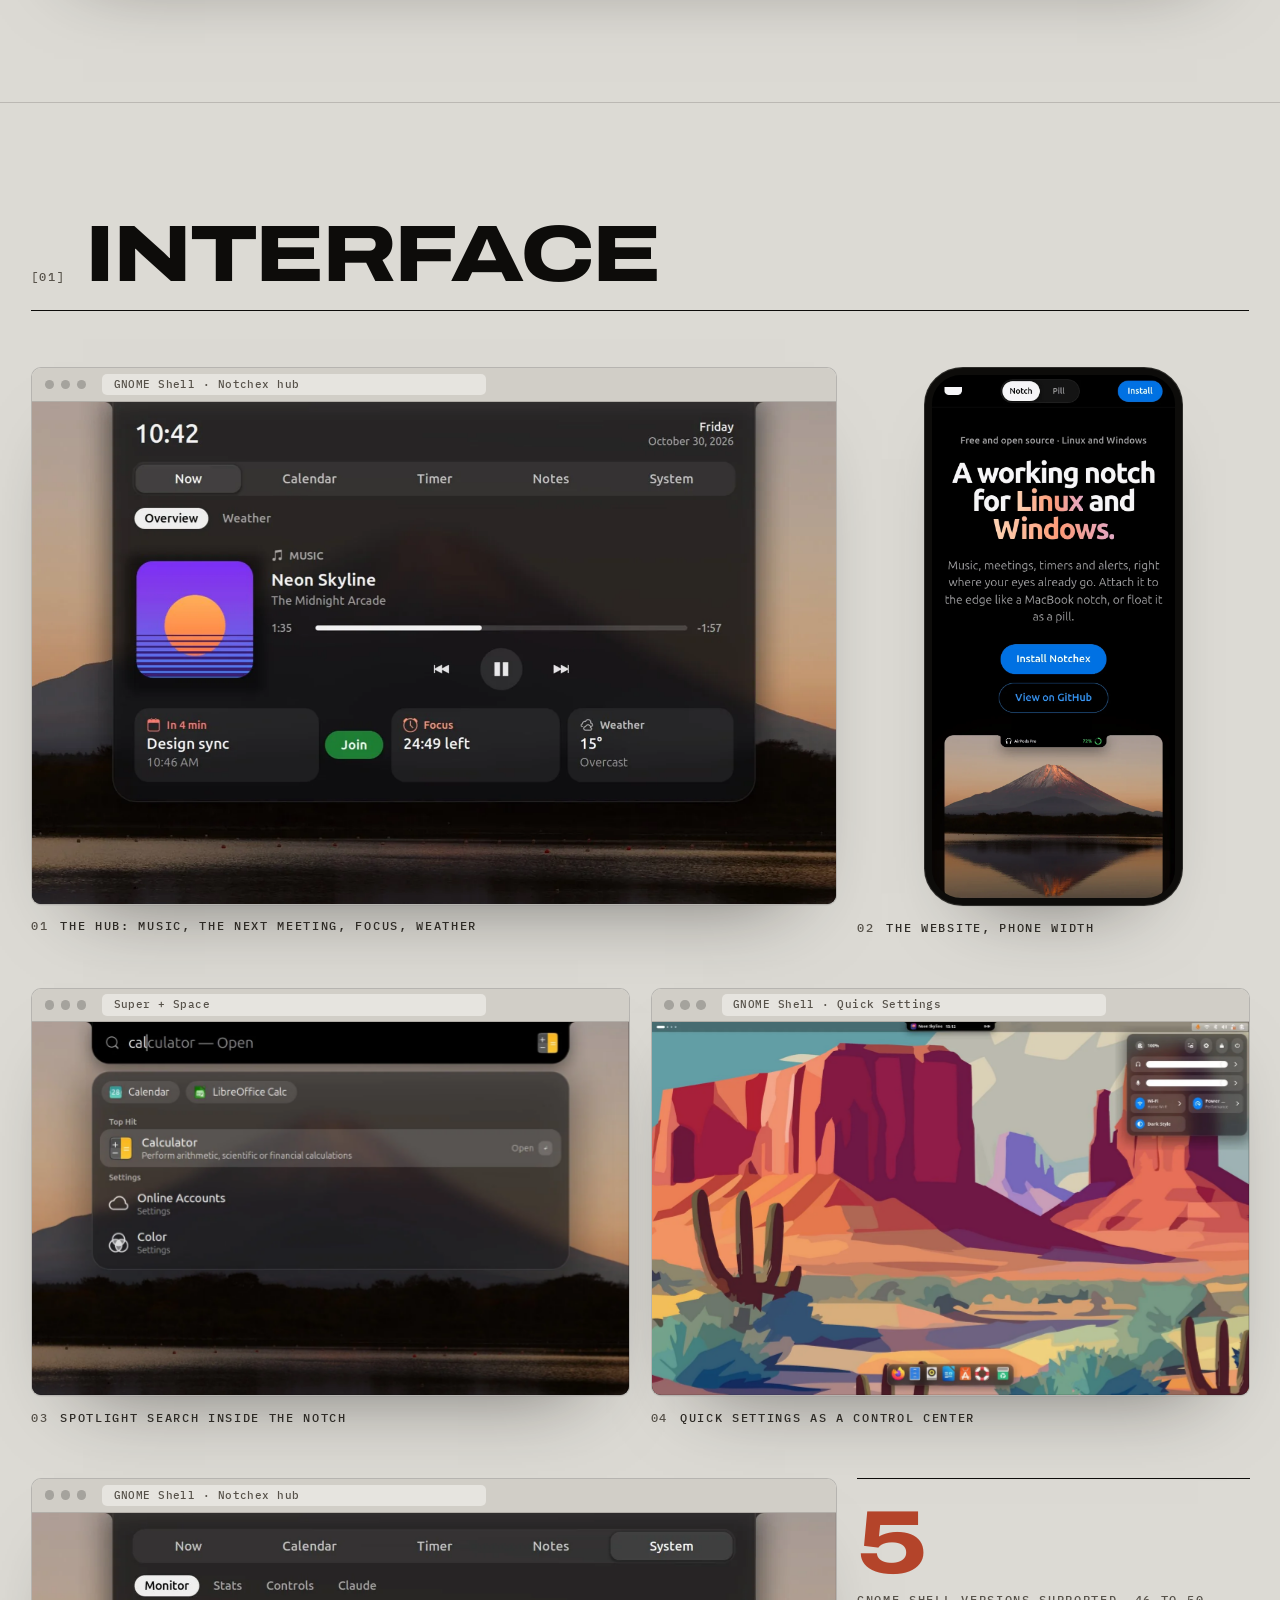
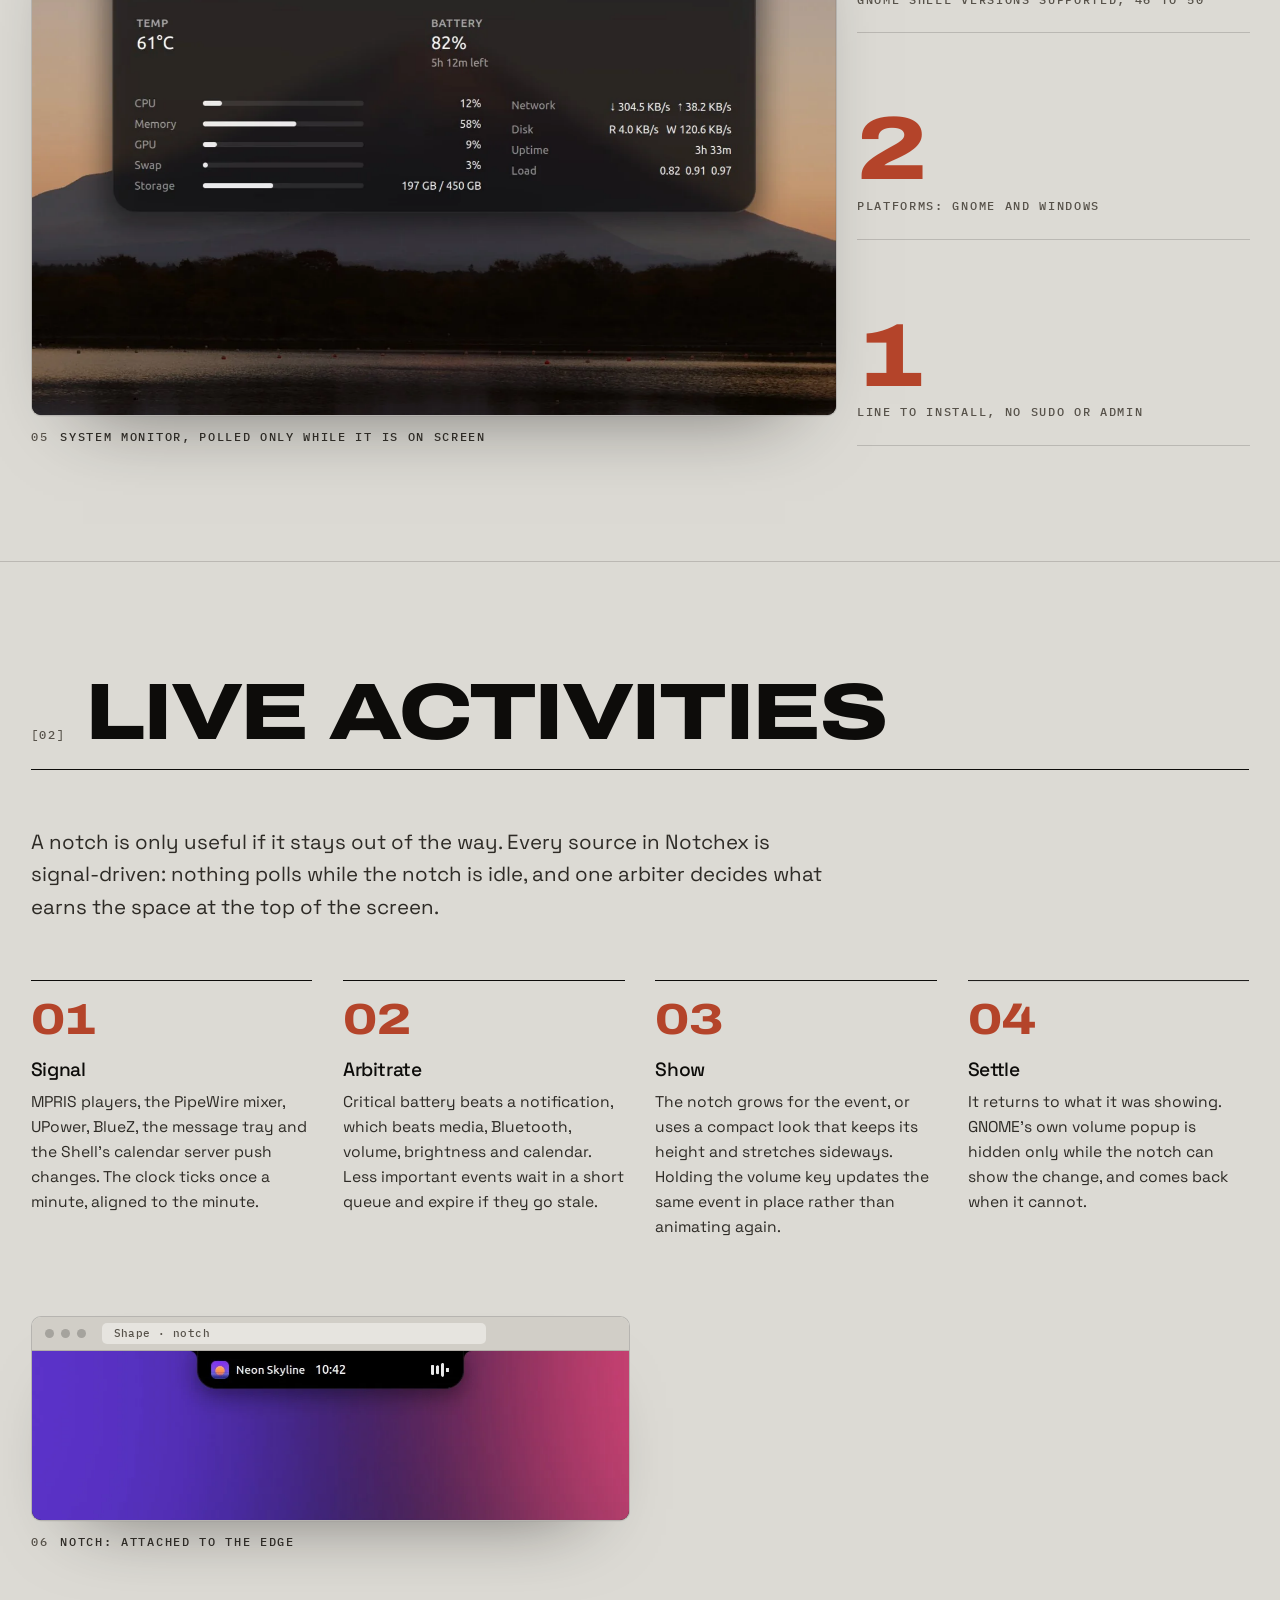
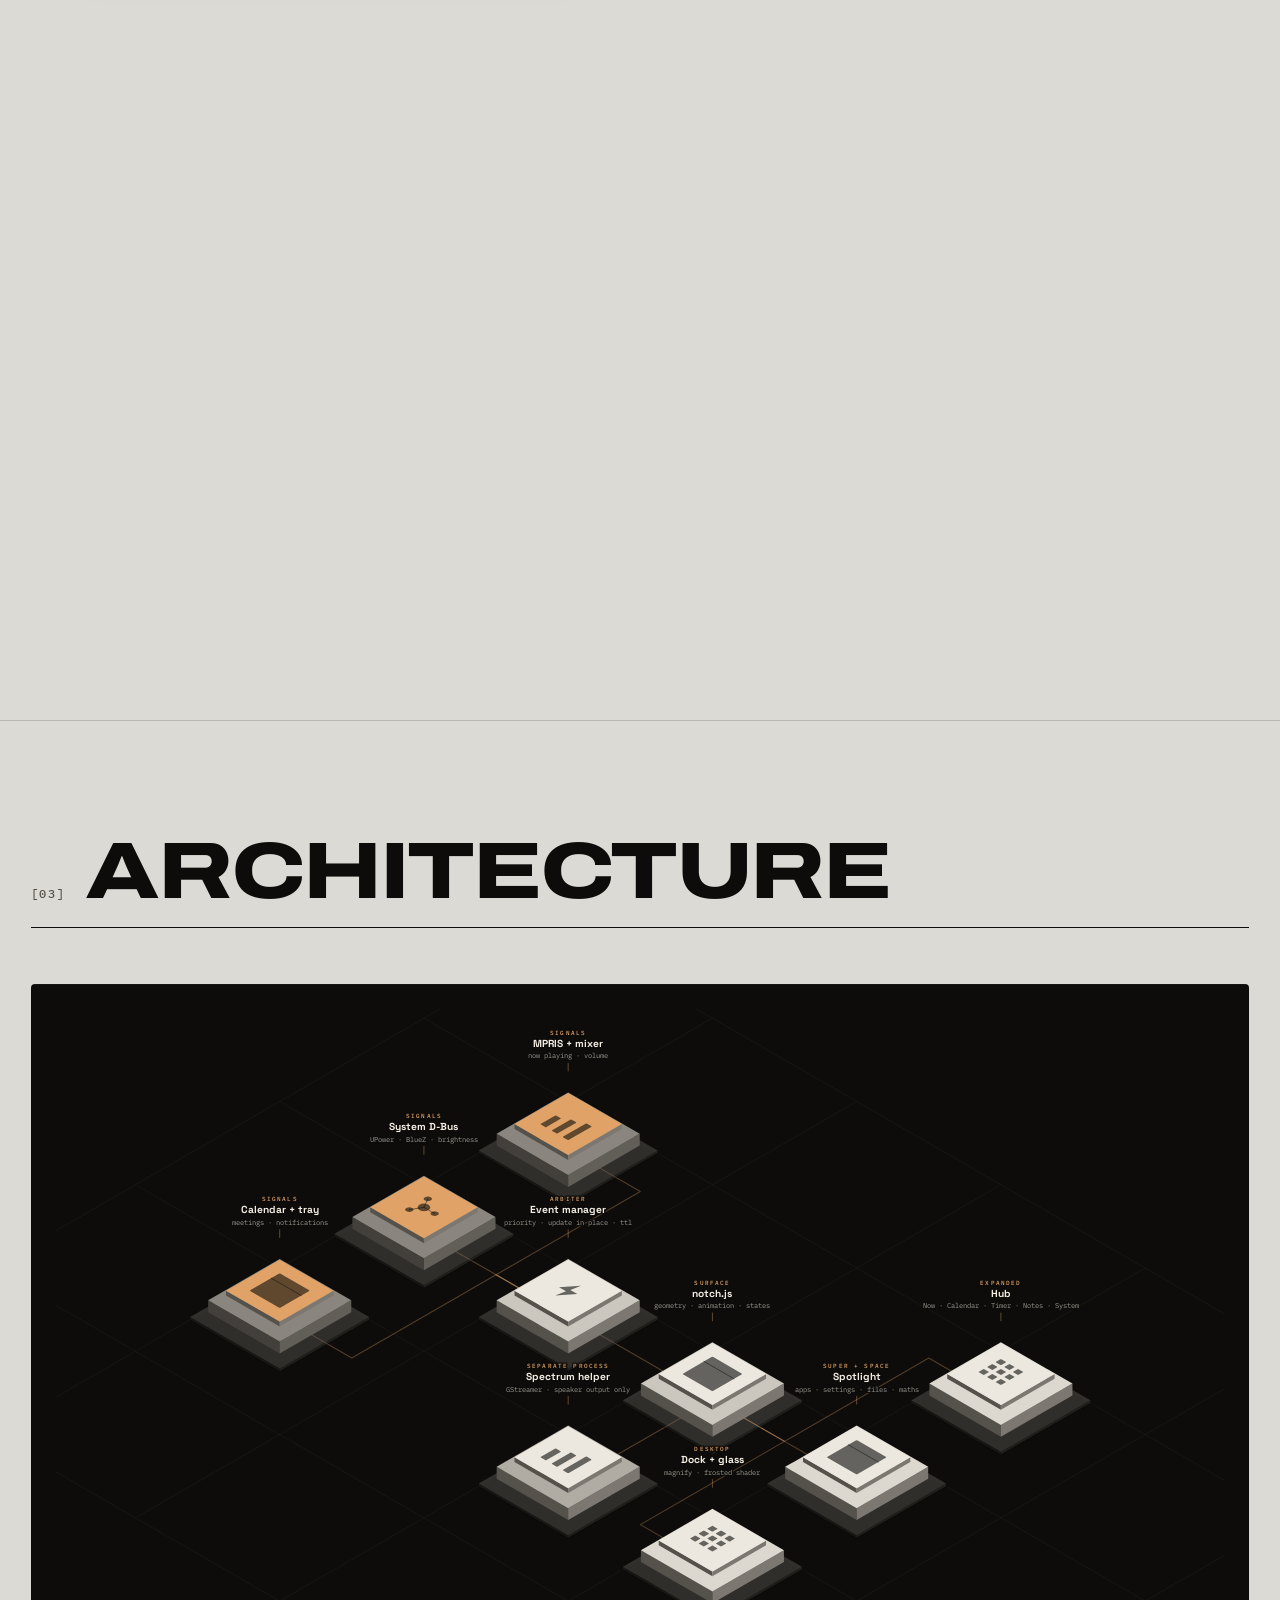
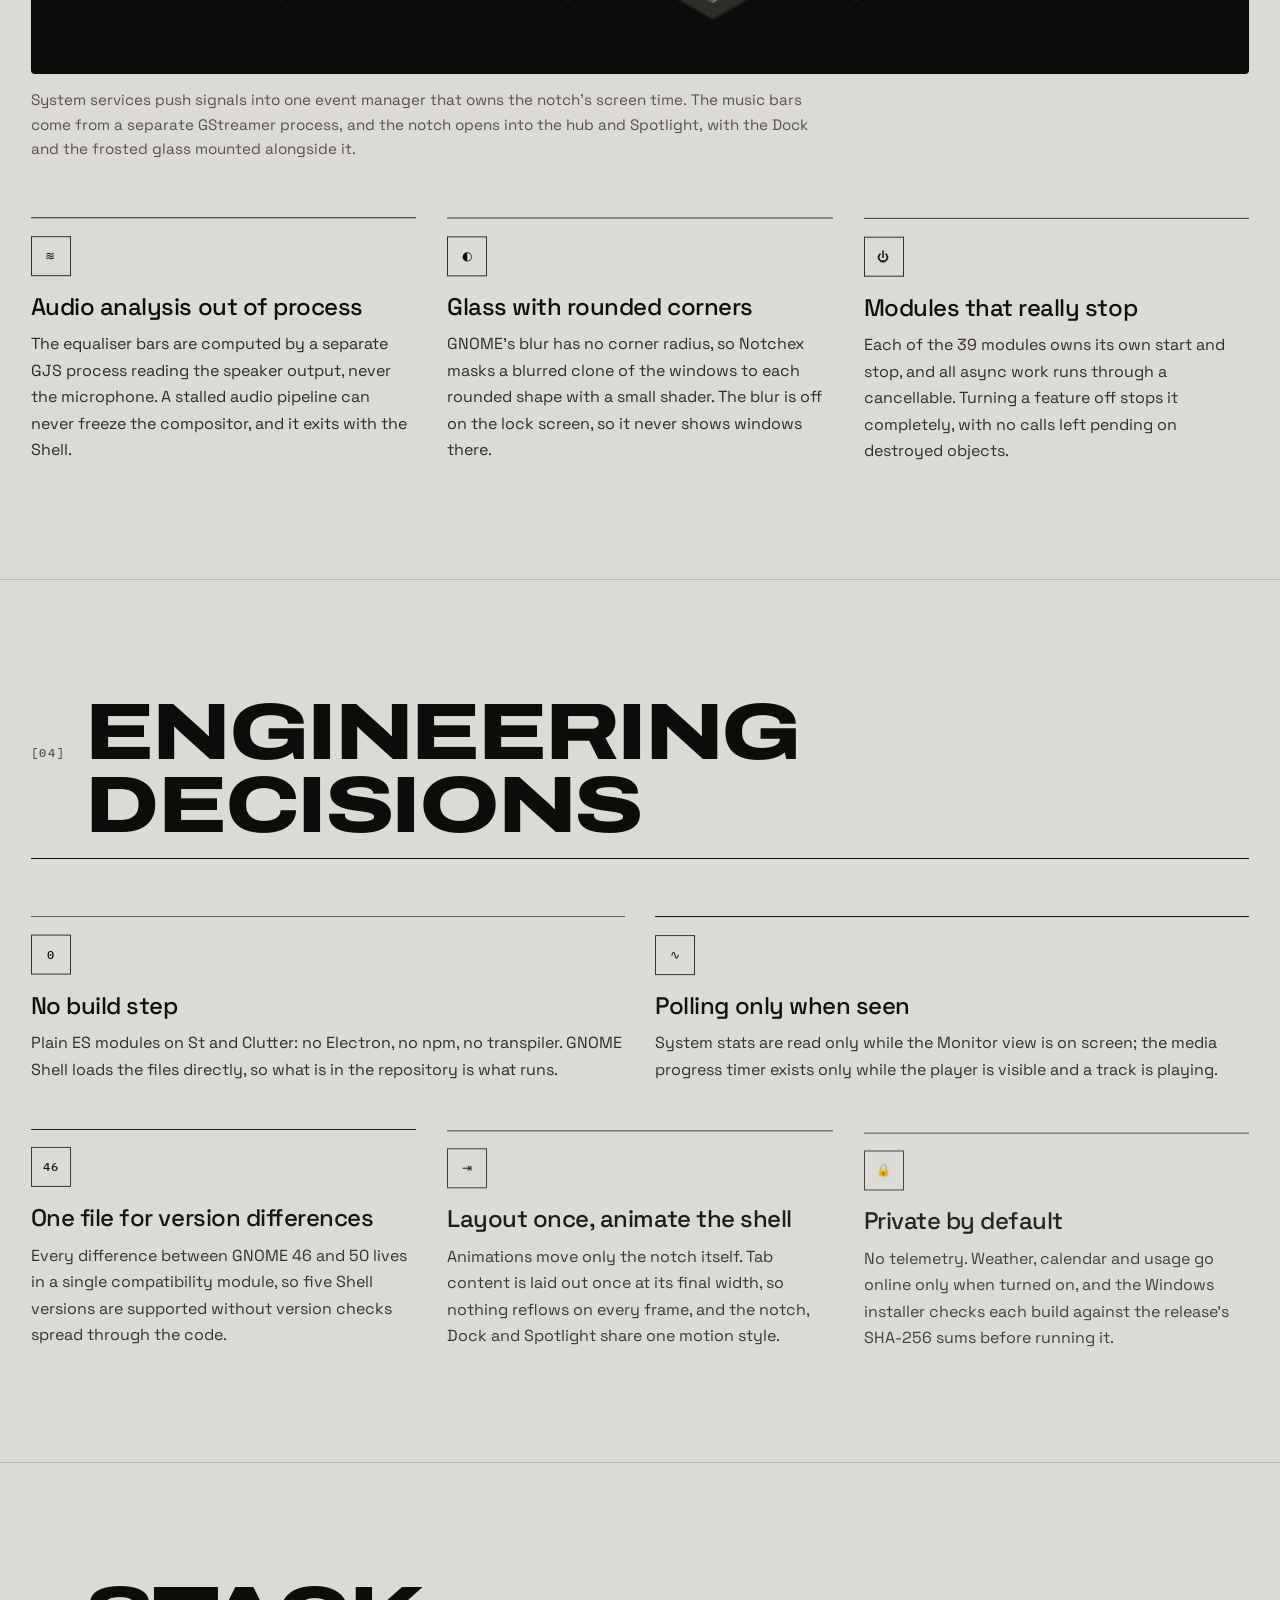
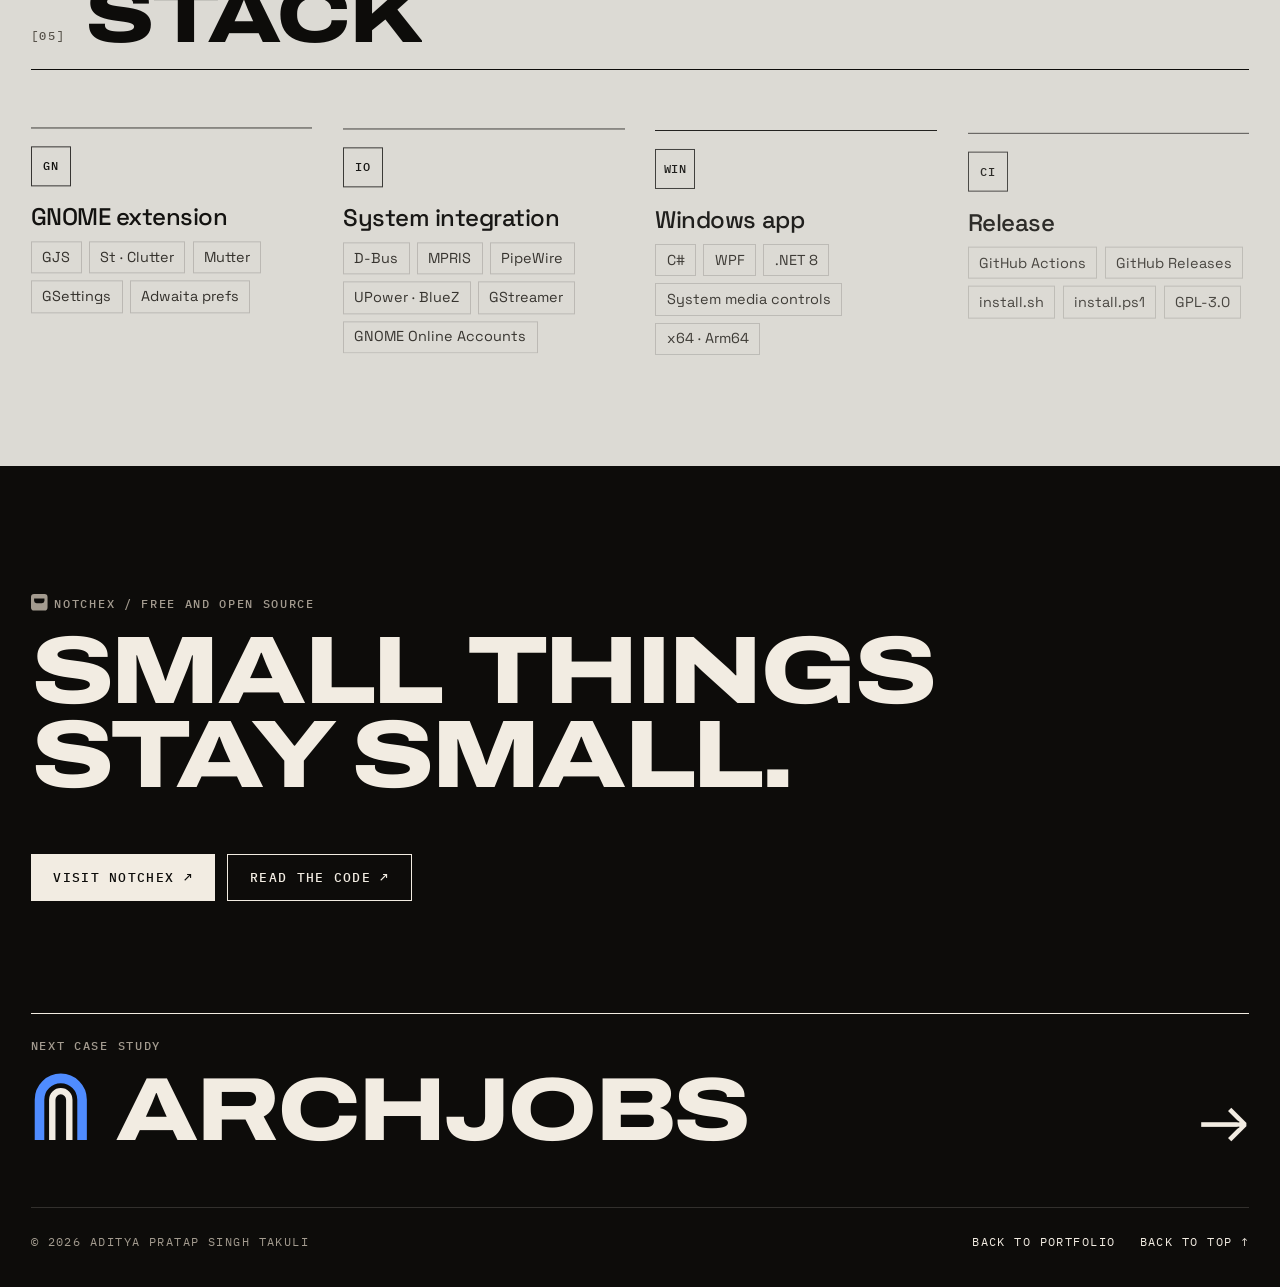
<file: projects/notchex.html>
<!DOCTYPE html>
<html lang="en">
  <head>
    <meta charset="UTF-8" />
    <meta name="viewport" content="width=device-width, initial-scale=1.0" />
    <title>Notchex — Case Study · Aditya Pratap Singh Takuli</title>
    <meta
      name="description"
      content="Notchex: a free, open-source working notch for GNOME and Windows. Live activities, a hub, Spotlight-style search and a macOS-style desktop, built in GJS on St/Clutter and C#/WPF."
    />
    <meta name="theme-color" content="#dcdad4" />
    <!-- Light unless the visitor picks dark; also opts out of browsers that
         auto-darken websites (Edge, Brave and Chrome "dark mode for web content"). -->
    <meta name="color-scheme" content="only light" />
    <link rel="icon" href="../static/img/icons/favicon.ico" sizes="32x32" />
    <link rel="icon" href="../static/img/icons/favicon.svg" type="image/svg+xml" />
    <link rel="apple-touch-icon" href="../static/img/icons/apple-touch-icon.png" />
    <link rel="preconnect" href="https://fonts.googleapis.com" />
    <link rel="preconnect" href="https://fonts.gstatic.com" crossorigin />
    <link
      href="https://fonts.googleapis.com/css2?family=Archivo:wdth,wght@125,800&family=IBM+Plex+Mono:wght@400;500&family=Press+Start+2P&family=Space+Grotesk:wght@400;500;700&display=swap"
      rel="stylesheet"
    />
    <link rel="stylesheet" href="../static/css/base.css?v=6" />
    <link rel="stylesheet" href="../static/css/case.css?v=9" />
    <script>
      (function () {
        var d = document.documentElement;
        d.classList.add("js");
        try {
          // Light is the default; only a visitor's own choice overrides it.
          d.setAttribute("data-theme", localStorage.getItem("theme-pref") || "light");
        } catch (e) {
          d.setAttribute("data-theme", "light");
        }
        var internal = false;
        try {
          internal = sessionStorage.getItem("apst-nav") === "1";
          sessionStorage.removeItem("apst-nav");
        } catch (e) {}
        window.__enter = new Promise(function (resolve) {
          window.__enterResolve = resolve;
        });
        if (internal) d.classList.add("is-arriving");
      })();
    </script>
  </head>
  <body class="case-page notchex-page">
    <a class="skip-link" href="#main">Skip to content</a>

    <div class="curtain" aria-hidden="true">
      <i></i><i></i><i></i><i></i><i></i><i></i><i></i><i></i><i></i><i></i>
      <span class="curtain-label"></span>
    </div>
    <div class="grain" aria-hidden="true"></div>
    <div class="marks" aria-hidden="true"><i></i><i></i><i></i><i></i><i></i><i></i></div>
    <div class="cursor" aria-hidden="true"></div>

    <header class="nav">
      <a class="nav-name" href="../index.html" data-title="Home" data-intro>Aditya Pratap Singh Takuli</a>
      <nav class="nav-links" aria-label="Case study" data-intro>
        <a href="#interface">Interface</a>
        <a href="#activities">Live activities</a>
        <a href="#architecture">Architecture</a>
        <a href="#stack">Stack</a>
        <a class="nav-cta" href="../index.html#work" data-title="Work">All work</a>
      </nav>
      <div class="nav-tools" data-intro>
        <button
          type="button"
          class="theme-toggle"
          id="theme-toggle"
          role="switch"
          aria-checked="false"
          aria-label="Toggle color theme"
        >
          <span class="theme-track" aria-hidden="true"><span class="theme-thumb"></span></span>
          <span class="theme-name" aria-hidden="true"></span>
        </button>
        <a class="nav-resume" href="../index.html#work" data-title="Work">← Index</a>
        <button type="button" class="nav-menu" aria-expanded="false" aria-controls="menu" aria-label="Open menu"></button>
      </div>
    </header>

    <div class="menu" id="menu" aria-hidden="true">
      <nav class="menu-links" aria-label="Menu">
        <a href="#interface"><span>Interface</span></a>
        <a href="#activities"><span>Activities</span></a>
        <a href="#architecture"><span>Architecture</span></a>
        <a href="#stack"><span>Stack</span></a>
        <a href="../index.html#work" data-title="Work"><span>All work</span></a>
      </nav>
      <div class="menu-foot">
        <a href="https://adityatakuli.github.io/Notchex/" target="_blank" rel="noopener noreferrer">adityatakuli.github.io/Notchex ↗</a>
        <span>Case study 04</span>
      </div>
    </div>

    <main id="main">
      <section class="case-banner">
        <div class="case-top" data-intro>
          <span class="label">Case study 04</span>
          <span class="label">Desktop notch for Linux &amp; Windows</span>
          <span class="label">adityatakuli.github.io/Notchex</span>
        </div>
        <h1 class="visually-hidden">Notchex</h1>
        <svg
          class="text-hover"
          data-text-hover
          data-intro
          viewBox="0 0 820 80"
          preserveAspectRatio="xMidYMid meet"
          role="img"
          aria-label="Notchex"
        >
          <defs>
            <radialGradient
              class="th-gradient"
              id="nxGradient"
              gradientUnits="userSpaceOnUse"
              cx="410"
              cy="40"
              r="0"
            >
              <stop offset="0%" stop-color="#000000" />
              <stop offset="100%" stop-color="#ffffff" />
            </radialGradient>
            <mask id="nxMask">
              <rect x="0" y="0" width="100%" height="100%" fill="url(#nxGradient)" />
            </mask>
          </defs>
          <text
            class="th-base"
            x="410"
            y="74.5"
            text-anchor="middle"
            textLength="540"
            lengthAdjust="spacingAndGlyphs"
          ><tspan class="th-a">NOTCH</tspan><tspan class="th-b">EX</tspan></text>
          <text
            class="th-fill"
            x="410"
            y="74.5"
            text-anchor="middle"
            textLength="540"
            lengthAdjust="spacingAndGlyphs"
            mask="url(#nxMask)"
          ><tspan class="th-a">NOTCH</tspan><tspan class="th-b">EX</tspan></text>
        </svg>
        <p class="banner-tag" data-intro>
          <span>Case study / <b>Desktop notch for Linux &amp; Windows</b></span>
          <span>GJS · GNOME Shell · St/Clutter · GStreamer · C# · WPF</span>
        </p>
      </section>

      <section class="case-lede">
        <div class="lede-copy" data-intro>
          <p>
            A MacBook-style notch for GNOME and Windows. It shows music, meetings,
            timers and alerts where your eyes already go, grows briefly for live
            activities, and opens into a hub with Spotlight-style search, with a
            magnifying Dock and frosted glass around it. Free and open source under
            GPL-3.0, installed with one line and no admin rights.
          </p>
        </div>
        <dl class="case-meta" data-intro>
          <div><dt>Role</dt><dd>Design &amp; engineering, solo</dd></div>
          <div><dt>Platforms</dt><dd>GNOME Shell 46–50 · Windows 10 &amp; 11</dd></div>
          <div><dt>Linux</dt><dd>GJS on St/Clutter, no build step</dd></div>
          <div><dt>Windows</dt><dd>C# · WPF · .NET 8 · x64 &amp; Arm64</dd></div>
        </dl>
        <div class="case-cta" data-intro>
          <a class="btn btn-fill" href="https://adityatakuli.github.io/Notchex/" target="_blank" rel="noopener noreferrer"
            >Visit the website ↗</a
          >
          <a class="btn" href="#interface">See the interface ↓</a>
        </div>
      </section>

      <div class="case-cover" data-reveal>
        <figure class="frame frame--browser">
          <div class="frame-bar" aria-hidden="true"><i></i><i></i><i></i><span class="frame-url">adityatakuli.github.io/Notchex</span></div>
          <div class="frame-view">
            <img
              src="../static/img/projects/notchex/nx-landing.webp"
              alt="Notchex website: a working notch for Linux and Windows, above a desktop with the notch at the top edge"
              width="1920"
              height="1200"
            />
          </div>
        </figure>
      </div>

      <section class="section" id="interface">
        <div class="section-head">
          <span class="section-index">01</span>
          <h2 data-split>Interface</h2>
        </div>
        <div class="gallery">
          <figure class="shot shot--wide" data-reveal>
            <div class="frame frame--browser">
              <div class="frame-bar" aria-hidden="true"><i></i><i></i><i></i><span class="frame-url">GNOME Shell · Notchex hub</span></div>
              <div class="frame-view">
                <img
                  src="../static/img/projects/notchex/nx-hub-now.webp"
                  alt="The hub open on Now, in frosted glass: music with album art, a meeting with a Join button, a focus timer and the weather"
                  width="1440"
                  height="900"
                  loading="lazy"
                />
              </div>
            </div>
            <figcaption><span class="label">01</span><span class="label">The hub: music, the next meeting, focus, weather</span></figcaption>
          </figure>
          <figure class="shot shot--phone" data-reveal>
            <div class="frame frame--phone">
              <div class="frame-view">
                <img
                  src="../static/img/projects/notchex/nx-mobile.webp"
                  alt="The Notchex website on a phone"
                  width="780"
                  height="1688"
                  loading="lazy"
                />
              </div>
            </div>
            <figcaption><span class="label">02</span><span class="label">The website, phone width</span></figcaption>
          </figure>

          <figure class="shot shot--half" data-reveal>
            <div class="frame frame--browser">
              <div class="frame-bar" aria-hidden="true"><i></i><i></i><i></i><span class="frame-url">Super + Space</span></div>
              <div class="frame-view">
                <img
                  src="../static/img/projects/notchex/nx-spotlight.webp"
                  alt="Spotlight in the notch completing cal to Calculator, with results in a frosted-glass panel"
                  width="1440"
                  height="900"
                  loading="lazy"
                />
              </div>
            </div>
            <figcaption><span class="label">03</span><span class="label">Spotlight search inside the notch</span></figcaption>
          </figure>
          <figure class="shot shot--half" data-reveal>
            <div class="frame frame--browser">
              <div class="frame-bar" aria-hidden="true"><i></i><i></i><i></i><span class="frame-url">GNOME Shell · Quick Settings</span></div>
              <div class="frame-view">
                <img
                  src="../static/img/projects/notchex/nx-control.webp"
                  alt="Quick Settings restyled as a Control Center with rounded tiles and wide sliders"
                  width="1600"
                  height="1000"
                  loading="lazy"
                />
              </div>
            </div>
            <figcaption><span class="label">04</span><span class="label">Quick Settings as a Control Center</span></figcaption>
          </figure>

          <figure class="shot shot--wide" data-reveal>
            <div class="frame frame--browser">
              <div class="frame-bar" aria-hidden="true"><i></i><i></i><i></i><span class="frame-url">GNOME Shell · Notchex hub</span></div>
              <div class="frame-view">
                <img
                  src="../static/img/projects/notchex/nx-hub-system.webp"
                  alt="The System view: temperature, battery, CPU, memory, GPU, swap and storage bars, network and disk I/O"
                  width="1440"
                  height="900"
                  loading="lazy"
                />
              </div>
            </div>
            <figcaption><span class="label">05</span><span class="label">System monitor, polled only while it is on screen</span></figcaption>
          </figure>
          <div class="stats stats--side" data-reveal>
            <div class="stat"><strong data-count="5">5</strong><span class="label">GNOME Shell versions supported, 46 to 50</span></div>
            <div class="stat"><strong data-count="2">2</strong><span class="label">Platforms: GNOME and Windows</span></div>
            <div class="stat"><strong data-count="1">1</strong><span class="label">Line to install, no sudo or admin</span></div>
          </div>
        </div>
      </section>

      <section class="section" id="activities">
        <div class="section-head">
          <span class="section-index">02</span>
          <h2 data-split>Live activities</h2>
        </div>
        <p class="about-text" data-reveal>
          A notch is only useful if it stays out of the way. Every source in Notchex is
          signal-driven: nothing polls while the notch is idle, and one arbiter decides
          what earns the space at the top of the screen.
        </p>
        <ol class="gb-flow" aria-label="How a live activity reaches the notch">
          <li data-reveal>
            <span>01</span>
            <h3>Signal</h3>
            <p>
              MPRIS players, the PipeWire mixer, UPower, BlueZ, the message tray and
              the Shell's calendar server push changes. The clock ticks once a minute,
              aligned to the minute.
            </p>
          </li>
          <li data-reveal>
            <span>02</span>
            <h3>Arbitrate</h3>
            <p>
              Critical battery beats a notification, which beats media, Bluetooth,
              volume, brightness and calendar. Less important events wait in a short
              queue and expire if they go stale.
            </p>
          </li>
          <li data-reveal>
            <span>03</span>
            <h3>Show</h3>
            <p>
              The notch grows for the event, or uses a compact look that keeps its
              height and stretches sideways. Holding the volume key updates the same
              event in place rather than animating again.
            </p>
          </li>
          <li data-reveal>
            <span>04</span>
            <h3>Settle</h3>
            <p>
              It returns to what it was showing. GNOME's own volume popup is hidden
              only while the notch can show the change, and comes back when it cannot.
            </p>
          </li>
        </ol>
        <div class="gallery" style="margin-top: clamp(3rem, 6vw, 5rem)">
          <figure class="shot shot--half" data-reveal>
            <div class="frame frame--browser">
              <div class="frame-bar" aria-hidden="true"><i></i><i></i><i></i><span class="frame-url">Shape · notch</span></div>
              <div class="frame-view" style="--ar: 1200 / 340">
                <img
                  src="../static/img/projects/notchex/nx-compare-notch.webp"
                  alt="The notch shape attached to the top edge, playing music"
                  width="1200"
                  height="340"
                  loading="lazy"
                />
              </div>
            </div>
            <figcaption><span class="label">06</span><span class="label">Notch: attached to the edge</span></figcaption>
          </figure>
          <figure class="shot shot--half" data-reveal>
            <div class="frame frame--browser">
              <div class="frame-bar" aria-hidden="true"><i></i><i></i><i></i><span class="frame-url">Shape · pill</span></div>
              <div class="frame-view" style="--ar: 1200 / 340">
                <img
                  src="../static/img/projects/notchex/nx-compare-pill.webp"
                  alt="The pill shape floating below the top edge, playing music"
                  width="1200"
                  height="340"
                  loading="lazy"
                />
              </div>
            </div>
            <figcaption><span class="label">07</span><span class="label">Pill: floating below it</span></figcaption>
          </figure>
          <figure class="shot shot--wide" data-reveal>
            <div class="frame frame--browser">
              <div class="frame-bar" aria-hidden="true"><i></i><i></i><i></i><span class="frame-url">Compact alerts</span></div>
              <div class="frame-view" style="--ar: 3 / 2">
                <img
                  src="../static/img/projects/notchex/nx-compact.webp"
                  alt="Compact alerts: headphones with a battery ring, a Play Here button, Focus on, low battery and charging"
                  width="900"
                  height="600"
                  loading="lazy"
                />
              </div>
            </div>
            <figcaption><span class="label">08</span><span class="label">Compact alerts: battery ring, Play Here, Focus, power</span></figcaption>
          </figure>
        </div>
      </section>

      <section class="section" id="architecture">
        <div class="section-head">
          <span class="section-index">03</span>
          <h2 data-split>Architecture</h2>
        </div>
        <figure class="diagram" data-reveal>
          <div class="iso-stage">
            <svg class="nd-svg iso-svg" viewBox="-763.4 -172.0 1795.2 1191.2" role="img" aria-label="Notchex event flow: media, system D-Bus services and calendars push signals into one event manager, which decides what the notch shows; an out-of-process audio analyser feeds the music bars, and the notch opens into the hub and Spotlight" preserveAspectRatio="xMidYMid meet" style="--cycle: 10.0s"><title>Notchex event flow: media, system D-Bus services and calendars push signals into one event manager, which decides what the notch shows; an out-of-process audio analyser feeds the music bars, and the notch opens into the hub and Spotlight</title><g class="iso-grid"><line x1="0.0" y1="-310.0" x2="-1342.3" y2="465.0" /><line x1="268.5" y1="-155.0" x2="-1073.9" y2="620.0" /><line x1="536.9" y1="0.0" x2="-805.4" y2="775.0" /><line x1="805.4" y1="155.0" x2="-536.9" y2="930.0" /><line x1="1073.9" y1="310.0" x2="-268.5" y2="1085.0" /><line x1="1342.3" y1="465.0" x2="0.0" y2="1240.0" /><line x1="1610.8" y1="620.0" x2="268.5" y2="1395.0" /><line x1="0.0" y1="-310.0" x2="1610.8" y2="620.0" /><line x1="-268.5" y1="-155.0" x2="1342.3" y2="775.0" /><line x1="-536.9" y1="0.0" x2="1073.9" y2="930.0" /><line x1="-805.4" y1="155.0" x2="805.4" y2="1085.0" /><line x1="-1073.9" y1="310.0" x2="536.9" y2="1240.0" /><line x1="-1342.3" y1="465.0" x2="268.5" y2="1395.0" /></g><g class="iso-wires"><path class="iso-wire" d="M 0.00 90.10 L 134.23 167.60 L -134.23 322.60 L 0.00 400.10" /><path class="iso-pulse" d="M 0.00 90.10 L 134.23 167.60 L -134.23 322.60 L 0.00 400.10" style="--len:620.0; animation-delay:0.00s" /><path class="iso-wire" d="M -268.47 245.10 L -134.23 322.60 L -134.23 322.60 L 0.00 400.10" /><path class="iso-pulse" d="M -268.47 245.10 L -134.23 322.60 L -134.23 322.60 L 0.00 400.10" style="--len:310.0; animation-delay:0.69s" /><path class="iso-wire" d="M -536.94 400.10 L -402.70 477.60 L -134.23 322.60 L 0.00 400.10" /><path class="iso-pulse" d="M -536.94 400.10 L -402.70 477.60 L -134.23 322.60 L 0.00 400.10" style="--len:620.0; animation-delay:1.38s" /><path class="iso-wire" d="M 0.00 400.10 L 134.23 477.60 L 134.23 477.60 L 268.47 555.10" /><path class="iso-pulse" d="M 0.00 400.10 L 134.23 477.60 L 134.23 477.60 L 268.47 555.10" style="--len:310.0; animation-delay:2.06s" /><path class="iso-wire" d="M 0.00 710.10 L 0.00 710.10 L 268.47 555.10 L 268.47 555.10" /><path class="iso-pulse" d="M 0.00 710.10 L 0.00 710.10 L 268.47 555.10 L 268.47 555.10" style="--len:310.0; animation-delay:2.75s" /><path class="iso-wire" d="M 268.47 555.10 L 402.70 632.60 L 671.17 477.60 L 805.40 555.10" /><path class="iso-pulse" d="M 268.47 555.10 L 402.70 632.60 L 671.17 477.60 L 805.40 555.10" style="--len:620.0; animation-delay:3.44s" /><path class="iso-wire" d="M 268.47 555.10 L 402.70 632.60 L 402.70 632.60 L 536.94 710.10" /><path class="iso-pulse" d="M 268.47 555.10 L 402.70 632.60 L 402.70 632.60 L 536.94 710.10" style="--len:310.0; animation-delay:4.12s" /><path class="iso-wire" d="M 268.47 555.10 L 402.70 632.60 L 134.23 787.60 L 268.47 865.10" /><path class="iso-pulse" d="M 268.47 555.10 L 402.70 632.60 L 134.23 787.60 L 268.47 865.10" style="--len:620.0; animation-delay:4.81s" /></g><g class="iso-chip iso-chip--ext" style="--d:0.00s"><polygon class="iso-shadow" points="0.00,-2.00 169.91,96.10 0.00,194.20 -169.91,96.10" /><g class="iso-plate iso-plate--tray"><polygon class="iso-face iso-face--left iso-tray" points="-166.45,91.10 0.00,187.20 0.00,192.20 -166.45,96.10" /><polygon class="iso-face iso-face--right iso-tray" points="166.45,91.10 0.00,187.20 0.00,192.20 166.45,96.10" /><polygon class="iso-face iso-face--top iso-tray" points="0.00,-5.00 166.45,91.10 0.00,187.20 -166.45,91.10" /></g><g class="iso-plate iso-plate--slab"><polygon class="iso-face iso-face--left iso-slab iso-slab--ext" points="-133.16,60.10 0.00,136.98 0.00,158.98 -133.16,82.10" /><polygon class="iso-face iso-face--right iso-slab iso-slab--ext" points="133.16,60.10 0.00,136.98 0.00,158.98 133.16,82.10" /><polygon class="iso-face iso-face--top iso-slab iso-slab--ext" points="0.00,-16.78 133.16,60.10 0.00,136.98 -133.16,60.10" /></g><g class="iso-plate iso-plate--cap"><polygon class="iso-face iso-face--left iso-cap iso-cap--ext" points="-99.87,42.10 0.00,99.76 0.00,108.76 -99.87,51.10" /><polygon class="iso-face iso-face--right iso-cap iso-cap--ext" points="99.87,42.10 0.00,99.76 0.00,108.76 99.87,51.10" /><polygon class="iso-face iso-face--top iso-cap iso-cap--ext" points="0.00,-15.56 99.87,42.10 0.00,99.76 -99.87,42.10" /><g class="iso-glyph" transform="matrix(0.8660,0.5000,-0.8660,0.5000,0.000,-15.560)"><rect x="27.7" y="54.7" width="12.0" height="33.0" rx="1.5" /><rect x="51.7" y="45.7" width="12.0" height="42.0" rx="1.5" /><rect x="75.6" y="36.7" width="12.0" height="51.0" rx="1.5" /></g></g><g class="iso-label" transform="translate(0.00,42.10)"><text class="iso-kicker" x="0" y="-166.1">signals</text><text class="iso-title" x="0" y="-144.1">MPRIS + mixer</text><text class="iso-sub" x="0" y="-122.1">now playing · volume</text><line class="iso-leader" x1="0" y1="-114.1" x2="0" y2="-98.1" /></g></g><g class="iso-chip iso-chip--ext" style="--d:0.08s"><polygon class="iso-shadow" points="-268.47,153.00 -98.55,251.10 -268.47,349.20 -438.38,251.10" /><g class="iso-plate iso-plate--tray"><polygon class="iso-face iso-face--left iso-tray" points="-434.92,246.10 -268.47,342.20 -268.47,347.20 -434.92,251.10" /><polygon class="iso-face iso-face--right iso-tray" points="-102.02,246.10 -268.47,342.20 -268.47,347.20 -102.02,251.10" /><polygon class="iso-face iso-face--top iso-tray" points="-268.47,150.00 -102.02,246.10 -268.47,342.20 -434.92,246.10" /></g><g class="iso-plate iso-plate--slab"><polygon class="iso-face iso-face--left iso-slab iso-slab--ext" points="-401.63,215.10 -268.47,291.98 -268.47,313.98 -401.63,237.10" /><polygon class="iso-face iso-face--right iso-slab iso-slab--ext" points="-135.31,215.10 -268.47,291.98 -268.47,313.98 -135.31,237.10" /><polygon class="iso-face iso-face--top iso-slab iso-slab--ext" points="-268.47,138.22 -135.31,215.10 -268.47,291.98 -401.63,215.10" /></g><g class="iso-plate iso-plate--cap"><polygon class="iso-face iso-face--left iso-cap iso-cap--ext" points="-368.34,197.10 -268.47,254.76 -268.47,263.76 -368.34,206.10" /><polygon class="iso-face iso-face--right iso-cap iso-cap--ext" points="-168.60,197.10 -268.47,254.76 -268.47,263.76 -168.60,206.10" /><polygon class="iso-face iso-face--top iso-cap iso-cap--ext" points="-268.47,139.44 -168.60,197.10 -268.47,254.76 -368.34,197.10" /><g class="iso-glyph" transform="matrix(0.8660,0.5000,-0.8660,0.5000,-268.468,139.440)"><circle cx="57.7" cy="57.7" r="9.7" /><circle cx="80.7" cy="57.7" r="6.0" /><line x1="57.7" y1="57.7" x2="80.7" y2="57.7" /><circle cx="46.1" cy="77.6" r="6.0" /><line x1="57.7" y1="57.7" x2="46.1" y2="77.6" /><circle cx="46.1" cy="37.7" r="6.0" /><line x1="57.7" y1="57.7" x2="46.1" y2="37.7" /></g></g><g class="iso-label" transform="translate(-268.47,197.10)"><text class="iso-kicker" x="0" y="-166.1">signals</text><text class="iso-title" x="0" y="-144.1">System D-Bus</text><text class="iso-sub" x="0" y="-122.1">UPower · BlueZ · brightness</text><line class="iso-leader" x1="0" y1="-114.1" x2="0" y2="-98.1" /></g></g><g class="iso-chip iso-chip--ext" style="--d:0.16s"><polygon class="iso-shadow" points="-536.94,308.00 -367.02,406.10 -536.94,504.20 -706.85,406.10" /><g class="iso-plate iso-plate--tray"><polygon class="iso-face iso-face--left iso-tray" points="-703.39,401.10 -536.94,497.20 -536.94,502.20 -703.39,406.10" /><polygon class="iso-face iso-face--right iso-tray" points="-370.49,401.10 -536.94,497.20 -536.94,502.20 -370.49,406.10" /><polygon class="iso-face iso-face--top iso-tray" points="-536.94,305.00 -370.49,401.10 -536.94,497.20 -703.39,401.10" /></g><g class="iso-plate iso-plate--slab"><polygon class="iso-face iso-face--left iso-slab iso-slab--ext" points="-670.10,370.10 -536.94,446.98 -536.94,468.98 -670.10,392.10" /><polygon class="iso-face iso-face--right iso-slab iso-slab--ext" points="-403.78,370.10 -536.94,446.98 -536.94,468.98 -403.78,392.10" /><polygon class="iso-face iso-face--top iso-slab iso-slab--ext" points="-536.94,293.22 -403.78,370.10 -536.94,446.98 -670.10,370.10" /></g><g class="iso-plate iso-plate--cap"><polygon class="iso-face iso-face--left iso-cap iso-cap--ext" points="-636.81,352.10 -536.94,409.76 -536.94,418.76 -636.81,361.10" /><polygon class="iso-face iso-face--right iso-cap iso-cap--ext" points="-437.07,352.10 -536.94,409.76 -536.94,418.76 -437.07,361.10" /><polygon class="iso-face iso-face--top iso-cap iso-cap--ext" points="-536.94,294.44 -437.07,352.10 -536.94,409.76 -636.81,352.10" /><g class="iso-glyph" transform="matrix(0.8660,0.5000,-0.8660,0.5000,-536.936,294.440)"><rect x="25.4" y="25.4" width="64.6" height="64.6" rx="2" /><line x1="25.4" y1="43.5" x2="89.9" y2="43.5" /></g></g><g class="iso-label" transform="translate(-536.94,352.10)"><text class="iso-kicker" x="0" y="-166.1">signals</text><text class="iso-title" x="0" y="-144.1">Calendar + tray</text><text class="iso-sub" x="0" y="-122.1">meetings · notifications</text><line class="iso-leader" x1="0" y1="-114.1" x2="0" y2="-98.1" /></g></g><g class="iso-chip iso-chip--core" style="--d:0.24s"><polygon class="iso-shadow" points="0.00,308.00 169.91,406.10 0.00,504.20 -169.91,406.10" /><g class="iso-plate iso-plate--tray"><polygon class="iso-face iso-face--left iso-tray" points="-166.45,401.10 0.00,497.20 0.00,502.20 -166.45,406.10" /><polygon class="iso-face iso-face--right iso-tray" points="166.45,401.10 0.00,497.20 0.00,502.20 166.45,406.10" /><polygon class="iso-face iso-face--top iso-tray" points="0.00,305.00 166.45,401.10 0.00,497.20 -166.45,401.10" /></g><g class="iso-plate iso-plate--slab"><polygon class="iso-face iso-face--left iso-slab iso-slab--core" points="-133.16,370.10 0.00,446.98 0.00,468.98 -133.16,392.10" /><polygon class="iso-face iso-face--right iso-slab iso-slab--core" points="133.16,370.10 0.00,446.98 0.00,468.98 133.16,392.10" /><polygon class="iso-face iso-face--top iso-slab iso-slab--core" points="0.00,293.22 133.16,370.10 0.00,446.98 -133.16,370.10" /></g><g class="iso-plate iso-plate--cap"><polygon class="iso-face iso-face--left iso-cap iso-cap--core" points="-99.87,352.10 0.00,409.76 0.00,418.76 -99.87,361.10" /><polygon class="iso-face iso-face--right iso-cap iso-cap--core" points="99.87,352.10 0.00,409.76 0.00,418.76 99.87,361.10" /><polygon class="iso-face iso-face--top iso-cap iso-cap--core" points="0.00,294.44 99.87,352.10 0.00,409.76 -99.87,352.10" /><g class="iso-glyph" transform="matrix(0.8660,0.5000,-0.8660,0.5000,0.000,294.440)"><polygon points="62.3,34.6 41.5,61.1 56.5,61.1 53.0,80.7 73.8,54.2 58.8,54.2" /></g></g><g class="iso-label" transform="translate(0.00,352.10)"><text class="iso-kicker" x="0" y="-166.1">arbiter</text><text class="iso-title" x="0" y="-144.1">Event manager</text><text class="iso-sub" x="0" y="-122.1">priority · update in place · ttl</text><line class="iso-leader" x1="0" y1="-114.1" x2="0" y2="-98.1" /></g></g><g class="iso-chip iso-chip--core" style="--d:0.32s"><polygon class="iso-shadow" points="268.47,463.00 438.38,561.10 268.47,659.20 98.55,561.10" /><g class="iso-plate iso-plate--tray"><polygon class="iso-face iso-face--left iso-tray" points="102.02,556.10 268.47,652.20 268.47,657.20 102.02,561.10" /><polygon class="iso-face iso-face--right iso-tray" points="434.92,556.10 268.47,652.20 268.47,657.20 434.92,561.10" /><polygon class="iso-face iso-face--top iso-tray" points="268.47,460.00 434.92,556.10 268.47,652.20 102.02,556.10" /></g><g class="iso-plate iso-plate--slab"><polygon class="iso-face iso-face--left iso-slab iso-slab--core" points="135.31,525.10 268.47,601.98 268.47,623.98 135.31,547.10" /><polygon class="iso-face iso-face--right iso-slab iso-slab--core" points="401.63,525.10 268.47,601.98 268.47,623.98 401.63,547.10" /><polygon class="iso-face iso-face--top iso-slab iso-slab--core" points="268.47,448.22 401.63,525.10 268.47,601.98 135.31,525.10" /></g><g class="iso-plate iso-plate--cap"><polygon class="iso-face iso-face--left iso-cap iso-cap--core" points="168.60,507.10 268.47,564.76 268.47,573.76 168.60,516.10" /><polygon class="iso-face iso-face--right iso-cap iso-cap--core" points="368.34,507.10 268.47,564.76 268.47,573.76 368.34,516.10" /><polygon class="iso-face iso-face--top iso-cap iso-cap--core" points="268.47,449.44 368.34,507.10 268.47,564.76 168.60,507.10" /><g class="iso-glyph" transform="matrix(0.8660,0.5000,-0.8660,0.5000,268.468,449.440)"><rect x="25.4" y="25.4" width="64.6" height="64.6" rx="2" /><line x1="25.4" y1="43.5" x2="89.9" y2="43.5" /></g></g><g class="iso-label" transform="translate(268.47,507.10)"><text class="iso-kicker" x="0" y="-166.1">surface</text><text class="iso-title" x="0" y="-144.1">notch.js</text><text class="iso-sub" x="0" y="-122.1">geometry · animation · states</text><line class="iso-leader" x1="0" y1="-114.1" x2="0" y2="-98.1" /></g></g><g class="iso-chip iso-chip--edge" style="--d:0.40s"><polygon class="iso-shadow" points="805.40,463.00 975.32,561.10 805.40,659.20 635.49,561.10" /><g class="iso-plate iso-plate--tray"><polygon class="iso-face iso-face--left iso-tray" points="638.95,556.10 805.40,652.20 805.40,657.20 638.95,561.10" /><polygon class="iso-face iso-face--right iso-tray" points="971.85,556.10 805.40,652.20 805.40,657.20 971.85,561.10" /><polygon class="iso-face iso-face--top iso-tray" points="805.40,460.00 971.85,556.10 805.40,652.20 638.95,556.10" /></g><g class="iso-plate iso-plate--slab"><polygon class="iso-face iso-face--left iso-slab iso-slab--edge" points="672.24,525.10 805.40,601.98 805.40,623.98 672.24,547.10" /><polygon class="iso-face iso-face--right iso-slab iso-slab--edge" points="938.56,525.10 805.40,601.98 805.40,623.98 938.56,547.10" /><polygon class="iso-face iso-face--top iso-slab iso-slab--edge" points="805.40,448.22 938.56,525.10 805.40,601.98 672.24,525.10" /></g><g class="iso-plate iso-plate--cap"><polygon class="iso-face iso-face--left iso-cap iso-cap--edge" points="705.53,507.10 805.40,564.76 805.40,573.76 705.53,516.10" /><polygon class="iso-face iso-face--right iso-cap iso-cap--edge" points="905.27,507.10 805.40,564.76 805.40,573.76 905.27,516.10" /><polygon class="iso-face iso-face--top iso-cap iso-cap--edge" points="805.40,449.44 905.27,507.10 805.40,564.76 705.53,507.10" /><g class="iso-glyph" transform="matrix(0.8660,0.5000,-0.8660,0.5000,805.404,449.440)"><rect x="30.0" y="30.0" width="11.4" height="11.4" rx="1" /><rect x="30.0" y="48.4" width="11.4" height="11.4" rx="1" /><rect x="30.0" y="66.9" width="11.4" height="11.4" rx="1" /><rect x="48.4" y="30.0" width="11.4" height="11.4" rx="1" /><rect x="48.4" y="48.4" width="11.4" height="11.4" rx="1" /><rect x="48.4" y="66.9" width="11.4" height="11.4" rx="1" /><rect x="66.9" y="30.0" width="11.4" height="11.4" rx="1" /><rect x="66.9" y="48.4" width="11.4" height="11.4" rx="1" /><rect x="66.9" y="66.9" width="11.4" height="11.4" rx="1" /></g></g><g class="iso-label" transform="translate(805.40,507.10)"><text class="iso-kicker" x="0" y="-166.1">expanded</text><text class="iso-title" x="0" y="-144.1">Hub</text><text class="iso-sub" x="0" y="-122.1">Now · Calendar · Timer · Notes · System</text><line class="iso-leader" x1="0" y1="-114.1" x2="0" y2="-98.1" /></g></g><g class="iso-chip iso-chip--mod" style="--d:0.48s"><polygon class="iso-shadow" points="0.00,618.00 169.91,716.10 0.00,814.20 -169.91,716.10" /><g class="iso-plate iso-plate--tray"><polygon class="iso-face iso-face--left iso-tray" points="-166.45,711.10 0.00,807.20 0.00,812.20 -166.45,716.10" /><polygon class="iso-face iso-face--right iso-tray" points="166.45,711.10 0.00,807.20 0.00,812.20 166.45,716.10" /><polygon class="iso-face iso-face--top iso-tray" points="0.00,615.00 166.45,711.10 0.00,807.20 -166.45,711.10" /></g><g class="iso-plate iso-plate--slab"><polygon class="iso-face iso-face--left iso-slab iso-slab--mod" points="-133.16,680.10 0.00,756.98 0.00,778.98 -133.16,702.10" /><polygon class="iso-face iso-face--right iso-slab iso-slab--mod" points="133.16,680.10 0.00,756.98 0.00,778.98 133.16,702.10" /><polygon class="iso-face iso-face--top iso-slab iso-slab--mod" points="0.00,603.22 133.16,680.10 0.00,756.98 -133.16,680.10" /></g><g class="iso-plate iso-plate--cap"><polygon class="iso-face iso-face--left iso-cap iso-cap--mod" points="-99.87,662.10 0.00,719.76 0.00,728.76 -99.87,671.10" /><polygon class="iso-face iso-face--right iso-cap iso-cap--mod" points="99.87,662.10 0.00,719.76 0.00,728.76 99.87,671.10" /><polygon class="iso-face iso-face--top iso-cap iso-cap--mod" points="0.00,604.44 99.87,662.10 0.00,719.76 -99.87,662.10" /><g class="iso-glyph" transform="matrix(0.8660,0.5000,-0.8660,0.5000,0.000,604.440)"><rect x="27.7" y="54.7" width="12.0" height="33.0" rx="1.5" /><rect x="51.7" y="45.7" width="12.0" height="42.0" rx="1.5" /><rect x="75.6" y="36.7" width="12.0" height="51.0" rx="1.5" /></g></g><g class="iso-label" transform="translate(0.00,662.10)"><text class="iso-kicker" x="0" y="-166.1">separate process</text><text class="iso-title" x="0" y="-144.1">Spectrum helper</text><text class="iso-sub" x="0" y="-122.1">GStreamer · speaker output only</text><line class="iso-leader" x1="0" y1="-114.1" x2="0" y2="-98.1" /></g></g><g class="iso-chip iso-chip--edge" style="--d:0.56s"><polygon class="iso-shadow" points="536.94,618.00 706.85,716.10 536.94,814.20 367.02,716.10" /><g class="iso-plate iso-plate--tray"><polygon class="iso-face iso-face--left iso-tray" points="370.49,711.10 536.94,807.20 536.94,812.20 370.49,716.10" /><polygon class="iso-face iso-face--right iso-tray" points="703.39,711.10 536.94,807.20 536.94,812.20 703.39,716.10" /><polygon class="iso-face iso-face--top iso-tray" points="536.94,615.00 703.39,711.10 536.94,807.20 370.49,711.10" /></g><g class="iso-plate iso-plate--slab"><polygon class="iso-face iso-face--left iso-slab iso-slab--edge" points="403.78,680.10 536.94,756.98 536.94,778.98 403.78,702.10" /><polygon class="iso-face iso-face--right iso-slab iso-slab--edge" points="670.10,680.10 536.94,756.98 536.94,778.98 670.10,702.10" /><polygon class="iso-face iso-face--top iso-slab iso-slab--edge" points="536.94,603.22 670.10,680.10 536.94,756.98 403.78,680.10" /></g><g class="iso-plate iso-plate--cap"><polygon class="iso-face iso-face--left iso-cap iso-cap--edge" points="437.07,662.10 536.94,719.76 536.94,728.76 437.07,671.10" /><polygon class="iso-face iso-face--right iso-cap iso-cap--edge" points="636.81,662.10 536.94,719.76 536.94,728.76 636.81,671.10" /><polygon class="iso-face iso-face--top iso-cap iso-cap--edge" points="536.94,604.44 636.81,662.10 536.94,719.76 437.07,662.10" /><g class="iso-glyph" transform="matrix(0.8660,0.5000,-0.8660,0.5000,536.936,604.440)"><rect x="25.4" y="25.4" width="64.6" height="64.6" rx="2" /><line x1="25.4" y1="43.5" x2="89.9" y2="43.5" /></g></g><g class="iso-label" transform="translate(536.94,662.10)"><text class="iso-kicker" x="0" y="-166.1">Super + Space</text><text class="iso-title" x="0" y="-144.1">Spotlight</text><text class="iso-sub" x="0" y="-122.1">apps · settings · files · maths</text><line class="iso-leader" x1="0" y1="-114.1" x2="0" y2="-98.1" /></g></g><g class="iso-chip iso-chip--edge" style="--d:0.64s"><polygon class="iso-shadow" points="268.47,773.00 438.38,871.10 268.47,969.20 98.55,871.10" /><g class="iso-plate iso-plate--tray"><polygon class="iso-face iso-face--left iso-tray" points="102.02,866.10 268.47,962.20 268.47,967.20 102.02,871.10" /><polygon class="iso-face iso-face--right iso-tray" points="434.92,866.10 268.47,962.20 268.47,967.20 434.92,871.10" /><polygon class="iso-face iso-face--top iso-tray" points="268.47,770.00 434.92,866.10 268.47,962.20 102.02,866.10" /></g><g class="iso-plate iso-plate--slab"><polygon class="iso-face iso-face--left iso-slab iso-slab--edge" points="135.31,835.10 268.47,911.98 268.47,933.98 135.31,857.10" /><polygon class="iso-face iso-face--right iso-slab iso-slab--edge" points="401.63,835.10 268.47,911.98 268.47,933.98 401.63,857.10" /><polygon class="iso-face iso-face--top iso-slab iso-slab--edge" points="268.47,758.22 401.63,835.10 268.47,911.98 135.31,835.10" /></g><g class="iso-plate iso-plate--cap"><polygon class="iso-face iso-face--left iso-cap iso-cap--edge" points="168.60,817.10 268.47,874.76 268.47,883.76 168.60,826.10" /><polygon class="iso-face iso-face--right iso-cap iso-cap--edge" points="368.34,817.10 268.47,874.76 268.47,883.76 368.34,826.10" /><polygon class="iso-face iso-face--top iso-cap iso-cap--edge" points="268.47,759.44 368.34,817.10 268.47,874.76 168.60,817.10" /><g class="iso-glyph" transform="matrix(0.8660,0.5000,-0.8660,0.5000,268.468,759.440)"><rect x="30.0" y="30.0" width="11.4" height="11.4" rx="1" /><rect x="30.0" y="48.4" width="11.4" height="11.4" rx="1" /><rect x="30.0" y="66.9" width="11.4" height="11.4" rx="1" /><rect x="48.4" y="30.0" width="11.4" height="11.4" rx="1" /><rect x="48.4" y="48.4" width="11.4" height="11.4" rx="1" /><rect x="48.4" y="66.9" width="11.4" height="11.4" rx="1" /><rect x="66.9" y="30.0" width="11.4" height="11.4" rx="1" /><rect x="66.9" y="48.4" width="11.4" height="11.4" rx="1" /><rect x="66.9" y="66.9" width="11.4" height="11.4" rx="1" /></g></g><g class="iso-label" transform="translate(268.47,817.10)"><text class="iso-kicker" x="0" y="-166.1">desktop</text><text class="iso-title" x="0" y="-144.1">Dock + glass</text><text class="iso-sub" x="0" y="-122.1">magnify · frosted shader</text><line class="iso-leader" x1="0" y1="-114.1" x2="0" y2="-98.1" /></g></g></svg>
          </div>
          <figcaption>
            System services push signals into one event manager that owns the notch's
            screen time. The music bars come from a separate GStreamer process, and the
            notch opens into the hub and Spotlight, with the Dock and the frosted glass
            mounted alongside it.
          </figcaption>
        </figure>
        <ul class="arch-grid gb-architecture-cards">
          <li class="bold-card" data-reveal>
            <div class="bold-inner">
              <span class="bold-badge">≋</span>
              <div class="bold-body">
                <h3>Audio analysis out of process</h3>
                <p>
                  The equaliser bars are computed by a separate GJS process reading the
                  speaker output, never the microphone. A stalled audio pipeline can
                  never freeze the compositor, and it exits with the Shell.
                </p>
              </div>
            </div>
          </li>
          <li class="bold-card" data-reveal>
            <div class="bold-inner">
              <span class="bold-badge">◐</span>
              <div class="bold-body">
                <h3>Glass with rounded corners</h3>
                <p>
                  GNOME's blur has no corner radius, so Notchex masks a blurred clone of
                  the windows to each rounded shape with a small shader. The blur is off
                  on the lock screen, so it never shows windows there.
                </p>
              </div>
            </div>
          </li>
          <li class="bold-card" data-reveal>
            <div class="bold-inner">
              <span class="bold-badge">⏻</span>
              <div class="bold-body">
                <h3>Modules that really stop</h3>
                <p>
                  Each of the 39 modules owns its own start and stop, and all async work
                  runs through a cancellable. Turning a feature off stops it completely,
                  with no calls left pending on destroyed objects.
                </p>
              </div>
            </div>
          </li>
        </ul>
      </section>

      <section class="section" id="decisions">
        <div class="section-head">
          <span class="section-index">04</span>
          <h2 data-split>Engineering decisions</h2>
        </div>
        <ul class="decision-grid">
          <li class="bold-card" data-reveal>
            <div class="bold-inner">
              <span class="bold-badge">0</span>
              <div class="bold-body">
                <h3>No build step</h3>
                <p>
                  Plain ES modules on St and Clutter: no Electron, no npm, no
                  transpiler. GNOME Shell loads the files directly, so what is in the
                  repository is what runs.
                </p>
              </div>
            </div>
          </li>
          <li class="bold-card" data-reveal>
            <div class="bold-inner">
              <span class="bold-badge">∿</span>
              <div class="bold-body">
                <h3>Polling only when seen</h3>
                <p>
                  System stats are read only while the Monitor view is on screen; the
                  media progress timer exists only while the player is visible and a
                  track is playing.
                </p>
              </div>
            </div>
          </li>
          <li class="bold-card" data-reveal>
            <div class="bold-inner">
              <span class="bold-badge">46</span>
              <div class="bold-body">
                <h3>One file for version differences</h3>
                <p>
                  Every difference between GNOME 46 and 50 lives in a single
                  compatibility module, so five Shell versions are supported without
                  version checks spread through the code.
                </p>
              </div>
            </div>
          </li>
          <li class="bold-card" data-reveal>
            <div class="bold-inner">
              <span class="bold-badge">⇥</span>
              <div class="bold-body">
                <h3>Layout once, animate the shell</h3>
                <p>
                  Animations move only the notch itself. Tab content is laid out once at
                  its final width, so nothing reflows on every frame, and the notch,
                  Dock and Spotlight share one motion style.
                </p>
              </div>
            </div>
          </li>
          <li class="bold-card" data-reveal>
            <div class="bold-inner">
              <span class="bold-badge">🔒</span>
              <div class="bold-body">
                <h3>Private by default</h3>
                <p>
                  No telemetry. Weather, calendar and usage go online only when turned
                  on, and the Windows installer checks each build against the release's
                  SHA-256 sums before running it.
                </p>
              </div>
            </div>
          </li>
        </ul>
      </section>

      <section class="section" id="stack">
        <div class="section-head">
          <span class="section-index">05</span>
          <h2 data-split>Stack</h2>
        </div>
        <ul class="stack-grid">
          <li class="bold-card" data-reveal>
            <div class="bold-inner">
              <span class="bold-badge">GN</span>
              <div class="bold-body">
                <h3>GNOME extension</h3>
                <ul class="stack-chips">
                  <li>GJS</li>
                  <li>St · Clutter</li>
                  <li>Mutter</li>
                  <li>GSettings</li>
                  <li>Adwaita prefs</li>
                </ul>
              </div>
            </div>
          </li>
          <li class="bold-card" data-reveal>
            <div class="bold-inner">
              <span class="bold-badge">IO</span>
              <div class="bold-body">
                <h3>System integration</h3>
                <ul class="stack-chips">
                  <li>D-Bus</li>
                  <li>MPRIS</li>
                  <li>PipeWire</li>
                  <li>UPower · BlueZ</li>
                  <li>GStreamer</li>
                  <li>GNOME Online Accounts</li>
                </ul>
              </div>
            </div>
          </li>
          <li class="bold-card" data-reveal>
            <div class="bold-inner">
              <span class="bold-badge">WIN</span>
              <div class="bold-body">
                <h3>Windows app</h3>
                <ul class="stack-chips">
                  <li>C#</li>
                  <li>WPF</li>
                  <li>.NET 8</li>
                  <li>System media controls</li>
                  <li>x64 · Arm64</li>
                </ul>
              </div>
            </div>
          </li>
          <li class="bold-card" data-reveal>
            <div class="bold-inner">
              <span class="bold-badge">CI</span>
              <div class="bold-body">
                <h3>Release</h3>
                <ul class="stack-chips">
                  <li>GitHub Actions</li>
                  <li>GitHub Releases</li>
                  <li>install.sh</li>
                  <li>install.ps1</li>
                  <li>GPL-3.0</li>
                </ul>
              </div>
            </div>
          </li>
        </ul>
      </section>

      <section class="case-outro tone-ink" data-tone="ink">
        <p class="label"><svg class="pmark pmark--nx" viewBox="0 0 32 32" aria-hidden="true" focusable="false"><path fill-rule="evenodd" d="M6 0h20a6 6 0 0 1 6 6v20a6 6 0 0 1-6 6H6a6 6 0 0 1-6-6V6a6 6 0 0 1 6-6ZM6 8.8V13.2Q6 18 10.8 18H21.2Q26 18 26 13.2V8.8Z" /></svg>Notchex / Free and open source</p>
        <h2>Small things<br />stay small.</h2>
        <div class="hero-cta">
          <a class="btn btn-fill" href="https://adityatakuli.github.io/Notchex/" target="_blank" rel="noopener noreferrer"
            >Visit Notchex ↗</a
          >
          <a class="btn" href="https://github.com/AdityaTakuli/Notchex" target="_blank" rel="noopener noreferrer"
            >Read the code ↗</a
          >
        </div>
        <a class="next-case" href="archjobs.html" data-title="ArchJobs">
          <span class="label">Next case study</span>
          <strong><svg class="pmark pmark--aj" viewBox="0 0 28 32" aria-hidden="true" focusable="false"><path class="lm-outer" d="M4 32V13A10 10 0 0 1 24 13V32" /><path class="lm-inner" d="M10 32V13A4 4 0 0 1 18 13V32" /></svg>ArchJobs</strong>
          <span aria-hidden="true">→</span>
        </a>
        <footer class="site-footer">
          <p>© 2026 Aditya Pratap Singh Takuli</p>
          <div class="footer-links">
            <a class="link" href="../index.html" data-title="Home">Back to portfolio</a>
            <a class="link" href="#main">Back to top ↑</a>
          </div>
        </footer>
      </section>
    </main>

    <script src="../static/js/vendor/gsap.min.js"></script>
    <script src="../static/js/vendor/ScrollTrigger.min.js"></script>
    <script src="../static/js/vendor/SplitText.min.js"></script>
    <script src="../static/js/vendor/ScrambleTextPlugin.min.js"></script>
    <script src="../static/js/vendor/CustomEase.min.js"></script>
    <script src="../static/js/vendor/lenis.min.js"></script>
    <script src="../static/js/theme.js?v=3"></script>
    <script src="../static/js/motion.js?v=3"></script>
    <script src="../static/js/ui.js?v=10"></script>
  </body>
</html>
</file>
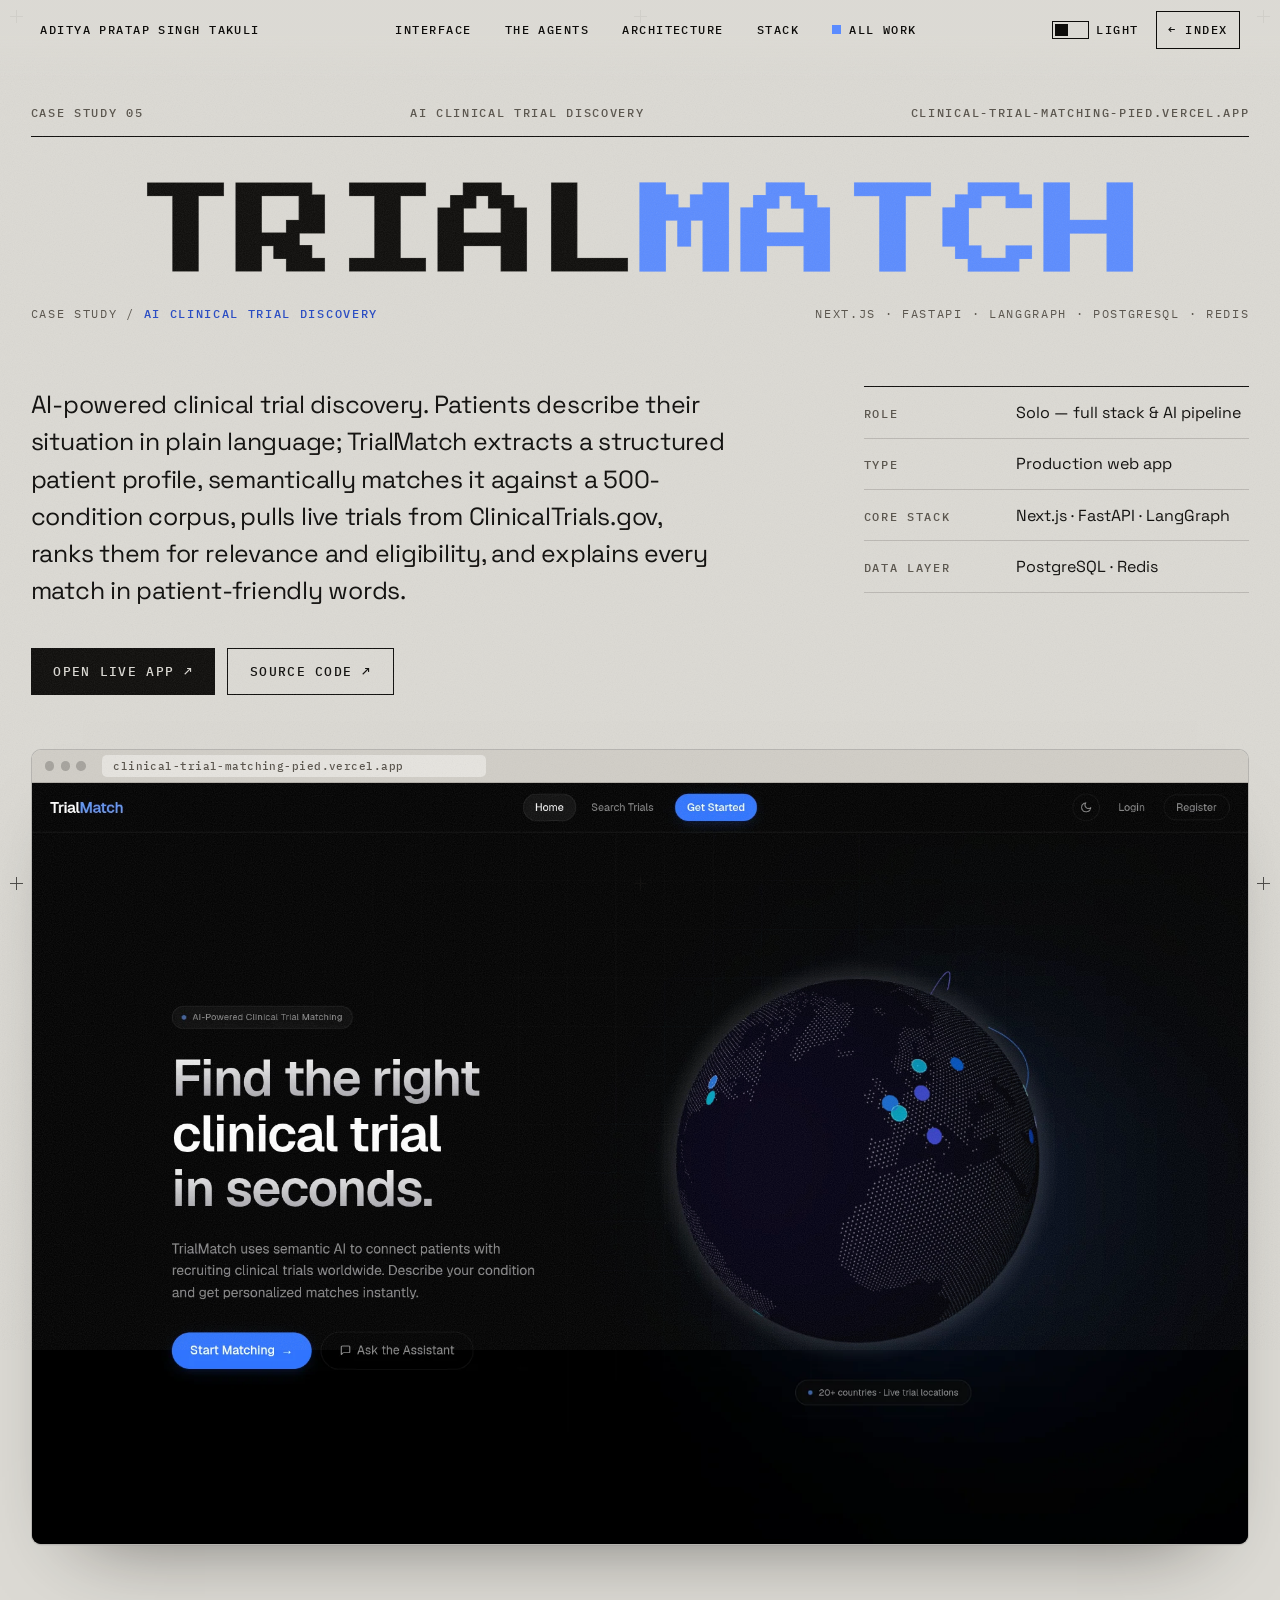
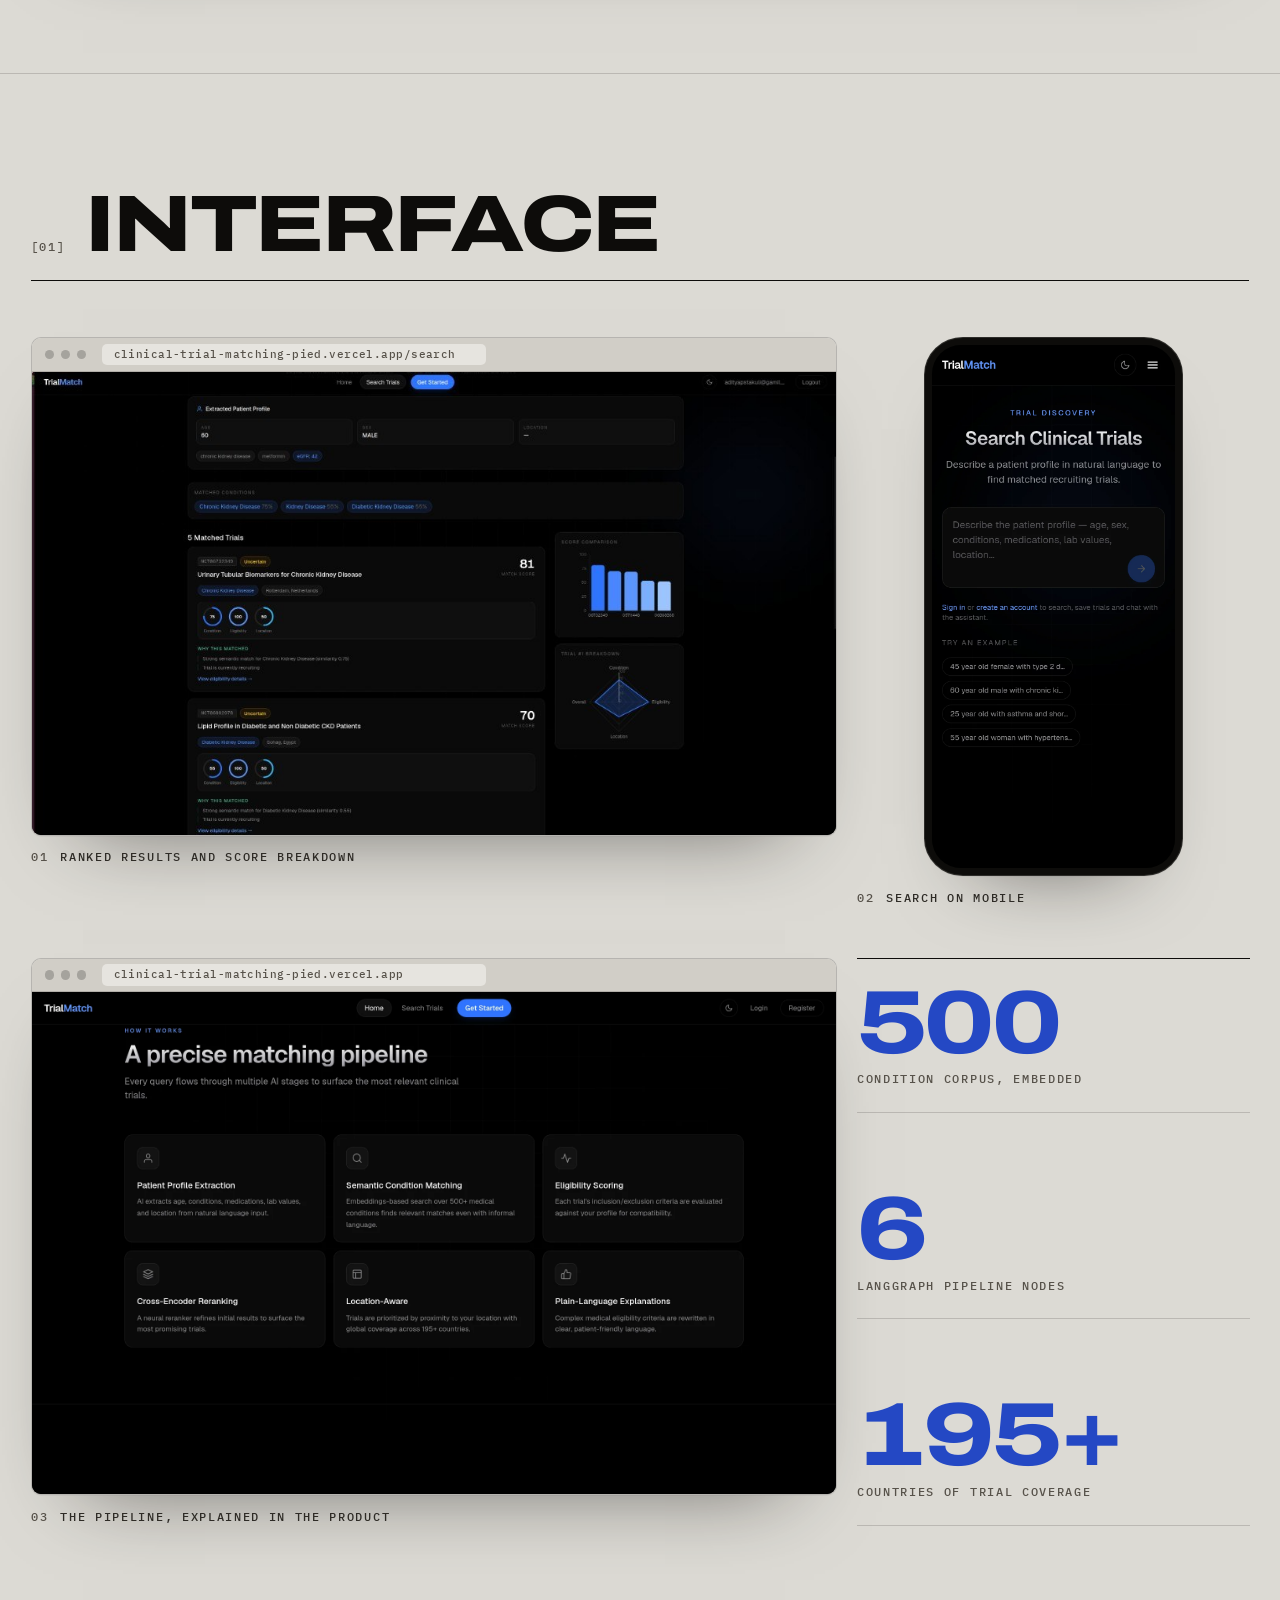
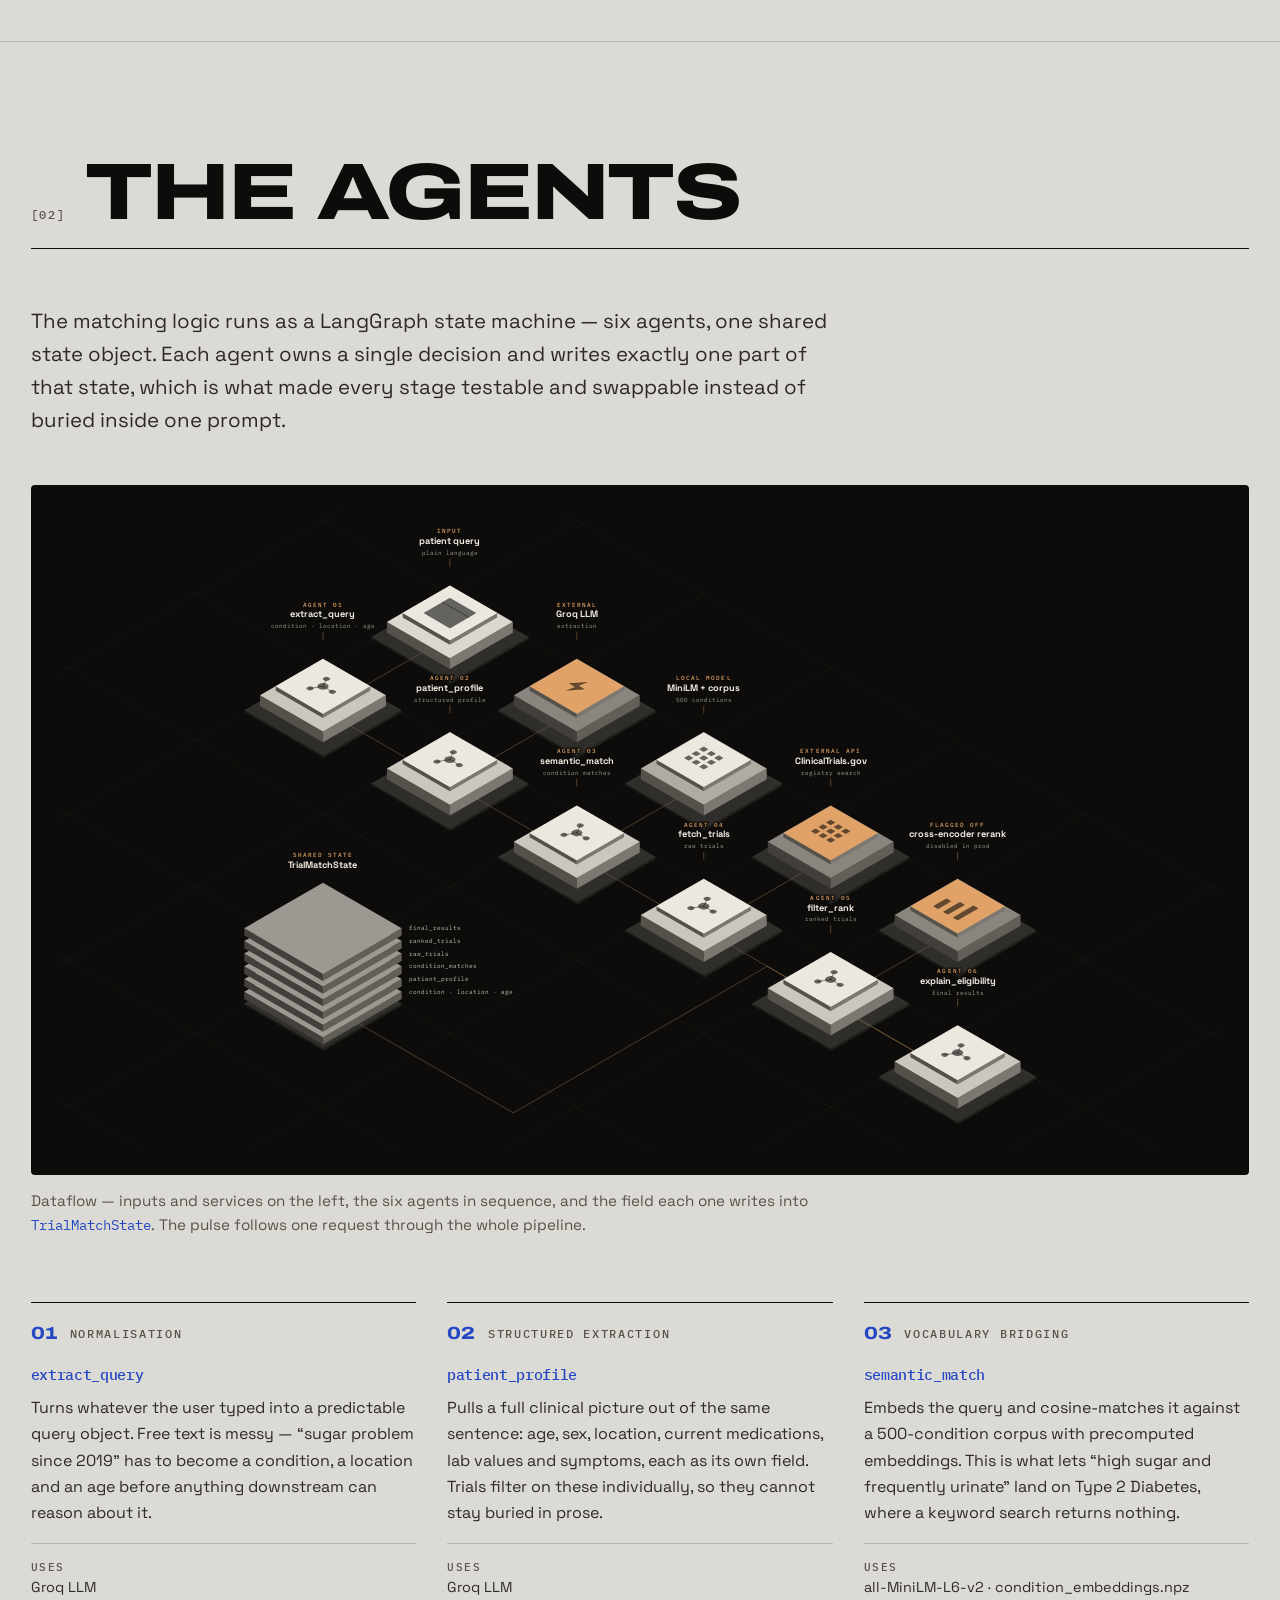
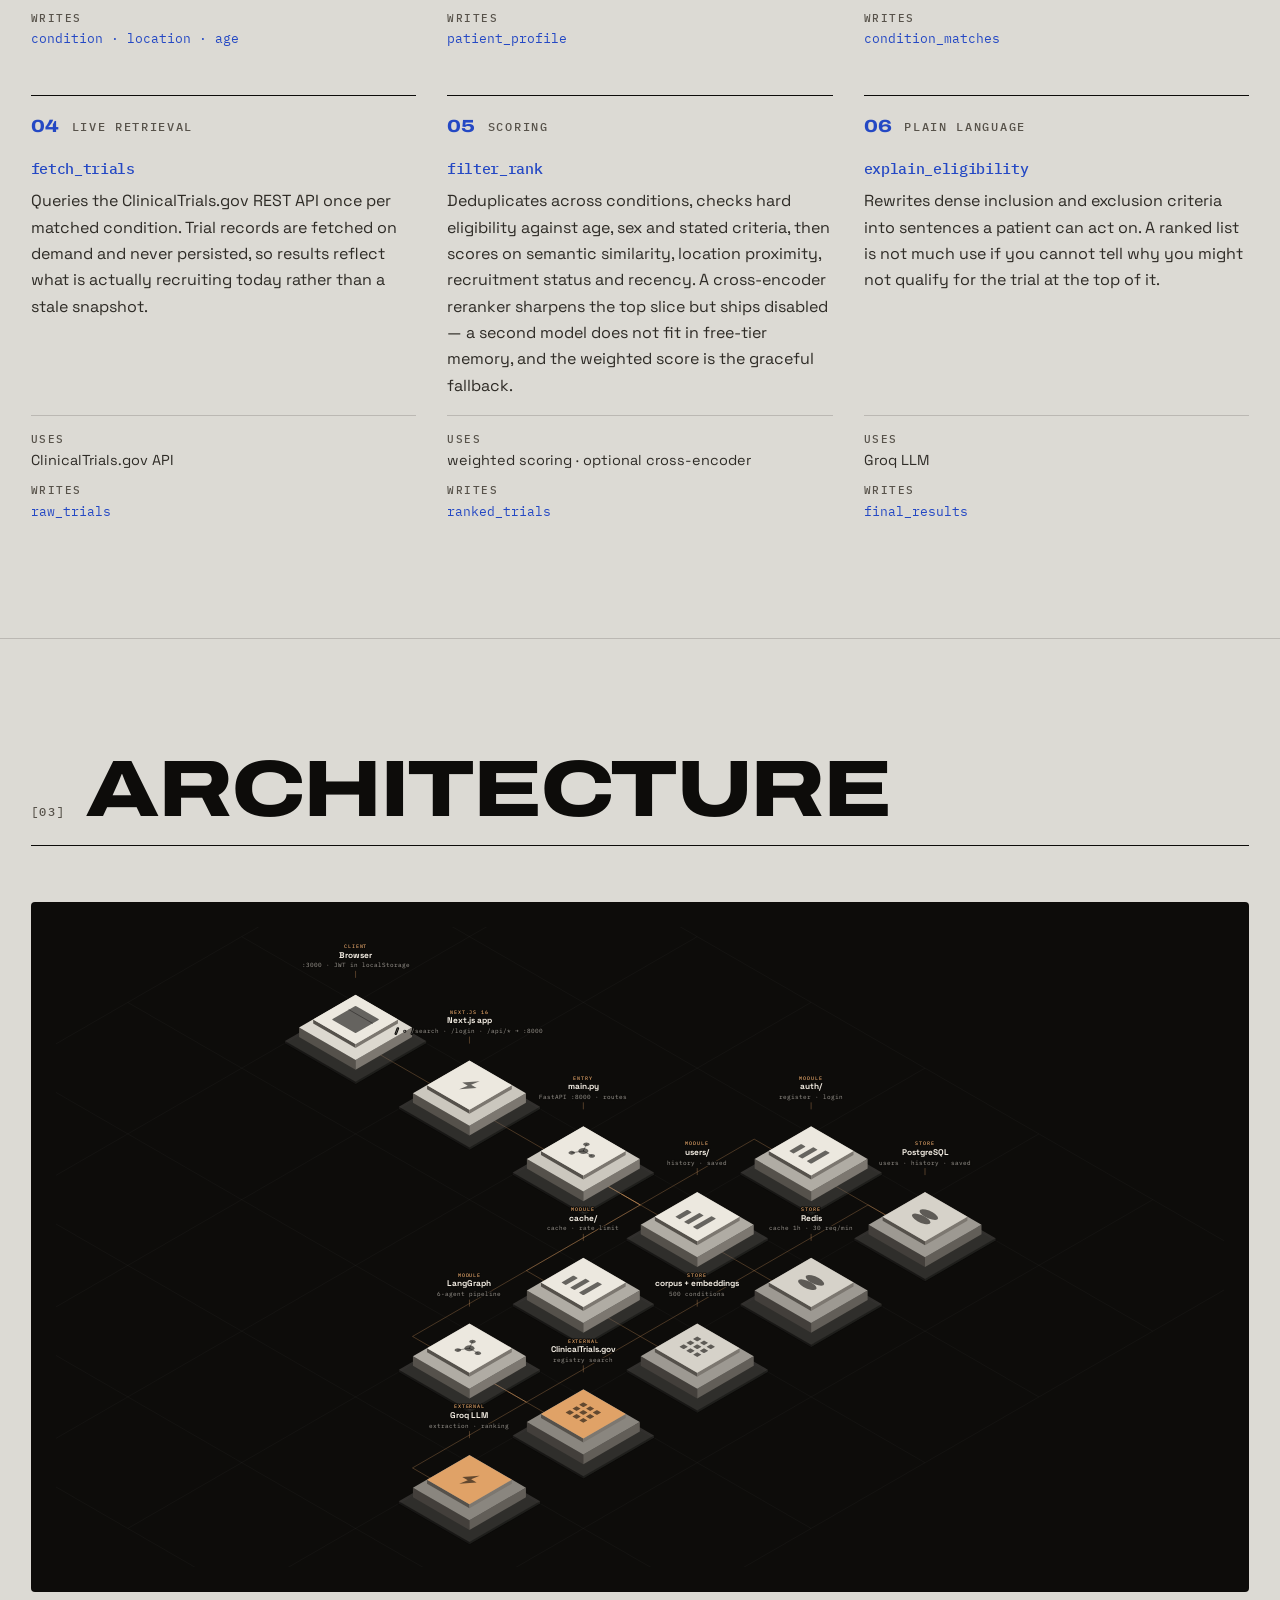
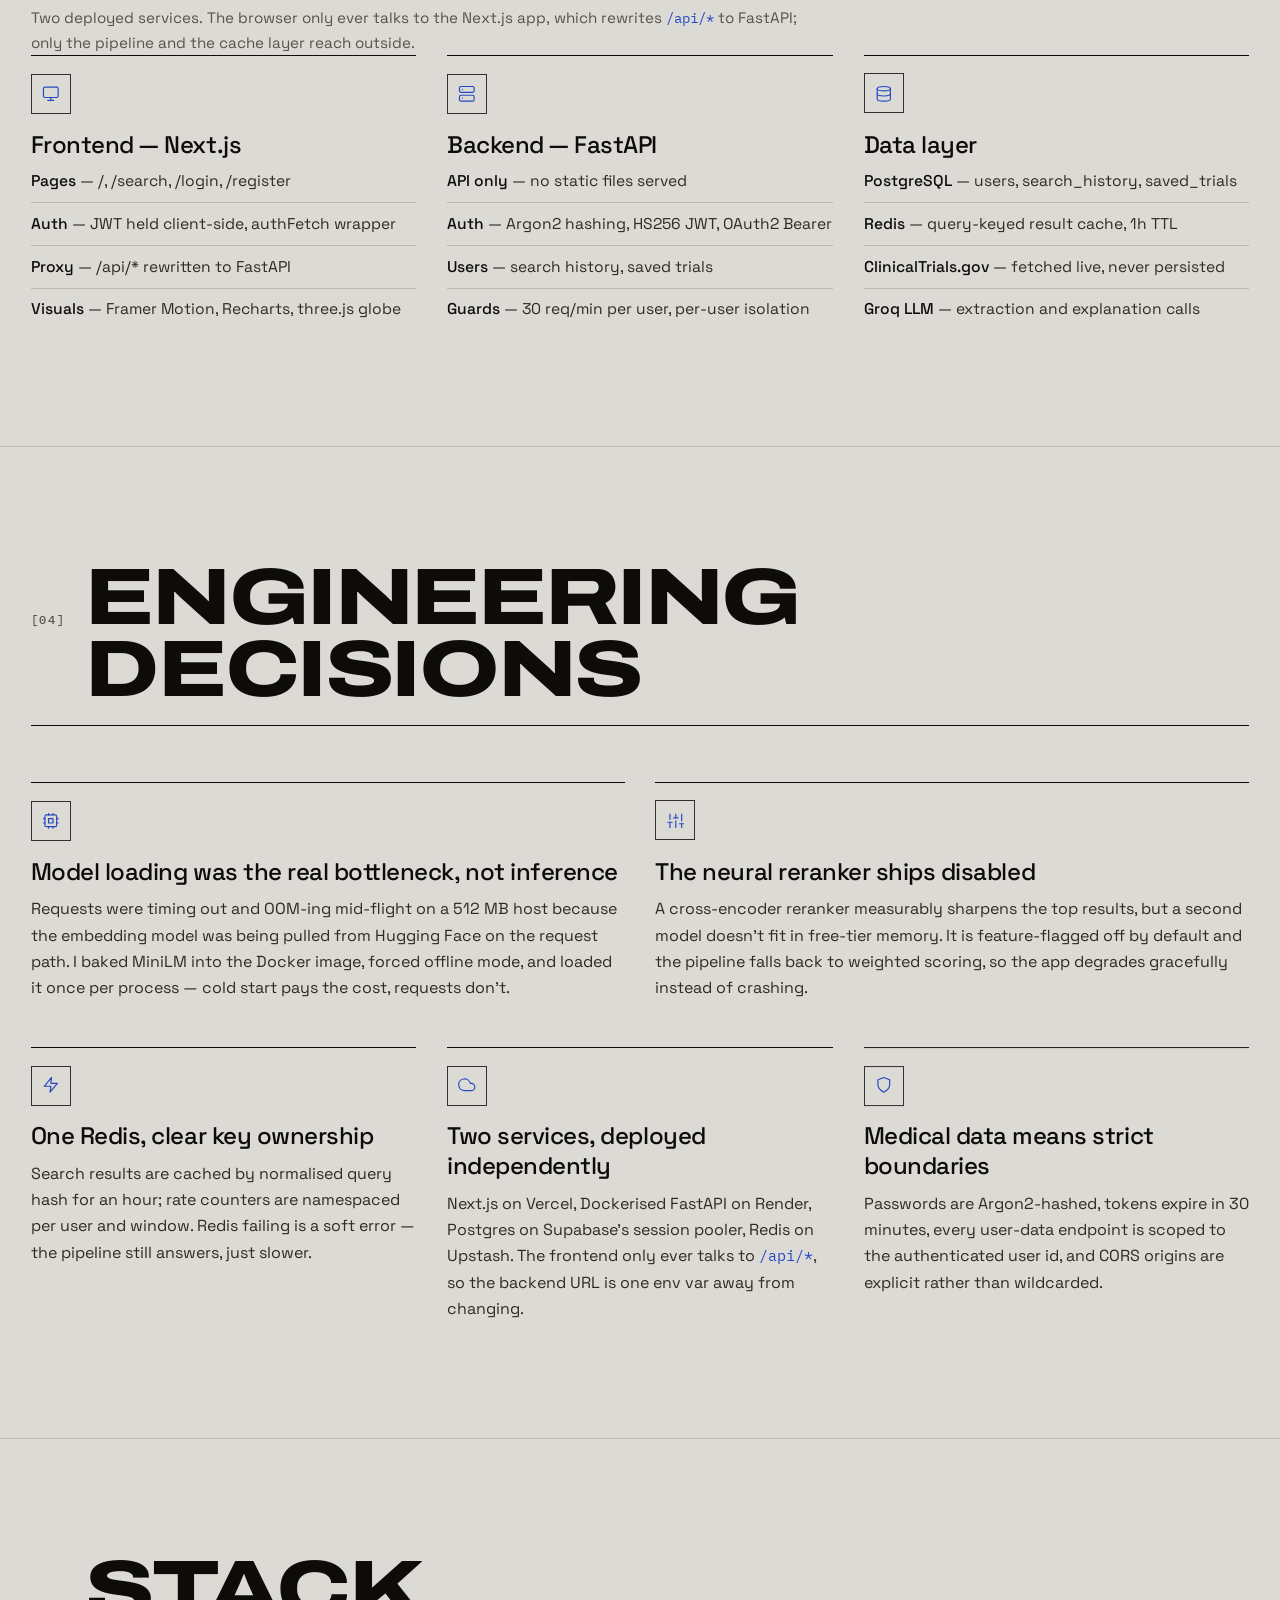
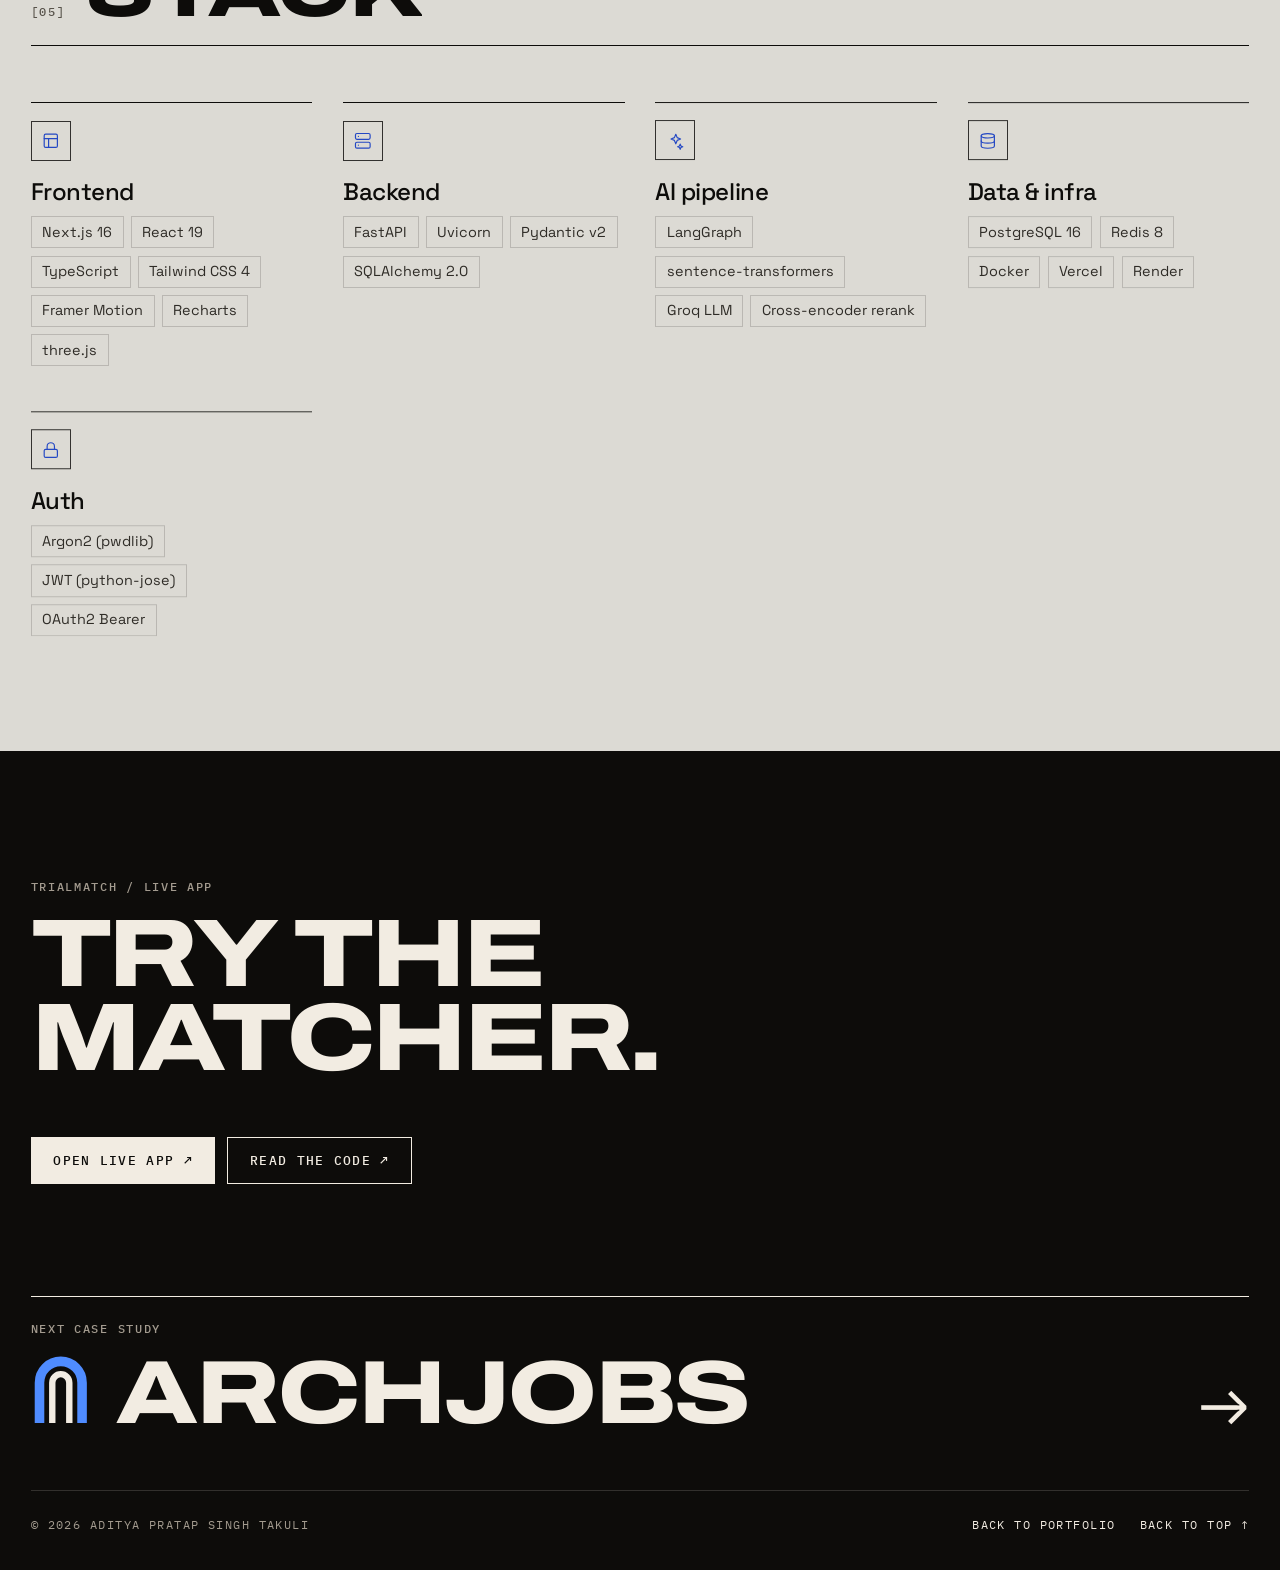
<file: projects/trialmatch.html>
<!DOCTYPE html>
<html lang="en">
  <head>
    <meta charset="UTF-8" />
    <meta name="viewport" content="width=device-width, initial-scale=1.0" />
    <title>TrialMatch — Case Study · Aditya Pratap Singh Takuli</title>
    <meta
      name="description"
      content="TrialMatch: AI-powered clinical trial discovery built with Next.js, FastAPI, LangGraph, PostgreSQL and Redis."
    />
    <link rel="icon" href="../static/img/icons/favicon.ico" sizes="32x32" />
    <link rel="icon" href="../static/img/icons/favicon.svg" type="image/svg+xml" />
    <link rel="apple-touch-icon" href="../static/img/icons/apple-touch-icon.png" />
    <link rel="preconnect" href="https://fonts.googleapis.com" />
    <link rel="preconnect" href="https://fonts.gstatic.com" crossorigin />
    <meta name="theme-color" content="#dcdad4" />
    <!-- Light unless the visitor picks dark; also opts out of browsers that
         auto-darken websites (Edge, Brave and Chrome "dark mode for web content"). -->
    <meta name="color-scheme" content="only light" />
    <link
      href="https://fonts.googleapis.com/css2?family=Archivo:wdth,wght@125,800&family=IBM+Plex+Mono:wght@400;500&family=Press+Start+2P&family=Space+Grotesk:wght@400;500;700&display=swap"
      rel="stylesheet"
    />
    <link rel="stylesheet" href="../static/css/base.css?v=6" />
    <link rel="stylesheet" href="../static/css/case.css?v=9" />
    <script>
      (function () {
        var d = document.documentElement;
        d.classList.add("js");
        try {
          // Light is the default; only a visitor's own choice overrides it.
          d.setAttribute("data-theme", localStorage.getItem("theme-pref") || "light");
        } catch (e) {
          d.setAttribute("data-theme", "light");
        }
        var internal = false;
        try {
          internal = sessionStorage.getItem("apst-nav") === "1";
          sessionStorage.removeItem("apst-nav");
        } catch (e) {}
        window.__enter = new Promise(function (resolve) {
          window.__enterResolve = resolve;
        });
        if (internal) d.classList.add("is-arriving");
      })();
    </script>
  </head>
  <body class="case-page">
    <a class="skip-link" href="#main">Skip to content</a>

    <div class="curtain" aria-hidden="true">
      <i></i><i></i><i></i><i></i><i></i><i></i><i></i><i></i><i></i><i></i>
      <span class="curtain-label"></span>
    </div>
    <div class="grain" aria-hidden="true"></div>
    <div class="marks" aria-hidden="true"><i></i><i></i><i></i><i></i><i></i><i></i></div>
    <div class="cursor" aria-hidden="true"></div>

    <header class="nav">
      <a class="nav-name" href="../index.html" data-title="Home" data-intro>Aditya Pratap Singh Takuli</a>
      <nav class="nav-links" aria-label="Case study" data-intro>
        <a href="#interface">Interface</a>
        <a href="#build">The agents</a>
        <a href="#architecture">Architecture</a>
        <a href="#stack">Stack</a>
        <a class="nav-cta" href="../index.html#work" data-title="Work">All work</a>
      </nav>
      <div class="nav-tools" data-intro>
        <button
          type="button"
          class="theme-toggle"
          id="theme-toggle"
          role="switch"
          aria-checked="false"
          aria-label="Toggle color theme"
        >
          <span class="theme-track" aria-hidden="true"><span class="theme-thumb"></span></span>
          <span class="theme-name" aria-hidden="true"></span>
        </button>
        <a class="nav-resume" href="../index.html#work" data-title="Work">← Index</a>
        <button type="button" class="nav-menu" aria-expanded="false" aria-controls="menu" aria-label="Open menu"></button>
      </div>
    </header>

    <div class="menu" id="menu" aria-hidden="true">
      <nav class="menu-links" aria-label="Menu">
        <a href="#interface"><span>Interface</span></a>
        <a href="#build"><span>Agents</span></a>
        <a href="#architecture"><span>Architecture</span></a>
        <a href="#stack"><span>Stack</span></a>
        <a href="../index.html#work" data-title="Work"><span>All work</span></a>
      </nav>
      <div class="menu-foot">
        <a href="https://clinical-trial-matching-pied.vercel.app" target="_blank" rel="noopener noreferrer">Live app ↗</a>
        <span>Case study 05</span>
      </div>
    </div>

    <main id="main">
      <section class="case-banner">
        <div class="case-top" data-intro>
          <span class="label">Case study 05</span>
          <span class="label">AI clinical trial discovery</span>
          <span class="label">clinical-trial-matching-pied.vercel.app</span>
        </div>
        <h1 class="visually-hidden">TrialMatch</h1>
        <svg
          class="text-hover"
          data-text-hover
          data-intro
          viewBox="0 0 820 80"
          preserveAspectRatio="xMidYMid meet"
          role="img"
          aria-label="TrialMatch"
        >
          <defs>
            <radialGradient
              class="th-gradient"
              id="thGradient"
              gradientUnits="userSpaceOnUse"
              cx="410"
              cy="40"
              r="0"
            >
              <!-- Black at the cursor punches the colour out of the wordmark
                   and lets the outline underneath show through. At r="0" SVG
                   paints the whole area with the last stop, so the letters sit
                   fully filled until the pointer arrives. -->
              <stop offset="0%" stop-color="#000000" />
              <stop offset="100%" stop-color="#ffffff" />
            </radialGradient>
            <mask id="thMask">
              <rect x="0" y="0" width="100%" height="100%" fill="url(#thGradient)" />
            </mask>
          </defs>
          <text
            class="th-base"
            x="410"
            y="74.5"
            text-anchor="middle"
            textLength="680"
            lengthAdjust="spacingAndGlyphs"
          ><tspan class="th-trial">TRIAL</tspan><tspan class="th-match">MATCH</tspan></text>
          <text
            class="th-fill"
            x="410"
            y="74.5"
            text-anchor="middle"
            textLength="680"
            lengthAdjust="spacingAndGlyphs"
            mask="url(#thMask)"
          ><tspan class="th-trial">TRIAL</tspan><tspan class="th-match">MATCH</tspan></text>
        </svg>
        <p class="banner-tag" data-intro>
          <span>Case study / <b>AI clinical trial discovery</b></span>
          <span>Next.js · FastAPI · LangGraph · PostgreSQL · Redis</span>
        </p>
      </section>

      <section class="case-lede">
        <div class="lede-copy" data-intro>
          <p>
            AI-powered clinical trial discovery. Patients describe their situation
            in plain language; TrialMatch extracts a structured patient profile,
            semantically matches it against a 500-condition corpus, pulls live
            trials from ClinicalTrials.gov, ranks them for relevance and
            eligibility, and explains every match in patient-friendly words.
          </p>
        </div>
        <dl class="case-meta" data-intro>
          <div>
            <dt>Role</dt>
            <dd>Solo — full stack &amp; AI pipeline</dd>
          </div>
          <div>
            <dt>Type</dt>
            <dd>Production web app</dd>
          </div>
          <div>
            <dt>Core stack</dt>
            <dd>Next.js · FastAPI · LangGraph</dd>
          </div>
          <div>
            <dt>Data layer</dt>
            <dd>PostgreSQL · Redis</dd>
          </div>
        </dl>
        <div class="case-cta" data-intro>
          <a
            class="btn btn-fill"
            href="https://clinical-trial-matching-pied.vercel.app"
            target="_blank"
            rel="noopener noreferrer"
            >Open live app ↗</a
          >
          <a
            class="btn btn-line"
            href="https://github.com/AdityaTakuli/Clinical-Trial-Matching"
            target="_blank"
            rel="noopener noreferrer"
            >Source code ↗</a
          >
        </div>
      </section>

      <div class="case-cover" data-reveal>
        <figure class="frame frame--browser">
          <div class="frame-bar" aria-hidden="true"><i></i><i></i><i></i><span class="frame-url">clinical-trial-matching-pied.vercel.app</span></div>
          <div class="frame-view">
            <img
              src="../static/img/projects/trialmatch/tm-landing.webp"
              alt="TrialMatch landing page with an interactive WebGL globe of live trial locations"
              width="1920"
              height="1200"
            />
          </div>
        </figure>
      </div>

      <section class="section" id="interface">
        <div class="section-head">
          <span class="section-index">01</span>
          <h2>Interface</h2>
        </div>
        <div class="gallery">
          <figure class="shot shot--wide" data-reveal>
            <div class="frame frame--browser">
              <div class="frame-bar" aria-hidden="true"><i></i><i></i><i></i><span class="frame-url">clinical-trial-matching-pied.vercel.app/search</span></div>
              <div class="frame-view" style="--ar: 1024 / 590">
                <img
                  src="../static/img/projects/trialmatch/results.jpg"
                  alt="Matched trials with match scores, condition tags and score comparison charts"
                  width="1024"
                  height="590"
                  loading="lazy"
                />
              </div>
            </div>
            <figcaption><span class="label">01</span><span class="label">Ranked results and score breakdown</span></figcaption>
          </figure>
          <figure class="shot shot--phone" data-reveal>
            <div class="frame frame--phone">
              <div class="frame-view">
                <img
                  src="../static/img/projects/trialmatch/tm-mobile.webp"
                  alt="TrialMatch search screen on mobile with natural-language prompt examples"
                  width="780"
                  height="1688"
                  loading="lazy"
                />
              </div>
            </div>
            <figcaption><span class="label">02</span><span class="label">Search on mobile</span></figcaption>
          </figure>

          <figure class="shot shot--wide" data-reveal>
            <div class="frame frame--browser">
              <div class="frame-bar" aria-hidden="true"><i></i><i></i><i></i><span class="frame-url">clinical-trial-matching-pied.vercel.app</span></div>
              <div class="frame-view">
                <img
                  src="../static/img/projects/trialmatch/tm-pipeline.webp"
                  alt="Matching pipeline explainer section listing the AI stages"
                  width="1920"
                  height="1200"
                  loading="lazy"
                />
              </div>
            </div>
            <figcaption><span class="label">03</span><span class="label">The pipeline, explained in the product</span></figcaption>
          </figure>
          <div class="stats stats--side" data-reveal>
            <div class="stat"><strong data-count="500">500</strong><span class="label">Condition corpus, embedded</span></div>
            <div class="stat"><strong data-count="6">6</strong><span class="label">LangGraph pipeline nodes</span></div>
            <div class="stat"><strong data-count="195" data-suffix="+">195+</strong><span class="label">Countries of trial coverage</span></div>
          </div>
        </div>
      </section>

      <section class="section" id="build">
        <div class="section-head">
          <span class="section-index">02</span>
          <h2>The agents</h2>
        </div>
        <p class="about-text">
          The matching logic runs as a LangGraph state machine — six agents, one
          shared state object. Each agent owns a single decision and writes exactly
          one part of that state, which is what made every stage testable and
          swappable instead of buried inside one prompt.
        </p>

        <figure class="diagram">
          <div class="iso-stage">
            <svg class="nd-svg iso-svg" viewBox="-480.9 -172.0 1741.2 1310.0" role="img" aria-label="TrialMatch agent dataflow: six LangGraph agents run in order, each fed by one input or service, and each writing a single field of the shared TrialMatchState" preserveAspectRatio="xMidYMid meet" style="--cycle: 11.0s"><title>TrialMatch agent dataflow: six LangGraph agents run in order, each fed by one input or service, and each writing a single field of the shared TrialMatchState</title><g class="iso-grid"><line x1="0.0" y1="-300.0" x2="-1558.8" y2="600.0" /><line x1="259.8" y1="-150.0" x2="-1299.0" y2="750.0" /><line x1="519.6" y1="0.0" x2="-1039.2" y2="900.0" /><line x1="779.4" y1="150.0" x2="-779.4" y2="1050.0" /><line x1="1039.2" y1="300.0" x2="-519.6" y2="1200.0" /><line x1="1299.0" y1="450.0" x2="-259.8" y2="1350.0" /><line x1="1558.8" y1="600.0" x2="0.0" y2="1500.0" /><line x1="1818.7" y1="750.0" x2="259.8" y2="1650.0" /><line x1="2078.5" y1="900.0" x2="519.6" y2="1800.0" /><line x1="0.0" y1="-300.0" x2="2078.5" y2="900.0" /><line x1="-259.8" y1="-150.0" x2="1818.7" y2="1050.0" /><line x1="-519.6" y1="0.0" x2="1558.8" y2="1200.0" /><line x1="-779.4" y1="150.0" x2="1299.0" y2="1350.0" /><line x1="-1039.2" y1="300.0" x2="1039.2" y2="1500.0" /><line x1="-1299.0" y1="450.0" x2="779.4" y2="1650.0" /><line x1="-1558.8" y1="600.0" x2="519.6" y2="1800.0" /></g><g class="iso-wires"><path class="iso-wire" d="M 0.00 87.00 L 0.00 87.00 L -259.81 237.00 L -259.81 237.00" /><path class="iso-pulse" d="M 0.00 87.00 L 0.00 87.00 L -259.81 237.00 L -259.81 237.00" style="--len:300.0; animation-delay:0.00s" /><path class="iso-wire" d="M 259.81 237.00 L 259.81 237.00 L 0.00 387.00 L 0.00 387.00" /><path class="iso-pulse" d="M 259.81 237.00 L 259.81 237.00 L 0.00 387.00 L 0.00 387.00" style="--len:300.0; animation-delay:0.55s" /><path class="iso-wire" d="M 519.62 387.00 L 519.62 387.00 L 259.81 537.00 L 259.81 537.00" /><path class="iso-pulse" d="M 519.62 387.00 L 519.62 387.00 L 259.81 537.00 L 259.81 537.00" style="--len:300.0; animation-delay:1.10s" /><path class="iso-wire" d="M 779.42 537.00 L 779.42 537.00 L 519.62 687.00 L 519.62 687.00" /><path class="iso-pulse" d="M 779.42 537.00 L 779.42 537.00 L 519.62 687.00 L 519.62 687.00" style="--len:300.0; animation-delay:1.65s" /><path class="iso-wire" d="M 1039.23 687.00 L 1039.23 687.00 L 779.42 837.00 L 779.42 837.00" /><path class="iso-pulse" d="M 1039.23 687.00 L 1039.23 687.00 L 779.42 837.00 L 779.42 837.00" style="--len:300.0; animation-delay:2.20s" /><path class="iso-wire" d="M -259.81 237.00 L -129.90 312.00 L -129.90 312.00 L 0.00 387.00" /><path class="iso-pulse" d="M -259.81 237.00 L -129.90 312.00 L -129.90 312.00 L 0.00 387.00" style="--len:300.0; animation-delay:2.75s" /><path class="iso-wire" d="M 0.00 387.00 L 129.90 462.00 L 129.90 462.00 L 259.81 537.00" /><path class="iso-pulse" d="M 0.00 387.00 L 129.90 462.00 L 129.90 462.00 L 259.81 537.00" style="--len:300.0; animation-delay:3.30s" /><path class="iso-wire" d="M 259.81 537.00 L 389.71 612.00 L 389.71 612.00 L 519.62 687.00" /><path class="iso-pulse" d="M 259.81 537.00 L 389.71 612.00 L 389.71 612.00 L 519.62 687.00" style="--len:300.0; animation-delay:3.85s" /><path class="iso-wire" d="M 519.62 687.00 L 649.52 762.00 L 649.52 762.00 L 779.42 837.00" /><path class="iso-pulse" d="M 519.62 687.00 L 649.52 762.00 L 649.52 762.00 L 779.42 837.00" style="--len:300.0; animation-delay:4.40s" /><path class="iso-wire" d="M 779.42 837.00 L 909.33 912.00 L 909.33 912.00 L 1039.23 987.00" /><path class="iso-pulse" d="M 779.42 837.00 L 909.33 912.00 L 909.33 912.00 L 1039.23 987.00" style="--len:300.0; animation-delay:4.95s" /><path class="iso-wire" d="M 1039.23 987.00 L 649.52 762.00 L 129.90 1062.00 L -259.81 837.00" /><path class="iso-pulse" d="M 1039.23 987.00 L 649.52 762.00 L 129.90 1062.00 L -259.81 837.00" style="--len:1500.0; animation-delay:5.50s" /></g><g class="iso-chip iso-chip--edge" style="--d:0.00s"><polygon class="iso-shadow" points="0.00,-2.00 164.54,93.00 0.00,188.00 -164.54,93.00" /><g class="iso-plate iso-plate--tray"><polygon class="iso-face iso-face--left iso-tray" points="-161.08,88.00 0.00,181.00 0.00,186.00 -161.08,93.00" /><polygon class="iso-face iso-face--right iso-tray" points="161.08,88.00 0.00,181.00 0.00,186.00 161.08,93.00" /><polygon class="iso-face iso-face--top iso-tray" points="0.00,-5.00 161.08,88.00 0.00,181.00 -161.08,88.00" /></g><g class="iso-plate iso-plate--slab"><polygon class="iso-face iso-face--left iso-slab iso-slab--edge" points="-128.86,57.00 0.00,131.40 0.00,153.40 -128.86,79.00" /><polygon class="iso-face iso-face--right iso-slab iso-slab--edge" points="128.86,57.00 0.00,131.40 0.00,153.40 128.86,79.00" /><polygon class="iso-face iso-face--top iso-slab iso-slab--edge" points="0.00,-17.40 128.86,57.00 0.00,131.40 -128.86,57.00" /></g><g class="iso-plate iso-plate--cap"><polygon class="iso-face iso-face--left iso-cap iso-cap--edge" points="-96.65,39.00 0.00,94.80 0.00,103.80 -96.65,48.00" /><polygon class="iso-face iso-face--right iso-cap iso-cap--edge" points="96.65,39.00 0.00,94.80 0.00,103.80 96.65,48.00" /><polygon class="iso-face iso-face--top iso-cap iso-cap--edge" points="0.00,-16.80 96.65,39.00 0.00,94.80 -96.65,39.00" /><g class="iso-glyph" transform="matrix(0.8660,0.5000,-0.8660,0.5000,0.000,-16.800)"><rect x="24.6" y="24.6" width="62.5" height="62.5" rx="2" /><line x1="24.6" y1="42.1" x2="87.0" y2="42.1" /></g></g><g class="iso-label" transform="translate(0.00,39.00)"><text class="iso-kicker" x="0" y="-163.0">input</text><text class="iso-title" x="0" y="-141.0">patient query</text><text class="iso-sub" x="0" y="-119.0">plain language</text><line class="iso-leader" x1="0" y1="-111.0" x2="0" y2="-95.0" /></g></g><g class="iso-chip iso-chip--core" style="--d:0.08s"><polygon class="iso-shadow" points="-259.81,148.00 -95.26,243.00 -259.81,338.00 -424.35,243.00" /><g class="iso-plate iso-plate--tray"><polygon class="iso-face iso-face--left iso-tray" points="-420.89,238.00 -259.81,331.00 -259.81,336.00 -420.89,243.00" /><polygon class="iso-face iso-face--right iso-tray" points="-98.73,238.00 -259.81,331.00 -259.81,336.00 -98.73,243.00" /><polygon class="iso-face iso-face--top iso-tray" points="-259.81,145.00 -98.73,238.00 -259.81,331.00 -420.89,238.00" /></g><g class="iso-plate iso-plate--slab"><polygon class="iso-face iso-face--left iso-slab iso-slab--core" points="-388.67,207.00 -259.81,281.40 -259.81,303.40 -388.67,229.00" /><polygon class="iso-face iso-face--right iso-slab iso-slab--core" points="-130.94,207.00 -259.81,281.40 -259.81,303.40 -130.94,229.00" /><polygon class="iso-face iso-face--top iso-slab iso-slab--core" points="-259.81,132.60 -130.94,207.00 -259.81,281.40 -388.67,207.00" /></g><g class="iso-plate iso-plate--cap"><polygon class="iso-face iso-face--left iso-cap iso-cap--core" points="-356.46,189.00 -259.81,244.80 -259.81,253.80 -356.46,198.00" /><polygon class="iso-face iso-face--right iso-cap iso-cap--core" points="-163.16,189.00 -259.81,244.80 -259.81,253.80 -163.16,198.00" /><polygon class="iso-face iso-face--top iso-cap iso-cap--core" points="-259.81,133.20 -163.16,189.00 -259.81,244.80 -356.46,189.00" /><g class="iso-glyph" transform="matrix(0.8660,0.5000,-0.8660,0.5000,-259.808,133.200)"><circle cx="55.8" cy="55.8" r="9.4" /><circle cx="78.1" cy="55.8" r="5.8" /><line x1="55.8" y1="55.8" x2="78.1" y2="55.8" /><circle cx="44.6" cy="75.1" r="5.8" /><line x1="55.8" y1="55.8" x2="44.6" y2="75.1" /><circle cx="44.6" cy="36.5" r="5.8" /><line x1="55.8" y1="55.8" x2="44.6" y2="36.5" /></g></g><g class="iso-label" transform="translate(-259.81,189.00)"><text class="iso-kicker" x="0" y="-163.0">agent 01</text><text class="iso-title" x="0" y="-141.0">extract_query</text><text class="iso-sub" x="0" y="-119.0">condition · location · age</text><line class="iso-leader" x1="0" y1="-111.0" x2="0" y2="-95.0" /></g></g><g class="iso-chip iso-chip--ext" style="--d:0.16s"><polygon class="iso-shadow" points="259.81,148.00 424.35,243.00 259.81,338.00 95.26,243.00" /><g class="iso-plate iso-plate--tray"><polygon class="iso-face iso-face--left iso-tray" points="98.73,238.00 259.81,331.00 259.81,336.00 98.73,243.00" /><polygon class="iso-face iso-face--right iso-tray" points="420.89,238.00 259.81,331.00 259.81,336.00 420.89,243.00" /><polygon class="iso-face iso-face--top iso-tray" points="259.81,145.00 420.89,238.00 259.81,331.00 98.73,238.00" /></g><g class="iso-plate iso-plate--slab"><polygon class="iso-face iso-face--left iso-slab iso-slab--ext" points="130.94,207.00 259.81,281.40 259.81,303.40 130.94,229.00" /><polygon class="iso-face iso-face--right iso-slab iso-slab--ext" points="388.67,207.00 259.81,281.40 259.81,303.40 388.67,229.00" /><polygon class="iso-face iso-face--top iso-slab iso-slab--ext" points="259.81,132.60 388.67,207.00 259.81,281.40 130.94,207.00" /></g><g class="iso-plate iso-plate--cap"><polygon class="iso-face iso-face--left iso-cap iso-cap--ext" points="163.16,189.00 259.81,244.80 259.81,253.80 163.16,198.00" /><polygon class="iso-face iso-face--right iso-cap iso-cap--ext" points="356.46,189.00 259.81,244.80 259.81,253.80 356.46,198.00" /><polygon class="iso-face iso-face--top iso-cap iso-cap--ext" points="259.81,133.20 356.46,189.00 259.81,244.80 163.16,189.00" /><g class="iso-glyph" transform="matrix(0.8660,0.5000,-0.8660,0.5000,259.808,133.200)"><polygon points="60.3,33.5 40.2,59.1 54.7,59.1 51.3,78.1 71.4,52.5 56.9,52.5" /></g></g><g class="iso-label" transform="translate(259.81,189.00)"><text class="iso-kicker" x="0" y="-163.0">external</text><text class="iso-title" x="0" y="-141.0">Groq LLM</text><text class="iso-sub" x="0" y="-119.0">extraction</text><line class="iso-leader" x1="0" y1="-111.0" x2="0" y2="-95.0" /></g></g><g class="iso-chip iso-chip--core" style="--d:0.24s"><polygon class="iso-shadow" points="0.00,298.00 164.54,393.00 0.00,488.00 -164.54,393.00" /><g class="iso-plate iso-plate--tray"><polygon class="iso-face iso-face--left iso-tray" points="-161.08,388.00 0.00,481.00 0.00,486.00 -161.08,393.00" /><polygon class="iso-face iso-face--right iso-tray" points="161.08,388.00 0.00,481.00 0.00,486.00 161.08,393.00" /><polygon class="iso-face iso-face--top iso-tray" points="0.00,295.00 161.08,388.00 0.00,481.00 -161.08,388.00" /></g><g class="iso-plate iso-plate--slab"><polygon class="iso-face iso-face--left iso-slab iso-slab--core" points="-128.86,357.00 0.00,431.40 0.00,453.40 -128.86,379.00" /><polygon class="iso-face iso-face--right iso-slab iso-slab--core" points="128.86,357.00 0.00,431.40 0.00,453.40 128.86,379.00" /><polygon class="iso-face iso-face--top iso-slab iso-slab--core" points="0.00,282.60 128.86,357.00 0.00,431.40 -128.86,357.00" /></g><g class="iso-plate iso-plate--cap"><polygon class="iso-face iso-face--left iso-cap iso-cap--core" points="-96.65,339.00 0.00,394.80 0.00,403.80 -96.65,348.00" /><polygon class="iso-face iso-face--right iso-cap iso-cap--core" points="96.65,339.00 0.00,394.80 0.00,403.80 96.65,348.00" /><polygon class="iso-face iso-face--top iso-cap iso-cap--core" points="0.00,283.20 96.65,339.00 0.00,394.80 -96.65,339.00" /><g class="iso-glyph" transform="matrix(0.8660,0.5000,-0.8660,0.5000,0.000,283.200)"><circle cx="55.8" cy="55.8" r="9.4" /><circle cx="78.1" cy="55.8" r="5.8" /><line x1="55.8" y1="55.8" x2="78.1" y2="55.8" /><circle cx="44.6" cy="75.1" r="5.8" /><line x1="55.8" y1="55.8" x2="44.6" y2="75.1" /><circle cx="44.6" cy="36.5" r="5.8" /><line x1="55.8" y1="55.8" x2="44.6" y2="36.5" /></g></g><g class="iso-label" transform="translate(0.00,339.00)"><text class="iso-kicker" x="0" y="-163.0">agent 02</text><text class="iso-title" x="0" y="-141.0">patient_profile</text><text class="iso-sub" x="0" y="-119.0">structured profile</text><line class="iso-leader" x1="0" y1="-111.0" x2="0" y2="-95.0" /></g></g><g class="iso-chip iso-chip--mod" style="--d:0.32s"><polygon class="iso-shadow" points="519.62,298.00 684.16,393.00 519.62,488.00 355.07,393.00" /><g class="iso-plate iso-plate--tray"><polygon class="iso-face iso-face--left iso-tray" points="358.53,388.00 519.62,481.00 519.62,486.00 358.53,393.00" /><polygon class="iso-face iso-face--right iso-tray" points="680.70,388.00 519.62,481.00 519.62,486.00 680.70,393.00" /><polygon class="iso-face iso-face--top iso-tray" points="519.62,295.00 680.70,388.00 519.62,481.00 358.53,388.00" /></g><g class="iso-plate iso-plate--slab"><polygon class="iso-face iso-face--left iso-slab iso-slab--mod" points="390.75,357.00 519.62,431.40 519.62,453.40 390.75,379.00" /><polygon class="iso-face iso-face--right iso-slab iso-slab--mod" points="648.48,357.00 519.62,431.40 519.62,453.40 648.48,379.00" /><polygon class="iso-face iso-face--top iso-slab iso-slab--mod" points="519.62,282.60 648.48,357.00 519.62,431.40 390.75,357.00" /></g><g class="iso-plate iso-plate--cap"><polygon class="iso-face iso-face--left iso-cap iso-cap--mod" points="422.97,339.00 519.62,394.80 519.62,403.80 422.97,348.00" /><polygon class="iso-face iso-face--right iso-cap iso-cap--mod" points="616.26,339.00 519.62,394.80 519.62,403.80 616.26,348.00" /><polygon class="iso-face iso-face--top iso-cap iso-cap--mod" points="519.62,283.20 616.26,339.00 519.62,394.80 422.97,339.00" /><g class="iso-glyph" transform="matrix(0.8660,0.5000,-0.8660,0.5000,519.615,283.200)"><rect x="29.0" y="29.0" width="11.1" height="11.1" rx="1" /><rect x="29.0" y="46.9" width="11.1" height="11.1" rx="1" /><rect x="29.0" y="64.7" width="11.1" height="11.1" rx="1" /><rect x="46.9" y="29.0" width="11.1" height="11.1" rx="1" /><rect x="46.9" y="46.9" width="11.1" height="11.1" rx="1" /><rect x="46.9" y="64.7" width="11.1" height="11.1" rx="1" /><rect x="64.7" y="29.0" width="11.1" height="11.1" rx="1" /><rect x="64.7" y="46.9" width="11.1" height="11.1" rx="1" /><rect x="64.7" y="64.7" width="11.1" height="11.1" rx="1" /></g></g><g class="iso-label" transform="translate(519.62,339.00)"><text class="iso-kicker" x="0" y="-163.0">local model</text><text class="iso-title" x="0" y="-141.0">MiniLM + corpus</text><text class="iso-sub" x="0" y="-119.0">500 conditions</text><line class="iso-leader" x1="0" y1="-111.0" x2="0" y2="-95.0" /></g></g><g class="iso-chip iso-chip--core" style="--d:0.40s"><polygon class="iso-shadow" points="259.81,448.00 424.35,543.00 259.81,638.00 95.26,543.00" /><g class="iso-plate iso-plate--tray"><polygon class="iso-face iso-face--left iso-tray" points="98.73,538.00 259.81,631.00 259.81,636.00 98.73,543.00" /><polygon class="iso-face iso-face--right iso-tray" points="420.89,538.00 259.81,631.00 259.81,636.00 420.89,543.00" /><polygon class="iso-face iso-face--top iso-tray" points="259.81,445.00 420.89,538.00 259.81,631.00 98.73,538.00" /></g><g class="iso-plate iso-plate--slab"><polygon class="iso-face iso-face--left iso-slab iso-slab--core" points="130.94,507.00 259.81,581.40 259.81,603.40 130.94,529.00" /><polygon class="iso-face iso-face--right iso-slab iso-slab--core" points="388.67,507.00 259.81,581.40 259.81,603.40 388.67,529.00" /><polygon class="iso-face iso-face--top iso-slab iso-slab--core" points="259.81,432.60 388.67,507.00 259.81,581.40 130.94,507.00" /></g><g class="iso-plate iso-plate--cap"><polygon class="iso-face iso-face--left iso-cap iso-cap--core" points="163.16,489.00 259.81,544.80 259.81,553.80 163.16,498.00" /><polygon class="iso-face iso-face--right iso-cap iso-cap--core" points="356.46,489.00 259.81,544.80 259.81,553.80 356.46,498.00" /><polygon class="iso-face iso-face--top iso-cap iso-cap--core" points="259.81,433.20 356.46,489.00 259.81,544.80 163.16,489.00" /><g class="iso-glyph" transform="matrix(0.8660,0.5000,-0.8660,0.5000,259.808,433.200)"><circle cx="55.8" cy="55.8" r="9.4" /><circle cx="78.1" cy="55.8" r="5.8" /><line x1="55.8" y1="55.8" x2="78.1" y2="55.8" /><circle cx="44.6" cy="75.1" r="5.8" /><line x1="55.8" y1="55.8" x2="44.6" y2="75.1" /><circle cx="44.6" cy="36.5" r="5.8" /><line x1="55.8" y1="55.8" x2="44.6" y2="36.5" /></g></g><g class="iso-label" transform="translate(259.81,489.00)"><text class="iso-kicker" x="0" y="-163.0">agent 03</text><text class="iso-title" x="0" y="-141.0">semantic_match</text><text class="iso-sub" x="0" y="-119.0">condition matches</text><line class="iso-leader" x1="0" y1="-111.0" x2="0" y2="-95.0" /></g></g><g class="iso-chip iso-chip--ext" style="--d:0.48s"><polygon class="iso-shadow" points="779.42,448.00 943.97,543.00 779.42,638.00 614.88,543.00" /><g class="iso-plate iso-plate--tray"><polygon class="iso-face iso-face--left iso-tray" points="618.34,538.00 779.42,631.00 779.42,636.00 618.34,543.00" /><polygon class="iso-face iso-face--right iso-tray" points="940.50,538.00 779.42,631.00 779.42,636.00 940.50,543.00" /><polygon class="iso-face iso-face--top iso-tray" points="779.42,445.00 940.50,538.00 779.42,631.00 618.34,538.00" /></g><g class="iso-plate iso-plate--slab"><polygon class="iso-face iso-face--left iso-slab iso-slab--ext" points="650.56,507.00 779.42,581.40 779.42,603.40 650.56,529.00" /><polygon class="iso-face iso-face--right iso-slab iso-slab--ext" points="908.29,507.00 779.42,581.40 779.42,603.40 908.29,529.00" /><polygon class="iso-face iso-face--top iso-slab iso-slab--ext" points="779.42,432.60 908.29,507.00 779.42,581.40 650.56,507.00" /></g><g class="iso-plate iso-plate--cap"><polygon class="iso-face iso-face--left iso-cap iso-cap--ext" points="682.77,489.00 779.42,544.80 779.42,553.80 682.77,498.00" /><polygon class="iso-face iso-face--right iso-cap iso-cap--ext" points="876.07,489.00 779.42,544.80 779.42,553.80 876.07,498.00" /><polygon class="iso-face iso-face--top iso-cap iso-cap--ext" points="779.42,433.20 876.07,489.00 779.42,544.80 682.77,489.00" /><g class="iso-glyph" transform="matrix(0.8660,0.5000,-0.8660,0.5000,779.423,433.200)"><rect x="29.0" y="29.0" width="11.1" height="11.1" rx="1" /><rect x="29.0" y="46.9" width="11.1" height="11.1" rx="1" /><rect x="29.0" y="64.7" width="11.1" height="11.1" rx="1" /><rect x="46.9" y="29.0" width="11.1" height="11.1" rx="1" /><rect x="46.9" y="46.9" width="11.1" height="11.1" rx="1" /><rect x="46.9" y="64.7" width="11.1" height="11.1" rx="1" /><rect x="64.7" y="29.0" width="11.1" height="11.1" rx="1" /><rect x="64.7" y="46.9" width="11.1" height="11.1" rx="1" /><rect x="64.7" y="64.7" width="11.1" height="11.1" rx="1" /></g></g><g class="iso-label" transform="translate(779.42,489.00)"><text class="iso-kicker" x="0" y="-163.0">external API</text><text class="iso-title" x="0" y="-141.0">ClinicalTrials.gov</text><text class="iso-sub" x="0" y="-119.0">registry search</text><line class="iso-leader" x1="0" y1="-111.0" x2="0" y2="-95.0" /></g></g><g class="iso-chip iso-chip--core" style="--d:0.56s"><polygon class="iso-shadow" points="519.62,598.00 684.16,693.00 519.62,788.00 355.07,693.00" /><g class="iso-plate iso-plate--tray"><polygon class="iso-face iso-face--left iso-tray" points="358.53,688.00 519.62,781.00 519.62,786.00 358.53,693.00" /><polygon class="iso-face iso-face--right iso-tray" points="680.70,688.00 519.62,781.00 519.62,786.00 680.70,693.00" /><polygon class="iso-face iso-face--top iso-tray" points="519.62,595.00 680.70,688.00 519.62,781.00 358.53,688.00" /></g><g class="iso-plate iso-plate--slab"><polygon class="iso-face iso-face--left iso-slab iso-slab--core" points="390.75,657.00 519.62,731.40 519.62,753.40 390.75,679.00" /><polygon class="iso-face iso-face--right iso-slab iso-slab--core" points="648.48,657.00 519.62,731.40 519.62,753.40 648.48,679.00" /><polygon class="iso-face iso-face--top iso-slab iso-slab--core" points="519.62,582.60 648.48,657.00 519.62,731.40 390.75,657.00" /></g><g class="iso-plate iso-plate--cap"><polygon class="iso-face iso-face--left iso-cap iso-cap--core" points="422.97,639.00 519.62,694.80 519.62,703.80 422.97,648.00" /><polygon class="iso-face iso-face--right iso-cap iso-cap--core" points="616.26,639.00 519.62,694.80 519.62,703.80 616.26,648.00" /><polygon class="iso-face iso-face--top iso-cap iso-cap--core" points="519.62,583.20 616.26,639.00 519.62,694.80 422.97,639.00" /><g class="iso-glyph" transform="matrix(0.8660,0.5000,-0.8660,0.5000,519.615,583.200)"><circle cx="55.8" cy="55.8" r="9.4" /><circle cx="78.1" cy="55.8" r="5.8" /><line x1="55.8" y1="55.8" x2="78.1" y2="55.8" /><circle cx="44.6" cy="75.1" r="5.8" /><line x1="55.8" y1="55.8" x2="44.6" y2="75.1" /><circle cx="44.6" cy="36.5" r="5.8" /><line x1="55.8" y1="55.8" x2="44.6" y2="36.5" /></g></g><g class="iso-label" transform="translate(519.62,639.00)"><text class="iso-kicker" x="0" y="-163.0">agent 04</text><text class="iso-title" x="0" y="-141.0">fetch_trials</text><text class="iso-sub" x="0" y="-119.0">raw trials</text><line class="iso-leader" x1="0" y1="-111.0" x2="0" y2="-95.0" /></g></g><g class="iso-chip iso-chip--ext" style="--d:0.64s"><polygon class="iso-shadow" points="1039.23,598.00 1203.78,693.00 1039.23,788.00 874.69,693.00" /><g class="iso-plate iso-plate--tray"><polygon class="iso-face iso-face--left iso-tray" points="878.15,688.00 1039.23,781.00 1039.23,786.00 878.15,693.00" /><polygon class="iso-face iso-face--right iso-tray" points="1200.31,688.00 1039.23,781.00 1039.23,786.00 1200.31,693.00" /><polygon class="iso-face iso-face--top iso-tray" points="1039.23,595.00 1200.31,688.00 1039.23,781.00 878.15,688.00" /></g><g class="iso-plate iso-plate--slab"><polygon class="iso-face iso-face--left iso-slab iso-slab--ext" points="910.37,657.00 1039.23,731.40 1039.23,753.40 910.37,679.00" /><polygon class="iso-face iso-face--right iso-slab iso-slab--ext" points="1168.10,657.00 1039.23,731.40 1039.23,753.40 1168.10,679.00" /><polygon class="iso-face iso-face--top iso-slab iso-slab--ext" points="1039.23,582.60 1168.10,657.00 1039.23,731.40 910.37,657.00" /></g><g class="iso-plate iso-plate--cap"><polygon class="iso-face iso-face--left iso-cap iso-cap--ext" points="942.58,639.00 1039.23,694.80 1039.23,703.80 942.58,648.00" /><polygon class="iso-face iso-face--right iso-cap iso-cap--ext" points="1135.88,639.00 1039.23,694.80 1039.23,703.80 1135.88,648.00" /><polygon class="iso-face iso-face--top iso-cap iso-cap--ext" points="1039.23,583.20 1135.88,639.00 1039.23,694.80 942.58,639.00" /><g class="iso-glyph" transform="matrix(0.8660,0.5000,-0.8660,0.5000,1039.230,583.200)"><rect x="26.8" y="52.9" width="11.6" height="31.9" rx="1.5" /><rect x="50.0" y="44.2" width="11.6" height="40.6" rx="1.5" /><rect x="73.2" y="35.5" width="11.6" height="49.3" rx="1.5" /></g></g><g class="iso-label" transform="translate(1039.23,639.00)"><text class="iso-kicker" x="0" y="-163.0">flagged off</text><text class="iso-title" x="0" y="-141.0">cross-encoder rerank</text><text class="iso-sub" x="0" y="-119.0">disabled in prod</text><line class="iso-leader" x1="0" y1="-111.0" x2="0" y2="-95.0" /></g></g><g class="iso-chip iso-chip--core" style="--d:0.72s"><polygon class="iso-shadow" points="779.42,748.00 943.97,843.00 779.42,938.00 614.88,843.00" /><g class="iso-plate iso-plate--tray"><polygon class="iso-face iso-face--left iso-tray" points="618.34,838.00 779.42,931.00 779.42,936.00 618.34,843.00" /><polygon class="iso-face iso-face--right iso-tray" points="940.50,838.00 779.42,931.00 779.42,936.00 940.50,843.00" /><polygon class="iso-face iso-face--top iso-tray" points="779.42,745.00 940.50,838.00 779.42,931.00 618.34,838.00" /></g><g class="iso-plate iso-plate--slab"><polygon class="iso-face iso-face--left iso-slab iso-slab--core" points="650.56,807.00 779.42,881.40 779.42,903.40 650.56,829.00" /><polygon class="iso-face iso-face--right iso-slab iso-slab--core" points="908.29,807.00 779.42,881.40 779.42,903.40 908.29,829.00" /><polygon class="iso-face iso-face--top iso-slab iso-slab--core" points="779.42,732.60 908.29,807.00 779.42,881.40 650.56,807.00" /></g><g class="iso-plate iso-plate--cap"><polygon class="iso-face iso-face--left iso-cap iso-cap--core" points="682.77,789.00 779.42,844.80 779.42,853.80 682.77,798.00" /><polygon class="iso-face iso-face--right iso-cap iso-cap--core" points="876.07,789.00 779.42,844.80 779.42,853.80 876.07,798.00" /><polygon class="iso-face iso-face--top iso-cap iso-cap--core" points="779.42,733.20 876.07,789.00 779.42,844.80 682.77,789.00" /><g class="iso-glyph" transform="matrix(0.8660,0.5000,-0.8660,0.5000,779.423,733.200)"><circle cx="55.8" cy="55.8" r="9.4" /><circle cx="78.1" cy="55.8" r="5.8" /><line x1="55.8" y1="55.8" x2="78.1" y2="55.8" /><circle cx="44.6" cy="75.1" r="5.8" /><line x1="55.8" y1="55.8" x2="44.6" y2="75.1" /><circle cx="44.6" cy="36.5" r="5.8" /><line x1="55.8" y1="55.8" x2="44.6" y2="36.5" /></g></g><g class="iso-label" transform="translate(779.42,789.00)"><text class="iso-kicker" x="0" y="-163.0">agent 05</text><text class="iso-title" x="0" y="-141.0">filter_rank</text><text class="iso-sub" x="0" y="-119.0">ranked trials</text><line class="iso-leader" x1="0" y1="-111.0" x2="0" y2="-95.0" /></g></g><g class="iso-chip iso-chip--stack" style="--d:0.80s"><polygon class="iso-shadow" points="-259.81,748.00 -95.26,843.00 -259.81,938.00 -424.35,843.00" /><g class="iso-plate iso-plate--tray"><polygon class="iso-face iso-face--left iso-tray" points="-420.89,838.00 -259.81,931.00 -259.81,936.00 -420.89,843.00" /><polygon class="iso-face iso-face--right iso-tray" points="-98.73,838.00 -259.81,931.00 -259.81,936.00 -98.73,843.00" /><polygon class="iso-face iso-face--top iso-tray" points="-259.81,745.00 -98.73,838.00 -259.81,931.00 -420.89,838.00" /></g><g class="iso-plate iso-plate--field" style="--i:0"><polygon class="iso-face iso-face--left iso-slab iso-slab--data" points="-420.89,814.00 -259.81,907.00 -259.81,922.00 -420.89,829.00" /><polygon class="iso-face iso-face--right iso-slab iso-slab--data" points="-98.73,814.00 -259.81,907.00 -259.81,922.00 -98.73,829.00" /><polygon class="iso-face iso-face--top iso-slab iso-slab--data" points="-259.81,721.00 -98.73,814.00 -259.81,907.00 -420.89,814.00" /></g><g class="iso-plate iso-plate--field" style="--i:1"><polygon class="iso-face iso-face--left iso-slab iso-slab--data" points="-420.89,788.00 -259.81,881.00 -259.81,896.00 -420.89,803.00" /><polygon class="iso-face iso-face--right iso-slab iso-slab--data" points="-98.73,788.00 -259.81,881.00 -259.81,896.00 -98.73,803.00" /><polygon class="iso-face iso-face--top iso-slab iso-slab--data" points="-259.81,695.00 -98.73,788.00 -259.81,881.00 -420.89,788.00" /></g><g class="iso-plate iso-plate--field" style="--i:2"><polygon class="iso-face iso-face--left iso-slab iso-slab--data" points="-420.89,762.00 -259.81,855.00 -259.81,870.00 -420.89,777.00" /><polygon class="iso-face iso-face--right iso-slab iso-slab--data" points="-98.73,762.00 -259.81,855.00 -259.81,870.00 -98.73,777.00" /><polygon class="iso-face iso-face--top iso-slab iso-slab--data" points="-259.81,669.00 -98.73,762.00 -259.81,855.00 -420.89,762.00" /></g><g class="iso-plate iso-plate--field" style="--i:3"><polygon class="iso-face iso-face--left iso-slab iso-slab--data" points="-420.89,736.00 -259.81,829.00 -259.81,844.00 -420.89,751.00" /><polygon class="iso-face iso-face--right iso-slab iso-slab--data" points="-98.73,736.00 -259.81,829.00 -259.81,844.00 -98.73,751.00" /><polygon class="iso-face iso-face--top iso-slab iso-slab--data" points="-259.81,643.00 -98.73,736.00 -259.81,829.00 -420.89,736.00" /></g><g class="iso-plate iso-plate--field" style="--i:4"><polygon class="iso-face iso-face--left iso-slab iso-slab--data" points="-420.89,710.00 -259.81,803.00 -259.81,818.00 -420.89,725.00" /><polygon class="iso-face iso-face--right iso-slab iso-slab--data" points="-98.73,710.00 -259.81,803.00 -259.81,818.00 -98.73,725.00" /><polygon class="iso-face iso-face--top iso-slab iso-slab--data" points="-259.81,617.00 -98.73,710.00 -259.81,803.00 -420.89,710.00" /></g><g class="iso-plate iso-plate--field" style="--i:5"><polygon class="iso-face iso-face--left iso-slab iso-slab--data" points="-420.89,684.00 -259.81,777.00 -259.81,792.00 -420.89,699.00" /><polygon class="iso-face iso-face--right iso-slab iso-slab--data" points="-98.73,684.00 -259.81,777.00 -259.81,792.00 -98.73,699.00" /><polygon class="iso-face iso-face--top iso-slab iso-slab--data" points="-259.81,591.00 -98.73,684.00 -259.81,777.00 -420.89,684.00" /></g><g class="iso-fields"><text class="iso-field" x="-84.7" y="818.0">condition · location · age</text><text class="iso-field" x="-84.7" y="792.0">patient_profile</text><text class="iso-field" x="-84.7" y="766.0">condition_matches</text><text class="iso-field" x="-84.7" y="740.0">raw_trials</text><text class="iso-field" x="-84.7" y="714.0">ranked_trials</text><text class="iso-field" x="-84.7" y="688.0">final_results</text></g><g class="iso-label" transform="translate(-259.81,673.00)"><text class="iso-kicker" x="0" y="-135.0">shared state</text><text class="iso-title" x="0" y="-113.0">TrialMatchState</text></g></g><g class="iso-chip iso-chip--core" style="--d:0.88s"><polygon class="iso-shadow" points="1039.23,898.00 1203.78,993.00 1039.23,1088.00 874.69,993.00" /><g class="iso-plate iso-plate--tray"><polygon class="iso-face iso-face--left iso-tray" points="878.15,988.00 1039.23,1081.00 1039.23,1086.00 878.15,993.00" /><polygon class="iso-face iso-face--right iso-tray" points="1200.31,988.00 1039.23,1081.00 1039.23,1086.00 1200.31,993.00" /><polygon class="iso-face iso-face--top iso-tray" points="1039.23,895.00 1200.31,988.00 1039.23,1081.00 878.15,988.00" /></g><g class="iso-plate iso-plate--slab"><polygon class="iso-face iso-face--left iso-slab iso-slab--core" points="910.37,957.00 1039.23,1031.40 1039.23,1053.40 910.37,979.00" /><polygon class="iso-face iso-face--right iso-slab iso-slab--core" points="1168.10,957.00 1039.23,1031.40 1039.23,1053.40 1168.10,979.00" /><polygon class="iso-face iso-face--top iso-slab iso-slab--core" points="1039.23,882.60 1168.10,957.00 1039.23,1031.40 910.37,957.00" /></g><g class="iso-plate iso-plate--cap"><polygon class="iso-face iso-face--left iso-cap iso-cap--core" points="942.58,939.00 1039.23,994.80 1039.23,1003.80 942.58,948.00" /><polygon class="iso-face iso-face--right iso-cap iso-cap--core" points="1135.88,939.00 1039.23,994.80 1039.23,1003.80 1135.88,948.00" /><polygon class="iso-face iso-face--top iso-cap iso-cap--core" points="1039.23,883.20 1135.88,939.00 1039.23,994.80 942.58,939.00" /><g class="iso-glyph" transform="matrix(0.8660,0.5000,-0.8660,0.5000,1039.230,883.200)"><circle cx="55.8" cy="55.8" r="9.4" /><circle cx="78.1" cy="55.8" r="5.8" /><line x1="55.8" y1="55.8" x2="78.1" y2="55.8" /><circle cx="44.6" cy="75.1" r="5.8" /><line x1="55.8" y1="55.8" x2="44.6" y2="75.1" /><circle cx="44.6" cy="36.5" r="5.8" /><line x1="55.8" y1="55.8" x2="44.6" y2="36.5" /></g></g><g class="iso-label" transform="translate(1039.23,939.00)"><text class="iso-kicker" x="0" y="-163.0">agent 06</text><text class="iso-title" x="0" y="-141.0">explain_eligibility</text><text class="iso-sub" x="0" y="-119.0">final results</text><line class="iso-leader" x1="0" y1="-111.0" x2="0" y2="-95.0" /></g></g></svg>
          </div>
          <figcaption>
            Dataflow — inputs and services on the left, the six agents in sequence,
            and the field each one writes into <code>TrialMatchState</code>. The
            pulse follows one request through the whole pipeline.
          </figcaption>
        </figure>

        <ul class="agent-grid">
          <li class="bold-card agent-card">
            <div class="bold-inner">
              <div class="agent-head">
                <span class="step-num">01</span>
                <span class="agent-spec">Normalisation</span>
              </div>
              <div class="bold-body">
                <h3><code>extract_query</code></h3>
                <p>Turns whatever the user typed into a predictable query object. Free text is messy — “sugar problem since 2019” has to become a condition, a location and an age before anything downstream can reason about it.</p>
              </div>
              <dl class="agent-io">
                <div>
                  <dt>Uses</dt>
                  <dd>Groq LLM</dd>
                </div>
                <div>
                  <dt>Writes</dt>
                  <dd><code>condition · location · age</code></dd>
                </div>
              </dl>
            </div>
          </li>
          <li class="bold-card agent-card">
            <div class="bold-inner">
              <div class="agent-head">
                <span class="step-num">02</span>
                <span class="agent-spec">Structured extraction</span>
              </div>
              <div class="bold-body">
                <h3><code>patient_profile</code></h3>
                <p>Pulls a full clinical picture out of the same sentence: age, sex, location, current medications, lab values and symptoms, each as its own field. Trials filter on these individually, so they cannot stay buried in prose.</p>
              </div>
              <dl class="agent-io">
                <div>
                  <dt>Uses</dt>
                  <dd>Groq LLM</dd>
                </div>
                <div>
                  <dt>Writes</dt>
                  <dd><code>patient_profile</code></dd>
                </div>
              </dl>
            </div>
          </li>
          <li class="bold-card agent-card">
            <div class="bold-inner">
              <div class="agent-head">
                <span class="step-num">03</span>
                <span class="agent-spec">Vocabulary bridging</span>
              </div>
              <div class="bold-body">
                <h3><code>semantic_match</code></h3>
                <p>Embeds the query and cosine-matches it against a 500-condition corpus with precomputed embeddings. This is what lets “high sugar and frequently urinate” land on Type 2 Diabetes, where a keyword search returns nothing.</p>
              </div>
              <dl class="agent-io">
                <div>
                  <dt>Uses</dt>
                  <dd>all-MiniLM-L6-v2 · condition_embeddings.npz</dd>
                </div>
                <div>
                  <dt>Writes</dt>
                  <dd><code>condition_matches</code></dd>
                </div>
              </dl>
            </div>
          </li>
          <li class="bold-card agent-card">
            <div class="bold-inner">
              <div class="agent-head">
                <span class="step-num">04</span>
                <span class="agent-spec">Live retrieval</span>
              </div>
              <div class="bold-body">
                <h3><code>fetch_trials</code></h3>
                <p>Queries the ClinicalTrials.gov REST API once per matched condition. Trial records are fetched on demand and never persisted, so results reflect what is actually recruiting today rather than a stale snapshot.</p>
              </div>
              <dl class="agent-io">
                <div>
                  <dt>Uses</dt>
                  <dd>ClinicalTrials.gov API</dd>
                </div>
                <div>
                  <dt>Writes</dt>
                  <dd><code>raw_trials</code></dd>
                </div>
              </dl>
            </div>
          </li>
          <li class="bold-card agent-card">
            <div class="bold-inner">
              <div class="agent-head">
                <span class="step-num">05</span>
                <span class="agent-spec">Scoring</span>
              </div>
              <div class="bold-body">
                <h3><code>filter_rank</code></h3>
                <p>Deduplicates across conditions, checks hard eligibility against age, sex and stated criteria, then scores on semantic similarity, location proximity, recruitment status and recency. A cross-encoder reranker sharpens the top slice but ships disabled — a second model does not fit in free-tier memory, and the weighted score is the graceful fallback.</p>
              </div>
              <dl class="agent-io">
                <div>
                  <dt>Uses</dt>
                  <dd>weighted scoring · optional cross-encoder</dd>
                </div>
                <div>
                  <dt>Writes</dt>
                  <dd><code>ranked_trials</code></dd>
                </div>
              </dl>
            </div>
          </li>
          <li class="bold-card agent-card">
            <div class="bold-inner">
              <div class="agent-head">
                <span class="step-num">06</span>
                <span class="agent-spec">Plain language</span>
              </div>
              <div class="bold-body">
                <h3><code>explain_eligibility</code></h3>
                <p>Rewrites dense inclusion and exclusion criteria into sentences a patient can act on. A ranked list is not much use if you cannot tell why you might not qualify for the trial at the top of it.</p>
              </div>
              <dl class="agent-io">
                <div>
                  <dt>Uses</dt>
                  <dd>Groq LLM</dd>
                </div>
                <div>
                  <dt>Writes</dt>
                  <dd><code>final_results</code></dd>
                </div>
              </dl>
            </div>
          </li>
        </ul>
      </section>

      <section class="section" id="architecture">
        <div class="section-head">
          <span class="section-index">03</span>
          <h2>Architecture</h2>
        </div>
        <figure class="diagram">
          <div class="iso-stage">
            <svg class="nd-svg iso-svg" viewBox="-480.9 -22.0 1741.2 1460.0" role="img" aria-label="TrialMatch system architecture: the browser talks only to the Next.js app, which rewrites to FastAPI modules over Postgres, Redis, the condition corpus, ClinicalTrials.gov and the Groq LLM" preserveAspectRatio="xMidYMid meet" style="--cycle: 10.0s"><title>TrialMatch system architecture: the browser talks only to the Next.js app, which rewrites to FastAPI modules over Postgres, Redis, the condition corpus, ClinicalTrials.gov and the Groq LLM</title><g class="iso-grid"><line x1="0.0" y1="-300.0" x2="-1818.7" y2="750.0" /><line x1="259.8" y1="-150.0" x2="-1558.8" y2="900.0" /><line x1="519.6" y1="0.0" x2="-1299.0" y2="1050.0" /><line x1="779.4" y1="150.0" x2="-1039.2" y2="1200.0" /><line x1="1039.2" y1="300.0" x2="-779.4" y2="1350.0" /><line x1="1299.0" y1="450.0" x2="-519.6" y2="1500.0" /><line x1="1558.8" y1="600.0" x2="-259.8" y2="1650.0" /><line x1="1818.7" y1="750.0" x2="0.0" y2="1800.0" /><line x1="0.0" y1="-300.0" x2="1818.7" y2="750.0" /><line x1="-259.8" y1="-150.0" x2="1558.8" y2="900.0" /><line x1="-519.6" y1="0.0" x2="1299.0" y2="1050.0" /><line x1="-779.4" y1="150.0" x2="1039.2" y2="1200.0" /><line x1="-1039.2" y1="300.0" x2="779.4" y2="1350.0" /><line x1="-1299.0" y1="450.0" x2="519.6" y2="1500.0" /><line x1="-1558.8" y1="600.0" x2="259.8" y2="1650.0" /><line x1="-1818.7" y1="750.0" x2="0.0" y2="1800.0" /></g><g class="iso-wires"><path class="iso-wire" d="M -259.81 237.00 L -129.90 312.00 L -129.90 312.00 L 0.00 387.00" /><path class="iso-pulse" d="M -259.81 237.00 L -129.90 312.00 L -129.90 312.00 L 0.00 387.00" style="--len:300.0; animation-delay:0.00s" /><path class="iso-wire" d="M 0.00 387.00 L 129.90 462.00 L 129.90 462.00 L 259.81 537.00" /><path class="iso-pulse" d="M 0.00 387.00 L 129.90 462.00 L 129.90 462.00 L 259.81 537.00" style="--len:300.0; animation-delay:0.46s" /><path class="iso-wire" d="M 259.81 537.00 L 389.71 612.00 L 649.52 462.00 L 779.42 537.00" /><path class="iso-pulse" d="M 259.81 537.00 L 389.71 612.00 L 649.52 462.00 L 779.42 537.00" style="--len:600.0; animation-delay:0.92s" /><path class="iso-wire" d="M 259.81 537.00 L 389.71 612.00 L 389.71 612.00 L 519.62 687.00" /><path class="iso-pulse" d="M 259.81 537.00 L 389.71 612.00 L 389.71 612.00 L 519.62 687.00" style="--len:300.0; animation-delay:1.38s" /><path class="iso-wire" d="M 259.81 537.00 L 389.71 612.00 L 129.90 762.00 L 259.81 837.00" /><path class="iso-pulse" d="M 259.81 537.00 L 389.71 612.00 L 129.90 762.00 L 259.81 837.00" style="--len:600.0; animation-delay:1.83s" /><path class="iso-wire" d="M 259.81 537.00 L 389.71 612.00 L -129.90 912.00 L 0.00 987.00" /><path class="iso-pulse" d="M 259.81 537.00 L 389.71 612.00 L -129.90 912.00 L 0.00 987.00" style="--len:900.0; animation-delay:2.29s" /><path class="iso-wire" d="M 779.42 537.00 L 909.33 612.00 L 909.33 612.00 L 1039.23 687.00" /><path class="iso-pulse" d="M 779.42 537.00 L 909.33 612.00 L 909.33 612.00 L 1039.23 687.00" style="--len:300.0; animation-delay:2.75s" /><path class="iso-wire" d="M 519.62 687.00 L 649.52 762.00 L 909.33 612.00 L 1039.23 687.00" /><path class="iso-pulse" d="M 519.62 687.00 L 649.52 762.00 L 909.33 612.00 L 1039.23 687.00" style="--len:600.0; animation-delay:3.21s" /><path class="iso-wire" d="M 259.81 837.00 L 389.71 912.00 L 649.52 762.00 L 779.42 837.00" /><path class="iso-pulse" d="M 259.81 837.00 L 389.71 912.00 L 649.52 762.00 L 779.42 837.00" style="--len:600.0; animation-delay:3.67s" /><path class="iso-wire" d="M 0.00 987.00 L 129.90 1062.00 L 389.71 912.00 L 519.62 987.00" /><path class="iso-pulse" d="M 0.00 987.00 L 129.90 1062.00 L 389.71 912.00 L 519.62 987.00" style="--len:600.0; animation-delay:4.12s" /><path class="iso-wire" d="M 0.00 987.00 L 129.90 1062.00 L 129.90 1062.00 L 259.81 1137.00" /><path class="iso-pulse" d="M 0.00 987.00 L 129.90 1062.00 L 129.90 1062.00 L 259.81 1137.00" style="--len:300.0; animation-delay:4.58s" /><path class="iso-wire" d="M 0.00 987.00 L 129.90 1062.00 L -129.90 1212.00 L 0.00 1287.00" /><path class="iso-pulse" d="M 0.00 987.00 L 129.90 1062.00 L -129.90 1212.00 L 0.00 1287.00" style="--len:600.0; animation-delay:5.04s" /></g><g class="iso-chip iso-chip--edge" style="--d:0.00s"><polygon class="iso-shadow" points="-259.81,148.00 -95.26,243.00 -259.81,338.00 -424.35,243.00" /><g class="iso-plate iso-plate--tray"><polygon class="iso-face iso-face--left iso-tray" points="-420.89,238.00 -259.81,331.00 -259.81,336.00 -420.89,243.00" /><polygon class="iso-face iso-face--right iso-tray" points="-98.73,238.00 -259.81,331.00 -259.81,336.00 -98.73,243.00" /><polygon class="iso-face iso-face--top iso-tray" points="-259.81,145.00 -98.73,238.00 -259.81,331.00 -420.89,238.00" /></g><g class="iso-plate iso-plate--slab"><polygon class="iso-face iso-face--left iso-slab iso-slab--edge" points="-388.67,207.00 -259.81,281.40 -259.81,303.40 -388.67,229.00" /><polygon class="iso-face iso-face--right iso-slab iso-slab--edge" points="-130.94,207.00 -259.81,281.40 -259.81,303.40 -130.94,229.00" /><polygon class="iso-face iso-face--top iso-slab iso-slab--edge" points="-259.81,132.60 -130.94,207.00 -259.81,281.40 -388.67,207.00" /></g><g class="iso-plate iso-plate--cap"><polygon class="iso-face iso-face--left iso-cap iso-cap--edge" points="-356.46,189.00 -259.81,244.80 -259.81,253.80 -356.46,198.00" /><polygon class="iso-face iso-face--right iso-cap iso-cap--edge" points="-163.16,189.00 -259.81,244.80 -259.81,253.80 -163.16,198.00" /><polygon class="iso-face iso-face--top iso-cap iso-cap--edge" points="-259.81,133.20 -163.16,189.00 -259.81,244.80 -356.46,189.00" /><g class="iso-glyph" transform="matrix(0.8660,0.5000,-0.8660,0.5000,-259.808,133.200)"><rect x="24.6" y="24.6" width="62.5" height="62.5" rx="2" /><line x1="24.6" y1="42.1" x2="87.0" y2="42.1" /></g></g><g class="iso-label" transform="translate(-259.81,189.00)"><text class="iso-kicker" x="0" y="-163.0">client</text><text class="iso-title" x="0" y="-141.0">Browser</text><text class="iso-sub" x="0" y="-119.0">:3000 · JWT in localStorage</text><line class="iso-leader" x1="0" y1="-111.0" x2="0" y2="-95.0" /></g></g><g class="iso-chip iso-chip--core" style="--d:0.08s"><polygon class="iso-shadow" points="0.00,298.00 164.54,393.00 0.00,488.00 -164.54,393.00" /><g class="iso-plate iso-plate--tray"><polygon class="iso-face iso-face--left iso-tray" points="-161.08,388.00 0.00,481.00 0.00,486.00 -161.08,393.00" /><polygon class="iso-face iso-face--right iso-tray" points="161.08,388.00 0.00,481.00 0.00,486.00 161.08,393.00" /><polygon class="iso-face iso-face--top iso-tray" points="0.00,295.00 161.08,388.00 0.00,481.00 -161.08,388.00" /></g><g class="iso-plate iso-plate--slab"><polygon class="iso-face iso-face--left iso-slab iso-slab--core" points="-128.86,357.00 0.00,431.40 0.00,453.40 -128.86,379.00" /><polygon class="iso-face iso-face--right iso-slab iso-slab--core" points="128.86,357.00 0.00,431.40 0.00,453.40 128.86,379.00" /><polygon class="iso-face iso-face--top iso-slab iso-slab--core" points="0.00,282.60 128.86,357.00 0.00,431.40 -128.86,357.00" /></g><g class="iso-plate iso-plate--cap"><polygon class="iso-face iso-face--left iso-cap iso-cap--core" points="-96.65,339.00 0.00,394.80 0.00,403.80 -96.65,348.00" /><polygon class="iso-face iso-face--right iso-cap iso-cap--core" points="96.65,339.00 0.00,394.80 0.00,403.80 96.65,348.00" /><polygon class="iso-face iso-face--top iso-cap iso-cap--core" points="0.00,283.20 96.65,339.00 0.00,394.80 -96.65,339.00" /><g class="iso-glyph" transform="matrix(0.8660,0.5000,-0.8660,0.5000,0.000,283.200)"><polygon points="60.3,33.5 40.2,59.1 54.7,59.1 51.3,78.1 71.4,52.5 56.9,52.5" /></g></g><g class="iso-label" transform="translate(0.00,339.00)"><text class="iso-kicker" x="0" y="-163.0">next.js 16</text><text class="iso-title" x="0" y="-141.0">Next.js app</text><text class="iso-sub" x="0" y="-119.0">/ · /search · /login · /api/* → :8000</text><line class="iso-leader" x1="0" y1="-111.0" x2="0" y2="-95.0" /></g></g><g class="iso-chip iso-chip--core" style="--d:0.16s"><polygon class="iso-shadow" points="259.81,448.00 424.35,543.00 259.81,638.00 95.26,543.00" /><g class="iso-plate iso-plate--tray"><polygon class="iso-face iso-face--left iso-tray" points="98.73,538.00 259.81,631.00 259.81,636.00 98.73,543.00" /><polygon class="iso-face iso-face--right iso-tray" points="420.89,538.00 259.81,631.00 259.81,636.00 420.89,543.00" /><polygon class="iso-face iso-face--top iso-tray" points="259.81,445.00 420.89,538.00 259.81,631.00 98.73,538.00" /></g><g class="iso-plate iso-plate--slab"><polygon class="iso-face iso-face--left iso-slab iso-slab--core" points="130.94,507.00 259.81,581.40 259.81,603.40 130.94,529.00" /><polygon class="iso-face iso-face--right iso-slab iso-slab--core" points="388.67,507.00 259.81,581.40 259.81,603.40 388.67,529.00" /><polygon class="iso-face iso-face--top iso-slab iso-slab--core" points="259.81,432.60 388.67,507.00 259.81,581.40 130.94,507.00" /></g><g class="iso-plate iso-plate--cap"><polygon class="iso-face iso-face--left iso-cap iso-cap--core" points="163.16,489.00 259.81,544.80 259.81,553.80 163.16,498.00" /><polygon class="iso-face iso-face--right iso-cap iso-cap--core" points="356.46,489.00 259.81,544.80 259.81,553.80 356.46,498.00" /><polygon class="iso-face iso-face--top iso-cap iso-cap--core" points="259.81,433.20 356.46,489.00 259.81,544.80 163.16,489.00" /><g class="iso-glyph" transform="matrix(0.8660,0.5000,-0.8660,0.5000,259.808,433.200)"><circle cx="55.8" cy="55.8" r="9.4" /><circle cx="78.1" cy="55.8" r="5.8" /><line x1="55.8" y1="55.8" x2="78.1" y2="55.8" /><circle cx="44.6" cy="75.1" r="5.8" /><line x1="55.8" y1="55.8" x2="44.6" y2="75.1" /><circle cx="44.6" cy="36.5" r="5.8" /><line x1="55.8" y1="55.8" x2="44.6" y2="36.5" /></g></g><g class="iso-label" transform="translate(259.81,489.00)"><text class="iso-kicker" x="0" y="-163.0">entry</text><text class="iso-title" x="0" y="-141.0">main.py</text><text class="iso-sub" x="0" y="-119.0">FastAPI :8000 · routes</text><line class="iso-leader" x1="0" y1="-111.0" x2="0" y2="-95.0" /></g></g><g class="iso-chip iso-chip--mod" style="--d:0.24s"><polygon class="iso-shadow" points="779.42,448.00 943.97,543.00 779.42,638.00 614.88,543.00" /><g class="iso-plate iso-plate--tray"><polygon class="iso-face iso-face--left iso-tray" points="618.34,538.00 779.42,631.00 779.42,636.00 618.34,543.00" /><polygon class="iso-face iso-face--right iso-tray" points="940.50,538.00 779.42,631.00 779.42,636.00 940.50,543.00" /><polygon class="iso-face iso-face--top iso-tray" points="779.42,445.00 940.50,538.00 779.42,631.00 618.34,538.00" /></g><g class="iso-plate iso-plate--slab"><polygon class="iso-face iso-face--left iso-slab iso-slab--mod" points="650.56,507.00 779.42,581.40 779.42,603.40 650.56,529.00" /><polygon class="iso-face iso-face--right iso-slab iso-slab--mod" points="908.29,507.00 779.42,581.40 779.42,603.40 908.29,529.00" /><polygon class="iso-face iso-face--top iso-slab iso-slab--mod" points="779.42,432.60 908.29,507.00 779.42,581.40 650.56,507.00" /></g><g class="iso-plate iso-plate--cap"><polygon class="iso-face iso-face--left iso-cap iso-cap--mod" points="682.77,489.00 779.42,544.80 779.42,553.80 682.77,498.00" /><polygon class="iso-face iso-face--right iso-cap iso-cap--mod" points="876.07,489.00 779.42,544.80 779.42,553.80 876.07,498.00" /><polygon class="iso-face iso-face--top iso-cap iso-cap--mod" points="779.42,433.20 876.07,489.00 779.42,544.80 682.77,489.00" /><g class="iso-glyph" transform="matrix(0.8660,0.5000,-0.8660,0.5000,779.423,433.200)"><rect x="26.8" y="52.9" width="11.6" height="31.9" rx="1.5" /><rect x="50.0" y="44.2" width="11.6" height="40.6" rx="1.5" /><rect x="73.2" y="35.5" width="11.6" height="49.3" rx="1.5" /></g></g><g class="iso-label" transform="translate(779.42,489.00)"><text class="iso-kicker" x="0" y="-163.0">module</text><text class="iso-title" x="0" y="-141.0">auth/</text><text class="iso-sub" x="0" y="-119.0">register · login</text><line class="iso-leader" x1="0" y1="-111.0" x2="0" y2="-95.0" /></g></g><g class="iso-chip iso-chip--mod" style="--d:0.32s"><polygon class="iso-shadow" points="519.62,598.00 684.16,693.00 519.62,788.00 355.07,693.00" /><g class="iso-plate iso-plate--tray"><polygon class="iso-face iso-face--left iso-tray" points="358.53,688.00 519.62,781.00 519.62,786.00 358.53,693.00" /><polygon class="iso-face iso-face--right iso-tray" points="680.70,688.00 519.62,781.00 519.62,786.00 680.70,693.00" /><polygon class="iso-face iso-face--top iso-tray" points="519.62,595.00 680.70,688.00 519.62,781.00 358.53,688.00" /></g><g class="iso-plate iso-plate--slab"><polygon class="iso-face iso-face--left iso-slab iso-slab--mod" points="390.75,657.00 519.62,731.40 519.62,753.40 390.75,679.00" /><polygon class="iso-face iso-face--right iso-slab iso-slab--mod" points="648.48,657.00 519.62,731.40 519.62,753.40 648.48,679.00" /><polygon class="iso-face iso-face--top iso-slab iso-slab--mod" points="519.62,582.60 648.48,657.00 519.62,731.40 390.75,657.00" /></g><g class="iso-plate iso-plate--cap"><polygon class="iso-face iso-face--left iso-cap iso-cap--mod" points="422.97,639.00 519.62,694.80 519.62,703.80 422.97,648.00" /><polygon class="iso-face iso-face--right iso-cap iso-cap--mod" points="616.26,639.00 519.62,694.80 519.62,703.80 616.26,648.00" /><polygon class="iso-face iso-face--top iso-cap iso-cap--mod" points="519.62,583.20 616.26,639.00 519.62,694.80 422.97,639.00" /><g class="iso-glyph" transform="matrix(0.8660,0.5000,-0.8660,0.5000,519.615,583.200)"><rect x="26.8" y="52.9" width="11.6" height="31.9" rx="1.5" /><rect x="50.0" y="44.2" width="11.6" height="40.6" rx="1.5" /><rect x="73.2" y="35.5" width="11.6" height="49.3" rx="1.5" /></g></g><g class="iso-label" transform="translate(519.62,639.00)"><text class="iso-kicker" x="0" y="-163.0">module</text><text class="iso-title" x="0" y="-141.0">users/</text><text class="iso-sub" x="0" y="-119.0">history · saved</text><line class="iso-leader" x1="0" y1="-111.0" x2="0" y2="-95.0" /></g></g><g class="iso-chip iso-chip--data" style="--d:0.40s"><polygon class="iso-shadow" points="1039.23,598.00 1203.78,693.00 1039.23,788.00 874.69,693.00" /><g class="iso-plate iso-plate--tray"><polygon class="iso-face iso-face--left iso-tray" points="878.15,688.00 1039.23,781.00 1039.23,786.00 878.15,693.00" /><polygon class="iso-face iso-face--right iso-tray" points="1200.31,688.00 1039.23,781.00 1039.23,786.00 1200.31,693.00" /><polygon class="iso-face iso-face--top iso-tray" points="1039.23,595.00 1200.31,688.00 1039.23,781.00 878.15,688.00" /></g><g class="iso-plate iso-plate--slab"><polygon class="iso-face iso-face--left iso-slab iso-slab--data" points="910.37,657.00 1039.23,731.40 1039.23,753.40 910.37,679.00" /><polygon class="iso-face iso-face--right iso-slab iso-slab--data" points="1168.10,657.00 1039.23,731.40 1039.23,753.40 1168.10,679.00" /><polygon class="iso-face iso-face--top iso-slab iso-slab--data" points="1039.23,582.60 1168.10,657.00 1039.23,731.40 910.37,657.00" /></g><g class="iso-plate iso-plate--cap"><polygon class="iso-face iso-face--left iso-cap iso-cap--data" points="942.58,639.00 1039.23,694.80 1039.23,703.80 942.58,648.00" /><polygon class="iso-face iso-face--right iso-cap iso-cap--data" points="1135.88,639.00 1039.23,694.80 1039.23,703.80 1135.88,648.00" /><polygon class="iso-face iso-face--top iso-cap iso-cap--data" points="1039.23,583.20 1135.88,639.00 1039.23,694.80 942.58,639.00" /><g class="iso-glyph" transform="matrix(0.8660,0.5000,-0.8660,0.5000,1039.230,583.200)"><ellipse cx="55.8" cy="45.8" rx="22.3" ry="10.0" /><ellipse cx="55.8" cy="65.8" rx="22.3" ry="10.0" /></g></g><g class="iso-label" transform="translate(1039.23,639.00)"><text class="iso-kicker" x="0" y="-163.0">store</text><text class="iso-title" x="0" y="-141.0">PostgreSQL</text><text class="iso-sub" x="0" y="-119.0">users · history · saved</text><line class="iso-leader" x1="0" y1="-111.0" x2="0" y2="-95.0" /></g></g><g class="iso-chip iso-chip--mod" style="--d:0.48s"><polygon class="iso-shadow" points="259.81,748.00 424.35,843.00 259.81,938.00 95.26,843.00" /><g class="iso-plate iso-plate--tray"><polygon class="iso-face iso-face--left iso-tray" points="98.73,838.00 259.81,931.00 259.81,936.00 98.73,843.00" /><polygon class="iso-face iso-face--right iso-tray" points="420.89,838.00 259.81,931.00 259.81,936.00 420.89,843.00" /><polygon class="iso-face iso-face--top iso-tray" points="259.81,745.00 420.89,838.00 259.81,931.00 98.73,838.00" /></g><g class="iso-plate iso-plate--slab"><polygon class="iso-face iso-face--left iso-slab iso-slab--mod" points="130.94,807.00 259.81,881.40 259.81,903.40 130.94,829.00" /><polygon class="iso-face iso-face--right iso-slab iso-slab--mod" points="388.67,807.00 259.81,881.40 259.81,903.40 388.67,829.00" /><polygon class="iso-face iso-face--top iso-slab iso-slab--mod" points="259.81,732.60 388.67,807.00 259.81,881.40 130.94,807.00" /></g><g class="iso-plate iso-plate--cap"><polygon class="iso-face iso-face--left iso-cap iso-cap--mod" points="163.16,789.00 259.81,844.80 259.81,853.80 163.16,798.00" /><polygon class="iso-face iso-face--right iso-cap iso-cap--mod" points="356.46,789.00 259.81,844.80 259.81,853.80 356.46,798.00" /><polygon class="iso-face iso-face--top iso-cap iso-cap--mod" points="259.81,733.20 356.46,789.00 259.81,844.80 163.16,789.00" /><g class="iso-glyph" transform="matrix(0.8660,0.5000,-0.8660,0.5000,259.808,733.200)"><rect x="26.8" y="52.9" width="11.6" height="31.9" rx="1.5" /><rect x="50.0" y="44.2" width="11.6" height="40.6" rx="1.5" /><rect x="73.2" y="35.5" width="11.6" height="49.3" rx="1.5" /></g></g><g class="iso-label" transform="translate(259.81,789.00)"><text class="iso-kicker" x="0" y="-163.0">module</text><text class="iso-title" x="0" y="-141.0">cache/</text><text class="iso-sub" x="0" y="-119.0">cache · rate limit</text><line class="iso-leader" x1="0" y1="-111.0" x2="0" y2="-95.0" /></g></g><g class="iso-chip iso-chip--data" style="--d:0.56s"><polygon class="iso-shadow" points="779.42,748.00 943.97,843.00 779.42,938.00 614.88,843.00" /><g class="iso-plate iso-plate--tray"><polygon class="iso-face iso-face--left iso-tray" points="618.34,838.00 779.42,931.00 779.42,936.00 618.34,843.00" /><polygon class="iso-face iso-face--right iso-tray" points="940.50,838.00 779.42,931.00 779.42,936.00 940.50,843.00" /><polygon class="iso-face iso-face--top iso-tray" points="779.42,745.00 940.50,838.00 779.42,931.00 618.34,838.00" /></g><g class="iso-plate iso-plate--slab"><polygon class="iso-face iso-face--left iso-slab iso-slab--data" points="650.56,807.00 779.42,881.40 779.42,903.40 650.56,829.00" /><polygon class="iso-face iso-face--right iso-slab iso-slab--data" points="908.29,807.00 779.42,881.40 779.42,903.40 908.29,829.00" /><polygon class="iso-face iso-face--top iso-slab iso-slab--data" points="779.42,732.60 908.29,807.00 779.42,881.40 650.56,807.00" /></g><g class="iso-plate iso-plate--cap"><polygon class="iso-face iso-face--left iso-cap iso-cap--data" points="682.77,789.00 779.42,844.80 779.42,853.80 682.77,798.00" /><polygon class="iso-face iso-face--right iso-cap iso-cap--data" points="876.07,789.00 779.42,844.80 779.42,853.80 876.07,798.00" /><polygon class="iso-face iso-face--top iso-cap iso-cap--data" points="779.42,733.20 876.07,789.00 779.42,844.80 682.77,789.00" /><g class="iso-glyph" transform="matrix(0.8660,0.5000,-0.8660,0.5000,779.423,733.200)"><ellipse cx="55.8" cy="45.8" rx="22.3" ry="10.0" /><ellipse cx="55.8" cy="65.8" rx="22.3" ry="10.0" /></g></g><g class="iso-label" transform="translate(779.42,789.00)"><text class="iso-kicker" x="0" y="-163.0">store</text><text class="iso-title" x="0" y="-141.0">Redis</text><text class="iso-sub" x="0" y="-119.0">cache 1h · 30 req/min</text><line class="iso-leader" x1="0" y1="-111.0" x2="0" y2="-95.0" /></g></g><g class="iso-chip iso-chip--mod" style="--d:0.64s"><polygon class="iso-shadow" points="0.00,898.00 164.54,993.00 0.00,1088.00 -164.54,993.00" /><g class="iso-plate iso-plate--tray"><polygon class="iso-face iso-face--left iso-tray" points="-161.08,988.00 0.00,1081.00 0.00,1086.00 -161.08,993.00" /><polygon class="iso-face iso-face--right iso-tray" points="161.08,988.00 0.00,1081.00 0.00,1086.00 161.08,993.00" /><polygon class="iso-face iso-face--top iso-tray" points="0.00,895.00 161.08,988.00 0.00,1081.00 -161.08,988.00" /></g><g class="iso-plate iso-plate--slab"><polygon class="iso-face iso-face--left iso-slab iso-slab--mod" points="-128.86,957.00 0.00,1031.40 0.00,1053.40 -128.86,979.00" /><polygon class="iso-face iso-face--right iso-slab iso-slab--mod" points="128.86,957.00 0.00,1031.40 0.00,1053.40 128.86,979.00" /><polygon class="iso-face iso-face--top iso-slab iso-slab--mod" points="0.00,882.60 128.86,957.00 0.00,1031.40 -128.86,957.00" /></g><g class="iso-plate iso-plate--cap"><polygon class="iso-face iso-face--left iso-cap iso-cap--mod" points="-96.65,939.00 0.00,994.80 0.00,1003.80 -96.65,948.00" /><polygon class="iso-face iso-face--right iso-cap iso-cap--mod" points="96.65,939.00 0.00,994.80 0.00,1003.80 96.65,948.00" /><polygon class="iso-face iso-face--top iso-cap iso-cap--mod" points="0.00,883.20 96.65,939.00 0.00,994.80 -96.65,939.00" /><g class="iso-glyph" transform="matrix(0.8660,0.5000,-0.8660,0.5000,0.000,883.200)"><circle cx="55.8" cy="55.8" r="9.4" /><circle cx="78.1" cy="55.8" r="5.8" /><line x1="55.8" y1="55.8" x2="78.1" y2="55.8" /><circle cx="44.6" cy="75.1" r="5.8" /><line x1="55.8" y1="55.8" x2="44.6" y2="75.1" /><circle cx="44.6" cy="36.5" r="5.8" /><line x1="55.8" y1="55.8" x2="44.6" y2="36.5" /></g></g><g class="iso-label" transform="translate(0.00,939.00)"><text class="iso-kicker" x="0" y="-163.0">module</text><text class="iso-title" x="0" y="-141.0">LangGraph</text><text class="iso-sub" x="0" y="-119.0">6-agent pipeline</text><line class="iso-leader" x1="0" y1="-111.0" x2="0" y2="-95.0" /></g></g><g class="iso-chip iso-chip--data" style="--d:0.72s"><polygon class="iso-shadow" points="519.62,898.00 684.16,993.00 519.62,1088.00 355.07,993.00" /><g class="iso-plate iso-plate--tray"><polygon class="iso-face iso-face--left iso-tray" points="358.53,988.00 519.62,1081.00 519.62,1086.00 358.53,993.00" /><polygon class="iso-face iso-face--right iso-tray" points="680.70,988.00 519.62,1081.00 519.62,1086.00 680.70,993.00" /><polygon class="iso-face iso-face--top iso-tray" points="519.62,895.00 680.70,988.00 519.62,1081.00 358.53,988.00" /></g><g class="iso-plate iso-plate--slab"><polygon class="iso-face iso-face--left iso-slab iso-slab--data" points="390.75,957.00 519.62,1031.40 519.62,1053.40 390.75,979.00" /><polygon class="iso-face iso-face--right iso-slab iso-slab--data" points="648.48,957.00 519.62,1031.40 519.62,1053.40 648.48,979.00" /><polygon class="iso-face iso-face--top iso-slab iso-slab--data" points="519.62,882.60 648.48,957.00 519.62,1031.40 390.75,957.00" /></g><g class="iso-plate iso-plate--cap"><polygon class="iso-face iso-face--left iso-cap iso-cap--data" points="422.97,939.00 519.62,994.80 519.62,1003.80 422.97,948.00" /><polygon class="iso-face iso-face--right iso-cap iso-cap--data" points="616.26,939.00 519.62,994.80 519.62,1003.80 616.26,948.00" /><polygon class="iso-face iso-face--top iso-cap iso-cap--data" points="519.62,883.20 616.26,939.00 519.62,994.80 422.97,939.00" /><g class="iso-glyph" transform="matrix(0.8660,0.5000,-0.8660,0.5000,519.615,883.200)"><rect x="29.0" y="29.0" width="11.1" height="11.1" rx="1" /><rect x="29.0" y="46.9" width="11.1" height="11.1" rx="1" /><rect x="29.0" y="64.7" width="11.1" height="11.1" rx="1" /><rect x="46.9" y="29.0" width="11.1" height="11.1" rx="1" /><rect x="46.9" y="46.9" width="11.1" height="11.1" rx="1" /><rect x="46.9" y="64.7" width="11.1" height="11.1" rx="1" /><rect x="64.7" y="29.0" width="11.1" height="11.1" rx="1" /><rect x="64.7" y="46.9" width="11.1" height="11.1" rx="1" /><rect x="64.7" y="64.7" width="11.1" height="11.1" rx="1" /></g></g><g class="iso-label" transform="translate(519.62,939.00)"><text class="iso-kicker" x="0" y="-163.0">store</text><text class="iso-title" x="0" y="-141.0">corpus + embeddings</text><text class="iso-sub" x="0" y="-119.0">500 conditions</text><line class="iso-leader" x1="0" y1="-111.0" x2="0" y2="-95.0" /></g></g><g class="iso-chip iso-chip--ext" style="--d:0.80s"><polygon class="iso-shadow" points="259.81,1048.00 424.35,1143.00 259.81,1238.00 95.26,1143.00" /><g class="iso-plate iso-plate--tray"><polygon class="iso-face iso-face--left iso-tray" points="98.73,1138.00 259.81,1231.00 259.81,1236.00 98.73,1143.00" /><polygon class="iso-face iso-face--right iso-tray" points="420.89,1138.00 259.81,1231.00 259.81,1236.00 420.89,1143.00" /><polygon class="iso-face iso-face--top iso-tray" points="259.81,1045.00 420.89,1138.00 259.81,1231.00 98.73,1138.00" /></g><g class="iso-plate iso-plate--slab"><polygon class="iso-face iso-face--left iso-slab iso-slab--ext" points="130.94,1107.00 259.81,1181.40 259.81,1203.40 130.94,1129.00" /><polygon class="iso-face iso-face--right iso-slab iso-slab--ext" points="388.67,1107.00 259.81,1181.40 259.81,1203.40 388.67,1129.00" /><polygon class="iso-face iso-face--top iso-slab iso-slab--ext" points="259.81,1032.60 388.67,1107.00 259.81,1181.40 130.94,1107.00" /></g><g class="iso-plate iso-plate--cap"><polygon class="iso-face iso-face--left iso-cap iso-cap--ext" points="163.16,1089.00 259.81,1144.80 259.81,1153.80 163.16,1098.00" /><polygon class="iso-face iso-face--right iso-cap iso-cap--ext" points="356.46,1089.00 259.81,1144.80 259.81,1153.80 356.46,1098.00" /><polygon class="iso-face iso-face--top iso-cap iso-cap--ext" points="259.81,1033.20 356.46,1089.00 259.81,1144.80 163.16,1089.00" /><g class="iso-glyph" transform="matrix(0.8660,0.5000,-0.8660,0.5000,259.808,1033.200)"><rect x="29.0" y="29.0" width="11.1" height="11.1" rx="1" /><rect x="29.0" y="46.9" width="11.1" height="11.1" rx="1" /><rect x="29.0" y="64.7" width="11.1" height="11.1" rx="1" /><rect x="46.9" y="29.0" width="11.1" height="11.1" rx="1" /><rect x="46.9" y="46.9" width="11.1" height="11.1" rx="1" /><rect x="46.9" y="64.7" width="11.1" height="11.1" rx="1" /><rect x="64.7" y="29.0" width="11.1" height="11.1" rx="1" /><rect x="64.7" y="46.9" width="11.1" height="11.1" rx="1" /><rect x="64.7" y="64.7" width="11.1" height="11.1" rx="1" /></g></g><g class="iso-label" transform="translate(259.81,1089.00)"><text class="iso-kicker" x="0" y="-163.0">external</text><text class="iso-title" x="0" y="-141.0">ClinicalTrials.gov</text><text class="iso-sub" x="0" y="-119.0">registry search</text><line class="iso-leader" x1="0" y1="-111.0" x2="0" y2="-95.0" /></g></g><g class="iso-chip iso-chip--ext" style="--d:0.88s"><polygon class="iso-shadow" points="0.00,1198.00 164.54,1293.00 0.00,1388.00 -164.54,1293.00" /><g class="iso-plate iso-plate--tray"><polygon class="iso-face iso-face--left iso-tray" points="-161.08,1288.00 0.00,1381.00 0.00,1386.00 -161.08,1293.00" /><polygon class="iso-face iso-face--right iso-tray" points="161.08,1288.00 0.00,1381.00 0.00,1386.00 161.08,1293.00" /><polygon class="iso-face iso-face--top iso-tray" points="0.00,1195.00 161.08,1288.00 0.00,1381.00 -161.08,1288.00" /></g><g class="iso-plate iso-plate--slab"><polygon class="iso-face iso-face--left iso-slab iso-slab--ext" points="-128.86,1257.00 0.00,1331.40 0.00,1353.40 -128.86,1279.00" /><polygon class="iso-face iso-face--right iso-slab iso-slab--ext" points="128.86,1257.00 0.00,1331.40 0.00,1353.40 128.86,1279.00" /><polygon class="iso-face iso-face--top iso-slab iso-slab--ext" points="0.00,1182.60 128.86,1257.00 0.00,1331.40 -128.86,1257.00" /></g><g class="iso-plate iso-plate--cap"><polygon class="iso-face iso-face--left iso-cap iso-cap--ext" points="-96.65,1239.00 0.00,1294.80 0.00,1303.80 -96.65,1248.00" /><polygon class="iso-face iso-face--right iso-cap iso-cap--ext" points="96.65,1239.00 0.00,1294.80 0.00,1303.80 96.65,1248.00" /><polygon class="iso-face iso-face--top iso-cap iso-cap--ext" points="0.00,1183.20 96.65,1239.00 0.00,1294.80 -96.65,1239.00" /><g class="iso-glyph" transform="matrix(0.8660,0.5000,-0.8660,0.5000,0.000,1183.200)"><polygon points="60.3,33.5 40.2,59.1 54.7,59.1 51.3,78.1 71.4,52.5 56.9,52.5" /></g></g><g class="iso-label" transform="translate(0.00,1239.00)"><text class="iso-kicker" x="0" y="-163.0">external</text><text class="iso-title" x="0" y="-141.0">Groq LLM</text><text class="iso-sub" x="0" y="-119.0">extraction · ranking</text><line class="iso-leader" x1="0" y1="-111.0" x2="0" y2="-95.0" /></g></g></svg>
          </div>
          <figcaption>
            Two deployed services. The browser only ever talks to the Next.js app,
            which rewrites <code>/api/*</code> to FastAPI; only the pipeline and the
            cache layer reach outside.
          </figcaption>
        </figure>

        <ul class="arch-grid">
          <li class="bold-card">
            <div class="bold-inner">
              <span class="bold-badge">
                <svg viewBox="0 0 24 24" aria-hidden="true">
                  <rect x="2" y="3" width="20" height="14" rx="2" />
                  <path d="M8 21h8M12 17v4" />
                </svg>
              </span>
              <div class="bold-body">
                <h3>Frontend — Next.js</h3>
                <ul class="bold-list">
                  <li><b>Pages</b> — /, /search, /login, /register</li>
                  <li><b>Auth</b> — JWT held client-side, authFetch wrapper</li>
                  <li><b>Proxy</b> — /api/* rewritten to FastAPI</li>
                  <li><b>Visuals</b> — Framer Motion, Recharts, three.js globe</li>
                </ul>
              </div>
            </div>
          </li>
          <li class="bold-card">
            <div class="bold-inner">
              <span class="bold-badge">
                <svg viewBox="0 0 24 24" aria-hidden="true">
                  <rect x="2" y="2" width="20" height="8" rx="2" />
                  <rect x="2" y="14" width="20" height="8" rx="2" />
                  <path d="M6 6h.01M6 18h.01" />
                </svg>
              </span>
              <div class="bold-body">
                <h3>Backend — FastAPI</h3>
                <ul class="bold-list">
                  <li><b>API only</b> — no static files served</li>
                  <li><b>Auth</b> — Argon2 hashing, HS256 JWT, OAuth2 Bearer</li>
                  <li><b>Users</b> — search history, saved trials</li>
                  <li><b>Guards</b> — 30 req/min per user, per-user isolation</li>
                </ul>
              </div>
            </div>
          </li>
          <li class="bold-card">
            <div class="bold-inner">
              <span class="bold-badge">
                <svg viewBox="0 0 24 24" aria-hidden="true">
                  <ellipse cx="12" cy="5" rx="9" ry="3" />
                  <path d="M3 5v14c0 1.66 4.03 3 9 3s9-1.34 9-3V5" />
                  <path d="M3 12c0 1.66 4.03 3 9 3s9-1.34 9-3" />
                </svg>
              </span>
              <div class="bold-body">
                <h3>Data layer</h3>
                <ul class="bold-list">
                  <li><b>PostgreSQL</b> — users, search_history, saved_trials</li>
                  <li><b>Redis</b> — query-keyed result cache, 1h TTL</li>
                  <li><b>ClinicalTrials.gov</b> — fetched live, never persisted</li>
                  <li><b>Groq LLM</b> — extraction and explanation calls</li>
                </ul>
              </div>
            </div>
          </li>
        </ul>
      </section>

      <section class="section" id="decisions">
        <div class="section-head">
          <span class="section-index">04</span>
          <h2>Engineering decisions</h2>
        </div>
        <ul class="decision-grid">
          <li class="bold-card">
            <div class="bold-inner">
              <span class="bold-badge">
                <svg viewBox="0 0 24 24" aria-hidden="true">
                  <rect x="4" y="4" width="16" height="16" rx="2" />
                  <rect x="9" y="9" width="6" height="6" />
                  <path d="M9 2v2M15 2v2M9 20v2M15 20v2M2 9h2M2 15h2M20 9h2M20 15h2" />
                </svg>
              </span>
              <div class="bold-body">
                <h3>Model loading was the real bottleneck, not inference</h3>
                <p>
                  Requests were timing out and OOM-ing mid-flight on a 512 MB host
                  because the embedding model was being pulled from Hugging Face on the
                  request path. I baked MiniLM into the Docker image, forced offline
                  mode, and loaded it once per process — cold start pays the cost,
                  requests don't.
                </p>
              </div>
            </div>
          </li>
          <li class="bold-card">
            <div class="bold-inner">
              <span class="bold-badge">
                <svg viewBox="0 0 24 24" aria-hidden="true">
                  <path d="M4 21v-7M4 10V3M12 21v-9M12 8V3M20 21v-5M20 12V3" />
                  <path d="M1 14h6M9 8h6M17 16h6" />
                </svg>
              </span>
              <div class="bold-body">
                <h3>The neural reranker ships disabled</h3>
                <p>
                  A cross-encoder reranker measurably sharpens the top results, but a
                  second model doesn't fit in free-tier memory. It is feature-flagged
                  off by default and the pipeline falls back to weighted scoring, so
                  the app degrades gracefully instead of crashing.
                </p>
              </div>
            </div>
          </li>
          <li class="bold-card">
            <div class="bold-inner">
              <span class="bold-badge">
                <svg viewBox="0 0 24 24" aria-hidden="true">
                  <path d="M13 2 3 14h9l-1 8 10-12h-9l1-8z" />
                </svg>
              </span>
              <div class="bold-body">
                <h3>One Redis, clear key ownership</h3>
                <p>
                  Search results are cached by normalised query hash for an hour; rate
                  counters are namespaced per user and window. Redis failing is a soft
                  error — the pipeline still answers, just slower.
                </p>
              </div>
            </div>
          </li>
          <li class="bold-card">
            <div class="bold-inner">
              <span class="bold-badge">
                <svg viewBox="0 0 24 24" aria-hidden="true">
                  <path d="M18 10h-1.26A8 8 0 1 0 9 20h9a5 5 0 0 0 0-10z" />
                </svg>
              </span>
              <div class="bold-body">
                <h3>Two services, deployed independently</h3>
                <p>
                  Next.js on Vercel, Dockerised FastAPI on Render, Postgres on
                  Supabase's session pooler, Redis on Upstash. The frontend only ever
                  talks to <code>/api/*</code>, so the backend URL is one env var away
                  from changing.
                </p>
              </div>
            </div>
          </li>
          <li class="bold-card">
            <div class="bold-inner">
              <span class="bold-badge">
                <svg viewBox="0 0 24 24" aria-hidden="true">
                  <path d="M12 22s8-4 8-10V5l-8-3-8 3v7c0 6 8 10 8 10z" />
                </svg>
              </span>
              <div class="bold-body">
                <h3>Medical data means strict boundaries</h3>
                <p>
                  Passwords are Argon2-hashed, tokens expire in 30 minutes, every
                  user-data endpoint is scoped to the authenticated user id, and CORS
                  origins are explicit rather than wildcarded.
                </p>
              </div>
            </div>
          </li>
        </ul>
      </section>

      <section class="section" id="stack">
        <div class="section-head">
          <span class="section-index">05</span>
          <h2>Stack</h2>
        </div>
        <ul class="stack-grid">
          <li class="bold-card">
            <div class="bold-inner">
              <span class="bold-badge">
                <svg viewBox="0 0 24 24" aria-hidden="true">
                  <rect x="3" y="3" width="18" height="18" rx="2" />
                  <path d="M3 9h18M9 21V9" />
                </svg>
              </span>
              <div class="bold-body">
                <h3>Frontend</h3>
                <ul class="stack-chips">
                  <li>Next.js 16</li>
                  <li>React 19</li>
                  <li>TypeScript</li>
                  <li>Tailwind CSS 4</li>
                  <li>Framer Motion</li>
                  <li>Recharts</li>
                  <li>three.js</li>
                </ul>
              </div>
            </div>
          </li>
          <li class="bold-card">
            <div class="bold-inner">
              <span class="bold-badge">
                <svg viewBox="0 0 24 24" aria-hidden="true">
                  <rect x="2" y="2" width="20" height="8" rx="2" />
                  <rect x="2" y="14" width="20" height="8" rx="2" />
                  <path d="M6 6h.01M6 18h.01" />
                </svg>
              </span>
              <div class="bold-body">
                <h3>Backend</h3>
                <ul class="stack-chips">
                  <li>FastAPI</li>
                  <li>Uvicorn</li>
                  <li>Pydantic v2</li>
                  <li>SQLAlchemy 2.0</li>
                </ul>
              </div>
            </div>
          </li>
          <li class="bold-card">
            <div class="bold-inner">
              <span class="bold-badge">
                <svg viewBox="0 0 24 24" aria-hidden="true">
                  <path d="m12 3 1.9 4.6L18.5 9.5 13.9 11.4 12 16l-1.9-4.6L5.5 9.5l4.6-1.9z" />
                  <path d="M18 16.5 19 19l2.5 1-2.5 1-1 2.5-1-2.5L14.5 20l2.5-1z" />
                </svg>
              </span>
              <div class="bold-body">
                <h3>AI pipeline</h3>
                <ul class="stack-chips">
                  <li>LangGraph</li>
                  <li>sentence-transformers</li>
                  <li>Groq LLM</li>
                  <li>Cross-encoder rerank</li>
                </ul>
              </div>
            </div>
          </li>
          <li class="bold-card">
            <div class="bold-inner">
              <span class="bold-badge">
                <svg viewBox="0 0 24 24" aria-hidden="true">
                  <ellipse cx="12" cy="5" rx="9" ry="3" />
                  <path d="M3 5v14c0 1.66 4.03 3 9 3s9-1.34 9-3V5" />
                  <path d="M3 12c0 1.66 4.03 3 9 3s9-1.34 9-3" />
                </svg>
              </span>
              <div class="bold-body">
                <h3>Data &amp; infra</h3>
                <ul class="stack-chips">
                  <li>PostgreSQL 16</li>
                  <li>Redis 8</li>
                  <li>Docker</li>
                  <li>Vercel</li>
                  <li>Render</li>
                </ul>
              </div>
            </div>
          </li>
          <li class="bold-card">
            <div class="bold-inner">
              <span class="bold-badge">
                <svg viewBox="0 0 24 24" aria-hidden="true">
                  <rect x="3" y="11" width="18" height="11" rx="2" />
                  <path d="M7 11V7a5 5 0 0 1 10 0v4" />
                </svg>
              </span>
              <div class="bold-body">
                <h3>Auth</h3>
                <ul class="stack-chips">
                  <li>Argon2 (pwdlib)</li>
                  <li>JWT (python-jose)</li>
                  <li>OAuth2 Bearer</li>
                </ul>
              </div>
            </div>
          </li>
        </ul>
      </section>

      <section class="case-outro tone-ink" data-tone="ink">
        <p class="label">TrialMatch / Live app</p>
        <h2>Try the<br />matcher.</h2>
        <div class="hero-cta">
          <a
            class="btn btn-fill"
            href="https://clinical-trial-matching-pied.vercel.app"
            target="_blank"
            rel="noopener noreferrer"
            >Open live app ↗</a
          >
          <a
            class="btn"
            href="https://github.com/AdityaTakuli/Clinical-Trial-Matching"
            target="_blank"
            rel="noopener noreferrer"
            >Read the code ↗</a
          >
        </div>
        <a class="next-case" href="archjobs.html" data-title="ArchJobs">
          <span class="label">Next case study</span>
          <strong><svg class="pmark pmark--aj" viewBox="0 0 28 32" aria-hidden="true" focusable="false"><path class="lm-outer" d="M4 32V13A10 10 0 0 1 24 13V32" /><path class="lm-inner" d="M10 32V13A4 4 0 0 1 18 13V32" /></svg>ArchJobs</strong>
          <span aria-hidden="true">→</span>
        </a>
        <footer class="site-footer">
          <p>© 2026 Aditya Pratap Singh Takuli</p>
          <div class="footer-links">
            <a class="link" href="../index.html" data-title="Home">Back to portfolio</a>
            <a class="link" href="#main">Back to top ↑</a>
          </div>
        </footer>
      </section>
    </main>

    <script src="../static/js/vendor/gsap.min.js"></script>
    <script src="../static/js/vendor/ScrollTrigger.min.js"></script>
    <script src="../static/js/vendor/SplitText.min.js"></script>
    <script src="../static/js/vendor/ScrambleTextPlugin.min.js"></script>
    <script src="../static/js/vendor/CustomEase.min.js"></script>
    <script src="../static/js/vendor/lenis.min.js"></script>
    <script src="../static/js/theme.js?v=3"></script>
    <script src="../static/js/motion.js?v=3"></script>
    <script src="../static/js/ui.js?v=10"></script>
  </body>
</html>
</file>
<file: static/css/base.css>
/* ==========================================================================
   Base — tokens, type, shell, overlays and navigation shared by every page.
   Design language: warm paper, one hot accent, extended display type, mono
   labels and registration marks. Motion lives in static/js/motion.js.
   ========================================================================== */

:root {
  --paper: #dcdad4;
  --paper-deep: #d1cec7;
  --card: #e6e4df;
  --ink: #0d0c0a;
  --ink-soft: #2e2b26;
  --mute: #57524a;
  --line: rgba(13, 12, 10, 0.16);
  --line-strong: rgba(13, 12, 10, 0.82);

  /* The accent is a fill colour; --accent-ink is the same hue dark enough to
     carry small text on paper (both pass 4.5:1 where they are used). */
  --accent: #ff5b14;
  --accent-ink: #a93a05;
  --on-accent: #0d0c0a;
  --on-accent-mute: #3a1a08;
  --on-accent-line: rgba(13, 12, 10, 0.13);

  --invert-bg: #0d0c0a;
  --invert-fg: #f2ece2;
  --invert-soft: #d3ccc0;
  --invert-mute: #a39b8f;
  --invert-line: rgba(242, 236, 226, 0.16);
  --invert-accent: #ff5b14;

  /* The enter screen and page curtain keep the same night palette in both
     themes, so arriving always feels like the same doorway. */
  --night: #0d0c0a;
  --night-fg: #f2ece2;
  --amber: #e0a267;

  --grain-opacity: 0.1;

  --f-display: "Archivo", "Arial Black", "Helvetica Neue", sans-serif;
  --f-sans: "Space Grotesk", system-ui, -apple-system, "Segoe UI", sans-serif;
  --f-mono: "IBM Plex Mono", ui-monospace, "SFMono-Regular", Menlo, monospace;
  --f-pixel: "Press Start 2P", ui-monospace, monospace;

  --fs-body: 1.0625rem;
  --fs-lead: clamp(1.2rem, 1.1rem + 0.6vw, 1.55rem);
  --fs-label: 0.75rem;

  --gutter: clamp(1rem, 2.4vw, 2.25rem);
  --nav-h: 3.75rem;
  --max: 1680px;
  --cell: calc(100vw / 16);

  --ease-out: cubic-bezier(0.16, 1, 0.3, 1);
  --ease-wipe: cubic-bezier(0.76, 0, 0.24, 1);
}

[data-theme="dark"] {
  --paper: #0d0c0a;
  --paper-deep: #080706;
  --card: #1a1814;
  --ink: #f2ece2;
  --ink-soft: #d3ccc0;
  --mute: #9d958a;
  --line: rgba(242, 236, 226, 0.14);
  --line-strong: rgba(242, 236, 226, 0.8);

  --accent: #e0a267;
  --accent-ink: #e0a267;
  --on-accent: #0d0c0a;
  --on-accent-mute: #3b2612;
  --on-accent-line: rgba(13, 12, 10, 0.14);

  --invert-bg: #f2ece2;
  --invert-fg: #0d0c0a;
  --invert-soft: #2e2b26;
  --invert-mute: #57524a;
  --invert-line: rgba(13, 12, 10, 0.16);
  --invert-accent: #a93a05;

  --grain-opacity: 0.06;
}

/* --------------------------------------------------------------------------
   Reset
   -------------------------------------------------------------------------- */

*,
*::before,
*::after {
  box-sizing: border-box;
  margin: 0;
  padding: 0;
}

html {
  /* "only light" keeps browsers from auto-darkening the page; the dark theme
     is only ever the visitor's own choice (data-theme="dark"). */
  color-scheme: only light;
  -webkit-text-size-adjust: 100%;
  text-size-adjust: 100%;
  /* Hard horizontal bounds: nothing that slides or overhangs (hero words,
     rolling lines, pixel wipes, card shadows) can make the page wider than
     the screen, so a phone can never pan sideways. Older Safari gets
     "hidden"; "clip" is preferred because it keeps position: sticky working. */
  overflow-x: hidden;
}

@supports (overflow: clip) {
  html,
  body,
  main {
    /* main too: some iPhone Safari versions still let a finger pan the page
       sideways past html/body clipping, but never past a clipped wrapper. */
    overflow-x: clip;
  }
}

html[data-theme="dark"] {
  color-scheme: dark;
}

html.lenis,
html.lenis body {
  height: auto;
}

.lenis:not(.lenis-autoToggle).lenis-stopped {
  overflow: clip;
}

.lenis [data-lenis-prevent] {
  overscroll-behavior: contain;
}

.lenis.lenis-smooth iframe {
  pointer-events: none;
}

html.is-loading,
html.menu-open {
  overflow: hidden;
}

body {
  /* Section tones re-point these five, so every component reads its colours
     from here instead of hard-coding paper, accent or ink. */
  --bg: var(--paper);
  --fg: var(--ink);
  --fg-soft: var(--ink-soft);
  --fg-mute: var(--mute);
  --rule: var(--line);
  --hl: var(--accent-ink);

  min-height: 100vh;
  background: var(--paper);
  color: var(--ink);
  font-family: var(--f-sans);
  font-size: var(--fs-body);
  line-height: 1.6;
  font-kerning: normal;
  -webkit-font-smoothing: antialiased;
  -moz-osx-font-smoothing: grayscale;
  text-rendering: optimizeLegibility;
  transition: background-color 0.4s ease, color 0.4s ease;
}

img,
svg,
video {
  display: block;
  max-width: 100%;
}

img {
  height: auto;
}

ul,
ol {
  list-style: none;
}

a {
  color: inherit;
  text-decoration: none;
}

button {
  font: inherit;
  color: inherit;
  background: none;
  border: 0;
  cursor: pointer;
}

:focus-visible {
  outline: 2px solid var(--hl);
  outline-offset: 3px;
}

::selection {
  background: var(--accent);
  color: var(--on-accent);
}

/* --------------------------------------------------------------------------
   Section tones
   -------------------------------------------------------------------------- */

.tone-paper,
.tone-accent,
.tone-ink {
  position: relative;
  background: var(--bg);
  color: var(--fg);
}

.tone-accent {
  --bg: var(--accent);
  --fg: var(--on-accent);
  --fg-soft: var(--on-accent);
  --fg-mute: var(--on-accent-mute);
  --rule: var(--on-accent-line);
  --hl: var(--on-accent);
}

.tone-ink {
  --bg: var(--invert-bg);
  --fg: var(--invert-fg);
  --fg-soft: var(--invert-soft);
  --fg-mute: var(--invert-mute);
  --rule: var(--invert-line);
  --hl: var(--invert-accent);
}

/* The accent pages carry the graph-paper grid from the reference, sized to
   the same cell as the pixel wipes so the two line up. */
.grid-lines {
  background-image:
    linear-gradient(to right, var(--rule) 1px, transparent 1px),
    linear-gradient(to bottom, var(--rule) 1px, transparent 1px);
  background-size: var(--cell) var(--cell);
}

/* --------------------------------------------------------------------------
   Type
   -------------------------------------------------------------------------- */

.label {
  font-family: var(--f-mono);
  font-size: var(--fs-label);
  font-weight: 500;
  line-height: 1.4;
  letter-spacing: 0.14em;
  text-transform: uppercase;
  color: var(--fg-mute);
}

.label--hl {
  color: var(--hl);
}

.display {
  font-family: var(--f-display);
  font-stretch: 125%;
  font-weight: 800;
  line-height: 0.86;
  letter-spacing: -0.02em;
  text-transform: uppercase;
}

.lead {
  font-size: var(--fs-lead);
  line-height: 1.45;
  letter-spacing: -0.01em;
  color: var(--fg);
}

.prose {
  max-width: 64ch;
  color: var(--fg-soft);
}

.prose + .prose {
  margin-top: 1em;
}

.visually-hidden {
  position: absolute;
  width: 1px;
  height: 1px;
  padding: 0;
  margin: -1px;
  overflow: hidden;
  clip: rect(0, 0, 0, 0);
  white-space: nowrap;
  border: 0;
}

.skip-link {
  position: fixed;
  top: 0.75rem;
  left: 0.75rem;
  z-index: 200;
  padding: 0.75rem 1rem;
  background: var(--ink);
  color: var(--paper);
  font: 500 var(--fs-label) / 1 var(--f-mono);
  letter-spacing: 0.12em;
  text-transform: uppercase;
  transform: translateY(-200%);
}

.skip-link:focus {
  transform: none;
}

/* SplitText wraps each line in a clipping mask; the padding keeps descenders
   from being shaved off by the mask. */
.split-line-mask {
  padding-bottom: 0.12em;
  margin-bottom: -0.12em;
}

.menu-links a {
  overflow: clip;
}

/* Without motion (reduced-motion setting or no script) the reel lays its
   cards out in a grid and the pixel wipes sit filled. */
.rm .pixel-wipe i,
.no-motion .pixel-wipe i {
  transform: none;
}

.rm .reel-pin,
.no-motion .reel-pin {
  height: auto;
}

.rm .reel-track,
.no-motion .reel-track {
  flex-wrap: wrap;
}

.rm .job,
.no-motion .job {
  flex: 1 1 22rem;
}

.rm .reel-foot,
.no-motion .reel-foot {
  display: none;
}

/* --------------------------------------------------------------------------
   Section heading — index label, extended title, rule underneath
   -------------------------------------------------------------------------- */

.shell {
  padding-inline: var(--gutter);
}

.sec-head {
  display: grid;
  grid-template-columns: minmax(0, 1fr) auto;
  align-items: end;
  gap: 0.75rem 1.5rem;
  padding-bottom: clamp(0.75rem, 1.5vw, 1.25rem);
  margin-bottom: clamp(2rem, 5vw, 4rem);
  border-bottom: 1px solid var(--fg);
}

.sec-head .label {
  grid-column: 1 / -1;
}

.sec-title {
  font-family: var(--f-display);
  font-stretch: 125%;
  font-weight: 800;
  font-size: clamp(2.6rem, 8.6vw, 8.75rem);
  line-height: 0.84;
  letter-spacing: -0.03em;
  text-transform: uppercase;
}

/* Long words ("Achievements") drop a size so they never outrun the page. */
.sec-title--long {
  font-size: clamp(1.5rem, 7.4vw, 6.5rem);
}

.sec-note {
  justify-self: end;
  text-align: right;
}

/* --------------------------------------------------------------------------
   Buttons — a fill that climbs from the bottom edge on hover
   -------------------------------------------------------------------------- */

.btn {
  position: relative;
  display: inline-flex;
  align-items: center;
  justify-content: center;
  gap: 0.6rem;
  padding: 1rem 1.35rem;
  border: 1px solid var(--fg);
  font-family: var(--f-mono);
  font-size: 0.8125rem;
  font-weight: 500;
  line-height: 1;
  letter-spacing: 0.1em;
  text-transform: uppercase;
  color: var(--fg);
  overflow: hidden;
  isolation: isolate;
  transition: color 0.45s var(--ease-out), border-color 0.45s var(--ease-out);
}

.btn::before {
  content: "";
  position: absolute;
  inset: 0;
  z-index: -1;
  background: var(--fg);
  transform: scaleY(0);
  transform-origin: 50% 100%;
  transition: transform 0.5s var(--ease-out);
}

.btn:hover,
.btn:focus-visible {
  color: var(--bg);
}

.btn:hover::before,
.btn:focus-visible::before {
  transform: scaleY(1);
}

.btn-fill {
  background: var(--fg);
  color: var(--bg);
}

.btn-fill::before {
  background: var(--accent);
}

.btn-fill:hover,
.btn-fill:focus-visible {
  color: var(--on-accent);
  border-color: var(--accent);
}

.tone-accent .btn-fill::before {
  background: var(--paper);
}

.tone-accent .btn-fill:hover,
.tone-accent .btn-fill:focus-visible {
  color: var(--ink);
  border-color: var(--paper);
}

.btn-arrow {
  display: inline-block;
  transition: transform 0.45s var(--ease-out);
}

.btn:hover .btn-arrow {
  transform: translateX(0.25rem);
}

/* Inline text link with an underline that draws in from the left. */
.link {
  background: linear-gradient(currentColor, currentColor) 0 100% / 0 1px no-repeat;
  transition: background-size 0.5s var(--ease-out);
}

.link:hover,
.link:focus-visible {
  background-size: 100% 1px;
}

/* --------------------------------------------------------------------------
   Overlays — grain, registration marks, cursor
   -------------------------------------------------------------------------- */

.grain {
  position: fixed;
  inset: -50%;
  z-index: 70;
  pointer-events: none;
  opacity: var(--grain-opacity);
  background-image: url("data:image/svg+xml,%3Csvg xmlns='http://www.w3.org/2000/svg' width='240' height='240'%3E%3Cfilter id='n'%3E%3CfeTurbulence type='fractalNoise' baseFrequency='.9' numOctaves='2' stitchTiles='stitch'/%3E%3CfeColorMatrix type='saturate' values='0'/%3E%3C/filter%3E%3Crect width='100%25' height='100%25' filter='url(%23n)'/%3E%3C/svg%3E");
  animation: grain 1.2s steps(6) infinite;
}

@keyframes grain {
  0% { transform: translate(0, 0); }
  20% { transform: translate(-4%, 3%); }
  40% { transform: translate(3%, -5%); }
  60% { transform: translate(-6%, -2%); }
  80% { transform: translate(5%, 4%); }
  100% { transform: translate(0, 0); }
}

.marks {
  position: fixed;
  inset: 0.65rem;
  z-index: 60;
  pointer-events: none;
  color: var(--nav-fg, var(--ink));
  transition: color 0.35s ease;
}

.marks i {
  position: absolute;
  width: 13px;
  height: 13px;
  opacity: 0.7;
}

.marks i::before,
.marks i::after {
  content: "";
  position: absolute;
  background: currentColor;
}

.marks i::before {
  left: 6px;
  top: 0;
  width: 1px;
  height: 13px;
}

.marks i::after {
  top: 6px;
  left: 0;
  width: 13px;
  height: 1px;
}

.marks i:nth-child(1) { top: 0; left: 0; }
.marks i:nth-child(2) { top: 0; left: calc(50% - 6px); }
.marks i:nth-child(3) { top: 0; right: 0; }
.marks i:nth-child(4) { bottom: 0; left: 0; }
.marks i:nth-child(5) { bottom: 0; left: calc(50% - 6px); }
.marks i:nth-child(6) { bottom: 0; right: 0; }

.cursor {
  position: fixed;
  top: 0;
  left: 0;
  z-index: 150;
  width: 10px;
  height: 10px;
  margin: -5px 0 0 -5px;
  border-radius: 50%;
  background: #f2ece2;
  mix-blend-mode: difference;
  pointer-events: none;
  opacity: 0;
  transition: width 0.35s var(--ease-out), height 0.35s var(--ease-out),
    margin 0.35s var(--ease-out), opacity 0.3s ease;
}

.has-cursor .cursor {
  opacity: 1;
}

.cursor.is-hover {
  width: 46px;
  height: 46px;
  margin: -23px 0 0 -23px;
}

/* --------------------------------------------------------------------------
   Page curtain — ten night-coloured columns that close over the page when
   you follow an internal link and lift again on the next page.
   -------------------------------------------------------------------------- */

.curtain {
  position: fixed;
  inset: 0;
  z-index: 110;
  display: grid;
  grid-template-columns: repeat(10, 1fr);
  pointer-events: none;
}

.curtain i {
  display: block;
  margin-right: -1px;
  background: var(--night);
  transform: scaleY(0);
  transform-origin: 50% 100%;
}

.curtain.is-active {
  pointer-events: auto;
}

.curtain-label {
  position: absolute;
  left: 0;
  right: 0;
  top: 50%;
  text-align: center;
  font: 500 var(--fs-label) / 1 var(--f-mono);
  letter-spacing: 0.22em;
  text-transform: uppercase;
  color: var(--amber);
  opacity: 0;
}

/* Arriving from an internal link: the curtain is already shut at first
   paint. If the script never runs, it lifts on its own. */
.is-arriving .curtain i {
  transform: scaleY(1);
  animation: curtain-failsafe 0.01s 3s forwards;
}

@keyframes curtain-failsafe {
  to { transform: scaleY(0); }
}

/* --------------------------------------------------------------------------
   Navigation
   -------------------------------------------------------------------------- */

.nav {
  position: fixed;
  top: 0;
  left: 0;
  right: 0;
  z-index: 80;
  display: flex;
  align-items: center;
  justify-content: space-between;
  gap: 1.5rem;
  height: var(--nav-h);
  padding-inline: calc(var(--gutter) + 0.6rem);
  color: var(--nav-fg, var(--ink));
  font-family: var(--f-mono);
  font-size: var(--fs-label);
  font-weight: 500;
  letter-spacing: 0.12em;
  text-transform: uppercase;
  transition: color 0.35s ease;
}

/* A soft wash behind the bar keeps it legible over big type and images. */
.nav::before {
  content: "";
  position: absolute;
  inset: 0 0 -1.25rem;
  z-index: -1;
  pointer-events: none;
  background: linear-gradient(
    to bottom,
    color-mix(in srgb, var(--nav-bg, var(--paper)) 92%, transparent) 45%,
    transparent
  );
  transition: opacity 0.35s ease;
}

.nav-accent {
  --nav-fg: var(--on-accent);
  --nav-bg: var(--accent);
}

.nav-ink {
  --nav-fg: var(--invert-fg);
  --nav-bg: var(--invert-bg);
}

.menu-open {
  --nav-fg: var(--night-fg);
  --nav-bg: var(--night);
}

.nav-name {
  white-space: nowrap;
}

.nav-links {
  display: flex;
  gap: clamp(1.25rem, 2.6vw, 2.75rem);
}

.nav-links a,
.nav-name,
.nav-resume {
  position: relative;
  padding-block: 0.4rem;
}

.nav-links a::after,
.nav-name::after {
  content: "";
  position: absolute;
  left: 0;
  right: 0;
  bottom: 0.15rem;
  height: 1px;
  background: currentColor;
  transform: scaleX(0);
  transform-origin: 100% 50%;
  transition: transform 0.5s var(--ease-out);
}

.nav-links a:hover::after,
.nav-links a:focus-visible::after,
.nav-links a[aria-current="true"]::after,
.nav-name:hover::after {
  transform: scaleX(1);
  transform-origin: 0 50%;
}

.nav-cta::before {
  content: "";
  display: inline-block;
  width: 0.55rem;
  height: 0.55rem;
  margin-right: 0.5rem;
  background: var(--accent);
  vertical-align: 0.02em;
}

.nav-accent .nav-cta::before,
.menu-open .nav-cta::before {
  background: currentColor;
}

.nav-tools {
  display: flex;
  align-items: center;
  gap: 1.1rem;
}

.nav-resume {
  display: inline-flex;
  align-items: center;
  gap: 0.4rem;
  padding: 0.5rem 0.7rem;
  border: 1px solid currentColor;
  transition: background-color 0.3s ease, color 0.3s ease;
}

.nav-resume:hover,
.nav-resume:focus-visible {
  background: var(--nav-fg, var(--ink));
  color: var(--nav-bg, var(--paper));
}

/* Theme switch — two squares, the filled one is the active theme */
.theme-toggle {
  display: inline-flex;
  align-items: center;
  gap: 0.45rem;
  padding: 0.35rem 0;
  color: inherit;
  font: inherit;
  letter-spacing: inherit;
  text-transform: inherit;
}

.theme-track {
  position: relative;
  width: 2.3rem;
  height: 1.15rem;
  border: 1px solid currentColor;
  flex: none;
}

.theme-thumb {
  position: absolute;
  top: 2px;
  left: 2px;
  width: calc(1.15rem - 6px);
  height: calc(1.15rem - 6px);
  background: currentColor;
  transition: transform 0.45s var(--ease-out);
}

[data-theme="dark"] .theme-thumb {
  transform: translateX(calc(2.3rem - 1.15rem));
}

.theme-name::after {
  content: "Light";
}

[data-theme="dark"] .theme-name::after {
  content: "Dark";
}

.nav-menu {
  display: none;
  padding: 0.4rem 0;
  font: inherit;
  letter-spacing: inherit;
  text-transform: inherit;
}

.nav-menu::after {
  content: "Menu";
}

.menu-open .nav-menu::after {
  content: "Close";
}

/* Full-screen menu for small screens */
.menu {
  position: fixed;
  inset: 0;
  z-index: 75;
  display: flex;
  flex-direction: column;
  justify-content: flex-end;
  gap: 2.5rem;
  padding: calc(var(--nav-h) + 1.5rem) calc(var(--gutter) + 0.6rem) 2rem;
  background: var(--night);
  color: var(--night-fg);
  visibility: hidden;
  clip-path: inset(0 0 100% 0);
}

.menu-links a {
  display: block;
  font-family: var(--f-display);
  font-stretch: 125%;
  font-weight: 800;
  font-size: clamp(1.9rem, 9.4vw, 4.5rem);
  line-height: 0.98;
  letter-spacing: -0.02em;
  text-transform: uppercase;
}

.menu-links a span {
  display: inline-block;
}

.menu-foot {
  display: flex;
  flex-wrap: wrap;
  justify-content: space-between;
  gap: 1rem;
  font: 500 var(--fs-label) / 1.5 var(--f-mono);
  letter-spacing: 0.14em;
  text-transform: uppercase;
  color: rgba(242, 236, 226, 0.7);
}

@media (max-width: 960px) {
  .nav-links,
  .nav-resume,
  .theme-name {
    display: none;
  }

  .nav-menu {
    display: inline-flex;
  }
}

/* Phones: the nav keeps its look but every control gets Apple's 44pt hit
   area (HIG, Accessibility › controls), and tighter tracking so the full name,
   the theme switch and Menu fit a 360px screen without crowding. */
@media (max-width: 600px) {
  .nav {
    gap: 0.75rem;
    letter-spacing: 0.06em;
  }

  .nav-tools {
    gap: 0.25rem;
  }

  .nav-name,
  .theme-toggle,
  .nav-menu {
    display: inline-flex;
    align-items: center;
    min-height: 44px;
  }

  .theme-toggle,
  .nav-menu {
    justify-content: center;
    min-width: 44px;
    padding-block: 0;
  }

  .nav-name {
    min-width: 0;
    overflow: hidden;
    text-overflow: ellipsis;
  }
}

/* --------------------------------------------------------------------------
   Device frames for screenshots — one browser chrome and one phone, so every
   product shot on the site sits in the same housing.
   -------------------------------------------------------------------------- */

.shot {
  margin: 0;
}

.shot figcaption {
  display: flex;
  gap: 0.75rem;
  margin-top: 0.85rem;
}

.shot figcaption .label:last-child {
  color: var(--fg-soft);
}

.frame {
  overflow: hidden;
  background: var(--card);
  border: 1px solid color-mix(in srgb, var(--ink) 22%, transparent);
  border-radius: 10px;
  box-shadow: 0 40px 80px -52px rgba(13, 12, 10, 0.6), 0 1px 0 rgba(13, 12, 10, 0.04);
}

.frame-bar {
  display: flex;
  align-items: center;
  gap: 0.4rem;
  height: 2.1rem;
  padding: 0 0.8rem;
  background: var(--paper-deep);
  border-bottom: 1px solid var(--line);
}

.frame-bar i {
  flex: none;
  width: 0.6rem;
  height: 0.6rem;
  border-radius: 50%;
  background: color-mix(in srgb, var(--ink) 22%, transparent);
}

.frame-url {
  flex: 1;
  max-width: 24rem;
  margin-left: 0.6rem;
  padding: 0.32rem 0.7rem;
  border-radius: 5px;
  background: var(--card);
  font: 500 0.6875rem / 1 var(--f-mono);
  letter-spacing: 0.04em;
  color: var(--mute);
  white-space: nowrap;
  overflow: hidden;
  text-overflow: ellipsis;
}

.frame-view {
  position: relative;
  aspect-ratio: var(--ar, 16 / 10);
  overflow: hidden;
  background: #070a07;
}

.frame-view img {
  width: 100%;
  height: 100%;
  object-fit: cover;
  object-position: 50% 0;
}

/* Corners are a share of the phone's own width and height (horizontal /
   vertical), the way a real iPhone's are, so a small frame keeps a phone
   silhouette instead of turning into an oval. */
.frame--phone {
  width: fit-content;
  padding: clamp(0.2rem, 1.1vw, 0.45rem);
  border-radius: 15% / 7%;
  background: #0d0c0a;
  border-color: rgba(242, 236, 226, 0.14);
}

.frame--phone .frame-view {
  aspect-ratio: 400 / 860;
  border-radius: 12% / 5.6%;
}

/* --------------------------------------------------------------------------
   Footer bar
   -------------------------------------------------------------------------- */

.site-footer {
  display: flex;
  flex-wrap: wrap;
  align-items: center;
  justify-content: space-between;
  gap: 0.75rem 2rem;
  padding: 1.5rem var(--gutter) 2.25rem;
  border-top: 1px solid var(--rule);
  font-family: var(--f-mono);
  font-size: var(--fs-label);
  letter-spacing: 0.12em;
  text-transform: uppercase;
  color: var(--fg-mute);
}

.site-footer a,
.site-footer button {
  color: var(--fg);
  text-transform: inherit;
  letter-spacing: inherit;
}

.footer-links {
  display: flex;
  flex-wrap: wrap;
  gap: 1.5rem;
}

@media (max-width: 600px) {
  .footer-links a,
  .footer-links button {
    display: inline-flex;
    align-items: center;
    min-height: 44px;
  }
}

/* --------------------------------------------------------------------------
   Motion states. Intro elements stay hidden only while the script is about
   to animate them, and show on their own if it never does.
   -------------------------------------------------------------------------- */

html.js:not(.intro-ready) [data-intro] {
  opacity: 0;
  animation: intro-failsafe 0.01s 4s forwards;
}

@keyframes intro-failsafe {
  to { opacity: 1; }
}

.roll-line {
  display: block;
}

.roll {
  display: block;
  overflow: clip;
  height: 1em;
  line-height: 1;
  padding-bottom: 0.08em;
  box-sizing: content-box;
}

.roll-track {
  display: block;
}

.roll-track > span {
  display: block;
  height: 1em;
  padding-bottom: 0.08em;
  box-sizing: content-box;
  white-space: nowrap;
}

@media (prefers-reduced-motion: reduce) {
  .grain {
    animation: none;
  }

  *,
  *::before,
  *::after {
    transition-duration: 0.01ms !important;
  }
}

/* --------------------------------------------------------------------------
   Project marks — each project's own logo, shown in front of its name on the
   home cards, the case-study outro label and the next-case links. They sit
   on the baseline at about cap height; --pm-r is each mark's width/height.
     ArchJobs     nested arches (JobHunt web/src/components/Logo.jsx)
     LexAgent     scales of justice (the app's favicon, Lucide "Scale")
     Good Bookies green GB tile (the site header and favicon)
     Notchex      rounded tile with the notch cut out (notchex.ico)
   -------------------------------------------------------------------------- */

.pmark {
  --pm-h: 0.76em;
  --pm-r: 1;
  display: inline-block;
  width: calc(var(--pm-h) * var(--pm-r));
  height: var(--pm-h);
  margin-right: 0.28em;
  vertical-align: baseline;
  overflow: visible;
  fill: none;
}

/* Small mono labels: a bigger mark, so it stays legible at 12px. */
.label .pmark {
  --pm-h: 1.38em;
  margin-right: 0.6em;
  vertical-align: -0.22em;
}

/* ArchJobs: outer arch in the app's blue, inner arch in the text colour. */
.pmark--aj {
  --pm-r: 0.875;
  --aj-blue: #2563eb;
}

[data-theme="dark"] .pmark--aj,
.tone-ink .pmark--aj,
[data-tone="ink"] .pmark--aj {
  --aj-blue: #4f8cff;
}

.pmark--aj path {
  stroke-linecap: butt;
  stroke-linejoin: round;
}

.pmark--aj .lm-outer {
  stroke: var(--aj-blue);
  stroke-width: 4.5;
}

.pmark--aj .lm-inner {
  stroke: currentColor;
  stroke-width: 3;
}

/* LexAgent: a line icon in the text colour. */
.pmark--lex {
  --pm-h: 0.86em;
  vertical-align: -0.06em;
  stroke: currentColor;
  stroke-width: 1.8;
  stroke-linecap: round;
  stroke-linejoin: round;
}

.label .pmark--lex {
  stroke-width: 2.2;
}

/* Good Bookies: the green tile with black initials. */
.pmark--gb rect {
  fill: #4ade80;
}

.pmark--gb text {
  fill: #000;
  font: 700 15px / 1 Helvetica, Arial, system-ui, sans-serif;
  letter-spacing: 0;
  text-transform: none;
}

/* Notchex: the tile in the text colour, the notch a hole onto the page. */
.pmark--nx {
  fill: currentColor;
}
</file>
<file: static/css/home.css>
/* ==========================================================================
   Home — enter screen, hero, statement, pixel wipes and About.
   The enter screen is a port of "Loading Screen 1b" from the Claude Design
   project; timings and colours follow that file.
   ========================================================================== */

/* --------------------------------------------------------------------------
   Enter screen
   -------------------------------------------------------------------------- */

.loader {
  position: fixed;
  inset: 0;
  z-index: 120;
  display: none;
  overflow: hidden;
  /* Always black, whatever the theme: the night palette is pinned here so
     every child that reads --paper/--ink/--line/--accent-ink gets it too. */
  --paper: #0d0c0a;
  --ink: #f2ece2;
  --line: rgba(242, 236, 226, 0.14);
  --accent: #e0a267;
  --accent-ink: #e0a267;
  --door-hl: #e0a267;
  background: #0d0c0a;
  color: #f2ece2;
  color-scheme: dark;
}

.is-loading .loader,
.loader.is-live {
  display: block;
}

/* If the script never takes over, the screen gets out of the way. */
.is-loading .loader:not(.is-live) {
  animation: loader-failsafe 0.4s 9s forwards;
}

@keyframes loader-failsafe {
  to {
    opacity: 0;
    visibility: hidden;
  }
}

.loader-name {
  position: absolute;
  inset: 0;
  display: flex;
  align-items: center;
  justify-content: center;
  overflow: hidden;
}

.loader-name span {
  font: 700 clamp(120px, 26vw, 340px) / 1 var(--f-sans);
  letter-spacing: -0.03em;
  color: transparent;
  -webkit-text-stroke: 1px color-mix(in srgb, var(--accent-ink) 30%, transparent);
  white-space: nowrap;
}

/* The bust is cropped so its bottom row is solid shirt, which sits flush on the
   screen edge with no fade, mask or shading over it. */
.loader-bust {
  /* Fill the screen: height-led on desktop, width-led on phones, with a cap
     so huge monitors don't upscale the art past roughly 1.25x. The hair
     reaches the top row of the source, so 96svh leaves it a little air. */
  --bust-h: min(96svh, 150vw, 1500px);
  position: absolute;
  bottom: 0;
  left: 50%;
  height: var(--bust-h);
  aspect-ratio: 1302 / 1208;
  margin-left: calc(var(--bust-h) * -0.5389);
  clip-path: inset(90% 0 0 0);
}

.loader-bust img {
  width: 100%;
  height: 100%;
  object-fit: contain;
  object-position: 50% 100%;
}

.loader-scan {
  position: absolute;
  left: 0;
  right: 0;
  top: 100%;
  height: 14vh;
  pointer-events: none;
  background: linear-gradient(
    to top,
    color-mix(in srgb, var(--door-hl) 0%, transparent),
    color-mix(in srgb, var(--door-hl) 14%, transparent) 70%,
    color-mix(in srgb, var(--door-hl) 50%, transparent)
  );
  border-top: 1px solid color-mix(in srgb, var(--door-hl) 65%, transparent);
}

.loader-id {
  position: absolute;
  left: clamp(24px, 4vw, 48px);
  top: clamp(28px, 4vw, 44px);
  display: flex;
  flex-direction: column;
  gap: 8px;
}

.loader-initials {
  font: 500 12px / 1 var(--f-mono);
  letter-spacing: 0.22em;
  color: var(--accent-ink);
}

/* Raised from the mock's 42% to 62% opacity so the small copy clears 4.5:1. */
.loader-role,
.loader-status {
  font: 400 12px / 1.6 var(--f-mono);
  color: color-mix(in srgb, var(--ink) 66%, transparent);
}

.loader-role {
  max-width: 230px;
}

.loader-status {
  position: absolute;
  right: clamp(24px, 4vw, 48px);
  top: clamp(28px, 4vw, 44px);
  line-height: 1;
  text-align: right;
  animation: flick 4s steps(1) infinite;
}

@keyframes flick {
  0%,
  92% { opacity: 1; }
  94%,
  100% { opacity: 0.35; }
}

.loader-foot {
  position: absolute;
  left: clamp(24px, 4vw, 48px);
  right: clamp(24px, 4vw, 48px);
  bottom: clamp(28px, 4vw, 44px);
  display: flex;
  align-items: flex-end;
  justify-content: space-between;
  gap: clamp(16px, 3vw, 32px);
}

.loader-ticker {
  height: 56px;
  overflow: hidden;
  font: 400 13px / 56px var(--f-mono);
  color: color-mix(in srgb, var(--ink) 74%, transparent);
  white-space: nowrap;
}

.loader-ticker span {
  display: block;
  height: 56px;
}

.loader-bar {
  flex: 1;
  max-width: 420px;
  display: flex;
  flex-direction: column;
  gap: 10px;
}

.loader-bar::before {
  content: "";
  height: 1px;
  background: var(--line);
}

.loader-bar span {
  display: block;
  height: 3px;
  background: color-mix(in srgb, var(--ink) 10%, transparent);
}

.loader-bar i {
  display: block;
  height: 100%;
  background: var(--ink);
  transform: scaleX(0.02);
  transform-origin: 0 50%;
}

.loader-pct {
  min-width: 110px;
  font: 700 clamp(34px, 5vw, 56px) / 1 var(--f-sans);
  letter-spacing: -0.03em;
  text-align: right;
  font-variant-numeric: tabular-nums;
}

@media (max-width: 560px) {
  .loader-bar {
    display: none;
  }
}

/* --------------------------------------------------------------------------
   Hero — two extended words around a portrait window
   -------------------------------------------------------------------------- */

/* The portrait owns row 3, the space left between the two words, and takes
   its size from that row's height. So however the screen's width and height
   combine, it fits between SOFTWARE and ENGINEER and never runs into them. */
.hero {
  --pw: clamp(230px, 25vw, 410px);
  --hero-gap: clamp(0.75rem, 2.5svh, 2rem);
  position: relative;
  display: grid;
  grid-template-columns: repeat(12, minmax(0, 1fr));
  grid-template-rows: auto auto minmax(12rem, 1fr) auto auto;
  column-gap: var(--gutter);
  min-height: 100svh;
  padding: calc(var(--nav-h) + 1rem) var(--gutter) clamp(1.25rem, 3vh, 2rem);
  overflow: hidden;
  isolation: isolate;
}

.hero-top {
  grid-column: 1 / -1;
  grid-row: 1;
  display: flex;
  justify-content: space-between;
  gap: 1rem;
  padding-bottom: clamp(0.75rem, 2vh, 1.5rem);
}

/* The words print in "difference", so they read dark on paper and flip to
   light where they cross the night-coloured portrait. */
.hero-word {
  position: relative;
  z-index: 2;
  display: block;
  font-family: var(--f-display);
  font-stretch: 125%;
  font-weight: 800;
  /* Width sets the size, but height caps it so the words leave room for the
     portrait on short laptop screens and keep growing on large monitors. */
  font-size: clamp(2.7rem, min(11.6vw, 19svh), 22rem);
  line-height: 0.82;
  letter-spacing: -0.035em;
  text-transform: uppercase;
  white-space: nowrap;
  color: #f2ece2;
  mix-blend-mode: difference;
}

.hero-word--a {
  grid-column: 1 / -1;
  grid-row: 2;
  justify-self: start;
}

.hero-word--b {
  grid-column: 1 / -1;
  grid-row: 4;
  justify-self: end;
}

.hero-portrait {
  position: relative;
  z-index: 1;
  grid-column: 1 / -1;
  grid-row: 3;
  justify-self: center;
  align-self: center;
  height: calc(100% - var(--hero-gap) * 2);
  max-height: 38rem;
  aspect-ratio: 4 / 5;
  margin: 0;
  overflow: hidden;
  background: transparent;
}

.hero-portrait img {
  position: absolute;
  inset: 0;
  width: 100%;
  height: 100%;
  object-fit: cover;
  object-position: 50% 0%;
}

.hero-portrait .scan {
  position: absolute;
  left: 0;
  right: 0;
  top: 100%;
  height: 22%;
  pointer-events: none;
  background: linear-gradient(to top, rgba(224, 162, 103, 0), rgba(224, 162, 103, 0.12) 70%, rgba(224, 162, 103, 0.42));
  border-top: 1px solid rgba(224, 162, 103, 0.6);
  animation: portrait-scan 7s var(--ease-out) 1.5s infinite;
}

@keyframes portrait-scan {
  0% { top: 100%; opacity: 1; }
  45% { top: -22%; opacity: 1; }
  46%,
  100% { top: -22%; opacity: 0; }
}

.hero-portrait figcaption {
  position: absolute;
  inset: 0.75rem 0.85rem auto;
  display: flex;
  justify-content: space-between;
  font: 500 11px / 1 var(--f-mono);
  letter-spacing: 0.18em;
  text-transform: uppercase;
  color: color-mix(in srgb, var(--ink) 62%, transparent);
  pointer-events: none;
}

.hero-portrait figcaption span:first-child {
  color: var(--amber);
}

.hero-portrait figcaption span:last-child {
  align-self: flex-end;
}

.hero-bottom {
  grid-column: 1 / -1;
  grid-row: 5;
  display: grid;
  grid-template-columns: repeat(12, minmax(0, 1fr));
  column-gap: var(--gutter);
  align-items: end;
  padding-top: clamp(1rem, 3vh, 2rem);
}

.hero-intro {
  grid-column: 1 / span 4;
  display: grid;
  gap: 0.85rem;
}

.hero-intro p:last-child {
  font-size: 1rem;
  line-height: 1.55;
  color: var(--ink-soft);
  max-width: 36ch;
}

.hero-cta {
  grid-column: 5 / span 4;
  display: flex;
  flex-wrap: wrap;
  justify-content: center;
  gap: 0.75rem;
}

.hero-where {
  grid-column: 9 / -1;
  display: flex;
  justify-content: flex-end;
  gap: clamp(1rem, 3vw, 2.5rem);
  text-align: right;
}

.hero-where b {
  display: block;
  margin-top: 0.3rem;
  font-weight: 500;
  color: var(--ink);
}

@media (max-width: 960px) {
  .hero {
    --pw: min(62vw, 330px);
    display: flex;
    flex-direction: column;
    gap: 1rem;
    min-height: 0;
    padding-top: calc(var(--nav-h) + 0.75rem);
  }

  .hero-word {
    font-size: clamp(2.4rem, 12.4vw, 7rem);
  }

  .hero-word--b {
    align-self: flex-end;
    margin-top: -0.2em;
  }

  .hero-portrait {
    width: var(--pw);
    height: auto;
    max-height: none;
    align-self: center;
    margin-block: 0.25rem;
  }

  .hero-bottom {
    display: flex;
    flex-direction: column;
    align-items: stretch;
    gap: 1.5rem;
    padding-top: 0.5rem;
  }

  .hero-cta {
    justify-content: flex-start;
  }

  .hero-where {
    justify-content: space-between;
    text-align: left;
  }
}

@media (max-width: 480px) {
  .hero-cta .btn {
    flex: 1 1 100%;
  }
}

/* Phones: one idea per screen. The giant SOFTWARE / ENGINEER already says the
   role, and About and Contact give the location, so the small repeats go. */
@media (max-width: 600px) {
  .hero-top .label:last-child,
  .hero-portrait figcaption,
  .hero-where {
    display: none;
  }

  .hero-top {
    padding-bottom: 0.5rem;
  }

  .hero-bottom {
    gap: 1.25rem;
  }

  .hero-cta .btn {
    min-height: 48px;
  }
}

/* --------------------------------------------------------------------------
   Statement — two stacks of rolling lines around a turning glass cube
   -------------------------------------------------------------------------- */

.statement {
  display: grid;
  grid-template-columns: minmax(0, 1fr) auto minmax(0, 1fr);
  align-items: center;
  gap: var(--gutter);
  padding: clamp(6rem, 16vw, 13rem) var(--gutter);
}

.statement-col {
  font-family: var(--f-sans);
  font-weight: 700;
  font-size: clamp(1.85rem, 4.4vw, 4.75rem);
  line-height: 1;
  letter-spacing: -0.04em;
  text-transform: uppercase;
}

.statement-col--r {
  text-align: right;
}

.statement-col--r .roll-track > span {
  text-align: right;
}

.cube-stage {
  --s: clamp(120px, 15vw, 230px);
  width: var(--s);
  height: var(--s);
  perspective: 1000px;
}

.cube,
.cube-core {
  position: relative;
  width: 100%;
  height: 100%;
  transform-style: preserve-3d;
  transform: rotateX(-24deg) rotateY(38deg);
}

.cube > i,
.cube-core > i {
  position: absolute;
  inset: 0;
  border: 1px solid color-mix(in srgb, var(--ink) 40%, transparent);
  background: color-mix(in srgb, var(--card) 38%, transparent);
}

.cube-core {
  position: absolute;
  inset: 25%;
  width: 50%;
  height: 50%;
  transform: none;
}

.cube-core > i {
  border: 0;
  background: color-mix(in srgb, var(--accent) 88%, transparent);
}

.cube > i:nth-child(1) { transform: translateZ(calc(var(--s) / 2)); }
.cube > i:nth-child(2) { transform: rotateY(180deg) translateZ(calc(var(--s) / 2)); }
.cube > i:nth-child(3) { transform: rotateY(90deg) translateZ(calc(var(--s) / 2)); }
.cube > i:nth-child(4) { transform: rotateY(-90deg) translateZ(calc(var(--s) / 2)); }
.cube > i:nth-child(5) { transform: rotateX(90deg) translateZ(calc(var(--s) / 2)); }
.cube > i:nth-child(6) { transform: rotateX(-90deg) translateZ(calc(var(--s) / 2)); }

.cube-core > i:nth-child(1) { transform: translateZ(calc(var(--s) / 4)); }
.cube-core > i:nth-child(2) { transform: rotateY(180deg) translateZ(calc(var(--s) / 4)); }
.cube-core > i:nth-child(3) { transform: rotateY(90deg) translateZ(calc(var(--s) / 4)); }
.cube-core > i:nth-child(4) { transform: rotateY(-90deg) translateZ(calc(var(--s) / 4)); }
.cube-core > i:nth-child(5) { transform: rotateX(90deg) translateZ(calc(var(--s) / 4)); }
.cube-core > i:nth-child(6) { transform: rotateX(-90deg) translateZ(calc(var(--s) / 4)); }

@media (max-width: 760px) {
  .statement {
    grid-template-columns: 1fr;
    justify-items: stretch;
    gap: 3rem;
  }

  .cube-stage {
    justify-self: center;
    order: -1;
  }

  .statement-col {
    font-size: clamp(1.9rem, 9vw, 3rem);
  }
}

/* --------------------------------------------------------------------------
   Pixel wipe — columns of accent climb in steps into the next section
   -------------------------------------------------------------------------- */

.pixel-wipe {
  --cols: 16;
  position: relative;
  display: grid;
  grid-template-columns: repeat(var(--cols), minmax(0, 1fr));
  align-items: end;
  height: calc(var(--cell) * 4);
  margin-bottom: -1px;
  background: var(--wipe-bg, transparent);
}

.pixel-wipe i {
  display: block;
  height: 100%;
  margin-right: -1px;
  background: var(--wipe-fg, var(--accent));
  transform-origin: 50% 100%;
}

.js .pixel-wipe i {
  transform: scaleY(0);
}

.pixel-wipe--out {
  --wipe-bg: var(--accent);
  --wipe-fg: var(--paper);
}

@media (max-width: 900px) {
  .pixel-wipe {
    --cols: 8;
  }

  .pixel-wipe i:nth-child(n + 9) {
    display: none;
  }
}

/* --------------------------------------------------------------------------
   About — accent page with a duotone portrait that settles into greyscale
   -------------------------------------------------------------------------- */

.about {
  padding: clamp(2rem, 5vw, 4rem) var(--gutter) clamp(5rem, 10vw, 9rem);
}

.about-grid {
  display: grid;
  grid-template-columns: repeat(12, minmax(0, 1fr));
  gap: clamp(2rem, 4vw, 3rem) var(--gutter);
  align-items: start;
}

.about-photo {
  grid-column: 1 / span 5;
  position: relative;
  margin: 0;
}

.about-frame {
  position: relative;
  aspect-ratio: 4 / 5;
  overflow: hidden;
  background: var(--accent);
}

.about-frame img {
  position: absolute;
  inset: 0;
  width: 100%;
  height: 112%;
  object-fit: cover;
  object-position: 50% 28%;
  filter: grayscale(1) contrast(1.08);
}

.about-frame .duo {
  mix-blend-mode: multiply;
}

.about-frame .mono {
  opacity: 0;
}

.about-photo figcaption {
  display: flex;
  justify-content: space-between;
  gap: 1rem;
  margin-top: 0.75rem;
}

.about-copy {
  grid-column: 7 / -1;
}

.about-lead {
  font-weight: 500;
  font-size: clamp(1.6rem, 2.7vw, 2.75rem);
  line-height: 1.12;
  letter-spacing: -0.03em;
}

.about-body {
  margin-top: clamp(1.5rem, 3vw, 2.25rem);
  max-width: 58ch;
  font-size: 1.125rem;
  line-height: 1.65;
  color: var(--fg-soft);
}

.facts {
  display: grid;
  grid-template-columns: repeat(2, minmax(0, 1fr));
  column-gap: var(--gutter);
  margin-top: clamp(2rem, 4vw, 3rem);
  border-top: 1px solid var(--fg);
}

.facts div {
  padding: 1rem 0 1.1rem;
  border-bottom: 1px solid var(--rule);
}

.facts dt {
  margin-bottom: 0.35rem;
}

.facts dd {
  font-size: 1.0625rem;
  font-weight: 500;
  line-height: 1.4;
}

@media (max-width: 900px) {
  .about-photo,
  .about-copy {
    grid-column: 1 / -1;
  }

  .about-photo {
    max-width: 440px;
  }
}

@media (max-width: 520px) {
  .facts {
    grid-template-columns: 1fr;
  }
}
</file>
<file: static/css/sections.css>
/* ==========================================================================
   Home sections — experience reel, work, skills, achievements, contact
   ========================================================================== */

/* --------------------------------------------------------------------------
   Experience — pinned horizontal reel with a rolling name and counter
   -------------------------------------------------------------------------- */

.reel-pin {
  display: flex;
  flex-direction: column;
  height: 100svh;
  padding: calc(var(--nav-h) + 0.25rem) var(--gutter) clamp(0.9rem, 2vh, 1.5rem);
  overflow: hidden;
}

.reel-head {
  text-align: center;
  border-bottom: 1px solid var(--fg);
}

.reel-title {
  font-family: var(--f-display);
  font-stretch: 125%;
  font-weight: 800;
  font-size: clamp(2rem, min(9.2vw, 13vh), 8.75rem);
  line-height: 0.84;
  letter-spacing: -0.03em;
  text-transform: uppercase;
  padding-bottom: 0.08em;
}

@media (max-width: 900px) {
  .reel-head {
    text-align: left;
  }

  .reel-sub {
    flex-direction: column;
    gap: 0.5rem;
  }

  .reel-sub p:last-child {
    display: none;
  }
}

.reel-sub {
  display: flex;
  justify-content: space-between;
  align-items: flex-start;
  gap: 1.5rem;
  padding-top: 0.9rem;
}

.reel-sub p {
  max-width: 46ch;
  font-size: 0.975rem;
  line-height: 1.5;
  color: var(--fg-soft);
}

.reel-viewport {
  flex: 1;
  min-height: 0;
  display: flex;
  align-items: center;
  padding-block: clamp(1rem, 3vh, 2rem);
}

.reel-track {
  display: flex;
  gap: var(--gutter);
  will-change: transform;
}

.job {
  flex: 0 0 min(38rem, 44vw);
  display: flex;
  flex-direction: column;
  gap: 0.9rem;
  padding: clamp(1.25rem, 2.2vw, 2rem);
  background: var(--paper);
  color: var(--ink);
  border: 1px solid var(--ink);
  transition: transform 0.6s var(--ease-out);
}

.job-top {
  display: flex;
  justify-content: space-between;
  gap: 1rem;
  padding-bottom: 0.8rem;
  border-bottom: 1px solid var(--line);
}

.job-top .label {
  color: var(--mute);
}

.job-top .label:last-child {
  color: var(--accent-ink);
}

.job-role {
  font-size: clamp(1.45rem, 2.1vw, 2.05rem);
  font-weight: 500;
  line-height: 1.1;
  letter-spacing: -0.03em;
}

.job-org {
  margin-top: -0.35rem;
  font-size: 1rem;
  color: var(--mute);
}

.job-points {
  display: grid;
  gap: 0.6rem;
}

.job-points li {
  position: relative;
  padding-left: 1.3rem;
  font-size: 1rem;
  line-height: 1.55;
  color: var(--ink-soft);
}

.job-points li::before {
  content: "";
  position: absolute;
  left: 0;
  top: 0.62em;
  width: 0.55rem;
  height: 1px;
  background: currentColor;
}

.reel-foot {
  display: flex;
  justify-content: space-between;
  align-items: flex-end;
  gap: 1.5rem;
  padding-top: 0.7rem;
  border-top: 1px solid var(--fg);
}

.reel-names,
.reel-count {
  height: 1em;
  overflow: clip;
  font-family: var(--f-display);
  font-stretch: 125%;
  font-weight: 800;
  font-size: clamp(1.6rem, min(4.4vw, 7vh), 4.5rem);
  line-height: 1;
  letter-spacing: -0.02em;
  text-transform: uppercase;
}

.reel-names-track span,
.reel-count-track span {
  display: block;
  height: 1em;
  white-space: nowrap;
}

.reel-count {
  text-align: right;
}

@media (max-width: 900px) {
  .reel-pin {
    height: auto;
    padding-top: clamp(4rem, 12vw, 6rem);
    padding-bottom: 4rem;
  }

  .reel-viewport {
    display: block;
    padding-block: 2rem 0;
  }

  .reel-track {
    flex-direction: column;
  }

  .job {
    flex-basis: auto;
  }

  .reel-foot {
    display: none;
  }
}

/* --------------------------------------------------------------------------
   Work — case studies stack as you scroll, then an index of the rest
   -------------------------------------------------------------------------- */

.work {
  padding: clamp(5rem, 10vw, 9rem) var(--gutter) clamp(4rem, 8vw, 7rem);
}

.stack {
  display: grid;
  gap: clamp(1.5rem, 3vw, 2.5rem);
}

.stack-card {
  position: sticky;
  top: calc(var(--nav-h) + 1rem);
  display: grid;
  grid-template-columns: repeat(12, minmax(0, 1fr));
  align-items: center;
  gap: clamp(1.5rem, 3vw, 2.5rem) var(--gutter);
  min-height: min(80svh, 46rem);
  padding: clamp(1.25rem, 2.6vw, 2.5rem);
  background: var(--card);
  border: 1px solid var(--line-strong);
  transform-origin: 50% 0;
}

.stack-card::after {
  content: "";
  position: absolute;
  inset: -1px;
  z-index: 3;
  background: var(--paper);
  opacity: var(--dim, 0);
  pointer-events: none;
}

.stack-copy {
  grid-column: 1 / span 5;
  display: flex;
  flex-direction: column;
  gap: 1rem;
}

.stack-meta {
  display: flex;
  justify-content: space-between;
  gap: 1rem;
  padding-bottom: 0.85rem;
  border-bottom: 1px solid var(--line);
}

.stack-title {
  font-size: clamp(2rem, 3.5vw, 3.6rem);
  font-weight: 500;
  line-height: 1.02;
  letter-spacing: -0.04em;
}

.stack-title small {
  display: block;
  margin-top: 0.45rem;
  font-size: 0.42em;
  font-weight: 400;
  line-height: 1.25;
  letter-spacing: -0.01em;
  color: var(--mute);
}

.stack-blurb {
  max-width: 52ch;
  font-size: 1.0625rem;
  line-height: 1.6;
  color: var(--ink-soft);
}

.stack-links {
  display: flex;
  flex-wrap: wrap;
  align-items: center;
  gap: 0.6rem;
  margin-top: 0.5rem;
}

.chip {
  position: relative;
  z-index: 4;
  display: inline-flex;
  align-items: center;
  gap: 0.4rem;
  padding: 0.55rem 0.8rem;
  border: 1px solid var(--line-strong);
  font: 500 0.75rem / 1 var(--f-mono);
  letter-spacing: 0.1em;
  text-transform: uppercase;
  transition: background-color 0.3s ease, color 0.3s ease;
}

.chip:hover,
.chip:focus-visible {
  background: var(--ink);
  color: var(--paper);
}

.chip--solid {
  background: var(--ink);
  color: var(--paper);
}

.chip--solid:hover,
.chip--solid:focus-visible {
  background: var(--accent);
  border-color: var(--accent);
  color: var(--on-accent);
}

/* The way into the running product: filled in the accent with a pulsing
   "on air" dot, so it is never mistaken for a secondary link. */
.chip--live {
  background: var(--accent);
  border-color: var(--accent);
  color: var(--on-accent);
  font-weight: 700;
}

.chip--live::before {
  content: "";
  width: 0.5rem;
  height: 0.5rem;
  border-radius: 50%;
  background: currentColor;
  animation: live-dot 1.8s ease-in-out infinite;
}

.chip--live:hover,
.chip--live:focus-visible {
  background: var(--ink);
  border-color: var(--ink);
  color: var(--paper);
}

@keyframes live-dot {
  0%, 100% { opacity: 1; transform: scale(1); }
  50% { opacity: 0.35; transform: scale(0.7); }
}

@media (prefers-reduced-motion: reduce) {
  .chip--live::before { animation: none; }
}

.stack-media {
  grid-column: 6 / -1;
  position: relative;
}

.stack-media .frame {
  transition: transform 0.8s var(--ease-out);
}

.stack-card:hover .stack-media .frame--browser {
  transform: translateY(-0.4rem);
}

.stack-phone {
  position: absolute;
  right: -1.5%;
  bottom: -9%;
  z-index: 2;
  width: 23%;
}

.stack-phone .frame--phone {
  width: 100%;
}

.card-link {
  position: absolute;
  inset: 0;
  z-index: 2;
}

@media (max-width: 960px) {
  .stack-card {
    position: relative;
    top: auto;
    min-height: 0;
  }

  .stack-copy,
  .stack-media {
    grid-column: 1 / -1;
  }

  .stack-media {
    order: -1;
    margin-bottom: 1rem;
  }
}

/* Patents reuse the work stack; the media is a night render of each model. */
.patent-card {
  --pc: #c98a2b;
}

.patent-card--uav {
  --pc: #0f8f83;
}

:root[data-theme="dark"] .patent-card--uav {
  --pc: #3ee6d6;
}

:root[data-theme="dark"] .patent-card--oc {
  --pc: #f0a540;
}

.frame--stage {
  border-color: color-mix(in srgb, var(--night-fg) 14%, var(--night));
  background: var(--night);
}

.frame--stage .frame-bar {
  background: color-mix(in srgb, var(--night-fg) 6%, var(--night));
  border-bottom-color: color-mix(in srgb, var(--night-fg) 10%, transparent);
}

.frame--stage .frame-bar i {
  background: color-mix(in srgb, var(--night-fg) 22%, transparent);
}

.frame--stage .frame-bar i:first-child {
  background: var(--pc);
}

.frame--stage .frame-url {
  background: color-mix(in srgb, var(--night-fg) 8%, var(--night));
  color: color-mix(in srgb, var(--night-fg) 62%, transparent);
}

.frame--stage .frame-view {
  position: relative;
  background: var(--night);
}

/* "Explore the 3D model": the one thing to do on a patent card, so it is
   filled in the patent's own colour, rings like a beacon and points the way. */
.chip--cta {
  padding: 0.8rem 1.1rem;
  background: var(--pc);
  border-color: var(--pc);
  color: var(--night);
  font-size: 0.8rem;
  font-weight: 700;
  animation: cta-ring 2.2s ease-out infinite;
}

.chip--cta .cta-arrow {
  display: inline-block;
  animation: cta-nudge 1.4s ease-in-out infinite;
}

.chip--cta:hover,
.chip--cta:focus-visible {
  background: var(--ink);
  border-color: var(--ink);
  color: var(--paper);
  animation: none;
}

.click-me {
  display: inline-flex;
  align-items: center;
  gap: 0.35rem;
  font: 700 0.75rem / 1 var(--f-mono);
  letter-spacing: 0.12em;
  text-transform: uppercase;
  color: var(--ink);
}

.click-me-arrow {
  display: inline-block;
  color: var(--pc);
  font-size: 1.1em;
  animation: click-me-point 1.4s ease-in-out infinite;
}

/* The same invitation on the render itself. */
.stage-hint {
  position: absolute;
  left: clamp(0.75rem, 2vw, 1.25rem);
  bottom: clamp(0.75rem, 2vw, 1.25rem);
  z-index: 1;
  display: inline-flex;
  align-items: center;
  gap: 0.6rem;
  padding: 0.55rem 0.9rem 0.55rem 0.7rem;
  border: 1px solid var(--pc);
  border-radius: 999px;
  background: color-mix(in srgb, var(--night) 78%, transparent);
  backdrop-filter: blur(6px);
  color: var(--night-fg);
  font: 600 0.72rem / 1 var(--f-mono);
  letter-spacing: 0.12em;
  text-transform: uppercase;
  pointer-events: none;
}

.stage-ping {
  position: relative;
  width: 0.6rem;
  height: 0.6rem;
  border-radius: 50%;
  background: var(--pc);
}

.stage-ping::after {
  content: "";
  position: absolute;
  inset: 0;
  border-radius: 50%;
  border: 2px solid var(--pc);
  animation: stage-ping 1.8s ease-out infinite;
}

.stack-card:hover .stage-hint {
  background: var(--pc);
  color: var(--night);
}

.stack-card:hover .stage-ping {
  background: var(--night);
}

@keyframes cta-ring {
  0% { box-shadow: 0 0 0 0 color-mix(in srgb, var(--pc) 60%, transparent); }
  70%, 100% { box-shadow: 0 0 0 14px color-mix(in srgb, var(--pc) 0%, transparent); }
}

@keyframes cta-nudge {
  0%, 100% { transform: translateX(0); }
  50% { transform: translateX(4px); }
}

@keyframes click-me-point {
  0%, 100% { transform: translateX(0); }
  50% { transform: translateX(-5px); }
}

@keyframes stage-ping {
  0% { transform: scale(1); opacity: 1; }
  100% { transform: scale(3); opacity: 0; }
}

@media (prefers-reduced-motion: reduce) {
  .chip--cta,
  .chip--cta .cta-arrow,
  .click-me-arrow,
  .stage-ping::after { animation: none; }
}

.frame--stage .frame-view img {
  object-position: 50% 50%;
  transition: transform 1.2s var(--ease-out);
}

.patent-card:hover .frame--stage .frame-view img {
  transform: scale(1.035);
}

.patent-card .stack-meta .label--hl,
.patent-card .stack-title small {
  color: var(--pc);
}

.chip--quiet,
.chip--quiet:hover {
  background: transparent;
  border-style: dashed;
  color: var(--mute);
}

/* Index of the smaller projects */
.rows {
  margin-top: clamp(4rem, 8vw, 6rem);
}

.rows-head {
  display: flex;
  justify-content: space-between;
  padding-bottom: 0.75rem;
  border-bottom: 1px solid var(--fg);
}

.row a {
  position: relative;
  display: grid;
  grid-template-columns: 3.5rem minmax(0, 1.35fr) minmax(0, 0.9fr) 2rem;
  align-items: start;
  gap: 0.5rem 1.5rem;
  padding: clamp(1.25rem, 2.4vw, 2rem) 0.75rem;
  border-bottom: 1px solid var(--rule);
  isolation: isolate;
  transition: color 0.4s var(--ease-out);
}

.row a::before {
  content: "";
  position: absolute;
  inset: 0;
  z-index: -1;
  background: var(--accent);
  transform: scaleY(0);
  transform-origin: 50% 100%;
  transition: transform 0.55s var(--ease-out);
}

.row a:hover::before,
.row a:focus-visible::before {
  transform: scaleY(1);
}

.row a:hover,
.row a:focus-visible {
  color: var(--on-accent);
}

.row-idx {
  padding-top: 0.55rem;
}

.row-title {
  display: block;
  font-size: clamp(1.5rem, 2.6vw, 2.5rem);
  font-weight: 500;
  line-height: 1.08;
  letter-spacing: -0.035em;
}

.row-text {
  display: block;
  margin-top: 0.6rem;
  max-width: 60ch;
  font-size: 1rem;
  line-height: 1.55;
  color: var(--fg-soft);
}

.row-meta {
  display: grid;
  gap: 0.45rem;
  padding-top: 0.55rem;
}

.row-badge {
  color: var(--hl);
}

.row-arrow {
  padding-top: 0.35rem;
  font-size: 1.5rem;
  line-height: 1;
  transition: transform 0.5s var(--ease-out);
}

.row a:hover .row-arrow {
  transform: translate(0.2rem, -0.2rem);
}

.row a:hover .label,
.row a:hover .row-text,
.row a:focus-visible .label,
.row a:focus-visible .row-text {
  color: var(--on-accent);
}

@media (max-width: 760px) {
  .row a {
    grid-template-columns: 2.5rem minmax(0, 1fr) 1.5rem;
  }

  .row-meta {
    grid-column: 2 / 3;
    grid-row: 2;
    padding-top: 0;
  }
}

/* --------------------------------------------------------------------------
   Skills — numbered capability rows
   -------------------------------------------------------------------------- */

.skills {
  padding: clamp(4rem, 8vw, 7rem) var(--gutter);
}

.cap {
  display: grid;
  grid-template-columns: 4.5rem minmax(0, 1fr) minmax(0, 1.25fr);
  align-items: baseline;
  gap: 0.75rem 1.5rem;
  padding: clamp(1.2rem, 2.2vw, 1.8rem) 0;
  border-bottom: 1px solid var(--rule);
}

.cap-title {
  font-size: clamp(1.6rem, 3vw, 3rem);
  font-weight: 500;
  line-height: 1.05;
  letter-spacing: -0.035em;
  transition: transform 0.6s var(--ease-out), color 0.4s ease;
}

.cap:hover .cap-title {
  transform: translateX(0.6rem);
  color: var(--hl);
}

.cap-items {
  display: flex;
  flex-wrap: wrap;
  gap: 0.5rem;
}

.cap-items li {
  padding: 0.5rem 0.75rem;
  border: 1px solid var(--rule);
  font-size: 0.95rem;
  line-height: 1.2;
  color: var(--fg-soft);
  transition: border-color 0.3s ease, color 0.3s ease;
}

.cap:hover .cap-items li {
  border-color: var(--fg);
  color: var(--fg);
}

@media (max-width: 760px) {
  .cap {
    grid-template-columns: 3rem minmax(0, 1fr);
  }

  .cap-items {
    grid-column: 1 / -1;
  }
}

/* --------------------------------------------------------------------------
   Achievements — a marquee that answers scroll speed, then the list
   -------------------------------------------------------------------------- */

.marquee {
  overflow: hidden;
  padding-block: clamp(0.9rem, 2vw, 1.4rem);
  background: var(--accent);
  color: var(--on-accent);
  border-block: 1px solid var(--ink);
}

.marquee-track {
  display: flex;
  width: max-content;
  will-change: transform;
}

.marquee-group {
  display: flex;
  align-items: center;
}

.marquee-group span {
  display: inline-flex;
  align-items: center;
  gap: clamp(1.25rem, 2.6vw, 2.25rem);
  padding-right: clamp(1.25rem, 2.6vw, 2.25rem);
  font-family: var(--f-display);
  font-stretch: 125%;
  font-weight: 800;
  font-size: clamp(1.8rem, 4.6vw, 4.25rem);
  line-height: 1;
  letter-spacing: -0.02em;
  text-transform: uppercase;
  white-space: nowrap;
}

.marquee-group span::after {
  content: "";
  width: 0.32em;
  height: 0.32em;
  background: currentColor;
}

.honours {
  padding: clamp(4rem, 8vw, 7rem) var(--gutter);
}

.honour-list {
  display: grid;
  grid-template-columns: repeat(2, minmax(0, 1fr));
  column-gap: clamp(1.5rem, 4vw, 4rem);
}

.honour-list li {
  display: grid;
  grid-template-columns: 3rem minmax(0, 1fr);
  gap: 1rem;
  padding: 1.35rem 0;
  border-bottom: 1px solid var(--rule);
  font-size: 1.125rem;
  line-height: 1.45;
}

.honour-list .label {
  padding-top: 0.3rem;
}

.honour-list small {
  display: block;
  margin-top: 0.3rem;
  font-size: 0.975rem;
  color: var(--fg-mute);
}

.honour-list a {
  color: var(--hl);
}

@media (max-width: 760px) {
  .honour-list {
    grid-template-columns: 1fr;
  }
}

/* --------------------------------------------------------------------------
   Contact — inverted closing page
   -------------------------------------------------------------------------- */

.contact {
  padding: clamp(5rem, 10vw, 9rem) var(--gutter) 0;
  overflow: hidden;
}

.contact-title {
  margin: clamp(1rem, 2vw, 1.5rem) 0 clamp(2.5rem, 6vw, 5rem);
  font-family: var(--f-display);
  font-stretch: 125%;
  font-weight: 800;
  font-size: clamp(3rem, 14vw, 16rem);
  line-height: 0.84;
  letter-spacing: -0.04em;
  text-transform: uppercase;
}

.contact-title .roll-line:last-child,
.contact-title .roll-line:last-child .roll-track > span {
  text-align: right;
}

.contact .site-footer {
  padding-inline: 0;
}

.contact-grid {
  display: grid;
  grid-template-columns: repeat(12, minmax(0, 1fr));
  gap: 2.5rem var(--gutter);
  padding: 2rem 0 clamp(3rem, 7vw, 6rem);
  border-top: 1px solid var(--fg);
}

.contact-main {
  grid-column: 1 / span 7;
}

.contact-email {
  display: inline-block;
  margin-top: 1.25rem;
  padding-bottom: 0.2rem;
  border-bottom: 2px solid currentColor;
  font-size: clamp(1.55rem, 4.2vw, 3.9rem);
  font-weight: 500;
  line-height: 1.05;
  letter-spacing: -0.035em;
  overflow-wrap: anywhere;
  transition: color 0.35s ease;
}

.contact-email:hover,
.contact-email:focus-visible {
  color: var(--hl);
}

.contact-phone {
  margin-top: 1.1rem;
  font-family: var(--f-mono);
  font-size: 0.95rem;
  letter-spacing: 0.06em;
  color: var(--fg-soft);
}

.socials {
  grid-column: 8 / span 3;
  border-top: 1px solid var(--rule);
}

.socials a {
  display: flex;
  justify-content: space-between;
  align-items: center;
  padding: 1rem 0;
  border-bottom: 1px solid var(--rule);
  font: 500 0.8125rem / 1 var(--f-mono);
  letter-spacing: 0.14em;
  text-transform: uppercase;
  transition: color 0.3s ease, padding 0.5s var(--ease-out);
}

.socials a span {
  transition: transform 0.5s var(--ease-out);
}

.socials a:hover,
.socials a:focus-visible {
  padding-left: 0.5rem;
  color: var(--hl);
}

.socials a:hover span {
  transform: translate(0.15rem, -0.15rem);
}

.contact-meta {
  grid-column: 11 / -1;
  display: grid;
  align-content: start;
  gap: 1.25rem;
}

.contact-meta dd {
  margin-top: 0.3rem;
  font-size: 1rem;
  font-weight: 500;
}

@media (max-width: 960px) {
  .contact-main,
  .socials,
  .contact-meta {
    grid-column: 1 / -1;
  }

  .contact-meta {
    grid-template-columns: repeat(2, minmax(0, 1fr));
  }
}

/* --------------------------------------------------------------------------
   Phones — same design, less at once. Following Apple's HIG: every element
   earns its place (Design principles › Simplicity), long content is disclosed
   progressively (Layout › Visual hierarchy), and every control is at least
   44pt tall (Accessibility › controls). Desktop is untouched.
   -------------------------------------------------------------------------- */

@media (max-width: 600px) {
  /* Project and patent cards: the screenshot alone, no phone mock on top. */
  .stack-phone {
    display: none;
  }

  .stack-card {
    gap: 1.1rem;
  }

  .stack-copy {
    gap: 0.85rem;
  }

  /* The two labels keep their phrases whole instead of breaking mid-line. */
  .stack-meta {
    flex-wrap: wrap;
    row-gap: 0.35rem;
  }

  .stack-meta .label {
    white-space: nowrap;
  }

  /* The card links to the full story, so the blurb only needs its opening. */
  .stack-blurb {
    display: -webkit-box;
    -webkit-box-orient: vertical;
    -webkit-line-clamp: 4;
    line-clamp: 4;
    overflow: hidden;
  }

  /* Buttons: the main action takes the full width, the rest share the row
     below, all 44pt tall and centred, so the row never wraps raggedly. */
  .stack-links {
    gap: 0.5rem;
  }

  .stack-links .chip {
    flex: 1 1 0;
    justify-content: center;
    min-height: 44px;
  }

  .stack-links .chip--solid,
  .stack-links .chip--cta {
    flex-basis: 100%;
  }

  /* Patents: the full-width button and the badge on the render already say
     "click here"; the pointer note and the school tag would only crowd it. */
  .stack-links .click-me,
  .stack-links .chip--quiet {
    display: none;
  }

  /* Experience: the first point of each role, the rest one tap away. */
  .job-points.is-collapsed li:nth-child(n + 2) {
    display: none;
  }

  /* Contact: the email and resume links get a full 44pt tap row. */
  .contact-email,
  .contact-meta .link {
    display: inline-flex;
    align-items: center;
    min-height: 44px;
  }

  .job-more {
    display: inline-flex;
    align-items: center;
    gap: 0.4rem;
    min-height: 44px;
    margin-top: 0.25rem;
    color: inherit;
    font: 500 var(--fs-label) / 1 var(--f-mono);
    letter-spacing: 0.12em;
    text-transform: uppercase;
    text-decoration: underline;
    text-underline-offset: 0.3em;
  }
}

@media (min-width: 601px) {
  .job-more {
    display: none;
  }
}
</file>
<file: static/css/case.css>
/* ==========================================================================
   Case studies — same system as the home page, with each project's own
   accent standing in for the orange.
   ========================================================================== */

.case-page {
  --accent: #5b8cff;
  --accent-ink: #2448c4;
}

[data-theme="dark"] .case-page {
  --accent: #6f9fff;
  --accent-ink: #7aa5ff;
}

.archjobs-page {
  --accent: #2f66f0;
  --accent-ink: #1c46c9;
}

[data-theme="dark"] .archjobs-page {
  --accent: #6b93ff;
  --accent-ink: #8aaaff;
}

.lexagent-page {
  --accent: #b07a2e;
  --accent-ink: #7d5216;
}

[data-theme="dark"] .lexagent-page {
  --accent: #d6a75e;
  --accent-ink: #e0b672;
}

.notchex-page {
  --accent: #ec7f62;
  --accent-ink: #b4442a;
}

[data-theme="dark"] .notchex-page {
  --accent: #f6987c;
  --accent-ink: #f8a68d;
}

.goodbookies-page {
  --accent: #3ddc63;
  --accent-ink: #0e6629;
}

[data-theme="dark"] .goodbookies-page {
  --accent: #4be66a;
  --accent-ink: #4be66a;
}

.case-page main {
  overflow-x: clip;
}

/* --------------------------------------------------------------------------
   Banner, lede and cover
   -------------------------------------------------------------------------- */

.case-banner {
  padding: calc(var(--nav-h) + clamp(1.5rem, 5vh, 3rem)) var(--gutter) clamp(1rem, 3vh, 2rem);
}

.case-top {
  display: flex;
  flex-wrap: wrap;
  justify-content: space-between;
  gap: 0.5rem 1.5rem;
  padding-bottom: 0.9rem;
  margin-bottom: clamp(1.5rem, 4vh, 2.5rem);
  border-bottom: 1px solid var(--fg);
}

.text-hover {
  display: block;
  width: 100%;
  height: auto;
  /* Never clip the wordmark: if a browser or a fallback font sets the glyphs
     a little differently, they spill into the margin instead of being cut. */
  overflow: visible;
  cursor: crosshair;
  touch-action: pan-y;
}

.th-base,
.th-fill {
  font-family: var(--f-pixel);
  font-weight: 400;
  font-size: 68px;
  letter-spacing: normal;
}

/* The outline under the filled layer only shows where the cursor punches
   the colour out. */
.th-base {
  fill: transparent;
  stroke-width: 0.9;
}

.th-base .th-trial,
.th-base .th-good,
.th-base .th-arch,
.th-base .th-a {
  stroke: color-mix(in srgb, var(--ink) 34%, transparent);
}

.th-base .th-match,
.th-base .th-bookies,
.th-base .th-jobs,
.th-base .th-b {
  stroke: color-mix(in srgb, var(--accent) 62%, transparent);
}

.th-fill {
  stroke-width: 0.4;
}

.th-fill .th-trial,
.th-fill .th-good,
.th-fill .th-arch,
.th-fill .th-a {
  fill: var(--ink);
  stroke: var(--ink);
}

.th-fill .th-match,
.th-fill .th-bookies,
.th-fill .th-jobs,
.th-fill .th-b {
  fill: var(--accent);
  stroke: var(--accent);
}

.banner-tag {
  display: flex;
  flex-wrap: wrap;
  align-items: center;
  justify-content: space-between;
  gap: 0.5rem 1.5rem;
  margin-top: 0.75rem;
  font-family: var(--f-mono);
  font-size: var(--fs-label);
  letter-spacing: 0.14em;
  text-transform: uppercase;
  color: var(--mute);
}

.banner-tag b {
  font-weight: 500;
  color: var(--accent-ink);
}

.case-lede {
  display: grid;
  grid-template-columns: repeat(12, minmax(0, 1fr));
  gap: clamp(1.5rem, 3vw, 2.5rem) var(--gutter);
  align-items: start;
  padding: clamp(1.5rem, 4vh, 2.5rem) var(--gutter) clamp(2.5rem, 6vh, 4rem);
}

.lede-copy {
  grid-column: 1 / span 7;
}

.lede-copy p {
  font-size: var(--fs-lead);
  line-height: 1.5;
  letter-spacing: -0.01em;
  color: var(--ink);
  max-width: 44ch;
}

.case-meta {
  grid-column: 9 / -1;
  border-top: 1px solid var(--fg);
}

.case-meta div {
  display: grid;
  grid-template-columns: 8.5rem minmax(0, 1fr);
  gap: 1rem;
  padding: 0.85rem 0;
  border-bottom: 1px solid var(--rule);
}

.case-meta dt {
  font-family: var(--f-mono);
  font-size: var(--fs-label);
  font-weight: 500;
  letter-spacing: 0.14em;
  text-transform: uppercase;
  color: var(--mute);
  padding-top: 0.2rem;
}

.case-meta dd {
  font-size: 1rem;
  line-height: 1.45;
}

.case-cta {
  grid-column: 1 / span 7;
  display: flex;
  flex-wrap: wrap;
  gap: 0.75rem;
}

.case-cover {
  padding: 0 var(--gutter) clamp(4rem, 10vw, 8rem);
}

@media (max-width: 900px) {
  .lede-copy,
  .case-meta,
  .case-cta {
    grid-column: 1 / -1;
  }
}

/* --------------------------------------------------------------------------
   Sections
   -------------------------------------------------------------------------- */

.section {
  padding: clamp(4rem, 9vw, 7.5rem) var(--gutter);
  border-top: 1px solid var(--rule);
}

.section-head {
  display: flex;
  align-items: baseline;
  gap: 1.25rem;
  padding-bottom: clamp(0.75rem, 1.5vw, 1.25rem);
  margin-bottom: clamp(2rem, 4.5vw, 3.5rem);
  border-bottom: 1px solid var(--fg);
}

.section-index {
  flex: none;
  font-family: var(--f-mono);
  font-size: var(--fs-label);
  font-weight: 500;
  letter-spacing: 0.14em;
  color: var(--mute);
}

.section-index::before {
  content: "[";
}

.section-index::after {
  content: "]";
}

.section-head h2 {
  font-family: var(--f-display);
  font-stretch: 125%;
  font-weight: 800;
  font-size: clamp(1.6rem, 8vw, 5rem);
  line-height: 0.9;
  letter-spacing: -0.03em;
  text-transform: uppercase;
  /* Long headings ("Engineering decisions") must never outrun a phone. */
  overflow-wrap: anywhere;
}

.about-text {
  max-width: 62ch;
  font-size: clamp(1.1rem, 1rem + 0.35vw, 1.3rem);
  line-height: 1.6;
  color: var(--ink-soft);
}

.case-page code {
  font-family: var(--f-mono);
  font-size: 0.92em;
  color: var(--accent-ink);
}

/* --------------------------------------------------------------------------
   Interface gallery — browser and phone frames on a twelve-column grid.
   Phones take the height of the browser beside them.
   -------------------------------------------------------------------------- */

.gallery {
  --gg: clamp(0.9rem, 1.6vw, 1.5rem);
  container-type: inline-size;
  display: grid;
  grid-template-columns: repeat(12, minmax(0, 1fr));
  gap: clamp(2.25rem, 4vw, 3.5rem) var(--gg);
  align-items: start;
}

.gallery .shot {
  grid-column: span 12;
}

.gallery .shot--wide {
  grid-column: span 8;
}

.gallery .shot--half {
  grid-column: span 6;
}

.gallery .shot--phone {
  grid-column: span 4;
  display: flex;
  flex-direction: column;
  align-items: center;
}

.gallery .shot--phone .frame--phone {
  /* Height of an 8-column browser shot: its 16:10 view plus the bar. */
  height: calc(((100cqi + var(--gg)) * 8 / 12 - var(--gg)) / 1.6 + 2.1rem + 2px);
}

.gallery .shot--phone .frame-view {
  height: 100%;
}

.gallery .shot--phone figcaption {
  align-self: stretch;
}

.stats {
  grid-column: 1 / -1;
  display: grid;
  grid-template-columns: repeat(3, minmax(0, 1fr));
  border-top: 1px solid var(--fg);
}

.stat {
  display: flex;
  flex-direction: column;
  gap: 0.5rem;
  padding: 1.5rem 1.5rem 1.5rem 0;
  border-bottom: 1px solid var(--rule);
}

.stat + .stat {
  padding-left: 1.5rem;
  border-left: 1px solid var(--rule);
}

/* Stats stacked in the four columns beside an eight-column shot. */
.gallery .stats--side {
  grid-column: span 4;
  grid-template-columns: 1fr;
  align-self: stretch;
  align-content: space-between;
}

.stats--side .stat + .stat {
  padding-left: 0;
  border-left: 0;
}

.stat strong {
  font-family: var(--f-display);
  font-stretch: 125%;
  font-weight: 800;
  font-size: clamp(2.8rem, 7vw, 6.5rem);
  line-height: 0.9;
  letter-spacing: -0.03em;
  color: var(--accent-ink);
  font-variant-numeric: tabular-nums;
}

@media (max-width: 900px) {
  .gallery .shot--wide,
  .gallery .shot--half {
    grid-column: span 12;
  }

  .gallery .shot--phone {
    grid-column: span 12;
  }

  .gallery .shot--phone .frame--phone {
    height: min(76svh, 38rem);
  }

  .stats {
    grid-template-columns: 1fr;
  }

  .stat + .stat {
    padding-left: 0;
    border-left: 0;
  }
}

/* --------------------------------------------------------------------------
   Cards — flat, editorial: a rule on top, a badge, a title, the text
   -------------------------------------------------------------------------- */

.flow-grid,
.arch-grid,
.stack-grid,
.decision-grid,
.agent-grid {
  display: grid;
  gap: clamp(2rem, 3.5vw, 3rem) var(--gutter);
  list-style: none;
}

.arch-grid {
  grid-template-columns: repeat(auto-fit, minmax(min(100%, 19rem), 1fr));
}

.stack-grid {
  grid-template-columns: repeat(auto-fit, minmax(min(100%, 14rem), 1fr));
}

.agent-grid {
  grid-template-columns: repeat(auto-fit, minmax(min(100%, 21rem), 1fr));
  margin-top: clamp(2.5rem, 5vw, 4rem);
}

.decision-grid {
  grid-template-columns: repeat(6, minmax(0, 1fr));
}

.decision-grid > li:nth-child(1),
.decision-grid > li:nth-child(2) {
  grid-column: span 3;
}

.decision-grid > li:nth-child(n + 3) {
  grid-column: span 2;
}

.bold-card {
  position: relative;
  padding-top: 1.1rem;
  border-top: 1px solid var(--fg);
}

.bold-card::before {
  content: "";
  position: absolute;
  top: -1px;
  left: 0;
  width: 100%;
  height: 3px;
  background: var(--accent);
  transform: scaleX(0);
  transform-origin: 0 50%;
  transition: transform 0.7s var(--ease-out);
}

.bold-card:hover::before {
  transform: scaleX(1);
}

.bold-inner {
  display: flex;
  flex-direction: column;
  gap: 1rem;
  height: 100%;
}

.bold-badge {
  display: inline-grid;
  place-items: center;
  width: 2.5rem;
  height: 2.5rem;
  border: 1px solid var(--line-strong);
  font: 500 0.75rem / 1 var(--f-mono);
  letter-spacing: 0.06em;
  color: var(--ink);
}

.bold-badge svg {
  width: 1.1rem;
  height: 1.1rem;
  fill: none;
  stroke: var(--accent-ink);
  stroke-width: 1.6;
  stroke-linecap: round;
  stroke-linejoin: round;
}

.bold-body {
  display: flex;
  flex-direction: column;
  gap: 0.6rem;
}

.bold-card h3 {
  font-size: clamp(1.2rem, 1.1rem + 0.5vw, 1.5rem);
  font-weight: 500;
  line-height: 1.25;
  letter-spacing: -0.02em;
}

.bold-card p {
  font-size: 1rem;
  line-height: 1.65;
  color: var(--ink-soft);
}

.bold-list {
  display: grid;
  gap: 0.55rem;
}

.bold-list li {
  padding-bottom: 0.55rem;
  border-bottom: 1px solid var(--rule);
  font-size: 0.975rem;
  line-height: 1.55;
  color: var(--ink-soft);
}

.bold-list li:last-child {
  border-bottom: 0;
}

.bold-list b {
  font-weight: 500;
  color: var(--ink);
}

.stack-chips {
  display: flex;
  flex-wrap: wrap;
  gap: 0.45rem;
}

.stack-chips li {
  padding: 0.4rem 0.65rem;
  border: 1px solid var(--rule);
  font-size: 0.9rem;
  line-height: 1.2;
  color: var(--ink-soft);
}

.step-num {
  font-family: var(--f-display);
  font-stretch: 125%;
  font-weight: 800;
  font-size: 1.1rem;
  color: var(--accent-ink);
}

.agent-head {
  display: flex;
  align-items: center;
  gap: 0.8rem;
}

.agent-spec {
  font: 500 var(--fs-label) / 1 var(--f-mono);
  letter-spacing: 0.14em;
  text-transform: uppercase;
  color: var(--mute);
}

.agent-card h3 {
  font-family: var(--f-mono);
  font-size: 1.05rem;
}

.agent-io {
  display: grid;
  gap: 0.75rem;
  margin-top: auto;
  padding-top: 1rem;
  border-top: 1px solid var(--rule);
}

.agent-io dt {
  margin-bottom: 0.2rem;
  font: 500 0.6875rem / 1.3 var(--f-mono);
  letter-spacing: 0.14em;
  text-transform: uppercase;
  color: var(--mute);
}

.agent-io dd {
  font-size: 0.9rem;
  line-height: 1.5;
  color: var(--ink-soft);
  overflow-wrap: anywhere;
}

@media (max-width: 900px) {
  .decision-grid {
    grid-template-columns: 1fr;
  }

  .decision-grid > li:nth-child(n) {
    grid-column: auto;
  }
}

/* --------------------------------------------------------------------------
   Node-graph diagrams. Everything lives in one SVG coordinate system so the
   connectors can never drift away from the nodes.
   -------------------------------------------------------------------------- */

.diagram {
  margin: clamp(2rem, 4vw, 3rem) 0 0;
}

.diagram-scroll {
  overflow-x: auto;
  padding: 0.75rem;
  background: var(--card);
  border: 1px solid var(--line);
  border-radius: 4px;
}

.nd-svg {
  display: block;
  width: 100%;
  min-width: 760px;
  height: auto;
}

.diagram figcaption {
  margin-top: 0.9rem;
  max-width: 80ch;
  font-size: 0.95rem;
  line-height: 1.6;
  color: var(--mute);
}

.nd-dot {
  fill: var(--line);
}

.nd-card {
  fill: var(--card);
  stroke: var(--ink);
  stroke-width: 1;
  stroke-opacity: 0.4;
}

.nd-state {
  fill: color-mix(in srgb, var(--accent) 9%, var(--card));
}

.nd-off {
  stroke-dasharray: 5 4;
  stroke-opacity: 0.25;
}

.nd-head,
.nd-group-label {
  font-family: var(--f-mono);
  font-size: 12px;
  letter-spacing: 0.1em;
  text-transform: uppercase;
  fill: var(--mute);
}

.nd-title {
  font-family: var(--f-mono);
  font-size: 16px;
  font-weight: 500;
  fill: var(--ink);
}

.nd-line {
  font-family: var(--f-mono);
  font-size: 13px;
  fill: var(--ink-soft);
}

.nd-field {
  font-family: var(--f-mono);
  font-size: 13.5px;
  fill: var(--accent-ink);
}

.nd-rule {
  stroke: var(--line);
  stroke-width: 1;
}

.nd-edge {
  fill: none;
  stroke: color-mix(in srgb, var(--ink) 38%, transparent);
  stroke-width: 1.5;
  stroke-dasharray: 6 6;
  stroke-linecap: round;
}

.nd-edge-flow {
  stroke-dasharray: none;
  stroke-width: 1.75;
}

.nd-edge-off {
  stroke: color-mix(in srgb, var(--ink) 20%, transparent);
  stroke-dasharray: 3 6;
}

.nd-port {
  fill: var(--card);
  stroke: color-mix(in srgb, var(--ink) 45%, transparent);
  stroke-width: 1.5;
}

.nd-frame {
  fill: none;
  stroke: var(--line);
  stroke-width: 1;
  stroke-dasharray: 4 5;
}

/* A single dash slides the length of each connector; --len is measured per
   path at runtime and the per-edge delays walk it through the pipeline. */
.nd-pulse {
  --dash: 32px;
  fill: none;
  stroke: var(--accent);
  stroke-width: 3.5;
  stroke-linecap: round;
  stroke-dashoffset: var(--dash);
  opacity: 0;
}

.nd-live .nd-pulse {
  animation: nd-flow var(--cycle, 8s) linear infinite backwards;
}

@keyframes nd-flow {
  0% {
    stroke-dashoffset: var(--dash);
    opacity: 0;
  }
  2% { opacity: 1; }
  10% { opacity: 1; }
  12% {
    stroke-dashoffset: calc(-1 * var(--len));
    opacity: 0;
  }
  100% {
    stroke-dashoffset: calc(-1 * var(--len));
    opacity: 0;
  }
}

.nd-live .nd-beat {
  animation: nd-beat var(--cycle, 8s) linear infinite backwards;
}

@keyframes nd-beat {
  0%,
  6% { stroke-opacity: 0.4; }
  12%,
  24% { stroke-opacity: 1; }
  32%,
  100% { stroke-opacity: 0.4; }
}

.nd-live .nd-field {
  animation: nd-field-write var(--cycle, 8s) linear infinite backwards;
}

@keyframes nd-field-write {
  0%,
  7% { opacity: 0.4; }
  13%,
  100% { opacity: 1; }
}

.nd-idle .nd-pulse,
.nd-idle .nd-beat,
.nd-idle .nd-field {
  animation-play-state: paused;
}

/* --------------------------------------------------------------------------
   Good Bookies — booking flow and system map
   -------------------------------------------------------------------------- */

.gb-flow {
  display: grid;
  grid-template-columns: repeat(4, minmax(0, 1fr));
  gap: 2rem var(--gutter);
  margin-top: clamp(2.5rem, 5vw, 3.5rem);
  list-style: none;
}

.gb-flow li {
  position: relative;
  padding-top: 1.1rem;
  border-top: 1px solid var(--fg);
}

.gb-flow span {
  display: block;
  margin-bottom: 1rem;
  font-family: var(--f-display);
  font-stretch: 125%;
  font-weight: 800;
  font-size: clamp(2rem, 3.4vw, 3rem);
  line-height: 1;
  color: var(--accent-ink);
}

.gb-flow h3,
.gb-system h3 {
  margin-bottom: 0.5rem;
  font-size: 1.2rem;
  font-weight: 500;
  line-height: 1.25;
  letter-spacing: -0.02em;
}

.gb-flow p,
.gb-system p {
  font-size: 0.975rem;
  line-height: 1.6;
  color: var(--ink-soft);
}

.gb-detail {
  display: grid;
  grid-template-columns: repeat(12, minmax(0, 1fr));
  gap: clamp(2rem, 4vw, 3rem) var(--gutter);
  align-items: end;
  margin-top: clamp(3rem, 6vw, 5rem);
}

.gb-detail .shot:first-child {
  grid-column: 1 / span 7;
}

.gb-detail .shot--phone {
  grid-column: 9 / span 3;
}

.gb-detail .frame--detail {
  border-radius: 10px;
}

.gb-detail .frame--detail .frame-view {
  aspect-ratio: 945 / 915;
}

.gb-detail .shot--phone .frame--phone {
  width: 100%;
}

.gb-system {
  display: grid;
  grid-template-columns: minmax(0, 0.85fr) auto minmax(0, 1fr) auto minmax(0, 1.2fr);
  gap: 1rem;
  align-items: center;
  padding: clamp(1rem, 2.5vw, 2rem);
  background: var(--card);
  border: 1px solid var(--line);
  border-radius: 4px;
}

.gb-system-node {
  padding: 1.1rem;
  border: 1px solid var(--line-strong);
  background: var(--paper);
}

.gb-system-core {
  border-color: var(--accent);
  box-shadow: inset 0 0 0 1px var(--accent);
}

.gb-system-node > span {
  display: block;
  margin-bottom: 0.65rem;
  font: 500 0.6875rem / 1.3 var(--f-mono);
  letter-spacing: 0.14em;
  text-transform: uppercase;
  color: var(--accent-ink);
}

.gb-system-arrow {
  font-family: var(--f-display);
  font-size: 1.5rem;
  color: var(--accent-ink);
}

.gb-system-data {
  display: grid;
  gap: 0.75rem;
}

.gb-architecture-cards {
  margin-top: clamp(2.5rem, 5vw, 3.5rem);
}

@media (max-width: 900px) {
  .gb-flow {
    grid-template-columns: repeat(2, minmax(0, 1fr));
  }

  .gb-detail .shot:first-child,
  .gb-detail .shot--phone {
    grid-column: 1 / -1;
  }

  .gb-detail .shot--phone .frame--phone {
    width: auto;
    height: min(76svh, 38rem);
    margin-inline: auto;
  }

  .gb-detail .shot--phone .frame-view {
    height: 100%;
  }

  .gb-system {
    grid-template-columns: 1fr;
  }

  .gb-system-arrow {
    justify-self: center;
    transform: rotate(90deg);
  }
}

@media (max-width: 540px) {
  .gb-flow {
    grid-template-columns: 1fr;
  }
}

/* --------------------------------------------------------------------------
   Outro — inverted page with the next case study
   -------------------------------------------------------------------------- */

.case-outro {
  padding: clamp(5rem, 10vw, 8rem) var(--gutter) 0;
}

.case-outro h2 {
  margin: 1rem 0 clamp(2rem, 5vw, 3.5rem);
  font-family: var(--f-display);
  font-stretch: 125%;
  font-weight: 800;
  font-size: clamp(2.4rem, 7.5vw, 8rem);
  line-height: 0.88;
  letter-spacing: -0.035em;
  text-transform: uppercase;
}

.case-outro .hero-cta {
  display: flex;
  flex-wrap: wrap;
  gap: 0.75rem;
}

.next-case {
  display: grid;
  grid-template-columns: minmax(0, 1fr) auto;
  align-items: end;
  gap: 1rem;
  margin-top: clamp(4rem, 9vw, 7rem);
  padding: 1.5rem 0 clamp(2rem, 5vw, 3.5rem);
  border-top: 1px solid var(--fg);
}

.next-case .label {
  grid-column: 1 / -1;
}

.next-case strong {
  font-family: var(--f-display);
  font-stretch: 125%;
  font-weight: 800;
  font-size: clamp(2.2rem, 7vw, 7rem);
  line-height: 0.9;
  letter-spacing: -0.035em;
  text-transform: uppercase;
  transition: color 0.4s ease;
}

.next-case span[aria-hidden] {
  font-size: clamp(2rem, 5vw, 4.5rem);
  line-height: 1;
  transition: transform 0.6s var(--ease-out);
}

.next-case:hover strong,
.next-case:focus-visible strong {
  color: var(--hl);
}

.next-case:hover span[aria-hidden] {
  transform: translateX(0.75rem);
}

.case-outro .site-footer {
  padding-inline: 0;
}

@media (prefers-reduced-motion: reduce) {
  .nd-live .nd-pulse,
  .nd-live .nd-beat,
  .nd-live .nd-field {
    animation: none;
  }

  .nd-field {
    opacity: 1;
  }
}

/* --------------------------------------------------------------------------
   Isometric layer diagrams. The chips are extruded in one SVG coordinate
   system, so raising a plate in Z is a plain translateY — which is what every
   lift below animates. The stage keeps the night palette in both themes, the
   same way the enter screen does, so the slabs always have something dark to
   sit on and the amber traces always read.
   -------------------------------------------------------------------------- */

.iso-stage {
  overflow-x: auto;
  padding: clamp(0.75rem, 2vw, 1.5rem);
  background: var(--night);
  border: 1px solid var(--line);
  border-radius: 4px;
}

/* Capped to the viewport so a whole diagram fits on a laptop screen with room
   around it; the viewBox letterboxes inside the stage. */
.iso-svg {
  display: block;
  width: 100%;
  min-width: 0;
  height: auto;
  max-height: min(72vh, 640px);
  margin-inline: auto;
}

/* Phones: fitting the full width would shrink the labels to specks, so keep a
   readable scale and let the stage scroll sideways instead. */
@media (max-width: 700px) {
  .iso-stage {
    padding: 0.5rem;
    -webkit-overflow-scrolling: touch;
    overscroll-behavior-x: contain;
  }

  .iso-svg {
    width: 600px;
    max-width: none;
    max-height: none;
  }
}

.iso-grid line {
  stroke: rgba(242, 236, 226, 0.07);
  stroke-width: 1;
}

.iso-shadow {
  fill: rgba(0, 0, 0, 0.55);
  opacity: 0.5;
}

/* Faces. Three tones per slab stand in for a light from the upper left. */
.iso-face--top { fill: #c6c2b9; }
.iso-face--right { fill: #7c7770; }
.iso-face--left { fill: #55514b; }

.iso-tray.iso-face--top { fill: rgba(242, 236, 226, 0.16); }
.iso-tray.iso-face--right { fill: rgba(242, 236, 226, 0.09); }
.iso-tray.iso-face--left { fill: rgba(242, 236, 226, 0.06); }

.iso-slab--edge.iso-face--top { fill: #dcd8cf; }
.iso-slab--core.iso-face--top { fill: #cbc7be; }
.iso-slab--mod.iso-face--top { fill: #b0aca4; }
.iso-slab--data.iso-face--top { fill: #9d9992; }
.iso-slab--ext.iso-face--top { fill: #8a867f; }

.iso-slab--data.iso-face--right,
.iso-slab--ext.iso-face--right { fill: #625e58; }
.iso-slab--data.iso-face--left,
.iso-slab--ext.iso-face--left { fill: #433f3b; }

.iso-cap.iso-face--top { fill: #ece8df; }
.iso-cap--ext.iso-face--top { fill: var(--amber); }
.iso-cap--data.iso-face--top { fill: #d6d2c9; }

.iso-glyph {
  fill: rgba(13, 12, 10, 0.6);
  stroke: rgba(13, 12, 10, 0.6);
  stroke-width: 1.4;
  stroke-linecap: round;
}

.iso-glyph rect,
.iso-glyph circle,
.iso-glyph ellipse,
.iso-glyph polygon { stroke: none; }

/* Wires and the travelling pulse. */
.iso-wire {
  fill: none;
  stroke: rgba(224, 162, 103, 0.32);
  stroke-width: 2;
  stroke-linecap: round;
  stroke-linejoin: round;
}

.iso-pulse {
  --dash: 26px;
  fill: none;
  stroke: var(--amber);
  stroke-width: 3.5;
  stroke-linecap: round;
  stroke-linejoin: round;
  stroke-dasharray: var(--dash) calc(var(--len) + var(--dash));
  stroke-dashoffset: var(--dash);
  opacity: 0;
}

.nd-live .iso-pulse {
  animation: iso-flow var(--cycle, 9s) linear infinite backwards;
}

@keyframes iso-flow {
  0% { stroke-dashoffset: var(--dash); opacity: 0; }
  3% { opacity: 1; }
  28% { opacity: 1; }
  32% { stroke-dashoffset: calc(-1 * var(--len)); opacity: 0; }
  100% { stroke-dashoffset: calc(-1 * var(--len)); opacity: 0; }
}

/* Labels stay upright in screen space so nothing important is ever skewed.
   On a dense grid a label can land over a neighbouring slab, so each one is
   painted with a dark halo first — the map-label trick — which keeps it
   legible over light metal and dark grid alike. */
.iso-label text {
  text-anchor: middle;
  paint-order: stroke fill;
  stroke: var(--night);
  stroke-width: 5px;
  stroke-linejoin: round;
  stroke-linecap: round;
}

.iso-field {
  font: 400 13px / 1 var(--f-mono);
  fill: rgba(242, 236, 226, 0.78);
  text-anchor: start;
  paint-order: stroke fill;
  stroke: var(--night);
  stroke-width: 5px;
  stroke-linejoin: round;
}

/* Stack plates rise one after another as the pipeline fills the state. */
.iso-svg.iso-armed .iso-plate--field {
  transform: translateY(calc(var(--i) * 26px));
}

.iso-plate--field {
  transition: transform 0.9s var(--ease-out) calc(var(--i) * 0.09s);
}

.iso-leader {
  stroke: rgba(224, 162, 103, 0.5);
  stroke-width: 1.5;
}

.iso-kicker {
  font: 500 12px / 1 var(--f-mono);
  letter-spacing: 0.18em;
  text-transform: uppercase;
  fill: var(--amber);
}

.iso-title {
  font: 700 19px / 1 var(--f-sans);
  fill: var(--night-fg);
}

.iso-sub {
  font: 400 13px / 1 var(--f-mono);
  fill: rgba(242, 236, 226, 0.62);
}

/* The lift. Plates rest apart; before the diagram is revealed they sit
   collapsed on the tray, and the reveal opens them in sequence. */
.iso-plate--slab,
.iso-plate--cap,
.iso-label {
  transition: transform 0.9s var(--ease-out) var(--d, 0s),
              opacity 0.6s var(--ease-out) var(--d, 0s);
}

/* Armed is added by ui.js and removed when the diagram scrolls in, so with
   scripts blocked the plates simply render at rest. */
.iso-svg.iso-armed .iso-plate--slab { transform: translateY(9px); }
.iso-svg.iso-armed .iso-plate--cap { transform: translateY(18px); }
.iso-svg.iso-armed .iso-label { opacity: 0; transform: translateY(10px); }
.iso-svg.iso-armed .iso-fields { opacity: 0; }
.iso-fields { transition: opacity 0.8s var(--ease-out) 0.5s; }

.iso-chip:hover .iso-plate--cap { transform: translateY(-7px); }
.iso-chip:hover .iso-plate--slab { transform: translateY(-3px); }
.iso-chip { cursor: default; }

.nd-idle .iso-pulse { animation-play-state: paused; }

@media (prefers-reduced-motion: reduce) {
  .iso-plate--slab,
  .iso-plate--cap,
  .iso-label { transition: none; }
  .iso-svg.iso-armed .iso-plate--slab,
  .iso-svg.iso-armed .iso-plate--cap,
  .iso-svg.iso-armed .iso-plate--field { transform: none; }
  .iso-svg.iso-armed .iso-fields { opacity: 1; }
  .iso-svg.iso-armed .iso-label { opacity: 1; transform: none; }
  .nd-live .iso-pulse { animation: none; opacity: 0.9; }
}

/* --------------------------------------------------------------------------
   Phones — same design, calmer. Headings break only between words, and the
   stats read as rows (number, then what it counts) across the full width.
   -------------------------------------------------------------------------- */

@media (max-width: 600px) {
  .section-head h2 {
    font-size: clamp(1.45rem, 6.6vw, 2.4rem);
    overflow-wrap: normal;
  }

  .gallery .stats--side {
    grid-column: 1 / -1;
  }

  .stats .stat {
    display: grid;
    grid-template-columns: 8rem minmax(0, 1fr);
    align-items: center;
    gap: 1rem;
    padding: 1.1rem 0;
  }

  .stat strong {
    font-size: 2.2rem;
    white-space: nowrap;
  }

  .gallery .shot--phone .frame--phone {
    height: min(68svh, 34rem);
  }
}
</file>
<file: static/css/patent.css>
/* ==========================================================================
   Patent page — the case-study system with a signal-amber accent, plus the
   pinned 3D stage. The stage keeps the night palette in both themes, the same
   way the enter screen and the isometric diagrams do.
   ========================================================================== */

.patent-page {
  --accent: #ffb21a;
  --accent-ink: #7a4900;
}

[data-theme="dark"] .patent-page {
  --accent: #ffc24d;
  --accent-ink: #ffc24d;
}

/* Patent 01 (the drone) swaps the amber for a flight cyan. */
.uav-page {
  --accent: #2ee6d0;
  --accent-ink: #09625a;
}

[data-theme="dark"] .uav-page {
  --accent: #3ee6d6;
  --accent-ink: #3ee6d6;
}

.uav-page .pt-stage {
  --stage-hl: #3ee6d6;
}

/* The stage is always night, so the nav flips to night colours over it. */
.nav-night {
  --nav-fg: var(--night-fg);
  --nav-bg: var(--night);
}

/* Wordmark: two words in the pixel face, ink then accent. */
.pt-wordmark .th-base .th-a {
  stroke: color-mix(in srgb, var(--ink) 34%, transparent);
}

.pt-wordmark .th-base .th-b {
  stroke: color-mix(in srgb, var(--accent-ink) 62%, transparent);
}

.pt-wordmark .th-fill .th-a {
  fill: var(--ink);
  stroke: var(--ink);
}

.pt-wordmark .th-fill .th-b {
  fill: var(--accent-ink);
  stroke: var(--accent-ink);
}

[data-theme="dark"] .pt-wordmark .th-fill .th-b {
  fill: var(--accent);
  stroke: var(--accent);
}

.pt-status {
  display: inline-flex;
  align-items: center;
  gap: 0.55rem;
}

.pt-status::before {
  content: "";
  width: 0.55rem;
  height: 0.55rem;
  border-radius: 50%;
  background: var(--accent);
  box-shadow: 0 0 0 0.2rem color-mix(in srgb, var(--accent) 30%, transparent);
  animation: pt-blink 2.4s ease-in-out infinite;
}

@keyframes pt-blink {
  50% {
    opacity: 0.35;
  }
}

/* --------------------------------------------------------------------------
   Stage — a tall scroll track with a sticky viewport inside it
   -------------------------------------------------------------------------- */

.pt-stage {
  --stage-hl: var(--amber);
  position: relative;
  background: var(--night);
  color: var(--night-fg);
}

.js .pt-stage {
  height: 640vh;
}

.pt-sticky {
  position: relative;
  height: 100vh;
  height: 100svh;
  min-height: 520px;
  overflow: hidden;
}

.js .pt-sticky {
  position: sticky;
  top: 0;
}

.pt-canvas {
  position: absolute;
  inset: 0;
  width: 100%;
  height: 100%;
  display: block;
}

.pt-canvas canvas {
  display: block;
  width: 100%;
  height: 100%;
  outline: none;
}

/* Soft vignette and a scanline grid over the canvas. */
.pt-sticky::after {
  content: "";
  position: absolute;
  inset: 0;
  pointer-events: none;
  background:
    radial-gradient(120% 90% at 50% 45%, transparent 55%, rgba(13, 12, 10, 0.75) 100%),
    linear-gradient(to bottom, rgba(13, 12, 10, 0.55), transparent 18%, transparent 80%, rgba(13, 12, 10, 0.7));
}

.pt-hud {
  position: absolute;
  inset: 0;
  z-index: 2;
  pointer-events: none;
  padding: calc(var(--nav-h) + 0.75rem) var(--gutter) clamp(1rem, 3vh, 1.75rem);
  display: grid;
  grid-template-rows: auto minmax(0, 1fr) auto;
  font-family: var(--f-mono);
  font-size: var(--fs-label);
  letter-spacing: 0.14em;
  text-transform: uppercase;
}

.pt-hud-top,
.pt-hud-foot {
  display: flex;
  justify-content: space-between;
  align-items: center;
  gap: 1rem;
  color: rgba(242, 236, 226, 0.72);
}

.pt-hud-top {
  padding-bottom: 0.75rem;
  border-bottom: 1px solid rgba(242, 236, 226, 0.16);
}

.pt-hud-top b {
  font-weight: 500;
  color: var(--stage-hl);
}

/* Registration marks in the four corners of the stage. */
.pt-corners i {
  position: absolute;
  width: 18px;
  height: 18px;
  border-color: rgba(242, 236, 226, 0.45);
  border-style: solid;
  border-width: 0;
}

.pt-corners i:nth-child(1) {
  top: calc(var(--nav-h) + 3.25rem);
  left: var(--gutter);
  border-top-width: 1px;
  border-left-width: 1px;
}

.pt-corners i:nth-child(2) {
  top: calc(var(--nav-h) + 3.25rem);
  right: var(--gutter);
  border-top-width: 1px;
  border-right-width: 1px;
}

.pt-corners i:nth-child(3) {
  bottom: 4.5rem;
  left: var(--gutter);
  border-bottom-width: 1px;
  border-left-width: 1px;
}

.pt-corners i:nth-child(4) {
  bottom: 4.5rem;
  right: var(--gutter);
  border-bottom-width: 1px;
  border-right-width: 1px;
}

/* Step captions — one visible at a time, stacked in the same cell. */
.pt-steps {
  align-self: center;
  display: grid;
  width: min(25rem, 38vw);
  margin-left: clamp(0rem, 1.5vw, 1.5rem);
}

.pt-step {
  grid-area: 1 / 1;
  display: grid;
  gap: 0.85rem;
  opacity: 0;
  transform: translateY(18px);
  transition: opacity 0.6s var(--ease-out), transform 0.8s var(--ease-out);
}

.pt-step.is-active {
  opacity: 1;
  transform: none;
}

.pt-step .pt-step-num {
  display: flex;
  align-items: center;
  gap: 0.75rem;
  color: var(--stage-hl);
}

.pt-step .pt-step-num::after {
  content: "";
  flex: 1;
  height: 1px;
  background: color-mix(in srgb, var(--stage-hl) 45%, transparent);
}

.pt-step h3 {
  font-family: var(--f-display);
  font-stretch: 125%;
  font-weight: 800;
  font-size: clamp(2rem, 4.6vw, 4.25rem);
  line-height: 0.88;
  letter-spacing: -0.03em;
  text-transform: uppercase;
  color: var(--night-fg);
}

.pt-step p {
  max-width: 34ch;
  font-family: var(--f-sans);
  font-size: clamp(0.98rem, 0.9rem + 0.25vw, 1.1rem);
  line-height: 1.55;
  letter-spacing: 0;
  text-transform: none;
  color: rgba(242, 236, 226, 0.78);
}

.pt-hud-foot {
  padding-top: 0.75rem;
  border-top: 1px solid rgba(242, 236, 226, 0.16);
}

.pt-progress {
  position: relative;
  flex: 1;
  height: 2px;
  margin: 0 1rem;
  background: rgba(242, 236, 226, 0.14);
}

.pt-progress-fill {
  position: absolute;
  inset: 0;
  background: var(--stage-hl);
  transform: scaleX(var(--p, 0));
  transform-origin: 0 50%;
}

.pt-ticks {
  position: absolute;
  inset: -4px 0;
  display: flex;
  justify-content: space-between;
}

.pt-ticks i {
  width: 1px;
  height: 10px;
  background: rgba(242, 236, 226, 0.45);
}

.pt-count {
  min-width: 4.5ch;
  text-align: right;
  color: var(--night-fg);
  font-variant-numeric: tabular-nums;
}

.pt-hint {
  display: inline-flex;
  align-items: center;
  gap: 0.6rem;
}

.pt-hint::after {
  content: "";
  width: 1px;
  height: 1.1rem;
  background: currentColor;
  animation: pt-drip 1.8s var(--ease-wipe) infinite;
  transform-origin: 50% 0;
}

@keyframes pt-drip {
  0% {
    transform: scaleY(0);
  }
  50% {
    transform: scaleY(1);
    transform-origin: 50% 0;
  }
  51% {
    transform-origin: 50% 100%;
  }
  100% {
    transform: scaleY(0);
    transform-origin: 50% 100%;
  }
}

/* Annotations pinned to points on the model; positioned from JS. */
.pt-tags {
  position: absolute;
  inset: 0;
  z-index: 1;
  pointer-events: none;
}

.pt-tag {
  position: absolute;
  top: 0;
  left: 0;
  display: grid;
  gap: 0.2rem;
  padding-left: 1.15rem;
  opacity: 0;
  transition: opacity 0.45s ease;
  white-space: nowrap;
  will-change: transform;
}

.pt-tag.is-on {
  opacity: 1;
}

.pt-tag::before {
  content: "";
  position: absolute;
  left: -4px;
  top: -4px;
  width: 9px;
  height: 9px;
  border: 1px solid var(--stage-hl);
  border-radius: 50%;
  background: rgba(13, 12, 10, 0.6);
}

.pt-tag::after {
  content: "";
  position: absolute;
  left: 5px;
  top: 0;
  width: 0.75rem;
  height: 1px;
  background: var(--stage-hl);
}

.pt-tag span {
  font-family: var(--f-mono);
  font-size: 0.6875rem;
  letter-spacing: 0.16em;
  text-transform: uppercase;
  color: var(--stage-hl);
  transform: translateY(-0.55rem);
}

.pt-tag b {
  font-weight: 500;
  font-size: 0.9375rem;
  color: var(--night-fg);
  text-shadow: 0 1px 12px rgba(13, 12, 10, 0.9);
  transform: translateY(-0.55rem);
}

.pt-fallback {
  position: absolute;
  inset: 0;
  display: grid;
  place-items: center;
  padding: var(--gutter);
  text-align: center;
  font-family: var(--f-mono);
  font-size: var(--fs-label);
  letter-spacing: 0.14em;
  text-transform: uppercase;
  color: rgba(242, 236, 226, 0.7);
}

.pt-ready .pt-fallback {
  display: none;
}

@media (max-width: 760px) {
  .js .pt-stage {
    height: 560vh;
  }

  .pt-hud {
    grid-template-rows: auto minmax(0, 1fr) auto auto;
  }

  .pt-hud-foot {
    grid-row: 4;
  }

  .pt-steps {
    grid-row: 3;
    align-self: end;
    width: 100%;
    margin: 0 0 1rem;
  }

  .pt-step h3 {
    font-size: clamp(1.7rem, 9vw, 2.4rem);
  }

  .pt-step p {
    font-size: 0.95rem;
  }

  .pt-hud-top span:last-child,
  .pt-hint {
    display: none;
  }

  .pt-tag b {
    font-size: 0.8125rem;
  }

  .pt-corners {
    display: none;
  }
}

/* --------------------------------------------------------------------------
   Domains — a list of big display words
   -------------------------------------------------------------------------- */

.pt-domains li {
  position: relative;
  display: grid;
  grid-template-columns: 4rem minmax(0, 1fr) auto;
  align-items: baseline;
  gap: 1rem;
  padding: clamp(0.9rem, 2vw, 1.4rem) 0;
  border-bottom: 1px solid var(--rule);
  overflow: hidden;
  isolation: isolate;
}

.pt-domains li::before {
  content: "";
  position: absolute;
  inset: 0;
  z-index: -1;
  background: var(--accent);
  transform: scaleY(0);
  transform-origin: 50% 100%;
  transition: transform 0.6s var(--ease-out);
}

.pt-domains li:hover::before {
  transform: scaleY(1);
}

.pt-domains li:hover,
.pt-domains li:hover .label {
  color: var(--on-accent);
}

.pt-domains strong {
  font-family: var(--f-display);
  font-stretch: 125%;
  font-weight: 800;
  font-size: clamp(1.6rem, 5.2vw, 4.5rem);
  line-height: 0.95;
  letter-spacing: -0.03em;
  text-transform: uppercase;
}

.pt-domains em {
  font-style: normal;
  font-size: 1rem;
  color: var(--fg-mute);
  text-align: right;
}

.pt-domains li:hover em {
  color: var(--on-accent-mute);
}

@media (max-width: 760px) {
  .pt-domains li {
    grid-template-columns: 2.5rem minmax(0, 1fr);
  }

  .pt-domains em {
    grid-column: 2;
    text-align: left;
  }
}

/* --------------------------------------------------------------------------
   Record — the public bibliographic data, laid out like a gazette entry
   -------------------------------------------------------------------------- */

.pt-record {
  display: grid;
  grid-template-columns: minmax(0, 1fr) minmax(0, 1fr);
  border: 1px solid var(--fg);
}

.pt-record > div {
  display: grid;
  grid-template-columns: 3.25rem minmax(0, 1fr);
  gap: 0.25rem 1rem;
  padding: 1.1rem 1.25rem;
  border-bottom: 1px solid var(--rule);
}

.pt-record > div:nth-child(odd) {
  border-right: 1px solid var(--rule);
}

.pt-record .pt-wide {
  grid-column: 1 / -1;
  border-right: 0;
}

.pt-record dt {
  grid-row: span 2;
  font-family: var(--f-mono);
  font-size: var(--fs-label);
  font-weight: 500;
  color: var(--hl);
  padding-top: 0.15rem;
}

.pt-record dt + dd {
  font-family: var(--f-mono);
  font-size: var(--fs-label);
  letter-spacing: 0.14em;
  text-transform: uppercase;
  color: var(--mute);
}

.pt-record dd + dd {
  font-size: 1.0625rem;
  line-height: 1.45;
}

.pt-record .pt-title {
  font-family: var(--f-display);
  font-stretch: 125%;
  font-weight: 800;
  font-size: clamp(1.15rem, 2.2vw, 1.9rem);
  line-height: 1.05;
  letter-spacing: -0.02em;
  text-transform: uppercase;
}

.pt-sealed {
  display: grid;
  grid-template-columns: auto minmax(0, 1fr);
  gap: 1.25rem;
  align-items: start;
  margin-top: clamp(2rem, 4vw, 3rem);
  padding: 1.25rem 1.4rem;
  background: repeating-linear-gradient(
    -45deg,
    transparent 0 10px,
    color-mix(in srgb, var(--fg) 5%, transparent) 10px 11px
  );
  border: 1px dashed var(--line-strong);
}

.pt-sealed svg {
  width: 2rem;
  height: 2rem;
  fill: none;
  stroke: var(--hl);
  stroke-width: 1.5;
}

.pt-sealed p {
  max-width: 70ch;
  font-size: 1rem;
  line-height: 1.6;
  color: var(--ink-soft);
}

.pt-sealed .label {
  display: block;
  margin-bottom: 0.35rem;
  color: var(--hl);
}

@media (max-width: 760px) {
  .pt-record {
    grid-template-columns: minmax(0, 1fr);
  }

  .pt-record > div:nth-child(odd) {
    border-right: 0;
  }
}

@media (prefers-reduced-motion: reduce) {
  .pt-status::before,
  .pt-hint::after {
    animation: none;
  }
}

/* Tags near the right edge (or flagged in JS) read leftward from the dot. */
.pt-tag--left {
  padding: 0 1.15rem 0 0;
  text-align: right;
  translate: -100% 0;
}

.pt-tag--left::before {
  left: auto;
  right: -4px;
}

.pt-tag--left::after {
  left: auto;
  right: 5px;
}
</file>
